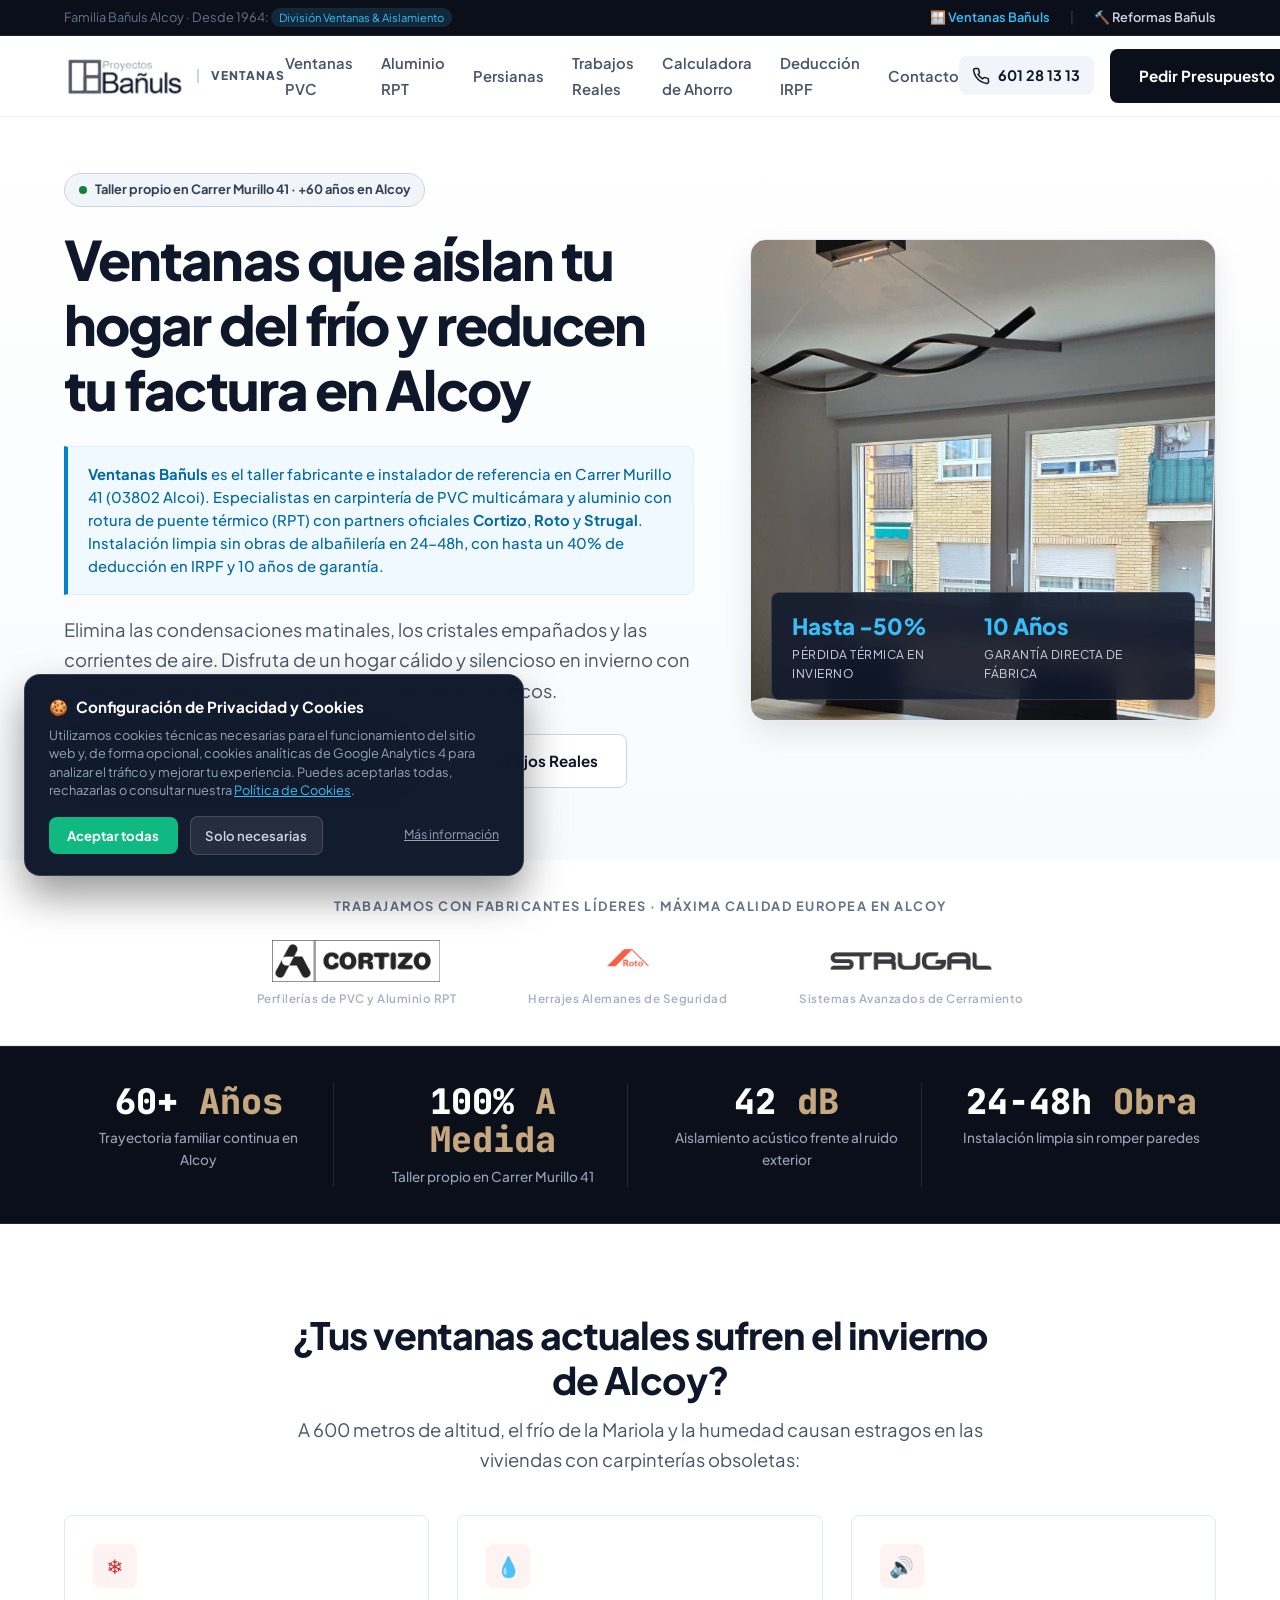
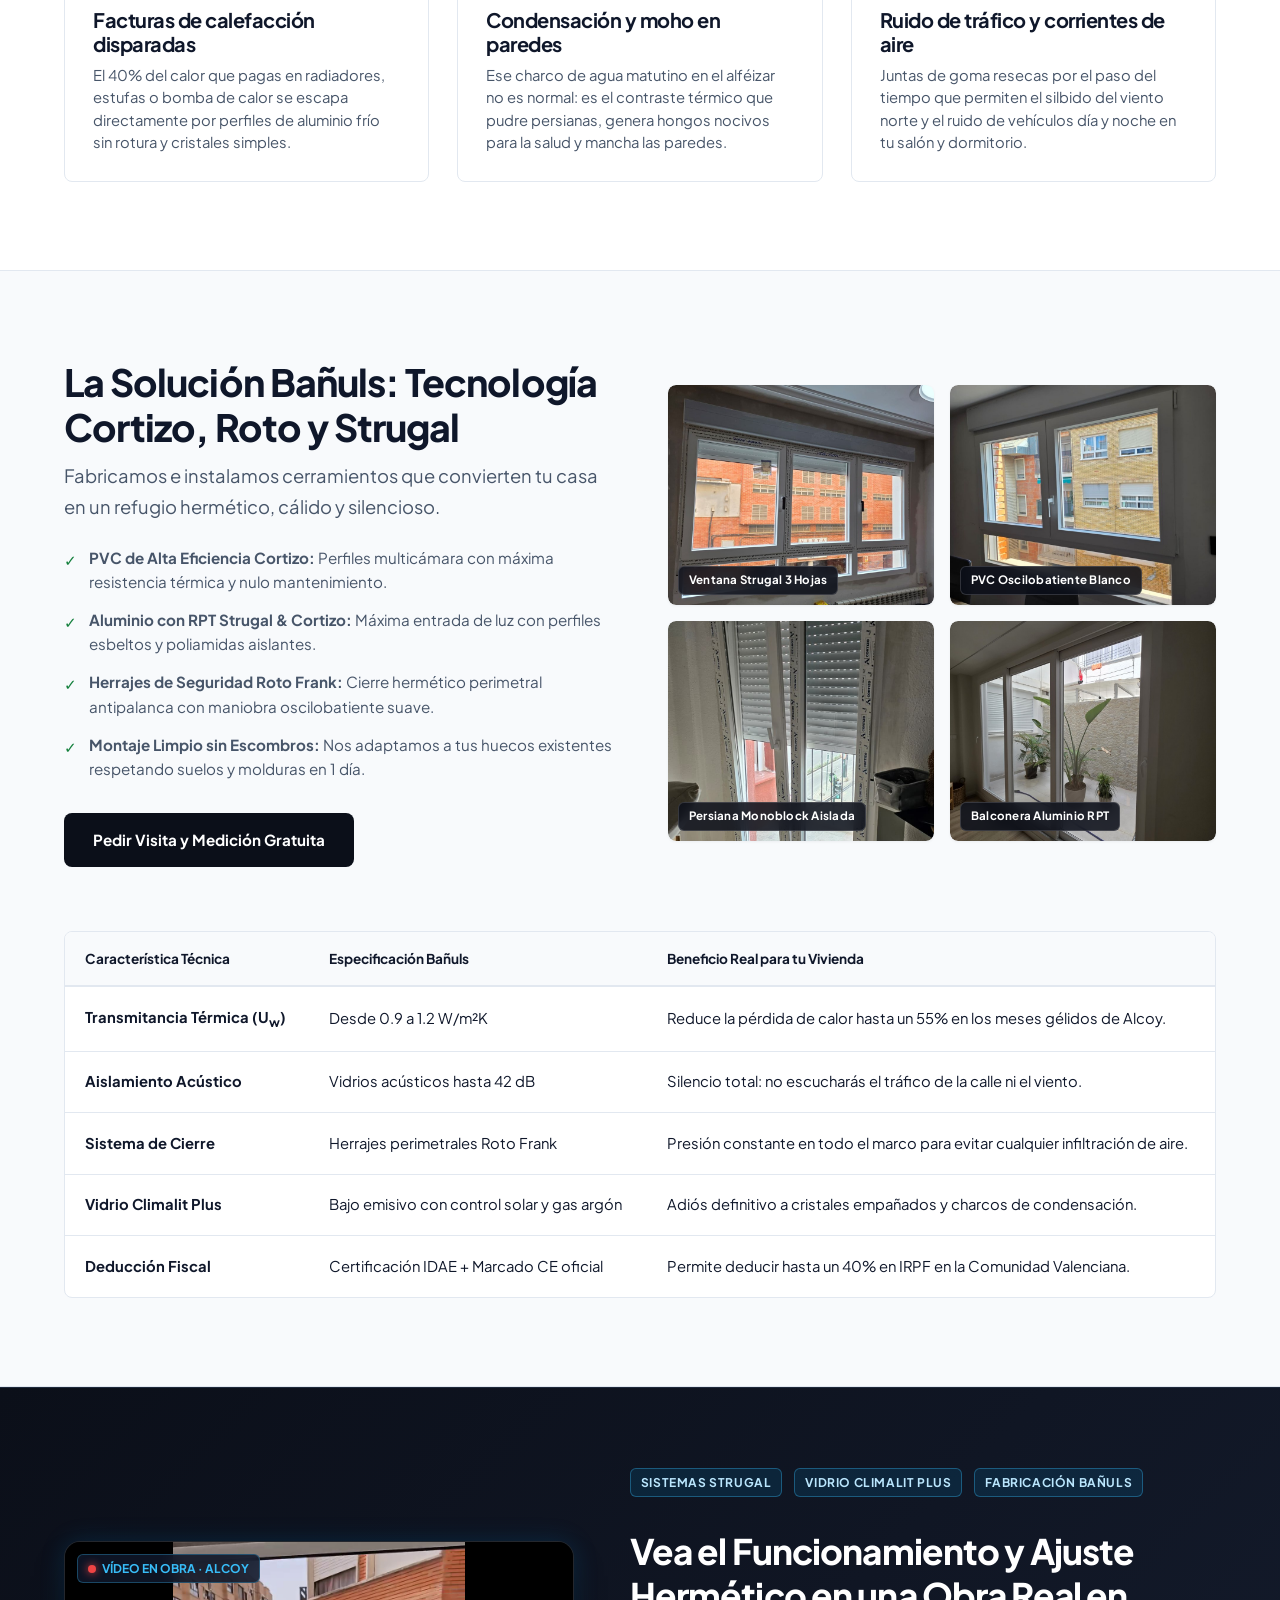
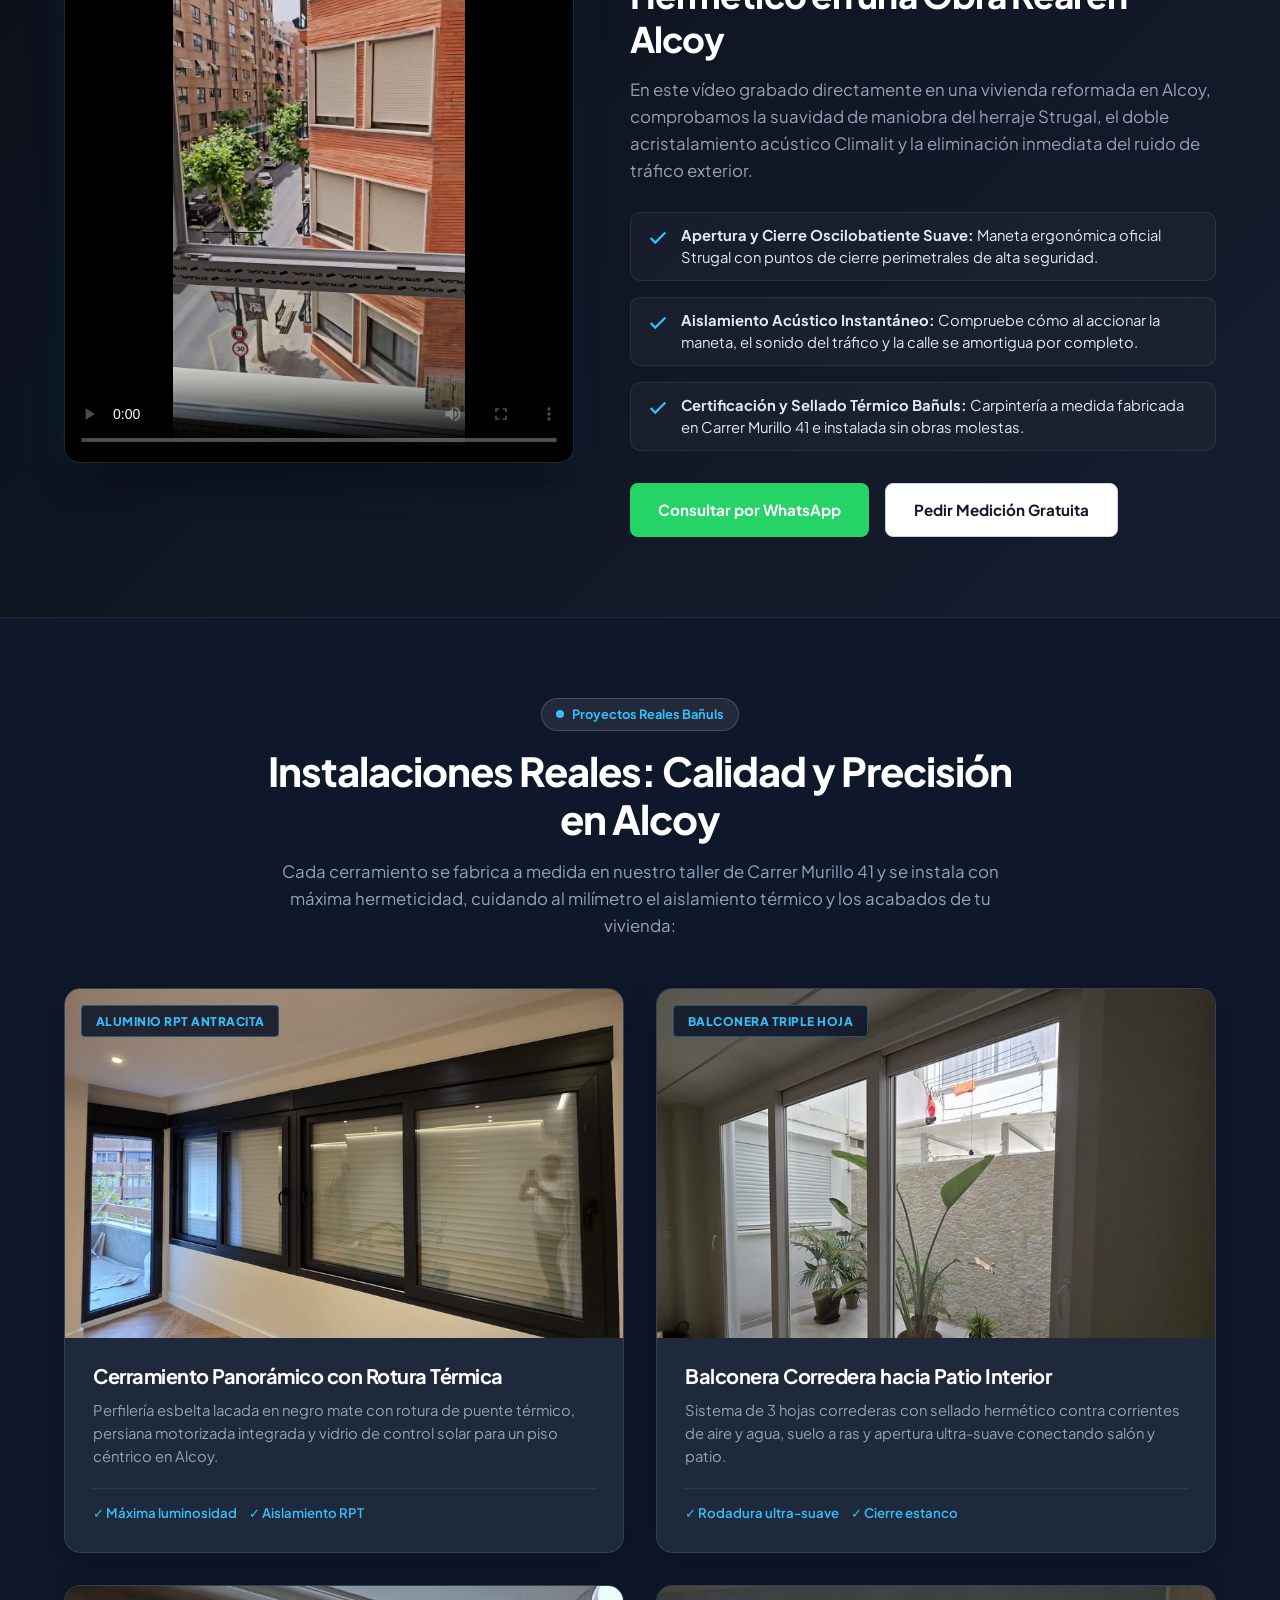
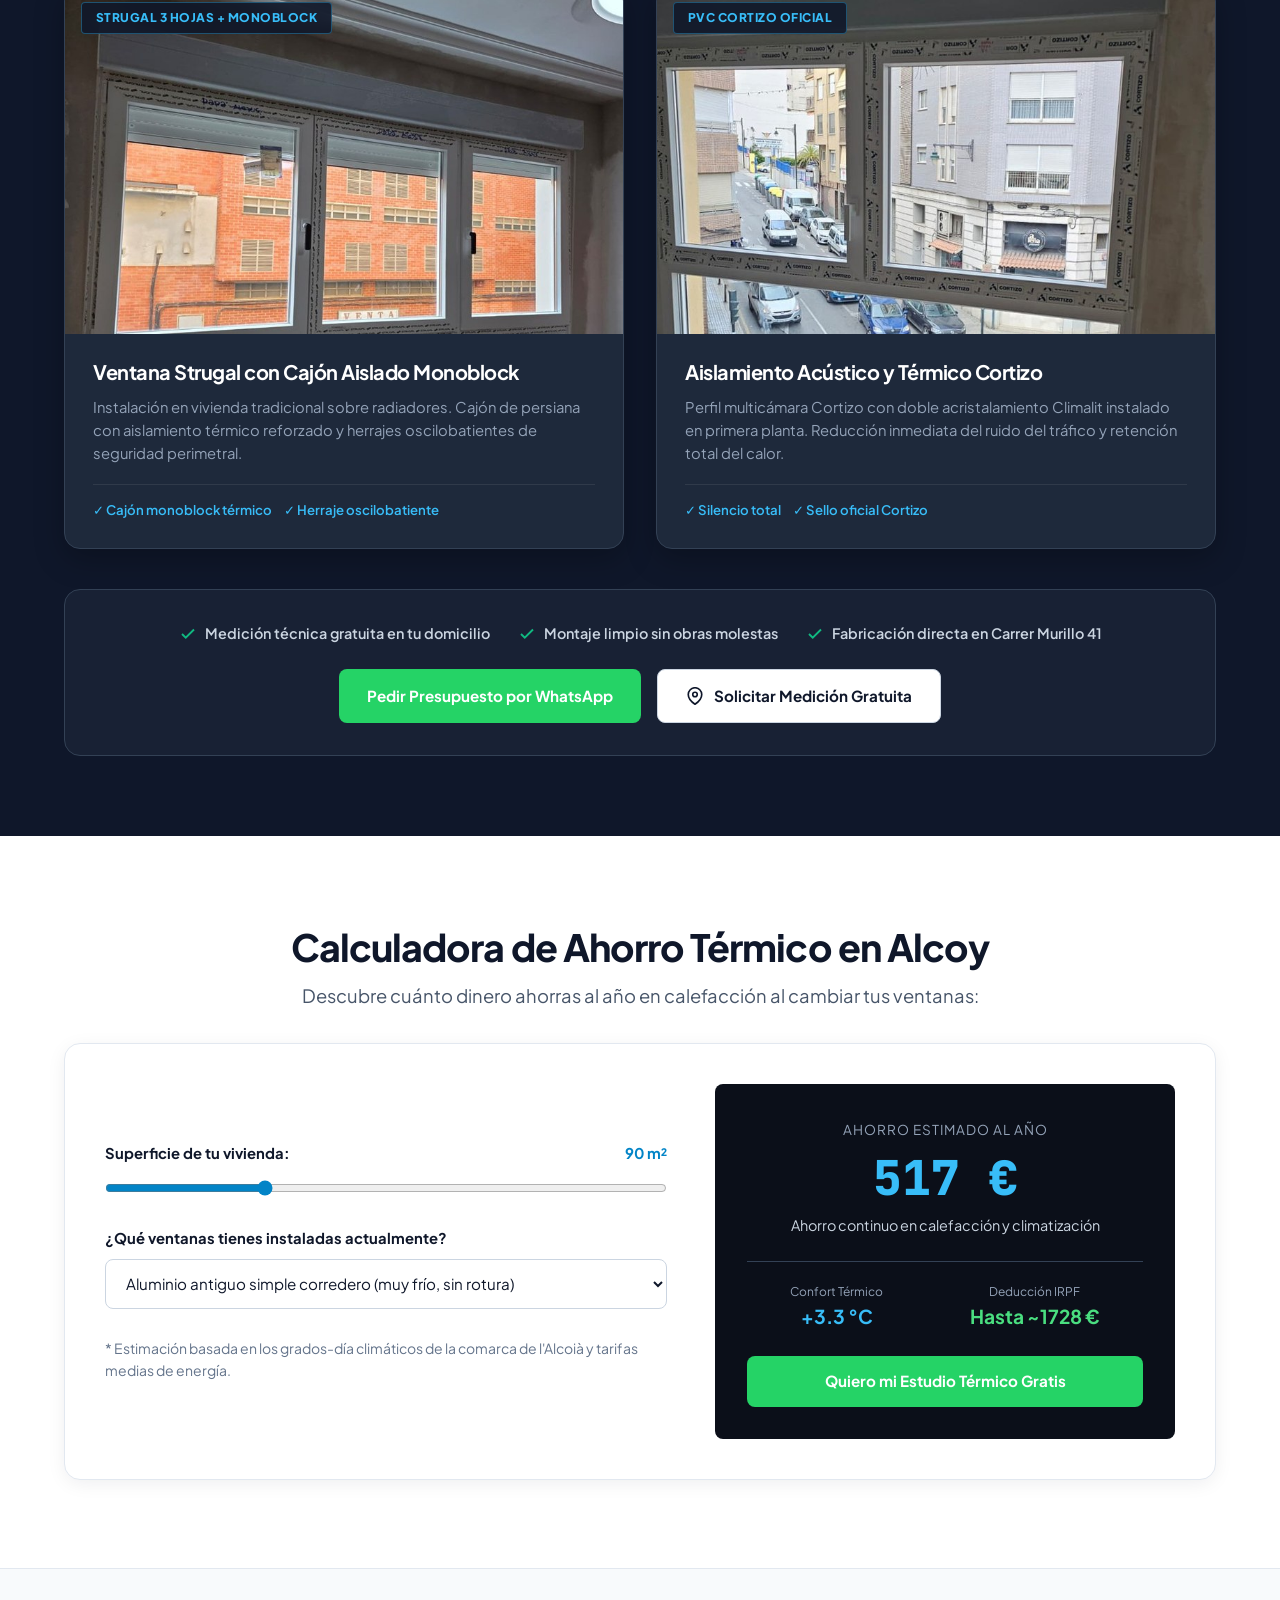
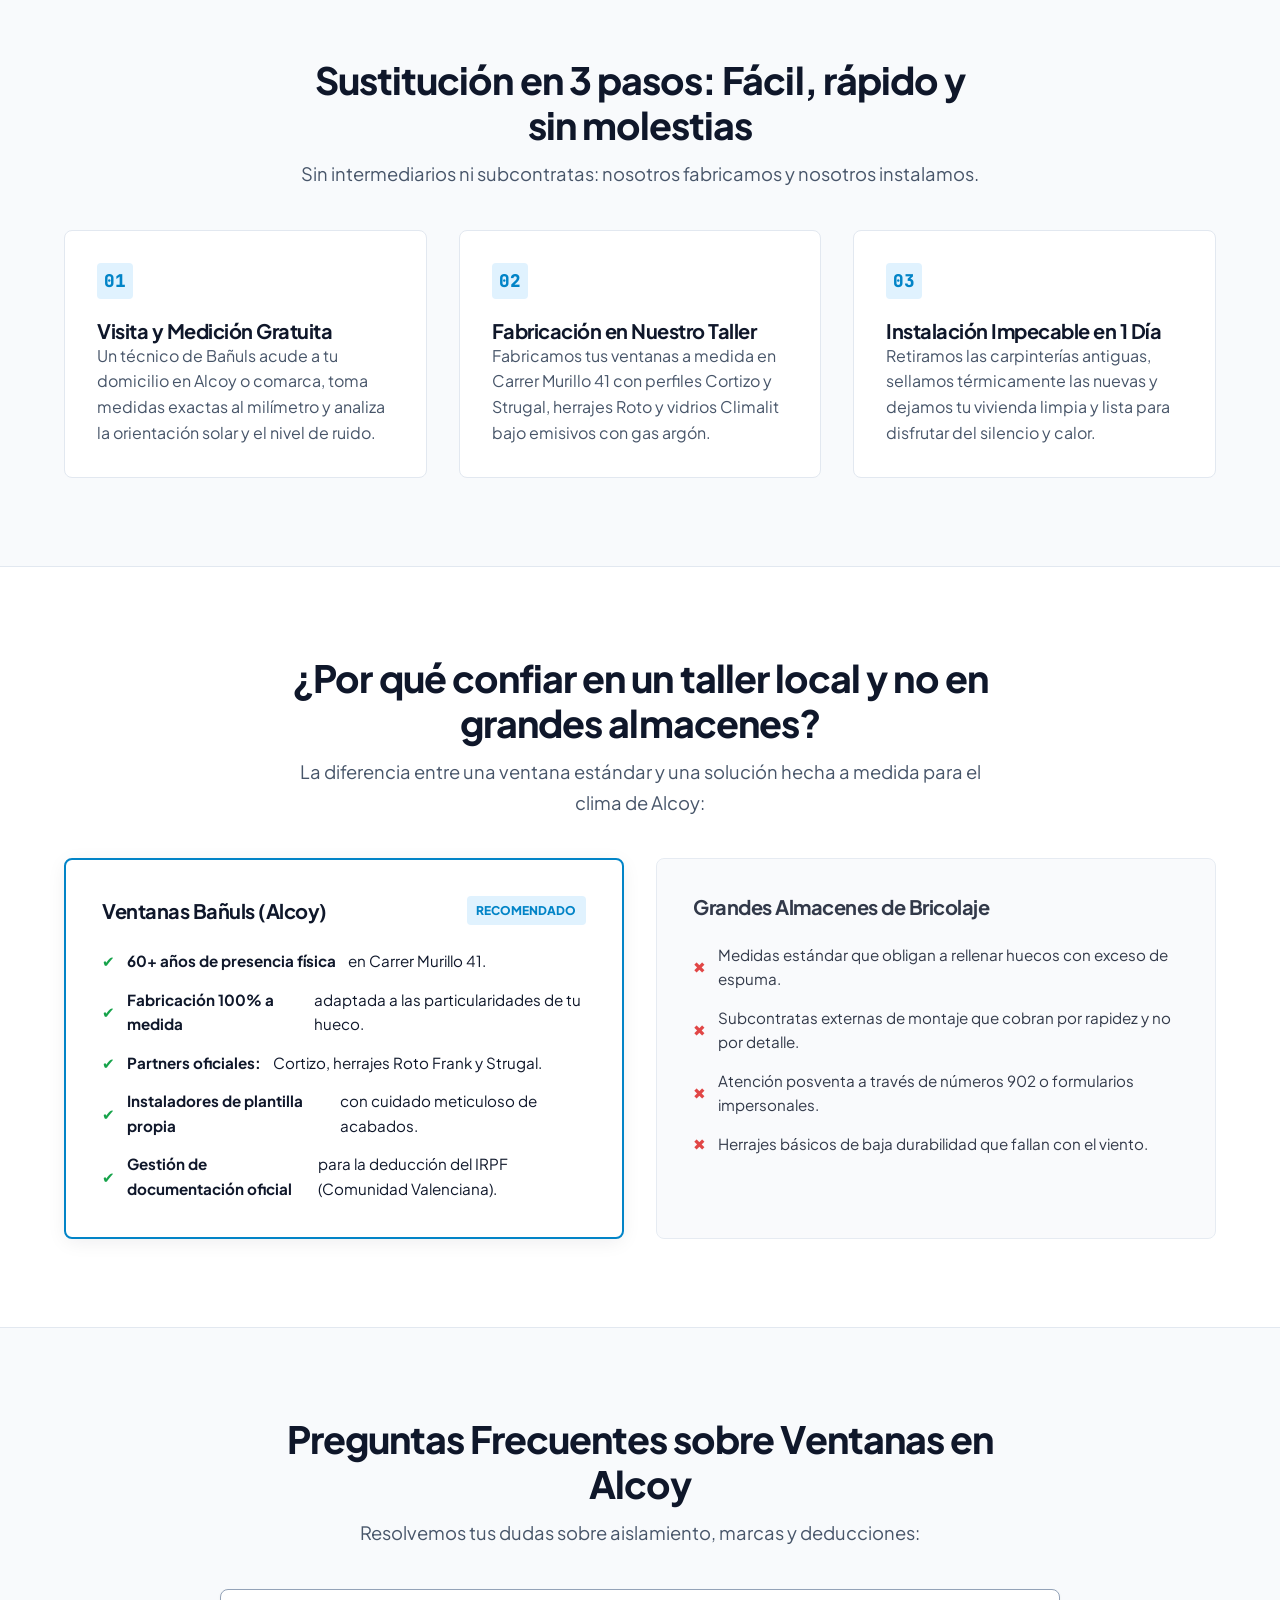
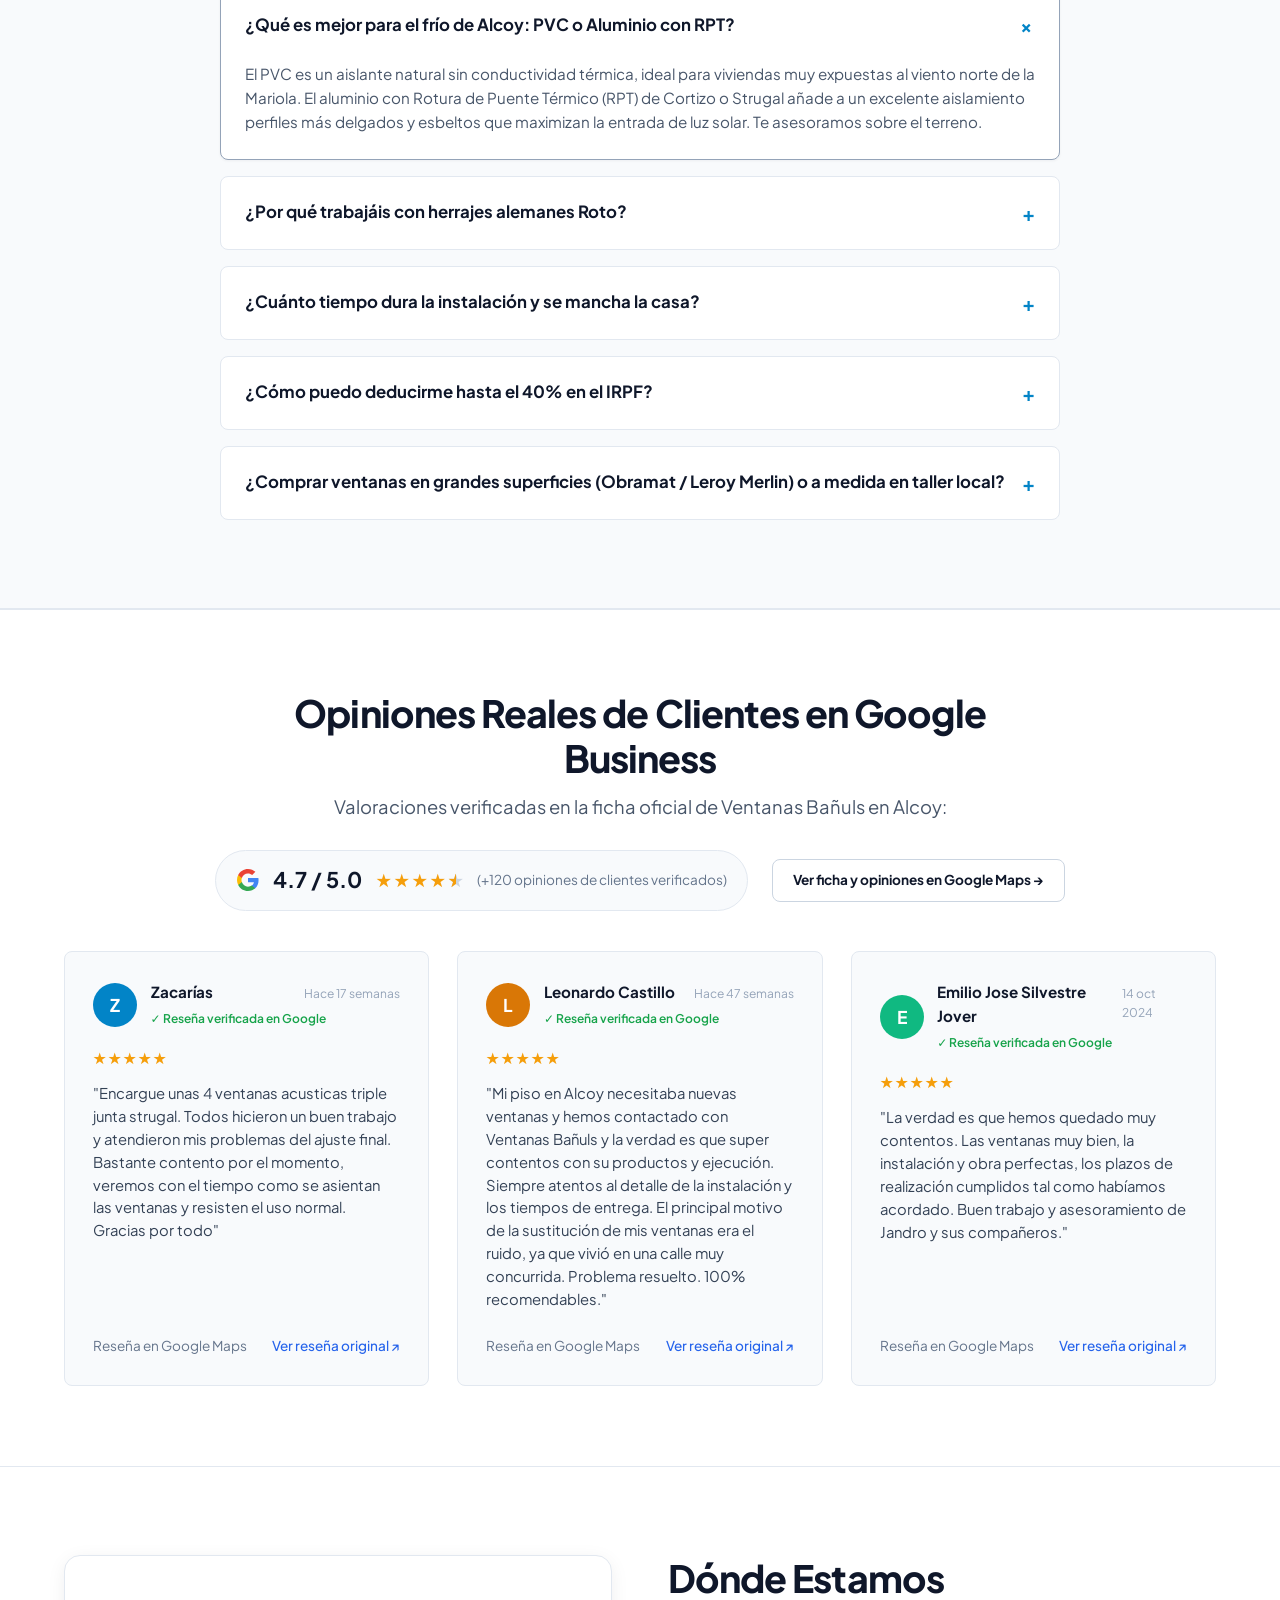
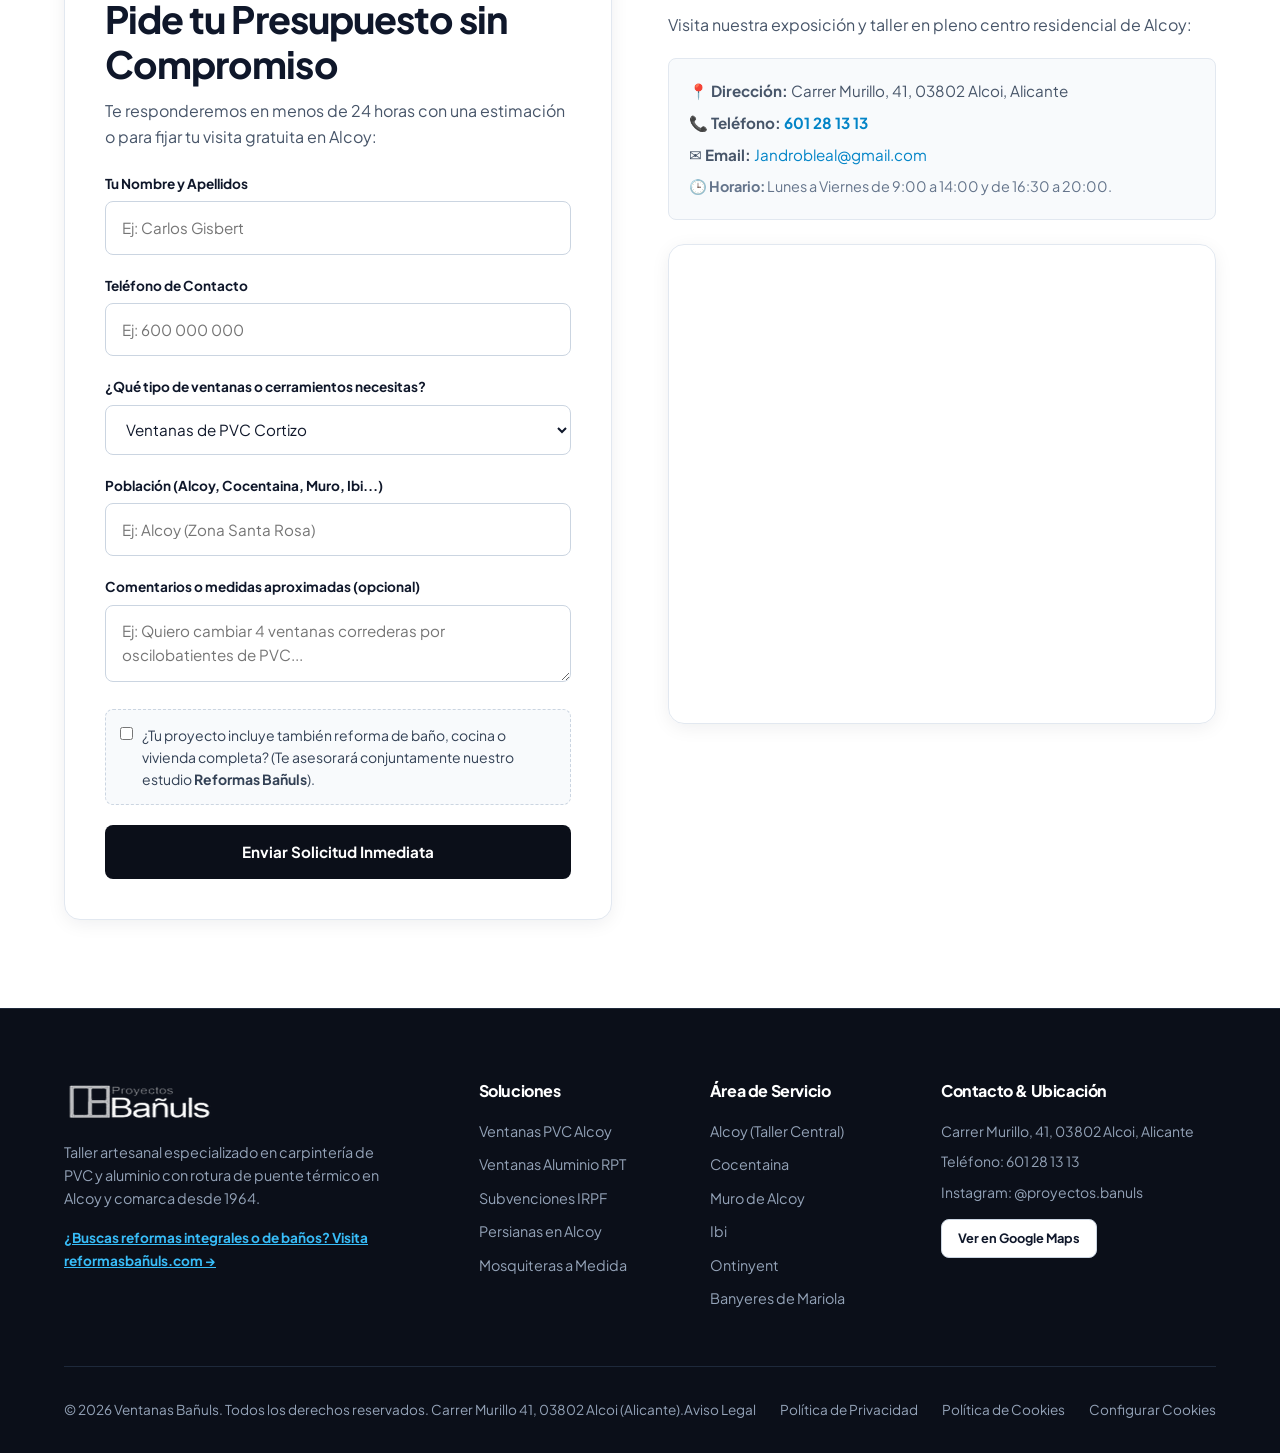
<file: index.html>
<!DOCTYPE html>
<html lang="es">
<head>
  <meta charset="UTF-8">
  <meta name="viewport" content="width=device-width, initial-scale=1.0">
  <!-- Favicon Suite -->
  <link rel="icon" type="image/x-icon" href="/favicon.ico">
  <link rel="icon" type="image/png" sizes="32x32" href="assets/favicon-32x32.png">
  <link rel="icon" type="image/png" sizes="16x16" href="assets/favicon-16x16.png">
  <link rel="apple-touch-icon" sizes="180x180" href="assets/apple-touch-icon.png">

  
  <!-- Canonical & Search Engine Meta -->
  <title>Ventanas Bañuls Alcoy | Carpintería de PVC, Aluminio RPT y Cerramientos</title>
  <meta name="description" content="Taller oficial de ventanas de PVC y aluminio con rotura de puente térmico en Alcoy. Fabricación a medida con Cortizo, Roto y Strugal en Carrer Murillo 41. Presupuesto sin compromiso.">
  <link rel="canonical" href="https://xn--ventanasbauls-rkb.com/">
  <meta name="robots" content="index, follow, max-snippet:-1, max-image-preview:large">

  <!-- Open Graph -->
  <meta property="og:type" content="business.business">
  <meta property="og:title" content="Ventanas Bañuls | Expertos en Aislamiento Térmico y Ventanas en Alcoy">
  <meta property="og:description" content="Aísla tu vivienda del frío de Alcoy y ahorra hasta un 45% en calefacción. Instalación limpia sin obra con Cortizo, Roto y Strugal en Carrer Murillo 41.">
  <meta property="og:url" content="https://xn--ventanasbauls-rkb.com/">
  <meta property="og:image" content="https://xn--ventanasbauls-rkb.com/assets/img/hero-living-window.jpg">
  <meta property="business:contact_data:street_address" content="Carrer Murillo, 41">
  <meta property="business:contact_data:locality" content="Alcoi">
  <meta property="business:contact_data:postal_code" content="03802">
  <meta property="business:contact_data:country_name" content="España">

  <!-- Fonts & Stylesheet -->
  <link rel="preconnect" href="https://fonts.googleapis.com">
  <link rel="preconnect" href="https://fonts.gstatic.com" crossorigin>
  <link href="https://fonts.googleapis.com/css2?family=Plus+Jakarta+Sans:wght@400;500;600;700;800&family=JetBrains+Mono:wght@500;700;800&display=swap" rel="stylesheet">
  <link rel="stylesheet" href="css/style.css">

  <!-- AEO & Local GEO Structured Data (JSON-LD) -->
  <script type="application/ld+json">
  {
    "@context": "https://schema.org",
    "@graph": [
      {
        "@type": ["HomeAndConstructionBusiness", "LocalBusiness"],
        "@id": "https://xn--ventanasbauls-rkb.com/#organization",
        "name": "Ventanas Bañuls",
        "url": "https://xn--ventanasbauls-rkb.com/",
        "logo": "https://xn--ventanasbauls-rkb.com/assets/img/logo-banuls.svg",
        "image": "https://xn--ventanasbauls-rkb.com/assets/img/hero-living-window.jpg",
        "description": "Taller fabricante e instalador en Alcoy con más de 60 años de trayectoria. Especialistas en ventanas de PVC multicámara, aluminio con rotura de puente térmico (RPT), cerramientos y persianas con partners oficiales como Cortizo, Roto y Strugal.",
        "telephone": "+34601281313",
        "email": "Jandrobleal@gmail.com",
        "address": {
          "@type": "PostalAddress",
          "streetAddress": "Carrer Murillo, 41",
          "addressLocality": "Alcoi",
          "addressRegion": "Alicante",
          "postalCode": "03802",
          "addressCountry": "ES"
        },
        "geo": {
          "@type": "GeoCoordinates",
          "latitude": 38.6946,
          "longitude": -0.4789
        },
        "areaServed": [
          {"@type": "City", "name": "Alcoi"},
          {"@type": "City", "name": "Cocentaina"},
          {"@type": "City", "name": "Muro de Alcoy"},
          {"@type": "City", "name": "Ibi"},
          {"@type": "City", "name": "Ontinyent"},
          {"@type": "City", "name": "Banyeres de Mariola"}
        ],
        "sameAs": [
          "https://maps.google.com/?cid=16312868201641150123",
          "https://www.instagram.com/proyectos.banuls/"
        ],
        "aggregateRating": {
          "@type": "AggregateRating",
          "ratingValue": "4.7",
          "reviewCount": "120",
          "bestRating": "5"
        },
        "review": [
          {
            "@type": "Review",
            "author": {
              "@type": "Person",
              "name": "Zacarías"
            },
            "reviewRating": {
              "@type": "Rating",
              "ratingValue": "5",
              "bestRating": "5"
            },
            "reviewBody": "Encargue unas 4 ventanas acusticas triple junta strugal. Todos hicieron un buen trabajo y atendieron mis problemas del ajuste final. Bastante contento por el momento, veremos con el tiempo como se asientan las ventanas y resisten el uso normal. Gracias por todo"
          },
          {
            "@type": "Review",
            "author": {
              "@type": "Person",
              "name": "Leonardo Castillo"
            },
            "reviewRating": {
              "@type": "Rating",
              "ratingValue": "5",
              "bestRating": "5"
            },
            "reviewBody": "Mi piso en Alcoy necesitaba nuevas ventanas y hemos contactado con Ventanas Bañuls y la verdad es que super contentos con su productos y ejecución. Siempre atentos al detalle de la instalación y los tiempos de entrega. El principal motivo de la sustitución de mis ventanas era el ruido, ya que vivió en una calle muy concurrida. Problema resuelto. 100% recomendables."
          },
          {
            "@type": "Review",
            "author": {
              "@type": "Person",
              "name": "Emilio Jose Silvestre Jover"
            },
            "reviewRating": {
              "@type": "Rating",
              "ratingValue": "5",
              "bestRating": "5"
            },
            "reviewBody": "La verdad es que hemos quedado muy contentos. Las ventanas muy bien, la instalación y obra perfectas, los plazos de realización cumplidos tal como habíamos acordado. Buen trabajo y asesoramiento de Jandro y sus compañeros."
          }
        ],
        "parentOrganization": {
          "@type": "Organization",
          "name": "Grupo Bañuls Alcoy"
        },
        "relatedTo": {
          "@type": "LocalBusiness",
          "name": "Reformas Bañuls",
          "url": "https://xn--reformasbauls-rkb.com/"
        }
      },
      {
        "@type": "FAQPage",
        "@id": "https://xn--ventanasbauls-rkb.com/#faq",
        "mainEntity": [
          {
            "@type": "Question",
            "name": "¿Por qué es tan necesario cambiar las ventanas antiguas en Alcoy?",
            "acceptedAnswer": {
              "@type": "Answer",
              "text": "Alcoy se sitúa a 600 metros de altitud con heladas frecuentes y altos niveles de humedad invernal. Las ventanas antiguas de aluminio simple sin rotura térmica conducen el frío al interior, provocando condensación continua, moho en las paredes y disparando el gasto en calefacción hasta un 45%. Con carpintería de PVC o aluminio RPT se corta este puente térmico."
            }
          },
          {
            "@type": "Question",
            "name": "¿Con qué marcas de perfilería y herrajes trabajáis?",
            "acceptedAnswer": {
              "@type": "Answer",
              "text": "Trabajamos con los fabricantes líderes más prestigiosos del mercado: sistemas de aluminio y PVC Cortizo, herrajes de alta seguridad y maniobra suave Roto Frank y cerramientos arquitectónicos Strugal."
            }
          },
          {
            "@type": "Question",
            "name": "¿Cuánto se tarda en cambiar las ventanas de una casa y si requiere obras?",
            "acceptedAnswer": {
              "@type": "Answer",
              "text": "En la mayoría de los casos, la sustitución se realiza sin obras de albañilería molestas. Nuestro equipo de instaladores propios retira la carpintería vieja y monta la nueva sobre el premarco existente, completando una vivienda en 1 o 2 días sin levantar polvo ni dañar la pintura."
            }
          },
          {
            "@type": "Question",
            "name": "¿Qué ayudas o deducciones de IRPF existen en la Comunidad Valenciana?",
            "acceptedAnswer": {
              "@type": "Answer",
              "text": "Existe una deducción autonómica y estatal en el IRPF de entre el 20% y el 40% del importe invertido para actuaciones que reduzcan la demanda de calefacción/refrigeración en al menos un 30%. En Ventanas Bañuls facilitamos toda la documentación técnica homologada requerida."
            }
          },
          {
            "@type": "Question",
            "name": "¿Comprar ventanas en grandes superficies (Obramat / Leroy Merlin) o a medida en taller local?",
            "acceptedAnswer": {
              "@type": "Answer",
              "text": "Las ventanas de grandes superficies o almacenes de bricolaje (como Obramat o Leroy Merlin) se comercializan en medidas estándar de serie con perfiles y herrajes genéricos que rara vez encajan al milímetro en las viviendas de Alcoy. Esto suele obligar a realizar obras de albañilería molestas, remates con suplementos o pérdidas de aislamiento térmico. En Ventanas Bañuls fabricamos cada ventana exactamente al milímetro en nuestro taller de Carrer Murillo 41 con sistemas líderes Cortizo y Strugal y herrajes alemanes Roto Frank, instalamos sin obra en seco con sellado estanco y emitimos el certificado energético homologado para deducirte hasta el 40% en IRPF."
            }
          },
          {
            "@type": "Question",
            "name": "¿Hacéis también reformas integrales o de baños?",
            "acceptedAnswer": {
              "@type": "Answer",
              "text": "Sí. Dentro del grupo familiar contamos con nuestra división especializada Reformas Bañuls (@proyectos.banuls), con la que coordinamos reformas integrales, cambio de bañera por ducha, mamparas a medida y cocinas de diseño."
            }
          }
        ]
      }
    ]
  }
  </script>
  <script src="js/analytics.js" defer></script>
</head>
<body>

  <!-- ========================================================================
       TOPBAR ECOSYSTEM NETWORK (Cross-link a reformasbañuls.com)
       ======================================================================== -->
  <div class="network-bar">
    <div class="container network-bar-inner">
      <div class="network-bar-label">
        <span style="color: #64748B;">Familia Bañuls Alcoy · Desde 1964:</span>
        <span class="network-badge">División Ventanas &amp; Aislamiento</span>
      </div>
      <div class="network-links">
        <span class="network-link active">
          🪟 Ventanas Bañuls
        </span>
        <span style="color: #334155;">|</span>
        <a href="https://xn--reformasbauls-rkb.com/" class="network-link" title="Ir a Reformas Bañuls">
          🔨 Reformas Bañuls
        </a>
      </div>
    </div>
  </div>

  <!-- ========================================================================
       SITE HEADER & NAVIGATION
       ======================================================================== -->
  <header class="site-header">
    <div class="container header-inner">
      <a href="/" class="brand-logo" aria-label="Bañuls - Inicio">
        <img src="assets/img/logo-oficial-banuls.png" alt="Bañuls Alcoy" width="160" height="42">
        <span class="brand-division-tag">Ventanas</span>
      </a>
      
      <nav aria-label="Navegación principal">
        <ul class="nav-links">
          <li><a href="ventanas-pvc-alcoy.html" class="nav-link">Ventanas PVC</a></li>
          <li><a href="ventanas-aluminio-rpt.html" class="nav-link">Aluminio RPT</a></li>
          <li><a href="persianas-alcoy.html" class="nav-link">Persianas</a></li>
          <li><a href="#transformacion" class="nav-link">Trabajos Reales</a></li>
          <li><a href="#simulador" class="nav-link">Calculadora de Ahorro</a></li>
          <li><a href="subvenciones-ventanas.html" class="nav-link">Deducción IRPF</a></li>
          <li><a href="#contacto" class="nav-link">Contacto</a></li>
        </ul>
      </nav>

      <div class="header-actions">
        <a href="tel:+34601281313" class="phone-badge" title="Llamar al taller">
          <svg width="18" height="18" viewBox="0 0 24 24" fill="none" stroke="currentColor" stroke-width="2"><path d="M22 16.92v3a2 2 0 0 1-2.18 2 19.79 19.79 0 0 1-8.63-3.07 19.5 19.5 0 0 1-6-6 19.79 19.79 0 0 1-3.07-8.67A2 2 0 0 1 4.11 2h3a2 2 0 0 1 2 1.72 12.84 12.84 0 0 0 .7 2.81 2 2 0 0 1-.45 2.11L8.09 9.91a16 16 0 0 0 6 6l1.27-1.27a2 2 0 0 1 2.11-.45 12.84 12.84 0 0 0 2.81.7A2 2 0 0 1 22 16.92z"></path></svg>
          601 28 13 13
        </a>
        <a href="#contacto" class="btn btn-primary">Pedir Presupuesto</a>
      </div>
    </div>
  </header>

  <main>
    <!-- ======================================================================
         SECTION 1 & 2: HERO & AEO DIRECT ANSWER EXTRACTION BLOCK
         ====================================================================== -->
    <section class="section hero-section">
      <div class="container hero-grid">
        <div class="hero-content">
          <div class="heritage-pill">
            <span class="heritage-dot"></span>
            Taller propio en Carrer Murillo 41 · +60 años en Alcoy
          </div>

          <h1>Ventanas que aíslan tu hogar del frío y reducen tu factura en Alcoy</h1>

          <!-- AEO EXTRACTION BLOCK -->
          <div class="aeo-extraction-block" role="region" aria-label="Información canónica del negocio">
            <p><strong>Ventanas Bañuls</strong> es el taller fabricante e instalador de referencia en Carrer Murillo 41 (03802 Alcoi). Especialistas en carpintería de PVC multicámara y aluminio con rotura de puente térmico (RPT) con partners oficiales <strong>Cortizo</strong>, <strong>Roto</strong> y <strong>Strugal</strong>. Instalación limpia sin obras de albañilería en 24-48h, con hasta un 40% de deducción en IRPF y 10 años de garantía.</p>
          </div>

          <p class="text-lead">
            Elimina las condensaciones matinales, los cristales empañados y las corrientes de aire. Disfruta de un hogar cálido y silencioso en invierno con carpinterías fabricadas a la medida exacta de tus huecos.
          </p>

          <div class="hero-actions">
            <a href="https://wa.me/34601281313?text=Hola%20Ventanas%20Bañuls,%20quiero%20pedir%20presupuesto%20para%20cambiar%20mis%20ventanas%20en%20Alcoy" target="_blank" rel="noopener" class="btn btn-whatsapp">
              <svg width="20" height="20" viewBox="0 0 24 24" fill="currentColor"><path d="M.057 24l1.687-6.163c-1.041-1.804-1.588-3.849-1.587-5.946.003-6.556 5.338-11.891 11.893-11.891 3.181.001 6.167 1.24 8.413 3.488 2.245 2.248 3.481 5.236 3.48 8.414-.003 6.557-5.338 11.892-11.893 11.892-1.99-.001-3.951-.5-5.688-1.448l-6.305 1.654zm6.597-3.807c1.676.995 3.276 1.591 5.392 1.592 5.448 0 9.886-4.434 9.889-9.885.002-5.462-4.415-9.89-9.881-9.892-5.452 0-9.887 4.434-9.889 9.884-.001 2.225.651 3.891 1.746 5.634l-.999 3.648 3.742-.981zm11.387-5.464c-.074-.124-.272-.198-.57-.347-.297-.149-1.758-.868-2.031-.967-.272-.099-.47-.149-.669.149-.198.297-.768.967-.941 1.165-.173.198-.347.223-.644.074-.297-.149-1.255-.462-2.39-1.475-.883-.788-1.48-1.761-1.653-2.059-.173-.297-.018-.458.13-.606.134-.133.297-.347.446-.521.151-.172.2-.296.3-.495.099-.198.05-.372-.025-.521-.075-.148-.669-1.611-.916-2.206-.242-.579-.487-.501-.669-.51l-.57-.01c-.198 0-.52.074-.792.372s-1.04 1.016-1.04 2.479 1.065 2.876 1.213 3.074c.149.198 2.095 3.2 5.076 4.487.709.306 1.263.489 1.694.626.712.226 1.36.194 1.872.118.571-.085 1.758-.719 2.006-1.413.248-.695.248-1.29.173-1.414z"/></svg>
              Presupuesto Rápido por WhatsApp
            </a>
            <a href="#transformacion" class="btn btn-secondary">Ver Trabajos Reales</a>
          </div>
        </div>

        <div class="hero-visual-wrapper">
          <img src="assets/img/hero-living-window.jpg" alt="Ventanales y aislamiento térmico en salón de Alcoy" width="800" height="480" loading="eager">
          <div class="hero-floating-card">
            <div>
              <div class="floating-stat-num">Hasta -50%</div>
              <div class="floating-stat-lbl">Pérdida Térmica en Invierno</div>
            </div>
            <div>
              <div class="floating-stat-num">10 Años</div>
              <div class="floating-stat-lbl">Garantía Directa de Fábrica</div>
            </div>
          </div>
        </div>
      </div>
    </section>

    <!-- ======================================================================
         SECTION 2: BRAND PARTNERS (Cortizo, Roto, Strugal)
         ====================================================================== -->
    <section class="brand-partners-section" aria-label="Marcas oficiales de carpintería y herrajes">
      <div class="container">
        <div class="brand-partners-header">
          Trabajamos con Fabricantes Líderes · Máxima Calidad Europea en Alcoy
        </div>
        <div class="brand-partners-grid">
          <div class="partner-logo-item">
            <img src="assets/img/partners/cortizo.png" alt="Cortizo - Sistemas de PVC y aluminio" width="160" height="40" loading="lazy">
            <span class="partner-label">Perfilerías de PVC y Aluminio RPT</span>
          </div>

          <div class="partner-logo-item">
            <img src="assets/img/partners/roto.png" alt="Roto - Herrajes alemanes de precisión" width="100" height="44" loading="lazy">
            <span class="partner-label">Herrajes Alemanes de Seguridad</span>
          </div>

          <div class="partner-logo-item">
            <img src="assets/img/partners/strugal.png" alt="Strugal - Cerramientos arquitectónicos" width="150" height="35" loading="lazy">
            <span class="partner-label">Sistemas Avanzados de Cerramiento</span>
          </div>
        </div>
      </div>
    </section>

    <!-- ======================================================================
         SECTION 3: TRUST STRIP & METRICS
         ====================================================================== -->
    <section class="trust-strip" aria-label="Métricas de confianza">
      <div class="container trust-metrics-grid">
        <div class="metric-item">
          <div class="metric-value">60+ <span>Años</span></div>
          <div class="metric-label">Trayectoria familiar continua en Alcoy</div>
        </div>
        <div class="metric-item">
          <div class="metric-value">100% <span>A Medida</span></div>
          <div class="metric-label">Taller propio en Carrer Murillo 41</div>
        </div>
        <div class="metric-item">
          <div class="metric-value">42 <span>dB</span></div>
          <div class="metric-label">Aislamiento acústico frente al ruido exterior</div>
        </div>
        <div class="metric-item">
          <div class="metric-value">24-48h <span>Obra</span></div>
          <div class="metric-label">Instalación limpia sin romper paredes</div>
        </div>
      </div>
    </section>

    <!-- ======================================================================
         SECTION 4: PROBLEM-MIRROR (El Frío de Alcoy)
         ====================================================================== -->
    <section class="section" id="problema">
      <div class="container">
        <div style="text-align: center; max-width: 720px; margin: 0 auto;">
          <h2>¿Tus ventanas actuales sufren el invierno de Alcoy?</h2>
          <p class="text-lead" style="margin: 0 auto;">
            A 600 metros de altitud, el frío de la Mariola y la humedad causan estragos en las viviendas con carpinterías obsoletas:
          </p>
        </div>

        <div class="problem-grid">
          <div class="problem-card">
            <div class="problem-icon">❄️</div>
            <h3>Facturas de calefacción disparadas</h3>
            <p>El 40% del calor que pagas en radiadores, estufas o bomba de calor se escapa directamente por perfiles de aluminio frío sin rotura y cristales simples.</p>
          </div>

          <div class="problem-card">
            <div class="problem-icon">💧</div>
            <h3>Condensación y moho en paredes</h3>
            <p>Ese charco de agua matutino en el alféizar no es normal: es el contraste térmico que pudre persianas, genera hongos nocivos para la salud y mancha las paredes.</p>
          </div>

          <div class="problem-card">
            <div class="problem-icon">🔊</div>
            <h3>Ruido de tráfico y corrientes de aire</h3>
            <p>Juntas de goma resecas por el paso del tiempo que permiten el silbido del viento norte y el ruido de vehículos día y noche en tu salón y dormitorio.</p>
          </div>
        </div>
      </div>
    </section>

    <!-- ======================================================================
         SECTION 5 & 6: SOLUTIONS & SPECS TABLE
         ====================================================================== -->
    <section class="section section-muted" id="soluciones">
      <div class="container">
        <div class="solution-split">
          <div>
            <h2>La Solución Bañuls: Tecnología Cortizo, Roto y Strugal</h2>
            <p class="text-lead">
              Fabricamos e instalamos cerramientos que convierten tu casa en un refugio hermético, cálido y silencioso.
            </p>

            <ul class="solution-checklist">
              <li>
                <span class="check-icon">✓</span>
                <div><strong>PVC de Alta Eficiencia Cortizo:</strong> Perfiles multicámara con máxima resistencia térmica y nulo mantenimiento.</div>
              </li>
              <li>
                <span class="check-icon">✓</span>
                <div><strong>Aluminio con RPT Strugal &amp; Cortizo:</strong> Máxima entrada de luz con perfiles esbeltos y poliamidas aislantes.</div>
              </li>
              <li>
                <span class="check-icon">✓</span>
                <div><strong>Herrajes de Seguridad Roto Frank:</strong> Cierre hermético perimetral antipalanca con maniobra oscilobatiente suave.</div>
              </li>
              <li>
                <span class="check-icon">✓</span>
                <div><strong>Montaje Limpio sin Escombros:</strong> Nos adaptamos a tus huecos existentes respetando suelos y molduras en 1 día.</div>
              </li>
            </ul>

            <div style="margin-top: 2rem;">
              <a href="#contacto" class="btn btn-primary">Pedir Visita y Medición Gratuita</a>
            </div>
          </div>

          <div class="solution-gallery">
            <div class="gallery-item-with-caption">
              <img src="assets/img/proyectos/demostracion-herraje-strugal.jpg" alt="Ventana Strugal con persiana monoblock instalada por Bañuls" width="720" height="1280" loading="lazy">
              <div class="item-overlay-badge">Ventana Strugal 3 Hojas</div>
            </div>
            <div class="gallery-item-with-caption">
              <img src="assets/img/proyectos/ventana-oscilobatiente-pvc-banuls.jpg" alt="Ventana de PVC oscilobatiente blanca con persiana monoblock" width="1440" height="1919" loading="lazy">
              <div class="item-overlay-badge">PVC Oscilobatiente Blanco</div>
            </div>
            <div class="gallery-item-with-caption">
              <img src="assets/img/proyectos/ventana-pvc-persiana-monoblock.jpg" alt="Ventana de PVC con persiana monoblock aislada y doble hoja" width="1440" height="1800" loading="lazy">
              <div class="item-overlay-badge">Persiana Monoblock Aislada</div>
            </div>
            <div class="gallery-item-with-caption">
              <img src="assets/img/proyectos/balconera-aluminio-rpt-salon.jpg" alt="Balconera de aluminio con rotura de puente térmico en salón de Alcoy" width="720" height="720" loading="lazy">
              <div class="item-overlay-badge">Balconera Aluminio RPT</div>
            </div>
          </div>
        </div>

        <div class="specs-table-wrapper"  style="margin-top: 4rem;">
          <table class="specs-table">
            <thead>
              <tr>
                <th>Característica Técnica</th>
                <th>Especificación Bañuls</th>
                <th>Beneficio Real para tu Vivienda</th>
              </tr>
            </thead>
            <tbody>
              <tr>
                <td><strong>Transmitancia Térmica (U<sub>w</sub>)</strong></td>
                <td>Desde 0.9 a 1.2 W/m²K</td>
                <td>Reduce la pérdida de calor hasta un 55% en los meses gélidos de Alcoy.</td>
              </tr>
              <tr>
                <td><strong>Aislamiento Acústico</strong></td>
                <td>Vidrios acústicos hasta 42 dB</td>
                <td>Silencio total: no escucharás el tráfico de la calle ni el viento.</td>
              </tr>
              <tr>
                <td><strong>Sistema de Cierre</strong></td>
                <td>Herrajes perimetrales Roto Frank</td>
                <td>Presión constante en todo el marco para evitar cualquier infiltración de aire.</td>
              </tr>
              <tr>
                <td><strong>Vidrio Climalit Plus</strong></td>
                <td>Bajo emisivo con control solar y gas argón</td>
                <td>Adiós definitivo a cristales empañados y charcos de condensación.</td>
              </tr>
              <tr>
                <td><strong>Deducción Fiscal</strong></td>
                <td>Certificación IDAE + Marcado CE oficial</td>
                <td>Permite deducir hasta un 40% en IRPF en la Comunidad Valenciana.</td>
              </tr>
            </tbody>
          </table>
        </div>
      </div>
    </section>

    <!-- ======================================================================
         SECTION 6.5: REAL INSTALLATION VIDEO DEMO (ALCOY)
         ====================================================================== -->
    <section class="video-showcase-section" id="demostracion-video" aria-label="Demostración en vídeo de instalación de ventanas en Alcoy">
      <div class="container">
        <div class="video-showcase-grid">
          <div class="video-player-box">
            <span class="video-top-tag"><span class="live-dot"></span> VÍDEO EN OBRA · ALCOY</span>
            <video controls preload="metadata" poster="assets/video/poster-instalacion-strugal.jpg" playsinline>
              <source src="assets/video/video-instalacion-ventana-strugal-climalit.mp4" type="video/mp4">
              Tu navegador no soporta la reproducción de vídeo HTML5.
            </video>
          </div>

          <div class="video-content-header">
            <div class="video-badges-row">
              <span class="video-proof-badge">Sistemas Strugal</span>
              <span class="video-proof-badge">Vidrio Climalit Plus</span>
              <span class="video-proof-badge">Fabricación Bañuls</span>
            </div>

            <h2>Vea el Funcionamiento y Ajuste Hermético en una Obra Real en Alcoy</h2>
            <p class="lead-text">
              En este vídeo grabado directamente en una vivienda reformada en Alcoy, comprobamos la suavidad de maniobra del herraje Strugal, el doble acristalamiento acústico Climalit y la eliminación inmediata del ruido de tráfico exterior.
            </p>

            <ul class="video-proof-list">
              <li>
                <svg width="22" height="22" viewBox="0 0 24 24" fill="none" stroke="currentColor" stroke-width="2.5"><polyline points="20 6 9 17 4 12"/></svg>
                <div><strong>Apertura y Cierre Oscilobatiente Suave:</strong> Maneta ergonómica oficial Strugal con puntos de cierre perimetrales de alta seguridad.</div>
              </li>
              <li>
                <svg width="22" height="22" viewBox="0 0 24 24" fill="none" stroke="currentColor" stroke-width="2.5"><polyline points="20 6 9 17 4 12"/></svg>
                <div><strong>Aislamiento Acústico Instantáneo:</strong> Compruebe cómo al accionar la maneta, el sonido del tráfico y la calle se amortigua por completo.</div>
              </li>
              <li>
                <svg width="22" height="22" viewBox="0 0 24 24" fill="none" stroke="currentColor" stroke-width="2.5"><polyline points="20 6 9 17 4 12"/></svg>
                <div><strong>Certificación y Sellado Térmico Bañuls:</strong> Carpintería a medida fabricada en Carrer Murillo 41 e instalada sin obras molestas.</div>
              </li>
            </ul>

            <div style="display: flex; gap: 1rem; flex-wrap: wrap;">
              <a href="https://wa.me/34601281313?text=Hola%20Ventanas%20Bañuls,%20he%20visto%20el%20vídeo%20de%20instalación%20de%20ventanas%20y%20quiero%20presupuesto" target="_blank" rel="noopener" class="btn btn-whatsapp">
                Consultar por WhatsApp
              </a>
              <a href="#contacto" class="btn btn-secondary">Pedir Medición Gratuita</a>
            </div>
          </div>
        </div>
      </div>
    </section>

    <!-- ======================================================================
         SECTION 7: ESCAPARATE DE INSTALACIONES REALES EN ALCOY
         ====================================================================== -->
    <section class="section interactive-showcase" id="transformacion">
      <div class="container">
        <div style="text-align: center; max-width: 760px; margin: 0 auto 3rem;">
          <div class="heritage-pill" style="background-color: rgba(255,255,255,0.08); border-color: rgba(255,255,255,0.18); color: #38BDF8; margin-bottom: 1rem;">
            <span class="heritage-dot" style="background-color: #38BDF8;"></span>
            Proyectos Reales Bañuls
          </div>
          <h2 style="color: #FFFFFF; font-size: clamp(1.85rem, 4vw, 2.5rem); margin-bottom: 1rem;">
            Instalaciones Reales: Calidad y Precisión en Alcoy
          </h2>
          <p style="color: #94A3B8; font-size: 1.05rem; line-height: 1.6;">
            Cada cerramiento se fabrica a medida en nuestro taller de Carrer Murillo 41 y se instala con máxima hermeticidad, cuidando al milímetro el aislamiento térmico y los acabados de tu vivienda:
          </p>
        </div>

        <div class="real-showcase-grid">
          <!-- Card 1: Aluminio Negro -->
          <article class="real-showcase-card">
            <div class="real-showcase-image-wrap">
              <img src="assets/img/proyectos/trabajo-aluminio-rpt-negro.jpg" alt="Gran cerramiento corredero de aluminio con rotura de puente térmico en negro instalado en Alcoy" width="800" height="500" loading="lazy">
              <span class="real-showcase-badge">Aluminio RPT Antracita</span>
            </div>
            <div class="real-showcase-content">
              <h3>Cerramiento Panorámico con Rotura Térmica</h3>
              <p>
                Perfilería esbelta lacada en negro mate con rotura de puente térmico, persiana motorizada integrada y vidrio de control solar para un piso céntrico en Alcoy.
              </p>
              <div class="real-showcase-feature">
                <span>✓ Máxima luminosidad</span>
                <span>✓ Aislamiento RPT</span>
              </div>
            </div>
          </article>

          <!-- Card 2: Balconera Patio -->
          <article class="real-showcase-card">
            <div class="real-showcase-image-wrap">
              <img src="assets/img/proyectos/trabajo-balconera-patio.jpg" alt="Balconera corredera de aluminio blanco de 3 hojas con salida a patio interior en Alcoy" width="800" height="500" loading="lazy">
              <span class="real-showcase-badge">Balconera Triple Hoja</span>
            </div>
            <div class="real-showcase-content">
              <h3>Balconera Corredera hacia Patio Interior</h3>
              <p>
                Sistema de 3 hojas correderas con sellado hermético contra corrientes de aire y agua, suelo a ras y apertura ultra-suave conectando salón y patio.
              </p>
              <div class="real-showcase-feature">
                <span>✓ Rodadura ultra-suave</span>
                <span>✓ Cierre estanco</span>
              </div>
            </div>
          </article>

          <!-- Card 3: Strugal 3 Hojas -->
          <article class="real-showcase-card">
            <div class="real-showcase-image-wrap">
              <img src="assets/img/proyectos/trabajo-strugal-3hojas.jpg" alt="Ventana Strugal oscilobatiente de 3 hojas con cajón monoblock instalada sobre radiadores en Alcoy" width="800" height="500" loading="lazy">
              <span class="real-showcase-badge">Strugal 3 Hojas + Monoblock</span>
            </div>
            <div class="real-showcase-content">
              <h3>Ventana Strugal con Cajón Aislado Monoblock</h3>
              <p>
                Instalación en vivienda tradicional sobre radiadores. Cajón de persiana con aislamiento térmico reforzado y herrajes oscilobatientes de seguridad perimetral.
              </p>
              <div class="real-showcase-feature">
                <span>✓ Cajón monoblock térmico</span>
                <span>✓ Herraje oscilobatiente</span>
              </div>
            </div>
          </article>

          <!-- Card 4: Cortizo PVC -->
          <article class="real-showcase-card">
            <div class="real-showcase-image-wrap">
              <img src="assets/img/proyectos/trabajo-cortizo-pvc-calle.jpg" alt="Ventana de PVC Cortizo de alta eficiencia con doble acristalamiento acústico Climalit en Alcoy" width="800" height="500" loading="lazy">
              <span class="real-showcase-badge">PVC Cortizo Oficial</span>
            </div>
            <div class="real-showcase-content">
              <h3>Aislamiento Acústico y Térmico Cortizo</h3>
              <p>
                Perfil multicámara Cortizo con doble acristalamiento Climalit instalado en primera planta. Reducción inmediata del ruido del tráfico y retención total del calor.
              </p>
              <div class="real-showcase-feature">
                <span>✓ Silencio total</span>
                <span>✓ Sello oficial Cortizo</span>
              </div>
            </div>
          </article>
        </div>

        <!-- Banner de confianza y llamada a la acción -->
        <div class="real-showcase-cta-bar">
          <div class="real-showcase-trust">
            <span class="trust-item"><svg width="18" height="18" viewBox="0 0 24 24" fill="none" stroke="currentColor" stroke-width="2.5"><polyline points="20 6 9 17 4 12"/></svg> Medición técnica gratuita en tu domicilio</span>
            <span class="trust-item"><svg width="18" height="18" viewBox="0 0 24 24" fill="none" stroke="currentColor" stroke-width="2.5"><polyline points="20 6 9 17 4 12"/></svg> Montaje limpio sin obras molestas</span>
            <span class="trust-item"><svg width="18" height="18" viewBox="0 0 24 24" fill="none" stroke="currentColor" stroke-width="2.5"><polyline points="20 6 9 17 4 12"/></svg> Fabricación directa en Carrer Murillo 41</span>
          </div>
          <div style="display: flex; gap: 1rem; justify-content: center; flex-wrap: wrap;">
            <a href="https://wa.me/34601281313?text=Hola%20Ventanas%20Bañuls,%20he%20visto%20las%20fotos%20de%20vuestras%20ventanas%20en%20Alcoy%20y%20quiero%20pedir%20presupuesto" target="_blank" rel="noopener" class="btn btn-whatsapp">
              Pedir Presupuesto por WhatsApp
            </a>
            <a href="#contacto" class="btn btn-secondary">
              <svg width="18" height="18" viewBox="0 0 24 24" fill="none" stroke="currentColor" stroke-width="2.2"><path d="M21 10c0 7-9 13-9 13s-9-6-9-13a9 9 0 0 1 18 0z"/><circle cx="12" cy="10" r="3"/></svg>
              Solicitar Medición Gratuita
            </a>
          </div>
        </div>
      </div>
    </section>

    <!-- ======================================================================
         SECTION 8: ENERGY SAVINGS CALCULATOR
         ====================================================================== -->
    <section class="section" id="simulador">
      <div class="container">
        <div style="text-align: center; max-width: 720px; margin: 0 auto;">
          <h2>Calculadora de Ahorro Térmico en Alcoy</h2>
          <p class="text-lead" style="margin: 0 auto;">
            Descubre cuánto dinero ahorras al año en calefacción al cambiar tus ventanas:
          </p>
        </div>

        <div class="calculator-box">
          <div class="calculator-grid">
            <div class="calc-inputs">
              <div class="calc-control">
                <label for="calc-m2" class="calc-label" style="display: flex; justify-content: space-between; cursor: pointer;">
                  <span>Superficie de tu vivienda:</span>
                  <strong id="calc-m2-val" style="color: var(--color-glass-blue);">90 m²</strong>
                </label>
                <input type="range" id="calc-m2" class="calc-slider" min="40" max="220" step="5" value="90" aria-label="Superficie de la vivienda en metros cuadrados">
              </div>

              <div class="calc-control">
                <label for="calc-window-type" class="calc-label" style="display: block; cursor: pointer;">
                  <span>¿Qué ventanas tienes instaladas actualmente?</span>
                </label>
                <select id="calc-window-type" class="form-select" aria-label="Tipo de ventana instalada actualmente">
                  <option value="1.3">Aluminio antiguo simple corredero (muy frío, sin rotura)</option>
                  <option value="1.1">Madera antigua con cristal simple</option>
                  <option value="0.85">Aluminio con doble cristal básico sin control solar</option>
                </select>
              </div>

              <p style="font-size: 0.875rem; color: var(--color-text-muted);">
                * Estimación basada en los grados-día climáticos de la comarca de l'Alcoià y tarifas medias de energía.
              </p>
            </div>

            <div class="calc-result-panel">
              <span style="font-size: 0.85rem; text-transform: uppercase; letter-spacing: 1px; color: #94A3B8;">Ahorro Estimado al Año</span>
              <div class="calc-savings-number" id="calc-savings-display">398 €</div>
              <p style="font-size: 0.9rem; color: #CBD5E1;">Ahorro continuo en calefacción y climatización</p>
              
              <div style="margin-top: 1.5rem; border-top: 1px solid #334155; padding-top: 1.25rem;">
                <div style="display: flex; justify-content: space-around;">
                  <div>
                    <span style="font-size: 0.75rem; color: #94A3B8; display: block;">Confort Térmico</span>
                    <strong id="calc-temp-display" style="font-size: 1.2rem; color: #38BDF8;">+3.9 °C</strong>
                  </div>
                  <div>
                    <span style="font-size: 0.75rem; color: #94A3B8; display: block;">Deducción IRPF</span>
                    <strong id="calc-deduction-display" style="font-size: 1.2rem; color: #4ADE80;">Hasta ~1.728 €</strong>
                  </div>
                </div>
              </div>

              <div style="margin-top: 1.5rem;">
                <a href="#contacto" class="btn btn-whatsapp" style="width: 100%;">Quiero mi Estudio Térmico Gratis</a>
              </div>
            </div>
          </div>
        </div>
      </div>
    </section>

    <!-- ======================================================================
         SECTION 9: HOW IT WORKS
         ====================================================================== -->
    <section class="section section-muted" id="proceso">
      <div class="container">
        <div style="text-align: center; max-width: 680px; margin: 0 auto;">
          <h2>Sustitución en 3 pasos: Fácil, rápido y sin molestias</h2>
          <p class="text-lead" style="margin: 0 auto;">Sin intermediarios ni subcontratas: nosotros fabricamos y nosotros instalamos.</p>
        </div>

        <div class="steps-grid">
          <div class="step-card">
            <div class="step-number">01</div>
            <h3>Visita y Medición Gratuita</h3>
            <p>Un técnico de Bañuls acude a tu domicilio en Alcoy o comarca, toma medidas exactas al milímetro y analiza la orientación solar y el nivel de ruido.</p>
          </div>

          <div class="step-card">
            <div class="step-number">02</div>
            <h3>Fabricación en Nuestro Taller</h3>
            <p>Fabricamos tus ventanas a medida en Carrer Murillo 41 con perfiles Cortizo y Strugal, herrajes Roto y vidrios Climalit bajo emisivos con gas argón.</p>
          </div>

          <div class="step-card">
            <div class="step-number">03</div>
            <h3>Instalación Impecable en 1 Día</h3>
            <p>Retiramos las carpinterías antiguas, sellamos térmicamente las nuevas y dejamos tu vivienda limpia y lista para disfrutar del silencio y calor.</p>
          </div>
        </div>
      </div>
    </section>

    <!-- ======================================================================
         SECTION 10: COMPARISON
         ====================================================================== -->
    <section class="section" id="comparativa">
      <div class="container">
        <div style="text-align: center; max-width: 700px; margin: 0 auto;">
          <h2>¿Por qué confiar en un taller local y no en grandes almacenes?</h2>
          <p class="text-lead" style="margin: 0 auto;">La diferencia entre una ventana estándar y una solución hecha a medida para el clima de Alcoy:</p>
        </div>

        <div class="comparison-grid">
          <div class="comparison-card comparison-card-winner">
            <div style="display: flex; justify-content: space-between; align-items: center;">
              <h3>Ventanas Bañuls (Alcoy)</h3>
              <span style="background: #E0F2FE; color: #0284C7; font-size: 0.75rem; font-weight: 800; padding: 0.3rem 0.6rem; border-radius: 4px;">RECOMENDADO</span>
            </div>
            <ul class="comparison-list">
              <li><span style="color: #16A34A;">✔</span> <strong>60+ años de presencia física</strong> en Carrer Murillo 41.</li>
              <li><span style="color: #16A34A;">✔</span> <strong>Fabricación 100% a medida</strong> adaptada a las particularidades de tu hueco.</li>
              <li><span style="color: #16A34A;">✔</span> <strong>Partners oficiales:</strong> Cortizo, herrajes Roto Frank y Strugal.</li>
              <li><span style="color: #16A34A;">✔</span> <strong>Instaladores de plantilla propia</strong> con cuidado meticuloso de acabados.</li>
              <li><span style="color: #16A34A;">✔</span> <strong>Gestión de documentación oficial</strong> para la deducción del IRPF (Comunidad Valenciana).</li>
            </ul>
          </div>

          <div class="comparison-card comparison-card-loser">
            <h3>Grandes Almacenes de Bricolaje</h3>
            <ul class="comparison-list">
              <li><span style="color: #DC2626;">✖</span> Medidas estándar que obligan a rellenar huecos con exceso de espuma.</li>
              <li><span style="color: #DC2626;">✖</span> Subcontratas externas de montaje que cobran por rapidez y no por detalle.</li>
              <li><span style="color: #DC2626;">✖</span> Atención posventa a través de números 902 o formularios impersonales.</li>
              <li><span style="color: #DC2626;">✖</span> Herrajes básicos de baja durabilidad que fallan con el viento.</li>
            </ul>
          </div>
        </div>
      </div>
    </section>

    <!-- ======================================================================
         SECTION 11: FAQ
         ====================================================================== -->
    <section class="section section-muted" id="faq">
      <div class="container">
        <div style="text-align: center; max-width: 720px; margin: 0 auto;">
          <h2>Preguntas Frecuentes sobre Ventanas en Alcoy</h2>
          <p class="text-lead" style="margin: 0 auto;">Resolvemos tus dudas sobre aislamiento, marcas y deducciones:</p>
        </div>

        <div class="faq-accordion">
          <details class="faq-item" open>
            <summary class="faq-summary">
              ¿Qué es mejor para el frío de Alcoy: PVC o Aluminio con RPT?
              <span class="faq-icon">+</span>
            </summary>
            <div class="faq-content">
              El PVC es un aislante natural sin conductividad térmica, ideal para viviendas muy expuestas al viento norte de la Mariola. El aluminio con Rotura de Puente Térmico (RPT) de Cortizo o Strugal añade a un excelente aislamiento perfiles más delgados y esbeltos que maximizan la entrada de luz solar. Te asesoramos sobre el terreno.
            </div>
          </details>

          <details class="faq-item">
            <summary class="faq-summary">
              ¿Por qué trabajáis con herrajes alemanes Roto?
              <span class="faq-icon">+</span>
            </summary>
            <div class="faq-content">
              Los herrajes son el motor de la ventana. Roto Frank es el líder mundial en cierres perimetrales oscilobatientes: aseguran un sellado hermético contra el viento, impiden que las hojas se descuelguen con los años y ofrecen puntos de seguridad antipalanca.
            </div>
          </details>

          <details class="faq-item">
            <summary class="faq-summary">
              ¿Cuánto tiempo dura la instalación y se mancha la casa?
              <span class="faq-icon">+</span>
            </summary>
            <div class="faq-content">
              La sustitución de las ventanas de un piso convencional en Alcoy se realiza habitualmente en un solo día. Trabajamos con corte limpio en seco sobre premarco, protegiendo suelos y mobiliario para dejar tu casa lista para disfrutar.
            </div>
          </details>

          <details class="faq-item">
            <summary class="faq-summary">
              ¿Cómo puedo deducirme hasta el 40% en el IRPF?
              <span class="faq-icon">+</span>
            </summary>
            <div class="faq-content">
              Las obras de mejora energética que reduzcan al menos un 30% la demanda de calefacción o alcancen calificación energética A o B dan derecho a una deducción fiscal directa en tu declaración de la renta. En Ventanas Bañuls te facilitamos las fichas técnicas CE selladas para tu gestor.
            </div>
          </details>

          <details class="faq-item">
            <summary class="faq-summary">
              ¿Comprar ventanas en grandes superficies (Obramat / Leroy Merlin) o a medida en taller local?
              <span class="faq-icon">+</span>
            </summary>
            <div class="faq-content">
              Las ventanas de grandes superficies o almacenes de bricolaje se comercializan en medidas estándar de serie con perfiles y herrajes genéricos. En las viviendas de Alcoy y comarca, los huecos de ventana rara vez coinciden con exactitud, lo que suele obligar a picar paredes, poner suplementos o rellenar holguras con espuma que con el tiempo se degrada y filtra aire frío y condensación.<br><br>
              En <strong>Ventanas Bañuls</strong> tomamos medidas con láser en tu vivienda y fabricamos cada ventana exactamente a medida en nuestro taller de <strong>Carrer Murillo 41</strong> con perfiles oficiales Cortizo/Strugal y herrajes perimetrales alemanes Roto Frank. Realizamos la instalación en un solo día sin obras molestas, garantizamos un sellado hermético duradero y facilitamos las fichas técnicas CE selladas para que puedas <strong>desgravarte hasta el 40% en tu declaración de la renta (IRPF)</strong>.
            </div>
          </details>
        </div>
      </div>
    </section>

    <!-- ======================================================================
         SECTION 12: CONTACT FORM & MAP (WITH CROSS-LEAD TO REFORMAS)
         ====================================================================== -->
    
    <!-- ======================================================================
         GOOGLE BUSINESS VERIFIED REVIEWS SECTION (Tiempo Real & Schema)
         ====================================================================== -->
    <section class="google-reviews-section" id="resenas-google">
      <div class="container">
        <div style="text-align: center; max-width: 720px; margin: 0 auto;">
          <h2>Opiniones Reales de Clientes en Google Business</h2>
          <p class="text-lead" style="margin: 0.5rem auto 0;">
            Valoraciones verificadas en la ficha oficial de Ventanas Bañuls en Alcoy:
          </p>
        </div>

        <div class="google-badge-header" style="margin-top: 1.75rem;">
          <div class="google-rating-box">
            <svg width="24" height="24" viewBox="0 0 24 24" aria-hidden="true"><path fill="#4285F4" d="M22.56 12.25c0-.78-.07-1.53-.2-2.25H12v4.26h5.92c-.26 1.37-1.04 2.53-2.21 3.31v2.77h3.57c2.08-1.92 3.28-4.74 3.28-8.09z"/><path fill="#34A853" d="M12 23c2.97 0 5.46-.98 7.28-2.66l-3.57-2.77c-.98.66-2.23 1.06-3.71 1.06-2.86 0-5.29-1.93-6.16-4.53H2.18v2.84C3.99 20.53 7.7 23 12 23z"/><path fill="#FBBC05" d="M5.84 14.09c-.22-.66-.35-1.36-.35-2.09s.13-1.43.35-2.09V7.06H2.18C1.43 8.55 1 10.22 1 12s.43 3.45 1.18 4.94l2.85-2.22.81-.63z"/><path fill="#EA4335" d="M12 5.38c1.62 0 3.06.56 4.21 1.64l3.15-3.15C17.45 2.09 14.97 1 12 1 7.7 1 3.99 3.47 2.18 7.06l3.66 2.84c.87-2.6 3.3-4.52 6.16-4.52z"/></svg>
            <strong style="font-size: 1.35rem; color: #0F172A;">4.7 / 5.0</strong>
            <span class="google-stars">★★★★<span class="star-half">★</span></span>
            <span style="color: #64748B; font-size: 0.85rem;">(+120 opiniones de clientes verificados)</span>
          </div>

          <a href="https://maps.google.com/?cid=16312868201641150123" target="_blank" rel="noopener" class="btn btn-secondary" style="font-size: 0.85rem; padding: 0.6rem 1.25rem;">
            Ver ficha y opiniones en Google Maps →
          </a>
        </div>

        <div class="google-reviews-grid">
          <!-- Reseña 1: Zacarías (Local Guide) -->
          <div class="google-review-card">
            <div>
              <div class="google-reviewer-meta">
                <div class="google-avatar" style="background: #0284C7;">Z</div>
                <div style="flex: 1;">
                  <div style="display: flex; justify-content: space-between; align-items: baseline;">
                    <strong style="color: #0F172A; font-size: 0.95rem;">Zacarías</strong>
                    <span style="font-size: 0.75rem; color: #94A3B8;">Hace 17 semanas</span>
                  </div>
                  <span class="google-verified-tag">✓ Reseña verificada en Google</span>
                </div>
              </div>
              <div class="google-stars" style="font-size: 0.95rem; margin-bottom: 0.75rem;">★★★★★</div>
              <p style="font-size: 0.925rem; line-height: 1.55; color: #334155;">
                "Encargue unas 4 ventanas acusticas triple junta strugal. Todos hicieron un buen trabajo y atendieron mis problemas del ajuste final. Bastante contento por el momento, veremos con el tiempo como se asientan las ventanas y resisten el uso normal. Gracias por todo"
              </p>
            </div>
            <div class="google-card-footer">
              <span class="google-card-footer-label">Reseña en Google Maps</span>
              <a href="https://www.google.com/maps/contrib/108342645270576084910/reviews?hl=es" target="_blank" rel="noopener" class="google-review-link">
                Ver reseña original ↗
              </a>
            </div>
          </div>

          <!-- Reseña 2: Leonardo Castillo -->
          <div class="google-review-card">
            <div>
              <div class="google-reviewer-meta">
                <div class="google-avatar" style="background: #D97706;">L</div>
                <div style="flex: 1;">
                  <div style="display: flex; justify-content: space-between; align-items: baseline;">
                    <strong style="color: #0F172A; font-size: 0.95rem;">Leonardo Castillo</strong>
                    <span style="font-size: 0.75rem; color: #94A3B8;">Hace 47 semanas</span>
                  </div>
                  <span class="google-verified-tag">✓ Reseña verificada en Google</span>
                </div>
              </div>
              <div class="google-stars" style="font-size: 0.95rem; margin-bottom: 0.75rem;">★★★★★</div>
              <p style="font-size: 0.925rem; line-height: 1.55; color: #334155;">
                "Mi piso en Alcoy necesitaba nuevas ventanas y hemos contactado con Ventanas Bañuls y la verdad es que super contentos con su productos y ejecución. Siempre atentos al detalle de la instalación y los tiempos de entrega. El principal motivo de la sustitución de mis ventanas era el ruido, ya que vivió en una calle muy concurrida. Problema resuelto. 100% recomendables."
              </p>
            </div>
            <div class="google-card-footer">
              <span class="google-card-footer-label">Reseña en Google Maps</span>
              <a href="https://www.google.com/maps/contrib/101715755562463636286/reviews?hl=es" target="_blank" rel="noopener" class="google-review-link">
                Ver reseña original ↗
              </a>
            </div>
          </div>

          <!-- Reseña 3: Emilio Jose Silvestre Jover -->
          <div class="google-review-card">
            <div>
              <div class="google-reviewer-meta">
                <div class="google-avatar" style="background: #10B981;">E</div>
                <div style="flex: 1;">
                  <div style="display: flex; justify-content: space-between; align-items: baseline;">
                    <strong style="color: #0F172A; font-size: 0.95rem;">Emilio Jose Silvestre Jover</strong>
                    <span style="font-size: 0.75rem; color: #94A3B8;">14 oct 2024</span>
                  </div>
                  <span class="google-verified-tag">✓ Reseña verificada en Google</span>
                </div>
              </div>
              <div class="google-stars" style="font-size: 0.95rem; margin-bottom: 0.75rem;">★★★★★</div>
              <p style="font-size: 0.925rem; line-height: 1.55; color: #334155;">
                "La verdad es que hemos quedado muy contentos. Las ventanas muy bien, la instalación y obra perfectas, los plazos de realización cumplidos tal como habíamos acordado. Buen trabajo y asesoramiento de Jandro y sus compañeros."
              </p>
            </div>
            <div class="google-card-footer">
              <span class="google-card-footer-label">Reseña en Google Maps</span>
              <a href="https://www.google.com/maps/contrib/111365933112156153262/reviews?hl=es" target="_blank" rel="noopener" class="google-review-link">
                Ver reseña original ↗
              </a>
            </div>
          </div>
        </div>
      </div>
    </section>

    <section class="section" id="contacto">
      <div class="container">
        <div class="contact-grid">
          <!-- QUICK QUOTE FORM CARD -->
          <div class="contact-form-card">
            <h2>Pide tu Presupuesto sin Compromiso</h2>
            <p style="margin-bottom: 1.5rem;">
              Te responderemos en menos de 24 horas con una estimación o para fijar tu visita gratuita en Alcoy:
            </p>

            <form id="quick-quote-form">
              <div class="form-group">
                <label class="form-label" for="quote-name">Tu Nombre y Apellidos</label>
                <input type="text" id="quote-name" class="form-input" placeholder="Ej: Carlos Gisbert" required>
              </div>

              <div class="form-group">
                <label class="form-label" for="quote-phone">Teléfono de Contacto</label>
                <input type="tel" id="quote-phone" class="form-input" placeholder="Ej: 600 000 000" required>
              </div>

              <div class="form-group">
                <label class="form-label" for="quote-service">¿Qué tipo de ventanas o cerramientos necesitas?</label>
                <select id="quote-service" class="form-select">
                  <option value="Ventanas de PVC Cortizo">Ventanas de PVC Cortizo</option>
                  <option value="Ventanas de Aluminio RPT Strugal/Cortizo">Ventanas de Aluminio RPT Strugal/Cortizo</option>
                  <option value="Cerramiento de Terraza / Balcón">Cerramiento de Terraza / Balcón</option>
                  <option value="Persianas Térmicas / Motorizadas">Persianas Térmicas / Motorizadas</option>
                  <option value="Mosquiteras a Medida">Mosquiteras a Medida</option>
                  <option value="Otros">Otros</option>
                </select>
              </div>

              <div class="form-group">
                <label class="form-label" for="quote-location">Población (Alcoy, Cocentaina, Muro, Ibi...)</label>
                <input type="text" id="quote-location" class="form-input" placeholder="Ej: Alcoy (Zona Santa Rosa)" required>
              </div>

              <div class="form-group">
                <label class="form-label" for="quote-notes">Comentarios o medidas aproximadas (opcional)</label>
                <textarea id="quote-notes" class="form-textarea" rows="2" placeholder="Ej: Quiero cambiar 4 ventanas correderas por oscilobatientes de PVC..."></textarea>
              </div>

              <!-- CROSS-LEAD CHECKBOX -->
              <div class="form-group" style="background: #F8FAFC; border: 1px dashed #CBD5E1; padding: 0.85rem; border-radius: var(--radius-md);">
                <label style="display: flex; align-items: flex-start; gap: 0.6rem; font-size: 0.875rem; cursor: pointer; color: #334155;">
                  <input type="checkbox" id="quote-cross-reform" style="margin-top: 3px; accent-color: var(--color-glass-blue);" aria-label="Incluir asesoramiento conjunto de reformas de baño, cocina o vivienda completa">
                  <span>¿Tu proyecto incluye también reforma de baño, cocina o vivienda completa? (Te asesorará conjuntamente nuestro estudio <strong>Reformas Bañuls</strong>).</span>
                </label>
              </div>

              <button type="submit" class="btn btn-primary" style="width: 100%;">
                Enviar Solicitud Inmediata
              </button>
            </form>
          </div>

          <!-- LOCAL MAP & CONTACT INFO -->
          <div>
            <h2>Dónde Estamos</h2>
            <p style="margin-bottom: 1.25rem;">
              Visita nuestra exposición y taller en pleno centro residencial de Alcoy:
            </p>

            <div style="background: #F8FAFC; border: 1px solid #E2E8F0; border-radius: var(--radius-md); padding: 1.25rem; margin-bottom: 1.5rem;">
              <p style="margin-bottom: 0.5rem; font-size: 0.95rem;">
                📍 <strong>Dirección:</strong> Carrer Murillo, 41, 03802 Alcoi, Alicante
              </p>
              <p style="margin-bottom: 0.5rem; font-size: 0.95rem;">
                📞 <strong>Teléfono:</strong> <a href="tel:+34601281313" style="color: var(--color-glass-blue); font-weight: 700;">601 28 13 13</a>
              </p>
              <p style="margin-bottom: 0.5rem; font-size: 0.95rem;">
                ✉️ <strong>Email:</strong> <a href="mailto:Jandrobleal@gmail.com" style="color: var(--color-glass-blue);">Jandrobleal@gmail.com</a>
              </p>
              <p style="margin-bottom: 0; font-size: 0.9rem; color: var(--color-text-muted);">
                🕒 <strong>Horario:</strong> Lunes a Viernes de 9:00 a 14:00 y de 16:30 a 20:00.
              </p>
            </div>

            <div class="map-wrapper">
              <iframe 
                src="https://maps.google.com/maps?q=Carrer+Murillo+41+Alcoi+Alicante&t=&z=16&ie=UTF8&iwloc=&output=embed" 
                title="Ubicación de Ventanas Bañuls en Google Maps" 
                loading="lazy">
              </iframe>
            </div>
          </div>
        </div>
      </div>
    </section>
  </main>

  <!-- STICKY MOBILE BAR -->
  <div class="mobile-sticky-bar" aria-label="Acciones rápidas móviles">
    <div class="mobile-sticky-inner">
      <a href="tel:+34601281313" class="btn btn-secondary" style="padding: 0.75rem 0.5rem; font-size: 0.85rem;">
        📞 Llamar Ahora
      </a>
      <a href="https://wa.me/34601281313?text=Hola%20Ventanas%20Bañuls,%20quiero%20pedir%20presupuesto" target="_blank" rel="noopener" class="btn btn-whatsapp" style="padding: 0.75rem 0.5rem; font-size: 0.85rem;">
        💬 WhatsApp
      </a>
    </div>
  </div>

  <!-- SITE FOOTER -->
  <footer class="site-footer">
    <div class="container">
      <div class="footer-grid">
        <div class="footer-col">
          <img src="assets/img/logo-oficial-banuls-white.png" alt="Bañuls Alcoy" width="150" height="40" style="margin-bottom: 1.25rem;">
          <p style="color: #94A3B8; font-size: 0.9rem; max-width: 320px;">
            Taller artesanal especializado en carpintería de PVC y aluminio con rotura de puente térmico en Alcoy y comarca desde 1964.
          </p>
          <div style="margin-top: 1rem;">
            <a href="https://xn--reformasbauls-rkb.com/" style="color: #38BDF8; font-size: 0.85rem; font-weight: 700; text-decoration: underline;">
              ¿Buscas reformas integrales o de baños? Visita reformasbañuls.com →
            </a>
          </div>
        </div>

        <div class="footer-col">
          <h4>Soluciones</h4>
          <ul class="footer-links">
            <li><a href="ventanas-pvc-alcoy.html">Ventanas PVC Alcoy</a></li>
            <li><a href="ventanas-aluminio-rpt.html">Ventanas Aluminio RPT</a></li>
            <li><a href="subvenciones-ventanas.html">Subvenciones IRPF</a></li>
            <li><a href="persianas-alcoy.html">Persianas en Alcoy</a></li>
            <li><a href="/#soluciones">Mosquiteras a Medida</a></li>
          </ul>
        </div>

        <div class="footer-col">
          <h4>Área de Servicio</h4>
          <ul class="footer-links">
            <li><a href="/">Alcoy (Taller Central)</a></li>
            <li><a href="ventanas-cocentaina.html">Cocentaina</a></li>
            <li><a href="ventanas-muro-alcoy.html">Muro de Alcoy</a></li>
            <li><a href="ventanas-ibi.html">Ibi</a></li>
            <li><a href="ventanas-ontinyent.html">Ontinyent</a></li>
            <li><a href="ventanas-banyeres-mariola.html">Banyeres de Mariola</a></li>
          </ul>
        </div>

        <div class="footer-col">
          <h4>Contacto &amp; Ubicación</h4>
          <p style="color: #94A3B8; font-size: 0.875rem; margin-bottom: 0.5rem;">Carrer Murillo, 41, 03802 Alcoi, Alicante</p>
          <p style="color: #94A3B8; font-size: 0.875rem; margin-bottom: 0.5rem;">Teléfono: 601 28 13 13</p>
          <p style="color: #94A3B8; font-size: 0.875rem; margin-bottom: 1rem;">Instagram: @proyectos.banuls</p>
          <a href="https://maps.google.com/?cid=16312868201641150123" target="_blank" rel="noopener" class="btn btn-secondary" style="font-size: 0.8rem; padding: 0.5rem 1rem;">
            Ver en Google Maps
          </a>
        </div>
      </div>

      <div class="footer-bottom">
        <div>
          © 2026 Ventanas Bañuls. Todos los derechos reservados. Carrer Murillo 41, 03802 Alcoi (Alicante).
        </div>
        <div style="display: flex; gap: 1.5rem; flex-wrap: wrap;">
          <a href="aviso-legal.html">Aviso Legal</a>
          <a href="politica-privacidad.html">Política de Privacidad</a>
          <a href="politica-cookies.html">Política de Cookies</a>
          <a href="#cookies-config" class="open-cookie-settings">Configurar Cookies</a>
        </div>
      </div>
    </div>
  </footer>

  <script src="js/main.js" defer></script>
</body>
</html>
</file>
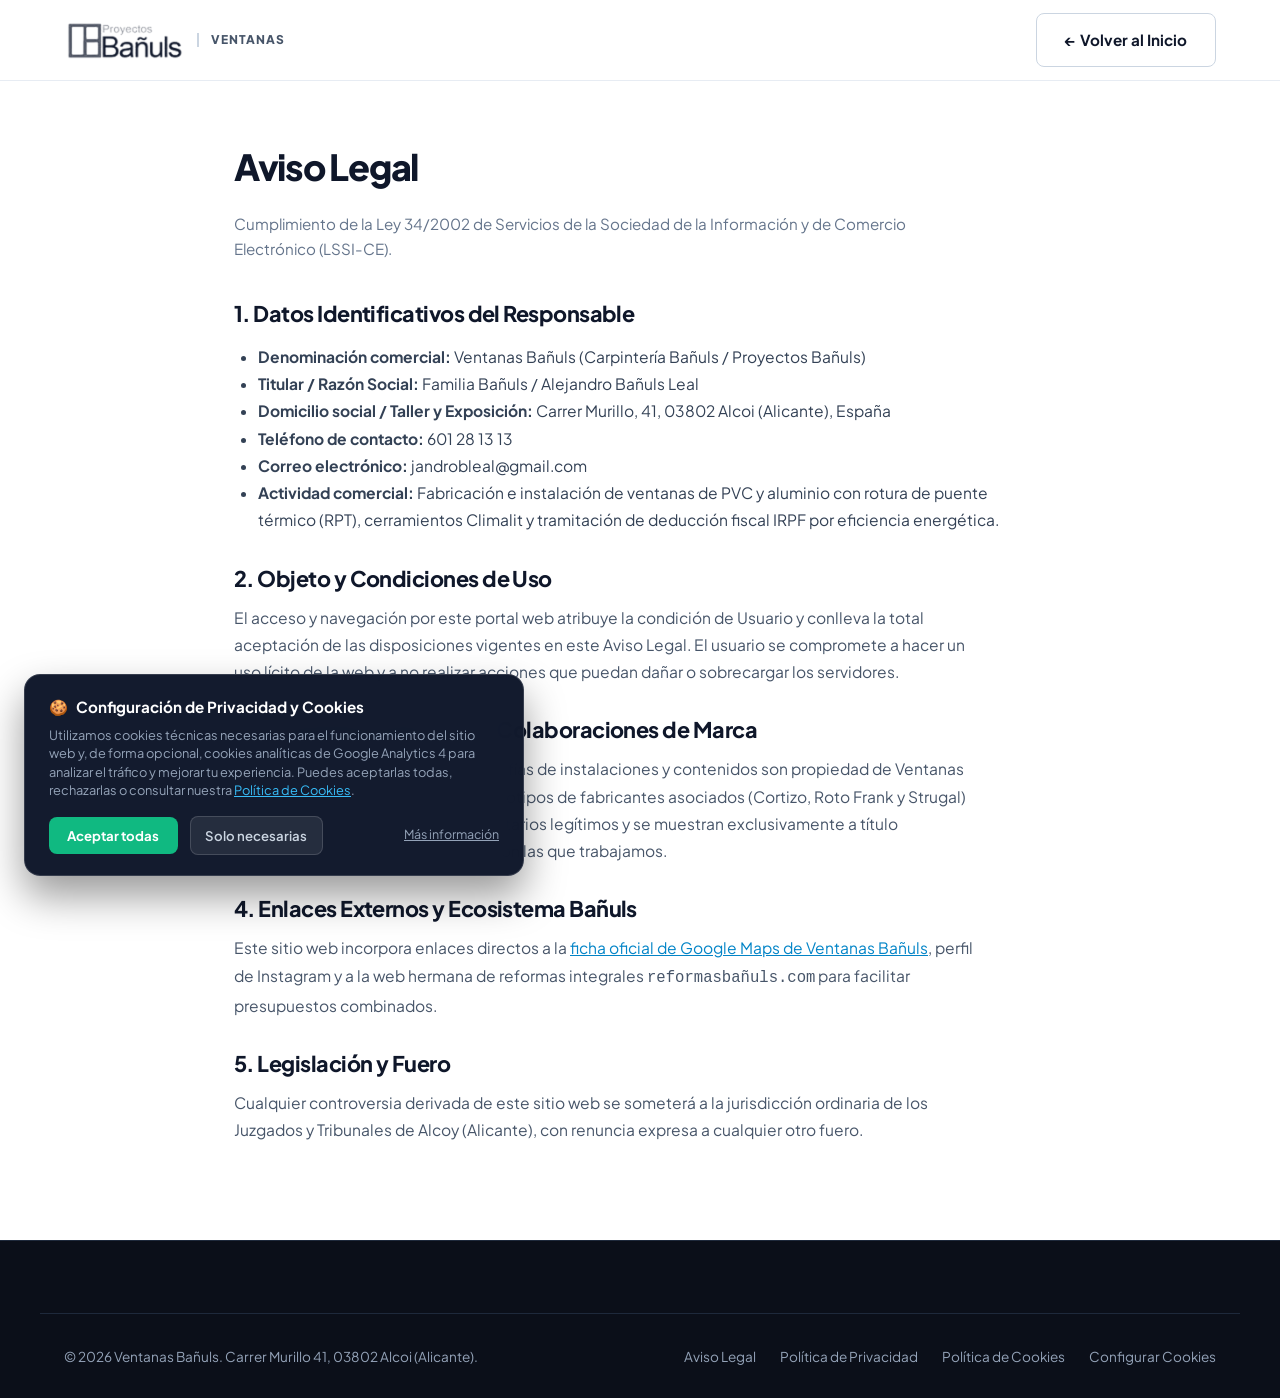
<file: aviso-legal.html>
<!DOCTYPE html>
<html lang="es">
<head>
  <meta charset="UTF-8">
  <meta name="viewport" content="width=device-width, initial-scale=1.0">
  <!-- Favicon Suite -->
  <link rel="icon" type="image/x-icon" href="/favicon.ico">
  <link rel="icon" type="image/png" sizes="32x32" href="assets/favicon-32x32.png">
  <link rel="icon" type="image/png" sizes="16x16" href="assets/favicon-16x16.png">
  <link rel="apple-touch-icon" sizes="180x180" href="assets/apple-touch-icon.png">

  <title>Aviso Legal | Ventanas Bañuls Alcoy</title>
    <meta name="description" content="Información legal, fiscal y condiciones de uso de Ventanas Bañuls en Alcoy.">
  <link rel="canonical" href="https://xn--ventanasbauls-rkb.com/aviso-legal.html">
  <meta name="robots" content="index, follow">
  <link rel="stylesheet" href="css/style.css">
  <link rel="preconnect" href="https://fonts.googleapis.com">
  <link rel="preconnect" href="https://fonts.gstatic.com" crossorigin>
  <link href="https://fonts.googleapis.com/css2?family=Plus+Jakarta+Sans:wght@400;500;600;700;800&display=swap" rel="stylesheet">
  <script src="js/analytics.js" defer></script>
</head>
<body>
  <!-- Header -->
  <header class="site-header">
    <div class="container header-inner">
      <a href="/" class="brand-logo" title="Volver a Ventanas Bañuls">
        <img src="assets/img/logo-oficial-banuls.png" alt="Ventanas Bañuls" width="160" height="42">
        <span class="brand-division-tag">VENTANAS</span>
      </a>
      <a href="/" class="btn btn-secondary btn-sm">← Volver al Inicio</a>
    </div>
  </header>

  <main style="padding: 4rem 0 6rem; background: #FFFFFF;">
    <div class="container" style="max-width: 860px;">
      <h1 style="font-size: 2.25rem; font-weight: 800; color: #0F172A; margin-bottom: 1.5rem;">Aviso Legal</h1>
      <p style="color: #64748B; font-size: 0.95rem; margin-bottom: 2.5rem;">Cumplimiento de la Ley 34/2002 de Servicios de la Sociedad de la Información y de Comercio Electrónico (LSSI-CE).</p>

      <div style="line-height: 1.75; color: #334155; font-size: 0.975rem;">
        <h2 style="font-size: 1.35rem; color: #0F172A; margin: 2rem 0 0.75rem;">1. Datos Identificativos del Responsable</h2>
        <ul style="margin: 1rem 0 1.5rem 1.5rem; list-style-type: disc;">
          <li><strong>Denominación comercial:</strong> Ventanas Bañuls (Carpintería Bañuls / Proyectos Bañuls)</li>
          <li><strong>Titular / Razón Social:</strong> Familia Bañuls / Alejandro Bañuls Leal</li>
          <li><strong>Domicilio social / Taller y Exposición:</strong> Carrer Murillo, 41, 03802 Alcoi (Alicante), España</li>
          <li><strong>Teléfono de contacto:</strong> 601 28 13 13</li>
          <li><strong>Correo electrónico:</strong> jandrobleal@gmail.com</li>
          <li><strong>Actividad comercial:</strong> Fabricación e instalación de ventanas de PVC y aluminio con rotura de puente térmico (RPT), cerramientos Climalit y tramitación de deducción fiscal IRPF por eficiencia energética.</li>
        </ul>

        <h2 style="font-size: 1.35rem; color: #0F172A; margin: 2rem 0 0.75rem;">2. Objeto y Condiciones de Uso</h2>
        <p>El acceso y navegación por este portal web atribuye la condición de Usuario y conlleva la total aceptación de las disposiciones vigentes en este Aviso Legal. El usuario se compromete a hacer un uso lícito de la web y a no realizar acciones que puedan dañar o sobrecargar los servidores.</p>

        <h2 style="font-size: 1.35rem; color: #0F172A; margin: 2rem 0 0.75rem;">3. Propiedad Intelectual y Colaboraciones de Marca</h2>
        <p>Los textos, diseños técnicos, fotografías de instalaciones y contenidos son propiedad de Ventanas Bañuls. Las marcas comerciales y logotipos de fabricantes asociados (Cortizo, Roto Frank y Strugal) pertenecen a sus respectivos propietarios legítimos y se muestran exclusivamente a título informativo de las marcas oficiales con las que trabajamos.</p>

        <h2 style="font-size: 1.35rem; color: #0F172A; margin: 2rem 0 0.75rem;">4. Enlaces Externos y Ecosistema Bañuls</h2>
        <p>Este sitio web incorpora enlaces directos a la <a href="https://maps.google.com/?cid=16312868201641150123" target="_blank" rel="noopener" style="color: var(--color-glass-blue); text-decoration: underline;">ficha oficial de Google Maps de Ventanas Bañuls</a>, perfil de Instagram y a la web hermana de reformas integrales <code>reformasbañuls.com</code> para facilitar presupuestos combinados.</p>

        <h2 style="font-size: 1.35rem; color: #0F172A; margin: 2rem 0 0.75rem;">5. Legislación y Fuero</h2>
        <p>Cualquier controversia derivada de este sitio web se someterá a la jurisdicción ordinaria de los Juzgados y Tribunales de Alcoy (Alicante), con renuncia expresa a cualquier otro fuero.</p>
      </div>
    </div>
  </main>

  <footer class="site-footer">
    <div class="container footer-bottom">
      <div>© 2026 Ventanas Bañuls. Carrer Murillo 41, 03802 Alcoi (Alicante).</div>
      <div style="display: flex; gap: 1.5rem;">
        <a href="aviso-legal.html">Aviso Legal</a>
        <a href="politica-privacidad.html">Política de Privacidad</a>
        <a href="politica-cookies.html">Política de Cookies</a>
        <a href="#cookies-config" class="open-cookie-settings">Configurar Cookies</a>
      </div>
    </div>
  </footer>
</body>
</html>
</file>
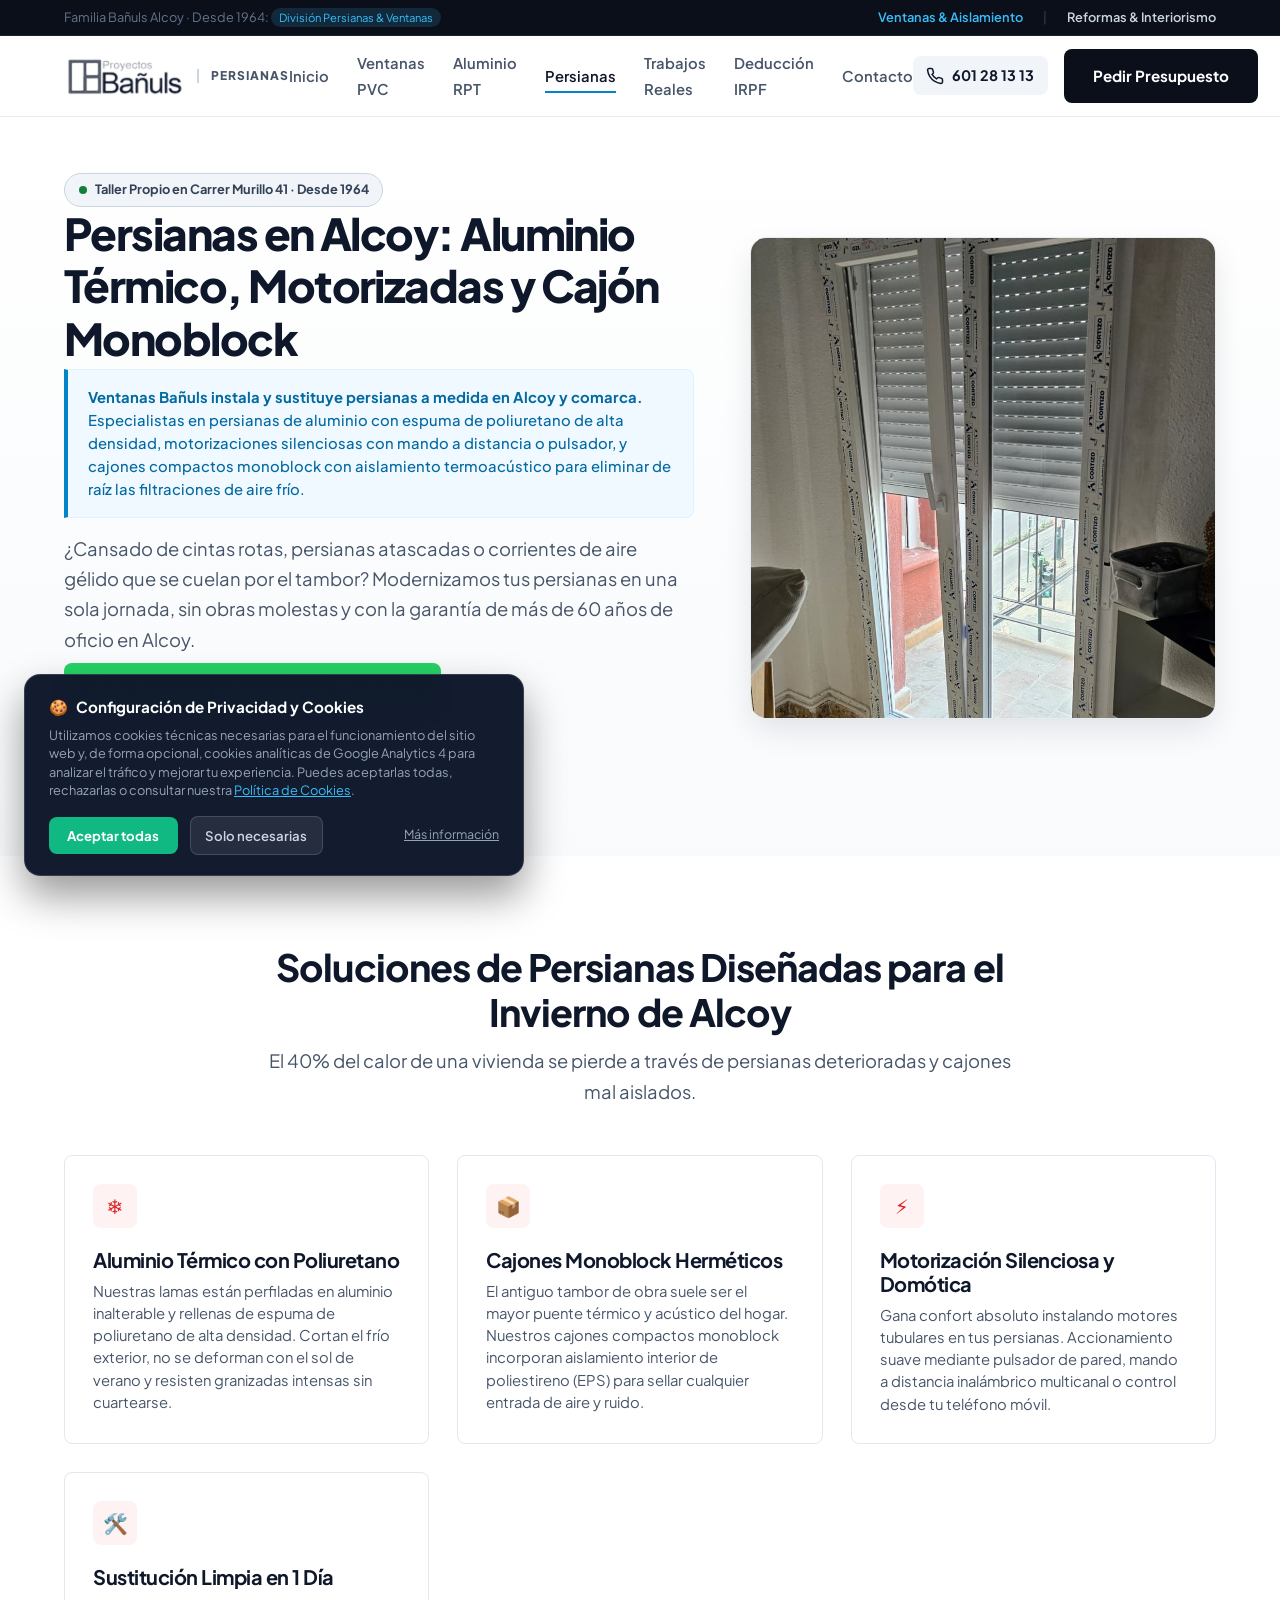
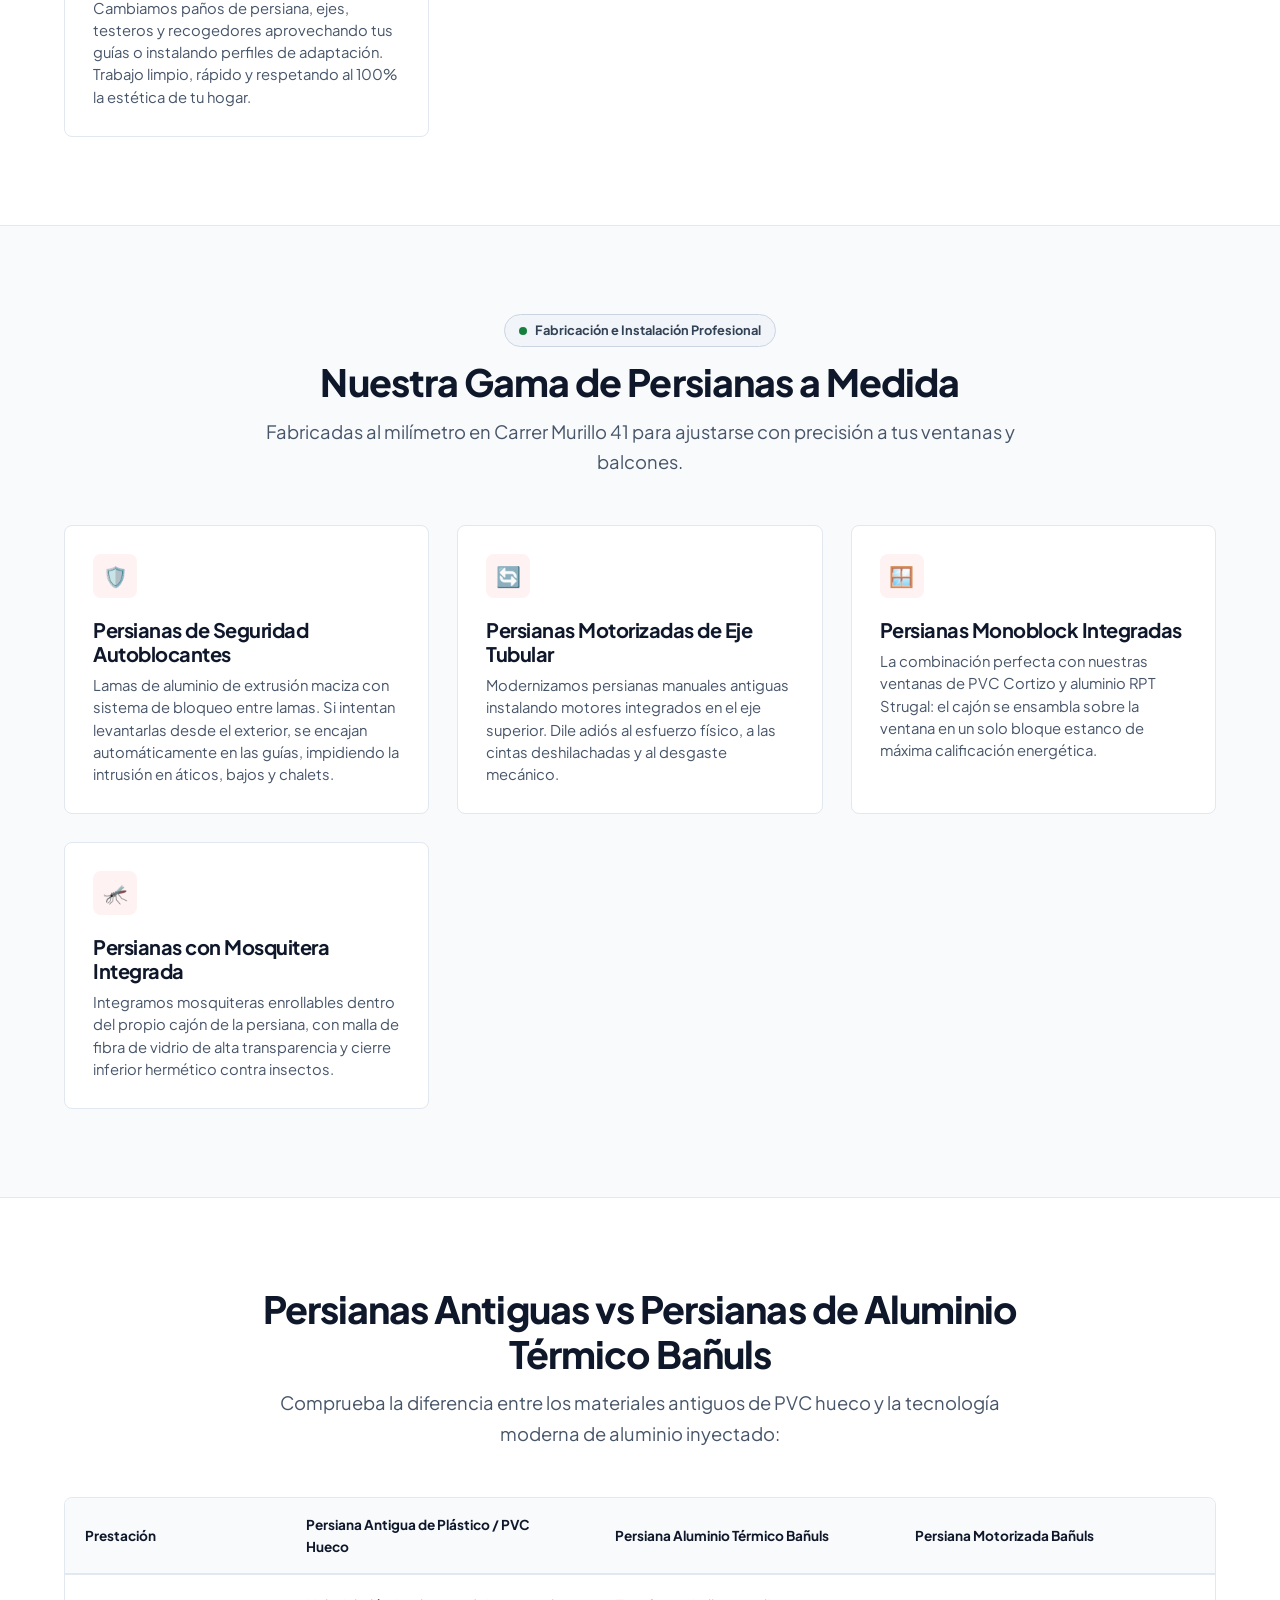
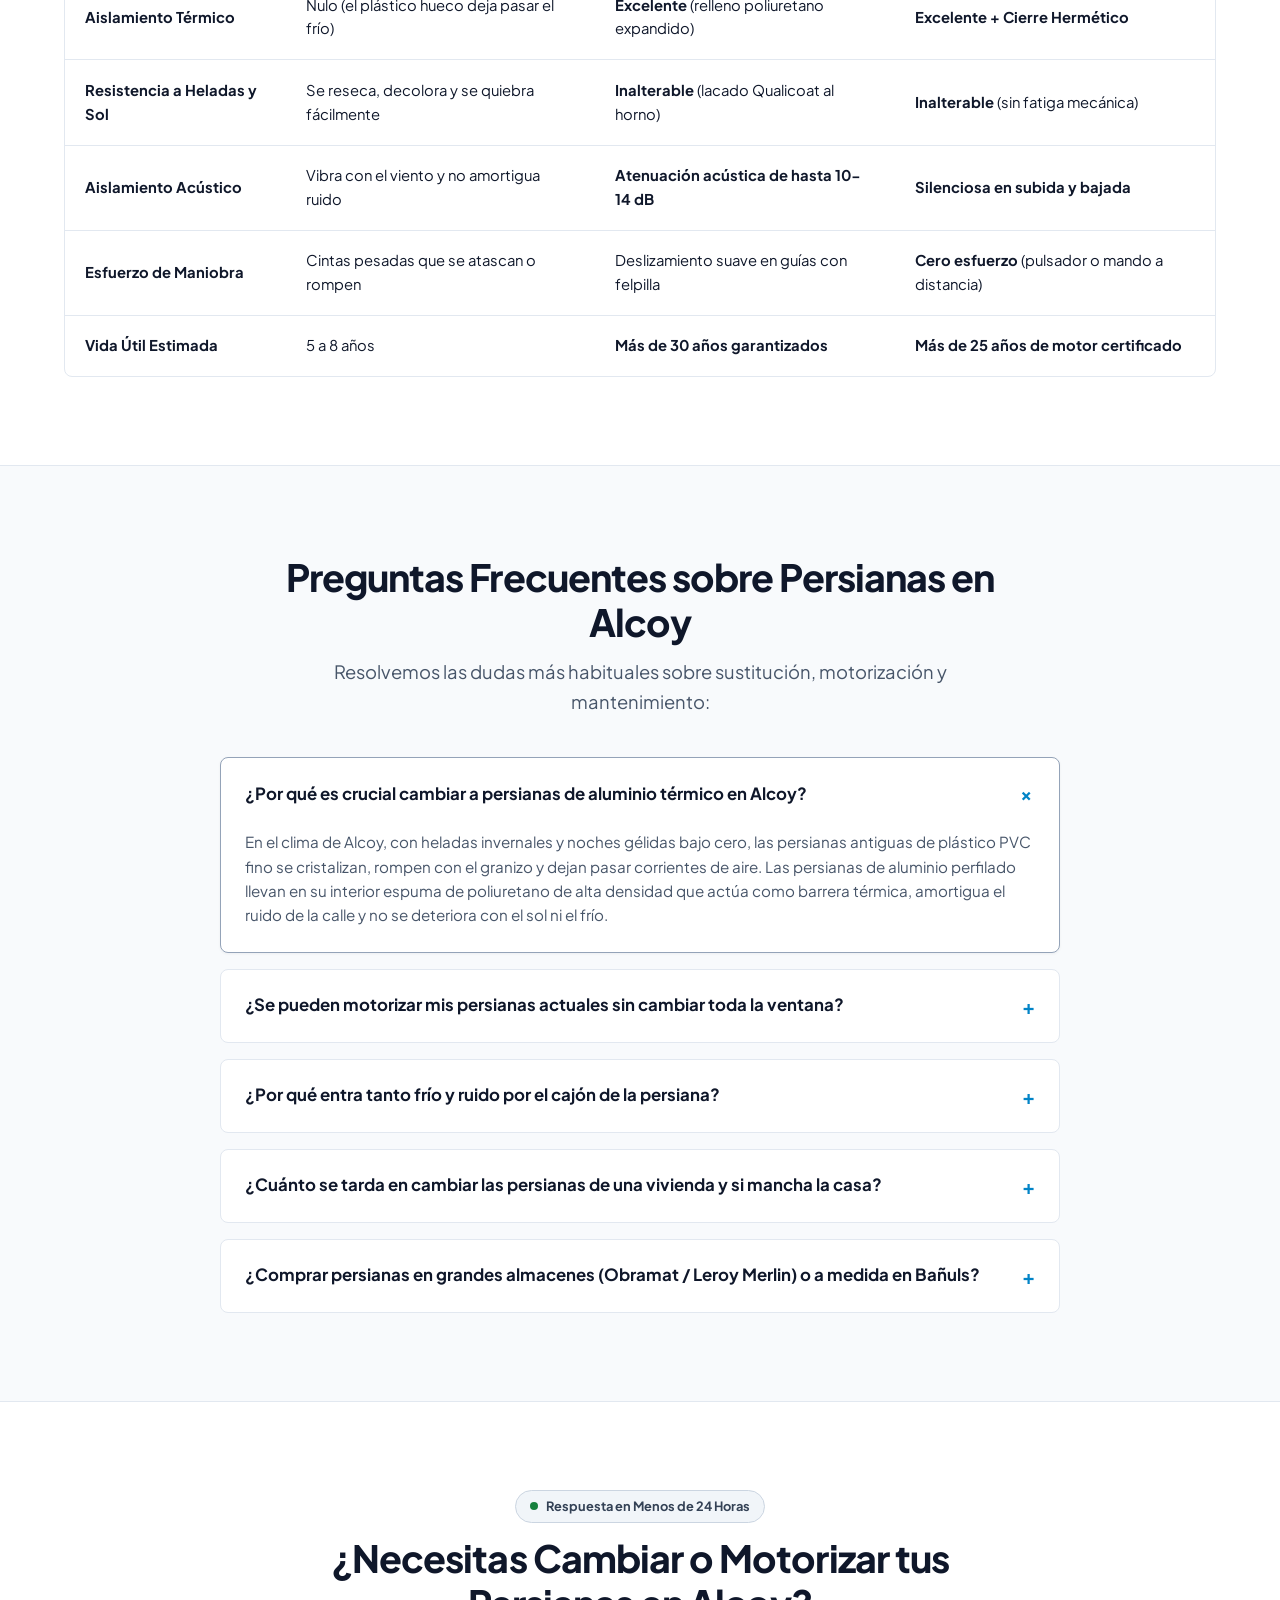
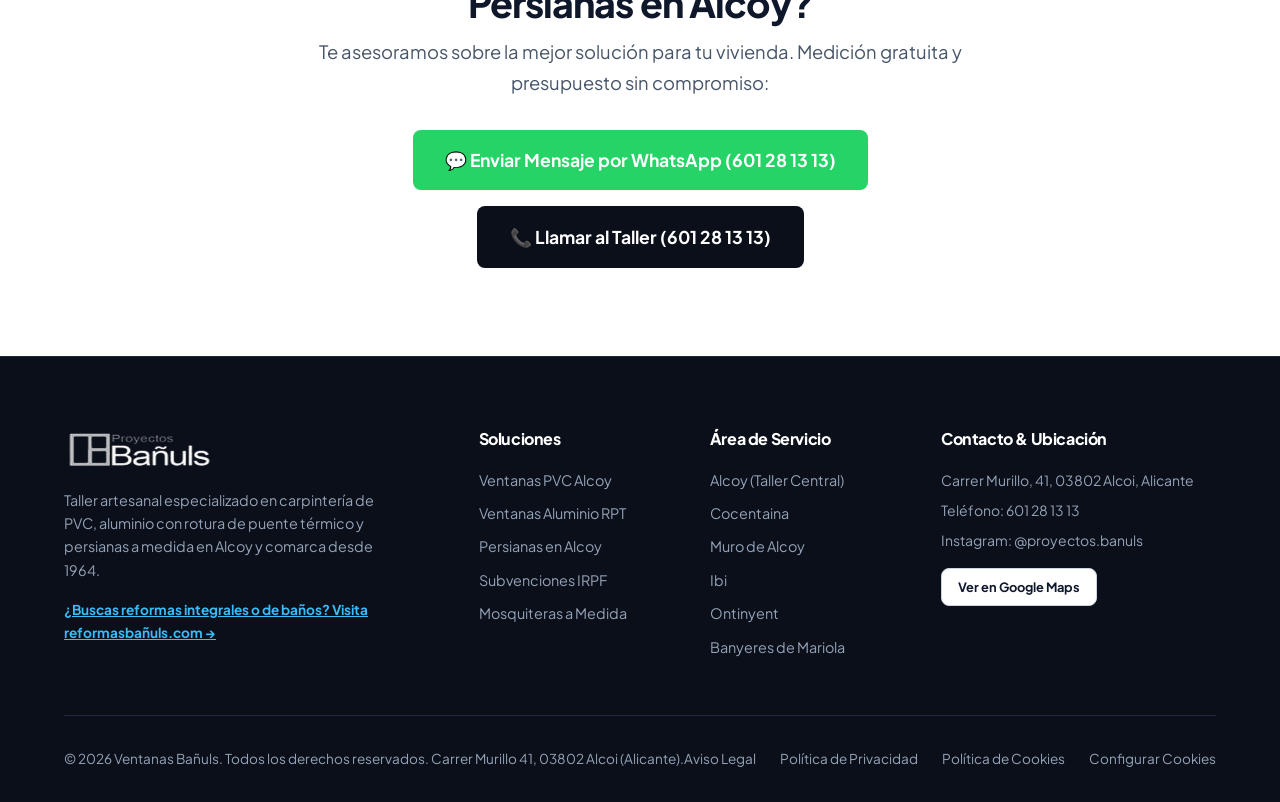
<file: persianas-alcoy.html>
﻿<!DOCTYPE html>
<html lang="es">
<head>
  <meta charset="UTF-8">
  <meta name="viewport" content="width=device-width, initial-scale=1.0">
  <!-- Favicon Suite -->
  <link rel="icon" type="image/x-icon" href="/favicon.ico">
  <link rel="icon" type="image/png" sizes="32x32" href="assets/favicon-32x32.png">
  <link rel="icon" type="image/png" sizes="16x16" href="assets/favicon-16x16.png">
  <link rel="apple-touch-icon" sizes="180x180" href="assets/apple-touch-icon.png">

  <!-- Canonical & Search Engine Meta -->
  <title>Persianas en Alcoy | Persianas Térmicas de Aluminio y Motorizadas | Bañuls</title>
  <meta name="description" content="Taller de persianas en Alcoy. Instalación y sustitución de persianas de aluminio térmico con poliuretano, motorizaciones con mando y cajones monoblock aislantes. Fabricación a medida en Carrer Murillo 41.">
  <link rel="canonical" href="https://xn--ventanasbauls-rkb.com/persianas-alcoy.html">
  <meta name="robots" content="index, follow, max-snippet:-1, max-image-preview:large">

  <!-- Open Graph -->
  <meta property="og:type" content="article">
  <meta property="og:title" content="Persianas en Alcoy | Persianas Térmicas de Aluminio y Motorizadas | Bañuls">
  <meta property="og:description" content="Instalación y sustitución de persianas en Alcoy. Persianas de aluminio inyectado con poliuretano, motorización sin esfuerzo y cajones monoblock estancos. Presupuesto sin compromiso.">
  <meta property="og:url" content="https://xn--ventanasbauls-rkb.com/persianas-alcoy.html">
  <meta property="og:image" content="https://xn--ventanasbauls-rkb.com/assets/img/proyectos/ventana-pvc-persiana-monoblock.jpg">
  <meta property="og:locale" content="es_ES">
  <meta property="og:site_name" content="Ventanas Bañuls Alcoy">

  <!-- Fonts & Stylesheet -->
  <link rel="preconnect" href="https://fonts.googleapis.com">
  <link rel="preconnect" href="https://fonts.gstatic.com" crossorigin>
  <link href="https://fonts.googleapis.com/css2?family=Plus+Jakarta+Sans:wght@400;500;600;700;800&family=JetBrains+Mono:wght@500;700;800&display=swap" rel="stylesheet">
  <link rel="stylesheet" href="css/style.css">
  <script src="js/analytics.js" defer></script>

  <!-- Structured Data JSON-LD (Service, BreadcrumbList & FAQPage) -->
  <script type="application/ld+json">
  {
    "@context": "https://schema.org",
    "@graph": [
      {
        "@type": "BreadcrumbList",
        "@id": "https://xn--ventanasbauls-rkb.com/persianas-alcoy.html#breadcrumb",
        "itemListElement": [
          {
            "@type": "ListItem",
            "position": 1,
            "name": "Inicio",
            "item": "https://xn--ventanasbauls-rkb.com/"
          },
          {
            "@type": "ListItem",
            "position": 2,
            "name": "Persianas en Alcoy",
            "item": "https://xn--ventanasbauls-rkb.com/persianas-alcoy.html"
          }
        ]
      },
      {
        "@type": "Service",
        "@id": "https://xn--ventanasbauls-rkb.com/persianas-alcoy.html#service",
        "name": "Instalación y Motorización de Persianas en Alcoy",
        "serviceType": "Instalación de persianas térmicas de aluminio, cajones monoblock y motorización",
        "description": "Taller fabricante e instalador en Alcoy de persianas térmicas de aluminio inyectadas con espuma de poliuretano, cajones compactos monoblock con aislamiento acústico y sistemas de motorización con pulsador o mando a distancia.",
        "provider": {
          "@type": "HomeAndConstructionBusiness",
          "@id": "https://xn--ventanasbauls-rkb.com/#organization",
          "name": "Ventanas Bañuls",
          "telephone": "+34601281313",
          "address": {
            "@type": "PostalAddress",
            "streetAddress": "Carrer Murillo, 41",
            "addressLocality": "Alcoi",
            "addressRegion": "Alicante",
            "postalCode": "03802",
            "addressCountry": "ES"
          }
        },
        "areaServed": [
          {"@type": "City", "name": "Alcoi"},
          {"@type": "City", "name": "Cocentaina"},
          {"@type": "City", "name": "Muro de Alcoy"},
          {"@type": "City", "name": "Ibi"},
          {"@type": "City", "name": "Ontinyent"},
          {"@type": "City", "name": "Banyeres de Mariola"}
        ],
        "hasOfferCatalog": {
          "@type": "OfferCatalog",
          "name": "Gama de Persianas Bañuls",
          "itemListElement": [
            {
              "@type": "Offer",
              "itemOffered": {
                "@type": "Service",
                "name": "Persianas de Aluminio Térmico con Poliuretano"
              }
            },
            {
              "@type": "Offer",
              "itemOffered": {
                "@type": "Service",
                "name": "Persianas Motorizadas con Mando o Pulsador"
              }
            },
            {
              "@type": "Offer",
              "itemOffered": {
                "@type": "Service",
                "name": "Cajón Monoblock Aislante Térmico y Acústico"
              }
            },
            {
              "@type": "Offer",
              "itemOffered": {
                "@type": "Service",
                "name": "Persianas de Seguridad Autoblocantes"
              }
            }
          ]
        }
      },
      {
        "@type": "FAQPage",
        "@id": "https://xn--ventanasbauls-rkb.com/persianas-alcoy.html#faq",
        "mainEntity": [
          {
            "@type": "Question",
            "name": "¿Por qué es crucial instalar persianas de aluminio térmico en Alcoy?",
            "acceptedAnswer": {
              "@type": "Answer",
              "text": "En el clima de Alcoy, con heladas invernales y noches gélidas bajo cero, las persianas antiguas de plástico PVC fino se cristalizan, rompen con el granizo y dejan pasar corrientes de aire. Las persianas de aluminio perfilado llevan en su interior espuma de poliuretano de alta densidad que actúa como barrera térmica, amortigua el ruido de la calle y no se deteriora con el sol ni el frío."
            }
          },
          {
            "@type": "Question",
            "name": "¿Se pueden motorizar mis persianas actuales sin cambiar toda la ventana?",
            "acceptedAnswer": {
              "@type": "Answer",
              "text": "Sí. En Ventanas Bañuls instalamos motores tubulares silenciosos en el eje de tu persiana actual, eliminando la cinta manual y sustituyendo los recogedores deteriorados. Podemos instalar accionamiento mediante interruptor de pared, mando a distancia inalámbrico o conectividad domótica con el móvil."
            }
          },
          {
            "@type": "Question",
            "name": "¿Por qué entra tanto frío y ruido por el cajón de la persiana?",
            "acceptedAnswer": {
              "@type": "Answer",
              "text": "Los cajones de persiana antiguos de madera o chapa suelen ser una apertura directa al exterior sin aislamiento interior. Al sustituirlos o instalar ventanas con cajón monoblock compacto con poliestireno extrusionado (EPS) de alta densidad, se corta radicalmente la entrada de aire y se gana confort acústico inmediato."
            }
          },
          {
            "@type": "Question",
            "name": "¿Cuánto se tarda en cambiar las persianas de una vivienda y si mancha la casa?",
            "acceptedAnswer": {
              "@type": "Answer",
              "text": "La sustitución o modernización de persianas en un piso o unifamiliar se realiza habitualmente en un solo día. Trabajamos con corte limpio y protección de mobiliario en seco, sin necesidad de realizar obras de albañilería molestas."
            }
          },
          {
            "@type": "Question",
            "name": "¿Qué diferencia hay entre comprar persianas en grandes almacenes (Obramat / Leroy Merlin) o a medida en Bañuls?",
            "acceptedAnswer": {
              "@type": "Answer",
              "text": "Las persianas de almacenes de bricolaje vienen en medidas estándar de serie con lamas de densidad básica y testeros genéricos que obligan a realizar ajustes forzados. En Ventanas Bañuls tomamos medidas exactas in situ en tu vivienda de Alcoy, fabricamos cada persiana al milímetro en nuestro taller de Carrer Murillo 41 con aluminio inyectado de alta durabilidad, instalamos con sellado perimetral estanco y ofrecemos garantía directa de taller propio."
            }
          }
        ]
      }
    ]
  }
  </script>
</head>
<body>

  <!-- Topbar Ecosystem -->
  <div class="network-bar">
    <div class="container network-bar-inner">
      <div class="network-bar-label">
        <span style="color: #64748B;">Familia Bañuls Alcoy · Desde 1964:</span>
        <span class="network-badge">División Persianas &amp; Ventanas</span>
      </div>
      <div class="network-links">
        <span class="network-link active">Ventanas &amp; Aislamiento</span>
        <span style="color: #334155;">|</span>
        <a href="https://xn--reformasbauls-rkb.com/" class="network-link">Reformas &amp; Interiorismo</a>
      </div>
    </div>
  </div>

  <!-- Header -->
  <header class="site-header">
    <div class="container header-inner">
      <a href="/" class="brand-logo" aria-label="Bañuls - Inicio">
        <img src="assets/img/logo-oficial-banuls.png" alt="Ventanas Bañuls Alcoy" width="160" height="42">
        <span class="brand-division-tag">Persianas</span>
      </a>
      <nav aria-label="Navegación principal">
        <ul class="nav-links">
          <li><a href="/" class="nav-link">Inicio</a></li>
          <li><a href="ventanas-pvc-alcoy.html" class="nav-link">Ventanas PVC</a></li>
          <li><a href="ventanas-aluminio-rpt.html" class="nav-link">Aluminio RPT</a></li>
          <li><a href="persianas-alcoy.html" class="nav-link active">Persianas</a></li>
          <li><a href="/#transformacion" class="nav-link">Trabajos Reales</a></li>
          <li><a href="subvenciones-ventanas.html" class="nav-link">Deducción IRPF</a></li>
          <li><a href="/#contacto" class="nav-link">Contacto</a></li>
        </ul>
      </nav>
      <div class="header-actions">
        <a href="tel:+34601281313" class="phone-badge" title="Llamar al taller">
          <svg width="18" height="18" viewBox="0 0 24 24" fill="none" stroke="currentColor" stroke-width="2"><path d="M22 16.92v3a2 2 0 0 1-2.18 2 19.79 19.79 0 0 1-8.63-3.07 19.5 19.5 0 0 1-6-6 19.79 19.79 0 0 1-3.07-8.67A2 2 0 0 1 4.11 2h3a2 2 0 0 1 2 1.72 12.84 12.84 0 0 0 .7 2.81 2 2 0 0 1-.45 2.11L8.09 9.91a16 16 0 0 0 6 6l1.27-1.27a2 2 0 0 1 2.11-.45 12.84 12.84 0 0 0 2.81.7A2 2 0 0 1 22 16.92z"></path></svg>
          601 28 13 13
        </a>
        <a href="/#contacto" class="btn btn-primary">Pedir Presupuesto</a>
      </div>
    </div>
  </header>

  <main>
    <!-- HERO SECTION -->
    <section class="section hero-section">
      <div class="container hero-grid">
        <div>
          <div class="heritage-pill">
            <span class="heritage-dot"></span>
            Taller Propio en Carrer Murillo 41 · Desde 1964
          </div>
          <h1 style="font-size: 2.75rem;">Persianas en Alcoy: Aluminio Térmico, Motorizadas y Cajón Monoblock</h1>
          
          <div class="aeo-extraction-block">
            <p><strong>Ventanas Bañuls instala y sustituye persianas a medida en Alcoy y comarca.</strong> Especialistas en persianas de aluminio con espuma de poliuretano de alta densidad, motorizaciones silenciosas con mando a distancia o pulsador, y cajones compactos monoblock con aislamiento termoacústico para eliminar de raíz las filtraciones de aire frío.</p>
          </div>

          <p class="text-lead" style="margin-top: 1rem;">
            ¿Cansado de cintas rotas, persianas atascadas o corrientes de aire gélido que se cuelan por el tambor? Modernizamos tus persianas en una sola jornada, sin obras molestas y con la garantía de más de 60 años de oficio en Alcoy.
          </p>

          <div class="hero-actions">
            <a href="https://wa.me/34601281313?text=Hola%20Bañuls,%20quiero%20pedir%20presupuesto%20para%20persianas%20en%20Alcoy" class="btn btn-whatsapp" target="_blank" rel="noopener">
              Pedir Presupuesto Persianas por WhatsApp
            </a>
            <a href="tel:+34601281313" class="btn btn-secondary">Llamar al Taller (601 28 13 13)</a>
          </div>
        </div>

        <div class="hero-visual-wrapper">
          <img src="assets/img/proyectos/ventana-pvc-persiana-monoblock.jpg" alt="Instalación de persiana monoblock de aluminio térmico instalada en Alcoy por Ventanas Bañuls" width="1440" height="1800">
        </div>
      </div>
    </section>

    <!-- VENTAJAS / PROBLEMAS RESUELTOS -->
    <section class="section" id="ventajas-persianas">
      <div class="container">
        <div style="text-align: center; max-width: 760px; margin: 0 auto 3rem auto;">
          <h2>Soluciones de Persianas Diseñadas para el Invierno de Alcoy</h2>
          <p class="text-lead">
            El 40% del calor de una vivienda se pierde a través de persianas deterioradas y cajones mal aislados.
          </p>
        </div>

        <div class="problem-grid">
          <div class="problem-card">
            <div class="problem-icon">❄️</div>
            <h3>Aluminio Térmico con Poliuretano</h3>
            <p>Nuestras lamas están perfiladas en aluminio inalterable y rellenas de espuma de poliuretano de alta densidad. Cortan el frío exterior, no se deforman con el sol de verano y resisten granizadas intensas sin cuartearse.</p>
          </div>

          <div class="problem-card">
            <div class="problem-icon">📦</div>
            <h3>Cajones Monoblock Herméticos</h3>
            <p>El antiguo tambor de obra suele ser el mayor puente térmico y acústico del hogar. Nuestros cajones compactos monoblock incorporan aislamiento interior de poliestireno (EPS) para sellar cualquier entrada de aire y ruido.</p>
          </div>

          <div class="problem-card">
            <div class="problem-icon">⚡</div>
            <h3>Motorización Silenciosa y Domótica</h3>
            <p>Gana confort absoluto instalando motores tubulares en tus persianas. Accionamiento suave mediante pulsador de pared, mando a distancia inalámbrico multicanal o control desde tu teléfono móvil.</p>
          </div>

          <div class="problem-card">
            <div class="problem-icon">🛠️</div>
            <h3>Sustitución Limpia en 1 Día</h3>
            <p>Cambiamos paños de persiana, ejes, testeros y recogedores aprovechando tus guías o instalando perfiles de adaptación. Trabajo limpio, rápido y respetando al 100% la estética de tu hogar.</p>
          </div>
        </div>
      </div>
    </section>

    <!-- GAMA DE SOLUCIONES Y PRODUCTOS -->
    <section class="section section-muted" id="tipos-persianas">
      <div class="container">
        <div style="text-align: center; max-width: 760px; margin: 0 auto 3rem auto;">
          <div class="heritage-pill" style="margin-bottom: 0.75rem;">
            <span class="heritage-dot"></span>
            Fabricación e Instalación Profesional
          </div>
          <h2>Nuestra Gama de Persianas a Medida</h2>
          <p class="text-lead">
            Fabricadas al milímetro en Carrer Murillo 41 para ajustarse con precisión a tus ventanas y balcones.
          </p>
        </div>

        <div class="problem-grid" style="grid-template-columns: repeat(auto-fit, minmax(280px, 1fr));">
          <div class="problem-card" style="background: #FFFFFF;">
            <div class="problem-icon">🛡️</div>
            <h3>Persianas de Seguridad Autoblocantes</h3>
            <p>Lamas de aluminio de extrusión maciza con sistema de bloqueo entre lamas. Si intentan levantarlas desde el exterior, se encajan automáticamente en las guías, impidiendo la intrusión en áticos, bajos y chalets.</p>
          </div>

          <div class="problem-card" style="background: #FFFFFF;">
            <div class="problem-icon">🔄</div>
            <h3>Persianas Motorizadas de Eje Tubular</h3>
            <p>Modernizamos persianas manuales antiguas instalando motores integrados en el eje superior. Dile adiós al esfuerzo físico, a las cintas deshilachadas y al desgaste mecánico.</p>
          </div>

          <div class="problem-card" style="background: #FFFFFF;">
            <div class="problem-icon">🪟</div>
            <h3>Persianas Monoblock Integradas</h3>
            <p>La combinación perfecta con nuestras ventanas de PVC Cortizo y aluminio RPT Strugal: el cajón se ensambla sobre la ventana en un solo bloque estanco de máxima calificación energética.</p>
          </div>

          <div class="problem-card" style="background: #FFFFFF;">
            <div class="problem-icon">🦟</div>
            <h3>Persianas con Mosquitera Integrada</h3>
            <p>Integramos mosquiteras enrollables dentro del propio cajón de la persiana, con malla de fibra de vidrio de alta transparencia y cierre inferior hermético contra insectos.</p>
          </div>
        </div>
      </div>
    </section>

    <!-- COMPARATIVA TÉCNICA: TALLER A MEDIDA VS BRICOLAJE / PERS. ANTIGUAS -->
    <section class="section" id="comparativa-persianas">
      <div class="container">
        <div style="text-align: center; max-width: 760px; margin: 0 auto 3rem auto;">
          <h2>Persianas Antiguas vs Persianas de Aluminio Térmico Bañuls</h2>
          <p class="text-lead">
            Comprueba la diferencia entre los materiales antiguos de PVC hueco y la tecnología moderna de aluminio inyectado:
          </p>
        </div>

        <div class="specs-table-wrapper">
          <table class="specs-table">
            <thead>
              <tr>
                <th>Prestación</th>
                <th>Persiana Antigua de Plástico / PVC Hueco</th>
                <th>Persiana Aluminio Térmico Bañuls</th>
                <th>Persiana Motorizada Bañuls</th>
              </tr>
            </thead>
            <tbody>
              <tr>
                <td><strong>Aislamiento Térmico</strong></td>
                <td>Nulo (el plástico hueco deja pasar el frío)</td>
                <td><strong>Excelente</strong> (relleno poliuretano expandido)</td>
                <td><strong>Excelente + Cierre Hermético</strong></td>
              </tr>
              <tr>
                <td><strong>Resistencia a Heladas y Sol</strong></td>
                <td>Se reseca, decolora y se quiebra fácilmente</td>
                <td><strong>Inalterable</strong> (lacado Qualicoat al horno)</td>
                <td><strong>Inalterable</strong> (sin fatiga mecánica)</td>
              </tr>
              <tr>
                <td><strong>Aislamiento Acústico</strong></td>
                <td>Vibra con el viento y no amortigua ruido</td>
                <td><strong>Atenuación acústica de hasta 10-14 dB</strong></td>
                <td><strong>Silenciosa en subida y bajada</strong></td>
              </tr>
              <tr>
                <td><strong>Esfuerzo de Maniobra</strong></td>
                <td>Cintas pesadas que se atascan o rompen</td>
                <td>Deslizamiento suave en guías con felpilla</td>
                <td><strong>Cero esfuerzo</strong> (pulsador o mando a distancia)</td>
              </tr>
              <tr>
                <td><strong>Vida Útil Estimada</strong></td>
                <td>5 a 8 años</td>
                <td><strong>Más de 30 años garantizados</strong></td>
                <td><strong>Más de 25 años de motor certificado</strong></td>
              </tr>
            </tbody>
          </table>
        </div>
      </div>
    </section>

    <!-- PREGUNTAS FRECUENTES (FAQ) -->
    <section class="section section-muted" id="faq">
      <div class="container">
        <div style="text-align: center; max-width: 720px; margin: 0 auto 2.5rem auto;">
          <h2>Preguntas Frecuentes sobre Persianas en Alcoy</h2>
          <p class="text-lead">
            Resolvemos las dudas más habituales sobre sustitución, motorización y mantenimiento:
          </p>
        </div>

        <div class="faq-accordion">
          <details class="faq-item" open>
            <summary class="faq-summary">
              ¿Por qué es crucial cambiar a persianas de aluminio térmico en Alcoy?
              <span class="faq-icon">+</span>
            </summary>
            <div class="faq-content">
              En el clima de Alcoy, con heladas invernales y noches gélidas bajo cero, las persianas antiguas de plástico PVC fino se cristalizan, rompen con el granizo y dejan pasar corrientes de aire. Las persianas de aluminio perfilado llevan en su interior espuma de poliuretano de alta densidad que actúa como barrera térmica, amortigua el ruido de la calle y no se deteriora con el sol ni el frío.
            </div>
          </details>

          <details class="faq-item">
            <summary class="faq-summary">
              ¿Se pueden motorizar mis persianas actuales sin cambiar toda la ventana?
              <span class="faq-icon">+</span>
            </summary>
            <div class="faq-content">
              Sí. En Ventanas Bañuls instalamos motores tubulares silenciosos en el eje de tu persiana actual, eliminando la cinta manual y sustituyendo los recogedores deteriorados. Podemos instalar accionamiento mediante interruptor de pared, mando a distancia inalámbrico o conectividad domótica con el móvil.
            </div>
          </details>

          <details class="faq-item">
            <summary class="faq-summary">
              ¿Por qué entra tanto frío y ruido por el cajón de la persiana?
              <span class="faq-icon">+</span>
            </summary>
            <div class="faq-content">
              Los cajones de persiana antiguos de madera o chapa suelen ser una apertura directa al exterior sin aislamiento interior. Al sustituirlos o instalar ventanas con cajón monoblock compacto con poliestireno extrusionado (EPS) de alta densidad, se corta radicalmente la entrada de aire y se gana confort acústico inmediato.
            </div>
          </details>

          <details class="faq-item">
            <summary class="faq-summary">
              ¿Cuánto se tarda en cambiar las persianas de una vivienda y si mancha la casa?
              <span class="faq-icon">+</span>
            </summary>
            <div class="faq-content">
              La sustitución o modernización de persianas en un piso o unifamiliar se realiza habitualmente en un solo día. Trabajamos con corte limpio y protección de mobiliario en seco, sin necesidad de realizar obras de albañilería molestas.
            </div>
          </details>

          <details class="faq-item">
            <summary class="faq-summary">
              ¿Comprar persianas en grandes almacenes (Obramat / Leroy Merlin) o a medida en Bañuls?
              <span class="faq-icon">+</span>
            </summary>
            <div class="faq-content">
              Las persianas y kits de almacenes de bricolaje vienen en medidas estándar de serie con lamas de densidad básica y testeros genéricos que obligan a realizar recortes forzados que a menudo provocan roces, atascos y fugas de aire.<br><br>
              En <strong>Ventanas Bañuls</strong> medimos tu hueco in situ, fabricamos cada persiana con precisión milimétrica en nuestro taller de <strong>Carrer Murillo 41</strong> con lamas de aluminio termolacado y herrajes de alta resistencia, ajustamos las guías con felpillas antiviento y ofrecemos garantía directa de instalación profesional en Alcoy y comarca.
            </div>
          </details>
        </div>
      </div>
    </section>

    <!-- CONTACTO RÁPIDO -->
    <section class="section" id="contacto">
      <div class="container" style="max-width: 760px; margin: 0 auto; text-align: center;">
        <div class="heritage-pill" style="margin-bottom: 0.75rem;">
          <span class="heritage-dot"></span>
          Respuesta en Menos de 24 Horas
        </div>
        <h2>¿Necesitas Cambiar o Motorizar tus Persianas en Alcoy?</h2>
        <p class="text-lead" style="margin-bottom: 2rem;">
          Te asesoramos sobre la mejor solución para tu vivienda. Medición gratuita y presupuesto sin compromiso:
        </p>
        <div style="display: flex; justify-content: center; gap: 1rem; flex-wrap: wrap;">
          <a href="https://wa.me/34601281313?text=Hola%20Bañuls,%20quiero%20pedir%20presupuesto%20para%20persianas%20en%20Alcoy" class="btn btn-whatsapp" style="font-size: 1.1rem; padding: 1rem 2rem;" target="_blank" rel="noopener">
            💬 Enviar Mensaje por WhatsApp (601 28 13 13)
          </a>
          <a href="tel:+34601281313" class="btn btn-primary" style="font-size: 1.1rem; padding: 1rem 2rem;">
            📞 Llamar al Taller (601 28 13 13)
          </a>
        </div>
      </div>
    </section>
  </main>

  <!-- FOOTER -->
  <footer class="site-footer">
    <div class="container">
      <div class="footer-grid">
        <div class="footer-col">
          <img src="assets/img/logo-oficial-banuls-white.png" alt="Bañuls Alcoy" width="150" height="40" style="margin-bottom: 1.25rem;">
          <p style="color: #94A3B8; font-size: 0.9rem; max-width: 320px;">
            Taller artesanal especializado en carpintería de PVC, aluminio con rotura de puente térmico y persianas a medida en Alcoy y comarca desde 1964.
          </p>
          <div style="margin-top: 1rem;">
            <a href="https://xn--reformasbauls-rkb.com/" style="color: #38BDF8; font-size: 0.85rem; font-weight: 700; text-decoration: underline;">
              ¿Buscas reformas integrales o de baños? Visita reformasbañuls.com →
            </a>
          </div>
        </div>

        <div class="footer-col">
          <h4>Soluciones</h4>
          <ul class="footer-links">
            <li><a href="ventanas-pvc-alcoy.html">Ventanas PVC Alcoy</a></li>
            <li><a href="ventanas-aluminio-rpt.html">Ventanas Aluminio RPT</a></li>
            <li><a href="persianas-alcoy.html">Persianas en Alcoy</a></li>
            <li><a href="subvenciones-ventanas.html">Subvenciones IRPF</a></li>
            <li><a href="/#soluciones">Mosquiteras a Medida</a></li>
          </ul>
        </div>

        <div class="footer-col">
          <h4>Área de Servicio</h4>
          <ul class="footer-links">
            <li><a href="/">Alcoy (Taller Central)</a></li>
            <li><a href="ventanas-cocentaina.html">Cocentaina</a></li>
            <li><a href="ventanas-muro-alcoy.html">Muro de Alcoy</a></li>
            <li><a href="ventanas-ibi.html">Ibi</a></li>
            <li><a href="ventanas-ontinyent.html">Ontinyent</a></li>
            <li><a href="ventanas-banyeres-mariola.html">Banyeres de Mariola</a></li>
          </ul>
        </div>

        <div class="footer-col">
          <h4>Contacto &amp; Ubicación</h4>
          <p style="color: #94A3B8; font-size: 0.875rem; margin-bottom: 0.5rem;">Carrer Murillo, 41, 03802 Alcoi, Alicante</p>
          <p style="color: #94A3B8; font-size: 0.875rem; margin-bottom: 0.5rem;">Teléfono: 601 28 13 13</p>
          <p style="color: #94A3B8; font-size: 0.875rem; margin-bottom: 1rem;">Instagram: @proyectos.banuls</p>
          <a href="https://maps.google.com/?cid=16312868201641150123" target="_blank" rel="noopener" class="btn btn-secondary" style="font-size: 0.8rem; padding: 0.5rem 1rem;">
            Ver en Google Maps
          </a>
        </div>
      </div>

      <div class="footer-bottom">
        <div>
          © 2026 Ventanas Bañuls. Todos los derechos reservados. Carrer Murillo 41, 03802 Alcoi (Alicante).
        </div>
        <div style="display: flex; gap: 1.5rem; flex-wrap: wrap;">
          <a href="aviso-legal.html">Aviso Legal</a>
          <a href="politica-privacidad.html">Política de Privacidad</a>
          <a href="politica-cookies.html">Política de Cookies</a>
          <a href="#cookies-config" class="open-cookie-settings">Configurar Cookies</a>
        </div>
      </div>
    </div>
  </footer>

  <script src="js/main.js" defer></script>
</body>
</html>
</file>
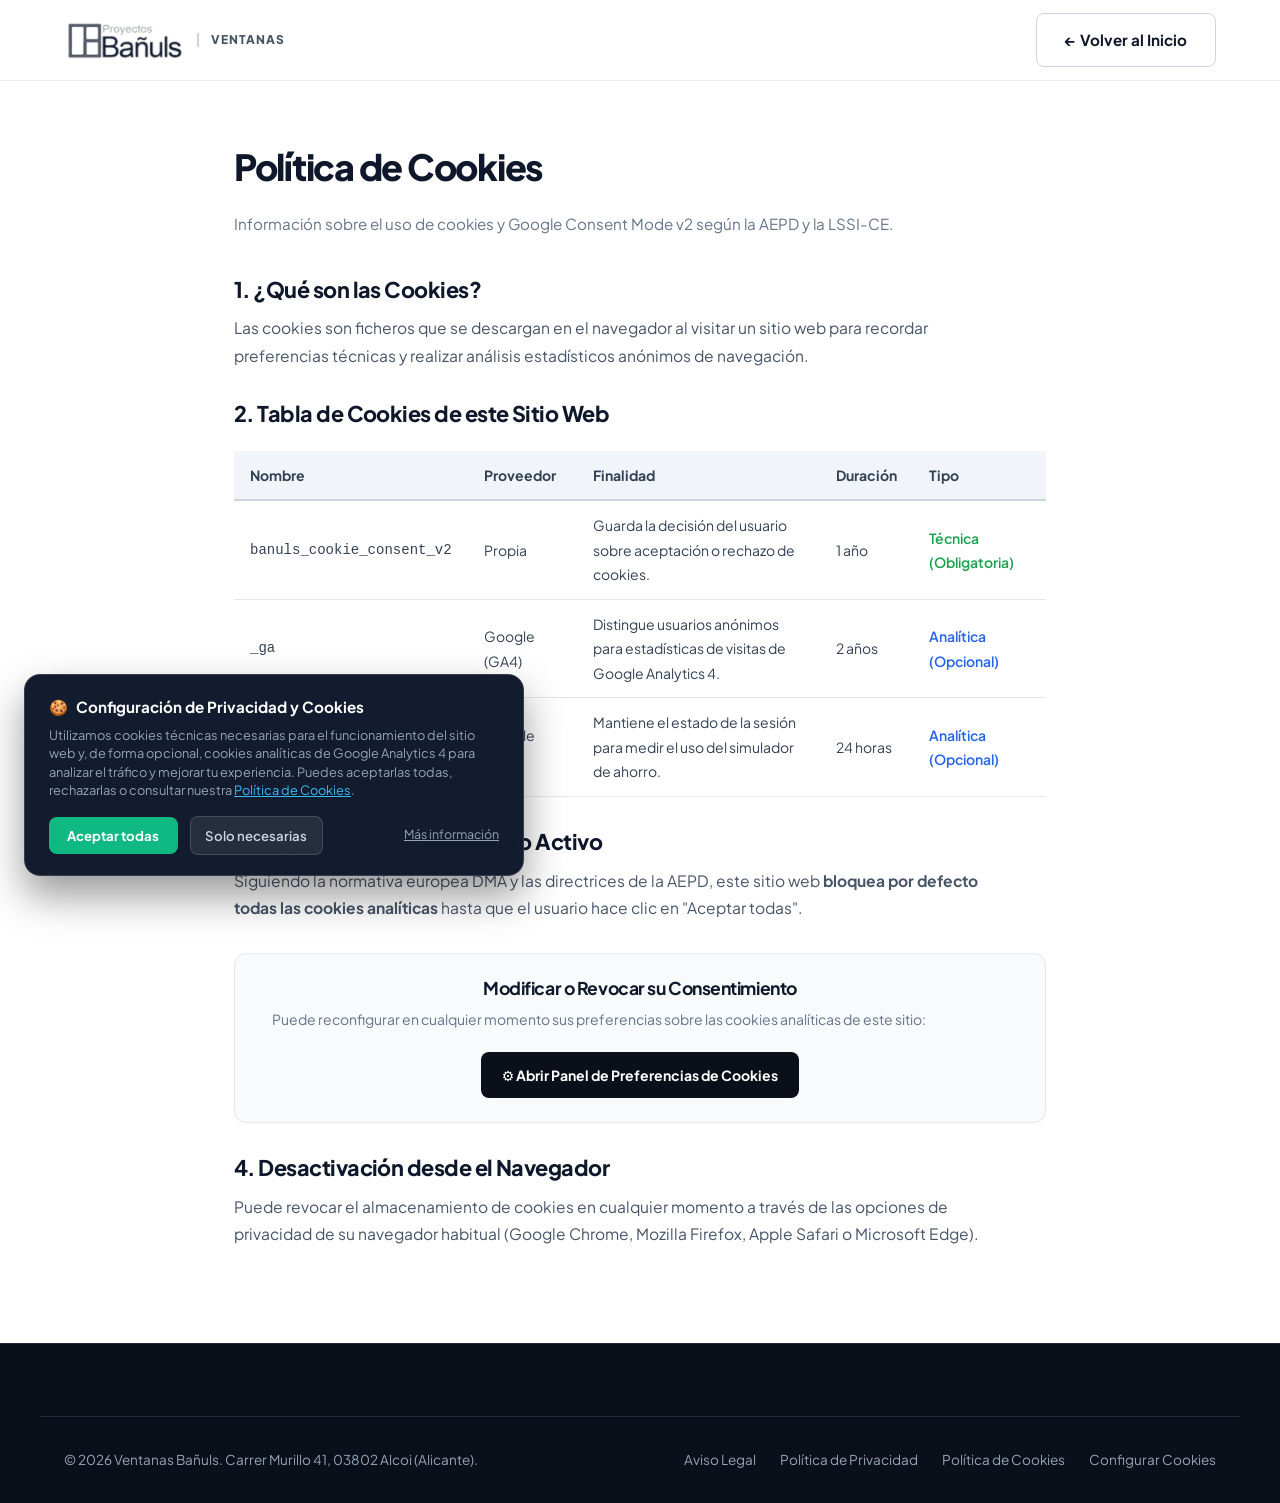
<file: politica-cookies.html>
<!DOCTYPE html>
<html lang="es">
<head>
  <meta charset="UTF-8">
  <meta name="viewport" content="width=device-width, initial-scale=1.0">
  <!-- Favicon Suite -->
  <link rel="icon" type="image/x-icon" href="/favicon.ico">
  <link rel="icon" type="image/png" sizes="32x32" href="assets/favicon-32x32.png">
  <link rel="icon" type="image/png" sizes="16x16" href="assets/favicon-16x16.png">
  <link rel="apple-touch-icon" sizes="180x180" href="assets/apple-touch-icon.png">

  <title>Política de Cookies | Ventanas Bañuls Alcoy</title>
    <meta name="description" content="Información sobre el uso de cookies técnicas y de analítica web en Ventanas Bañuls.">
  <link rel="canonical" href="https://xn--ventanasbauls-rkb.com/politica-cookies.html">
  <meta name="robots" content="index, follow">
  <link rel="stylesheet" href="css/style.css">
  <link rel="preconnect" href="https://fonts.googleapis.com">
  <link rel="preconnect" href="https://fonts.gstatic.com" crossorigin>
  <link href="https://fonts.googleapis.com/css2?family=Plus+Jakarta+Sans:wght@400;500;600;700;800&display=swap" rel="stylesheet">
  <script src="js/analytics.js" defer></script>
</head>
<body>
  <!-- Header -->
  <header class="site-header">
    <div class="container header-inner">
      <a href="/" class="brand-logo" title="Volver a Ventanas Bañuls">
        <img src="assets/img/logo-oficial-banuls.png" alt="Ventanas Bañuls" width="160" height="42">
        <span class="brand-division-tag">VENTANAS</span>
      </a>
      <a href="/" class="btn btn-secondary btn-sm">← Volver al Inicio</a>
    </div>
  </header>

  <main style="padding: 4rem 0 6rem; background: #FFFFFF;">
    <div class="container" style="max-width: 860px;">
      <h1 style="font-size: 2.25rem; font-weight: 800; color: #0F172A; margin-bottom: 1.5rem;">Política de Cookies</h1>
      <p style="color: #64748B; font-size: 0.95rem; margin-bottom: 2.5rem;">Información sobre el uso de cookies y Google Consent Mode v2 según la AEPD y la LSSI-CE.</p>

      <div style="line-height: 1.75; color: #334155; font-size: 0.975rem;">
        <h2 style="font-size: 1.35rem; color: #0F172A; margin: 2rem 0 0.75rem;">1. ¿Qué son las Cookies?</h2>
        <p>Las cookies son ficheros que se descargan en el navegador al visitar un sitio web para recordar preferencias técnicas y realizar análisis estadísticos anónimos de navegación.</p>

        <h2 style="font-size: 1.35rem; color: #0F172A; margin: 2rem 0 0.75rem;">2. Tabla de Cookies de este Sitio Web</h2>

        <div style="overflow-x: auto; margin: 1.5rem 0 2rem;">
          <table style="width: 100%; border-collapse: collapse; font-size: 0.875rem; text-align: left;">
            <thead>
              <tr style="background: #F1F5F9; border-bottom: 2px solid #CBD5E1;">
                <th style="padding: 0.75rem 1rem;">Nombre</th>
                <th style="padding: 0.75rem 1rem;">Proveedor</th>
                <th style="padding: 0.75rem 1rem;">Finalidad</th>
                <th style="padding: 0.75rem 1rem;">Duración</th>
                <th style="padding: 0.75rem 1rem;">Tipo</th>
              </tr>
            </thead>
            <tbody>
              <tr style="border-bottom: 1px solid #E2E8F0;">
                <td style="padding: 0.75rem 1rem; font-family: monospace;">banuls_cookie_consent_v2</td>
                <td style="padding: 0.75rem 1rem;">Propia</td>
                <td style="padding: 0.75rem 1rem;">Guarda la decisión del usuario sobre aceptación o rechazo de cookies.</td>
                <td style="padding: 0.75rem 1rem;">1 año</td>
                <td style="padding: 0.75rem 1rem; color: #16A34A; font-weight: 600;">Técnica (Obligatoria)</td>
              </tr>
              <tr style="border-bottom: 1px solid #E2E8F0;">
                <td style="padding: 0.75rem 1rem; font-family: monospace;">_ga</td>
                <td style="padding: 0.75rem 1rem;">Google (GA4)</td>
                <td style="padding: 0.75rem 1rem;">Distingue usuarios anónimos para estadísticas de visitas de Google Analytics 4.</td>
                <td style="padding: 0.75rem 1rem;">2 años</td>
                <td style="padding: 0.75rem 1rem; color: #2563EB; font-weight: 600;">Analítica (Opcional)</td>
              </tr>
              <tr style="border-bottom: 1px solid #E2E8F0;">
                <td style="padding: 0.75rem 1rem; font-family: monospace;">_ga_*</td>
                <td style="padding: 0.75rem 1rem;">Google (GA4)</td>
                <td style="padding: 0.75rem 1rem;">Mantiene el estado de la sesión para medir el uso del simulador de ahorro.</td>
                <td style="padding: 0.75rem 1rem;">24 horas</td>
                <td style="padding: 0.75rem 1rem; color: #2563EB; font-weight: 600;">Analítica (Opcional)</td>
              </tr>
            </tbody>
          </table>
        </div>

        <h2 style="font-size: 1.35rem; color: #0F172A; margin: 2rem 0 0.75rem;">3. Control de Consentimiento Activo</h2>
        <p>Siguiendo la normativa europea DMA y las directrices de la AEPD, este sitio web <strong>bloquea por defecto todas las cookies analíticas</strong> hasta que el usuario hace clic en "Aceptar todas".</p>

        <div style="background: #F8FAFC; border: 1px solid #E2E8F0; padding: 1.5rem; border-radius: 12px; margin: 2rem 0; text-align: center;">
          <h3 style="font-size: 1.1rem; color: #0F172A; margin-bottom: 0.5rem;">Modificar o Revocar su Consentimiento</h3>
          <p style="font-size: 0.875rem; color: #64748B; margin-bottom: 1.25rem;">Puede reconfigurar en cualquier momento sus preferencias sobre las cookies analíticas de este sitio:</p>
          <button type="button" class="btn btn-primary open-cookie-settings" style="font-size: 0.875rem; padding: 0.6rem 1.25rem;">
            ⚙️ Abrir Panel de Preferencias de Cookies
          </button>
        </div>

        <h2 style="font-size: 1.35rem; color: #0F172A; margin: 2rem 0 0.75rem;">4. Desactivación desde el Navegador</h2>
        <p>Puede revocar el almacenamiento de cookies en cualquier momento a través de las opciones de privacidad de su navegador habitual (Google Chrome, Mozilla Firefox, Apple Safari o Microsoft Edge).</p>
      </div>
    </div>
  </main>

  <footer class="site-footer">
    <div class="container footer-bottom">
      <div>© 2026 Ventanas Bañuls. Carrer Murillo 41, 03802 Alcoi (Alicante).</div>
      <div style="display: flex; gap: 1.5rem;">
        <a href="aviso-legal.html">Aviso Legal</a>
        <a href="politica-privacidad.html">Política de Privacidad</a>
        <a href="politica-cookies.html">Política de Cookies</a>
        <a href="#cookies-config" class="open-cookie-settings">Configurar Cookies</a>
      </div>
    </div>
  </footer>
</body>
</html>
</file>
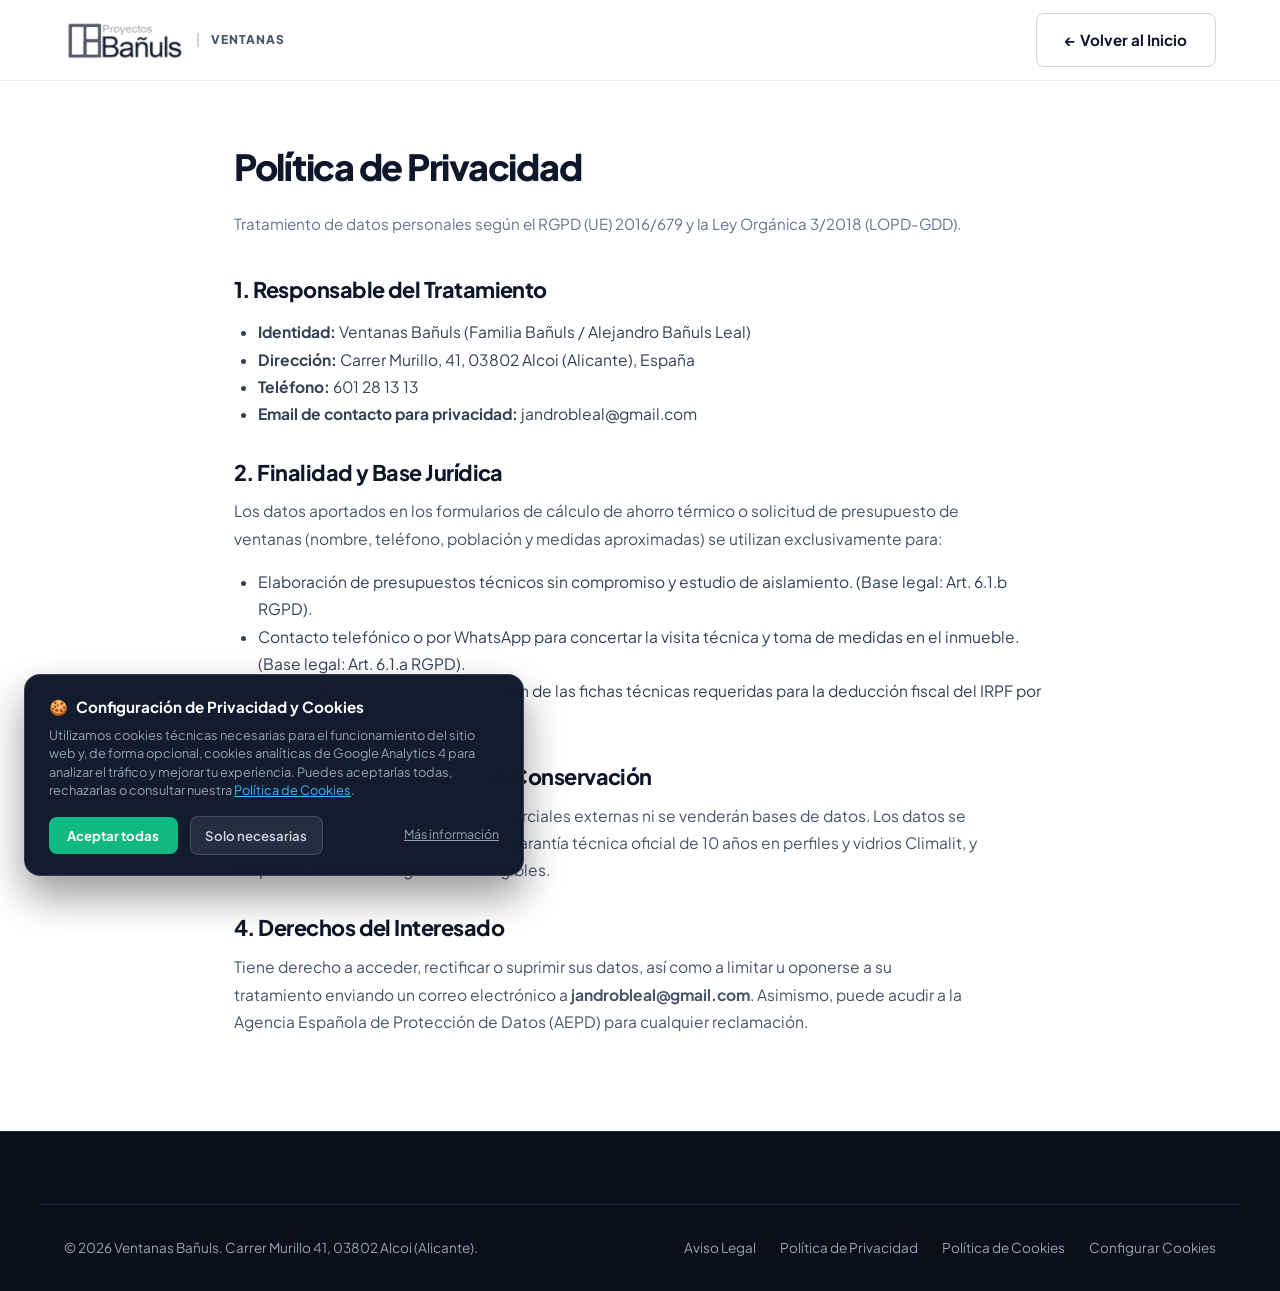
<file: politica-privacidad.html>
<!DOCTYPE html>
<html lang="es">
<head>
  <meta charset="UTF-8">
  <meta name="viewport" content="width=device-width, initial-scale=1.0">
  <!-- Favicon Suite -->
  <link rel="icon" type="image/x-icon" href="/favicon.ico">
  <link rel="icon" type="image/png" sizes="32x32" href="assets/favicon-32x32.png">
  <link rel="icon" type="image/png" sizes="16x16" href="assets/favicon-16x16.png">
  <link rel="apple-touch-icon" sizes="180x180" href="assets/apple-touch-icon.png">

  <title>Política de Privacidad | Ventanas Bañuls Alcoy</title>
    <meta name="description" content="Información detallada sobre el tratamiento de datos personales conforme al RGPD en Ventanas Bañuls.">
  <link rel="canonical" href="https://xn--ventanasbauls-rkb.com/politica-privacidad.html">
  <meta name="robots" content="index, follow">
  <link rel="stylesheet" href="css/style.css">
  <link rel="preconnect" href="https://fonts.googleapis.com">
  <link rel="preconnect" href="https://fonts.gstatic.com" crossorigin>
  <link href="https://fonts.googleapis.com/css2?family=Plus+Jakarta+Sans:wght@400;500;600;700;800&display=swap" rel="stylesheet">
  <script src="js/analytics.js" defer></script>
</head>
<body>
  <!-- Header -->
  <header class="site-header">
    <div class="container header-inner">
      <a href="/" class="brand-logo" title="Volver a Ventanas Bañuls">
        <img src="assets/img/logo-oficial-banuls.png" alt="Ventanas Bañuls" width="160" height="42">
        <span class="brand-division-tag">VENTANAS</span>
      </a>
      <a href="/" class="btn btn-secondary btn-sm">← Volver al Inicio</a>
    </div>
  </header>

  <main style="padding: 4rem 0 6rem; background: #FFFFFF;">
    <div class="container" style="max-width: 860px;">
      <h1 style="font-size: 2.25rem; font-weight: 800; color: #0F172A; margin-bottom: 1.5rem;">Política de Privacidad</h1>
      <p style="color: #64748B; font-size: 0.95rem; margin-bottom: 2.5rem;">Tratamiento de datos personales según el RGPD (UE) 2016/679 y la Ley Orgánica 3/2018 (LOPD-GDD).</p>

      <div style="line-height: 1.75; color: #334155; font-size: 0.975rem;">
        <h2 style="font-size: 1.35rem; color: #0F172A; margin: 2rem 0 0.75rem;">1. Responsable del Tratamiento</h2>
        <ul style="margin: 1rem 0 1.5rem 1.5rem; list-style-type: disc;">
          <li><strong>Identidad:</strong> Ventanas Bañuls (Familia Bañuls / Alejandro Bañuls Leal)</li>
          <li><strong>Dirección:</strong> Carrer Murillo, 41, 03802 Alcoi (Alicante), España</li>
          <li><strong>Teléfono:</strong> 601 28 13 13</li>
          <li><strong>Email de contacto para privacidad:</strong> jandrobleal@gmail.com</li>
        </ul>

        <h2 style="font-size: 1.35rem; color: #0F172A; margin: 2rem 0 0.75rem;">2. Finalidad y Base Jurídica</h2>
        <p>Los datos aportados en los formularios de cálculo de ahorro térmico o solicitud de presupuesto de ventanas (nombre, teléfono, población y medidas aproximadas) se utilizan exclusivamente para:</p>
        <ul style="margin: 1rem 0 1.5rem 1.5rem; list-style-type: disc;">
          <li>Elaboración de presupuestos técnicos sin compromiso y estudio de aislamiento. (Base legal: Art. 6.1.b RGPD).</li>
          <li>Contacto telefónico o por WhatsApp para concertar la visita técnica y toma de medidas en el inmueble. (Base legal: Art. 6.1.a RGPD).</li>
          <li>En caso de contratación, tramitación de las fichas técnicas requeridas para la deducción fiscal del IRPF por rehabilitación energética.</li>
        </ul>

        <h2 style="font-size: 1.35rem; color: #0F172A; margin: 2rem 0 0.75rem;">3. Destinatarios y Plazos de Conservación</h2>
        <p>No se cederán datos a empresas comerciales externas ni se venderán bases de datos. Los datos se mantendrán durante la vigencia de la garantía técnica oficial de 10 años en perfiles y vidrios Climalit, y los plazos tributarios legalmente exigibles.</p>

        <h2 style="font-size: 1.35rem; color: #0F172A; margin: 2rem 0 0.75rem;">4. Derechos del Interesado</h2>
        <p>Tiene derecho a acceder, rectificar o suprimir sus datos, así como a limitar u oponerse a su tratamiento enviando un correo electrónico a <strong>jandrobleal@gmail.com</strong>. Asimismo, puede acudir a la Agencia Española de Protección de Datos (AEPD) para cualquier reclamación.</p>
      </div>
    </div>
  </main>

  <footer class="site-footer">
    <div class="container footer-bottom">
      <div>© 2026 Ventanas Bañuls. Carrer Murillo 41, 03802 Alcoi (Alicante).</div>
      <div style="display: flex; gap: 1.5rem;">
        <a href="aviso-legal.html">Aviso Legal</a>
        <a href="politica-privacidad.html">Política de Privacidad</a>
        <a href="politica-cookies.html">Política de Cookies</a>
        <a href="#cookies-config" class="open-cookie-settings">Configurar Cookies</a>
      </div>
    </div>
  </footer>
</body>
</html>
</file>
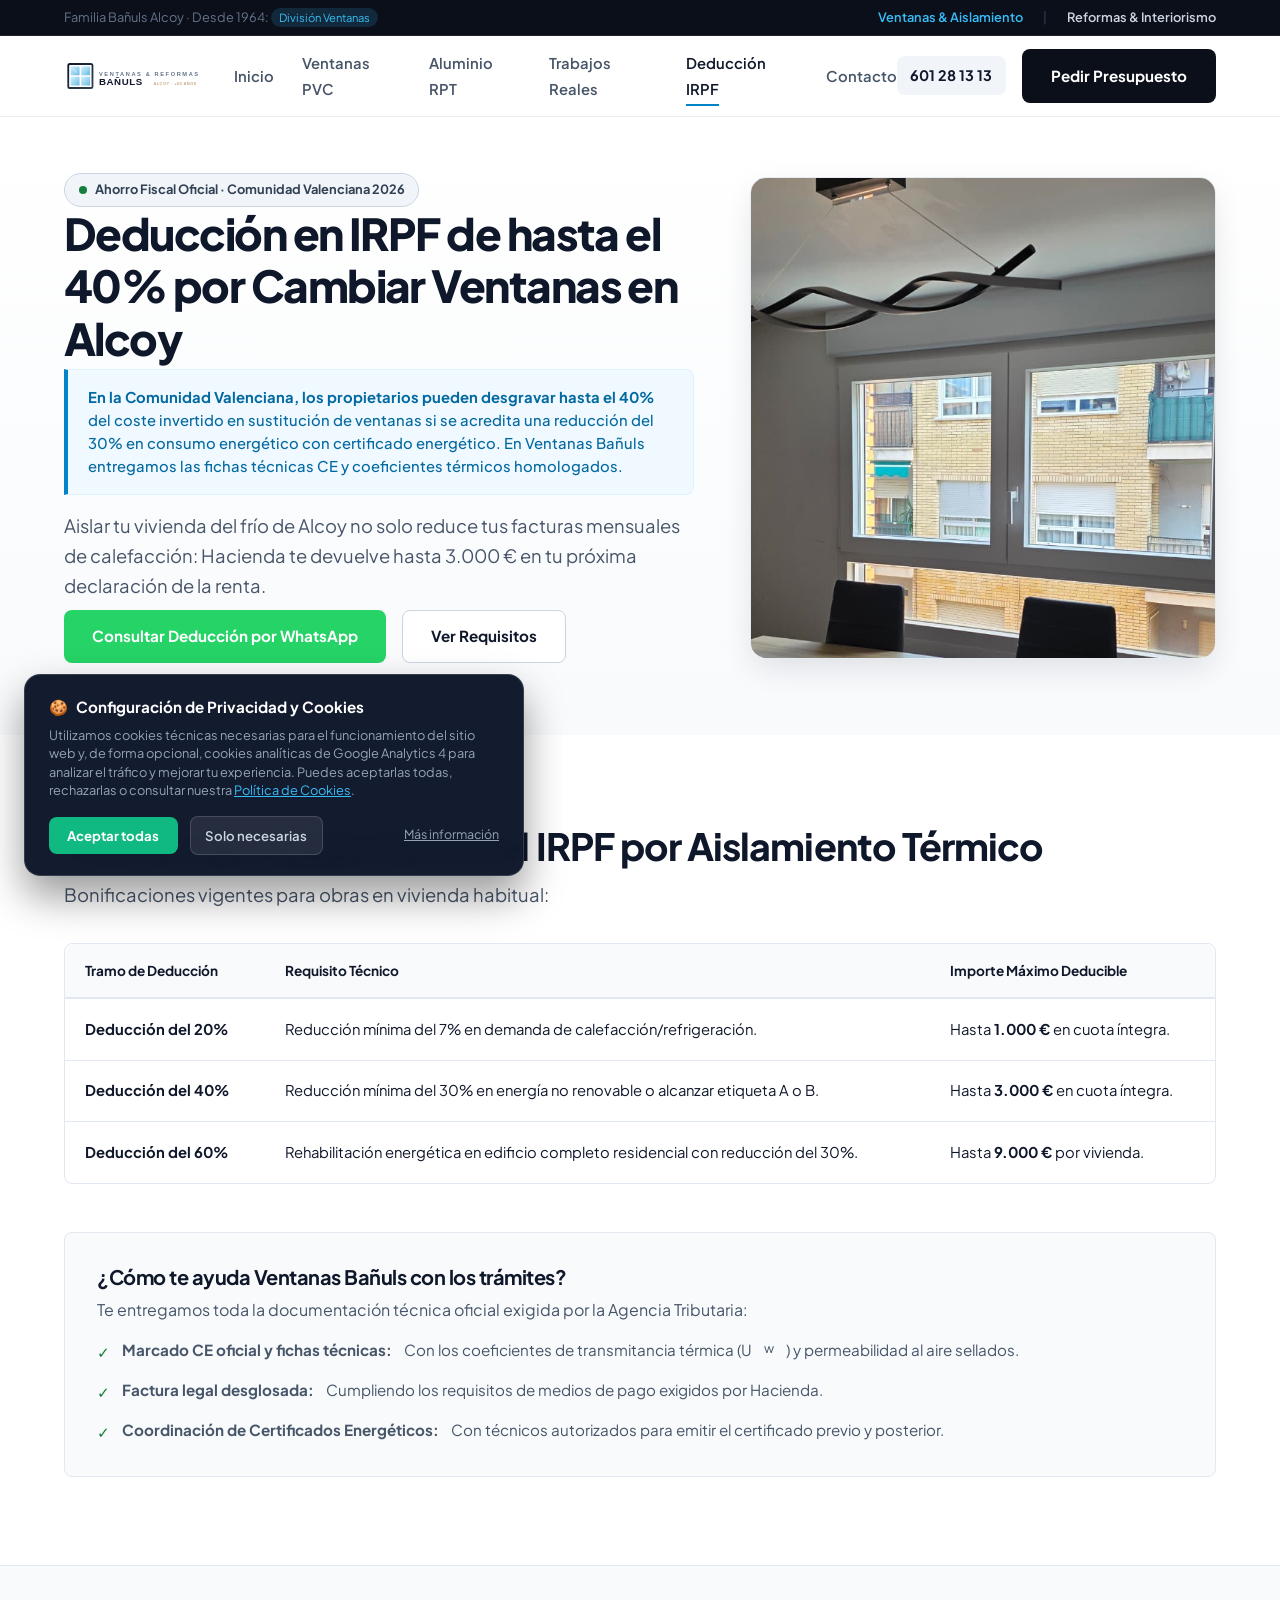
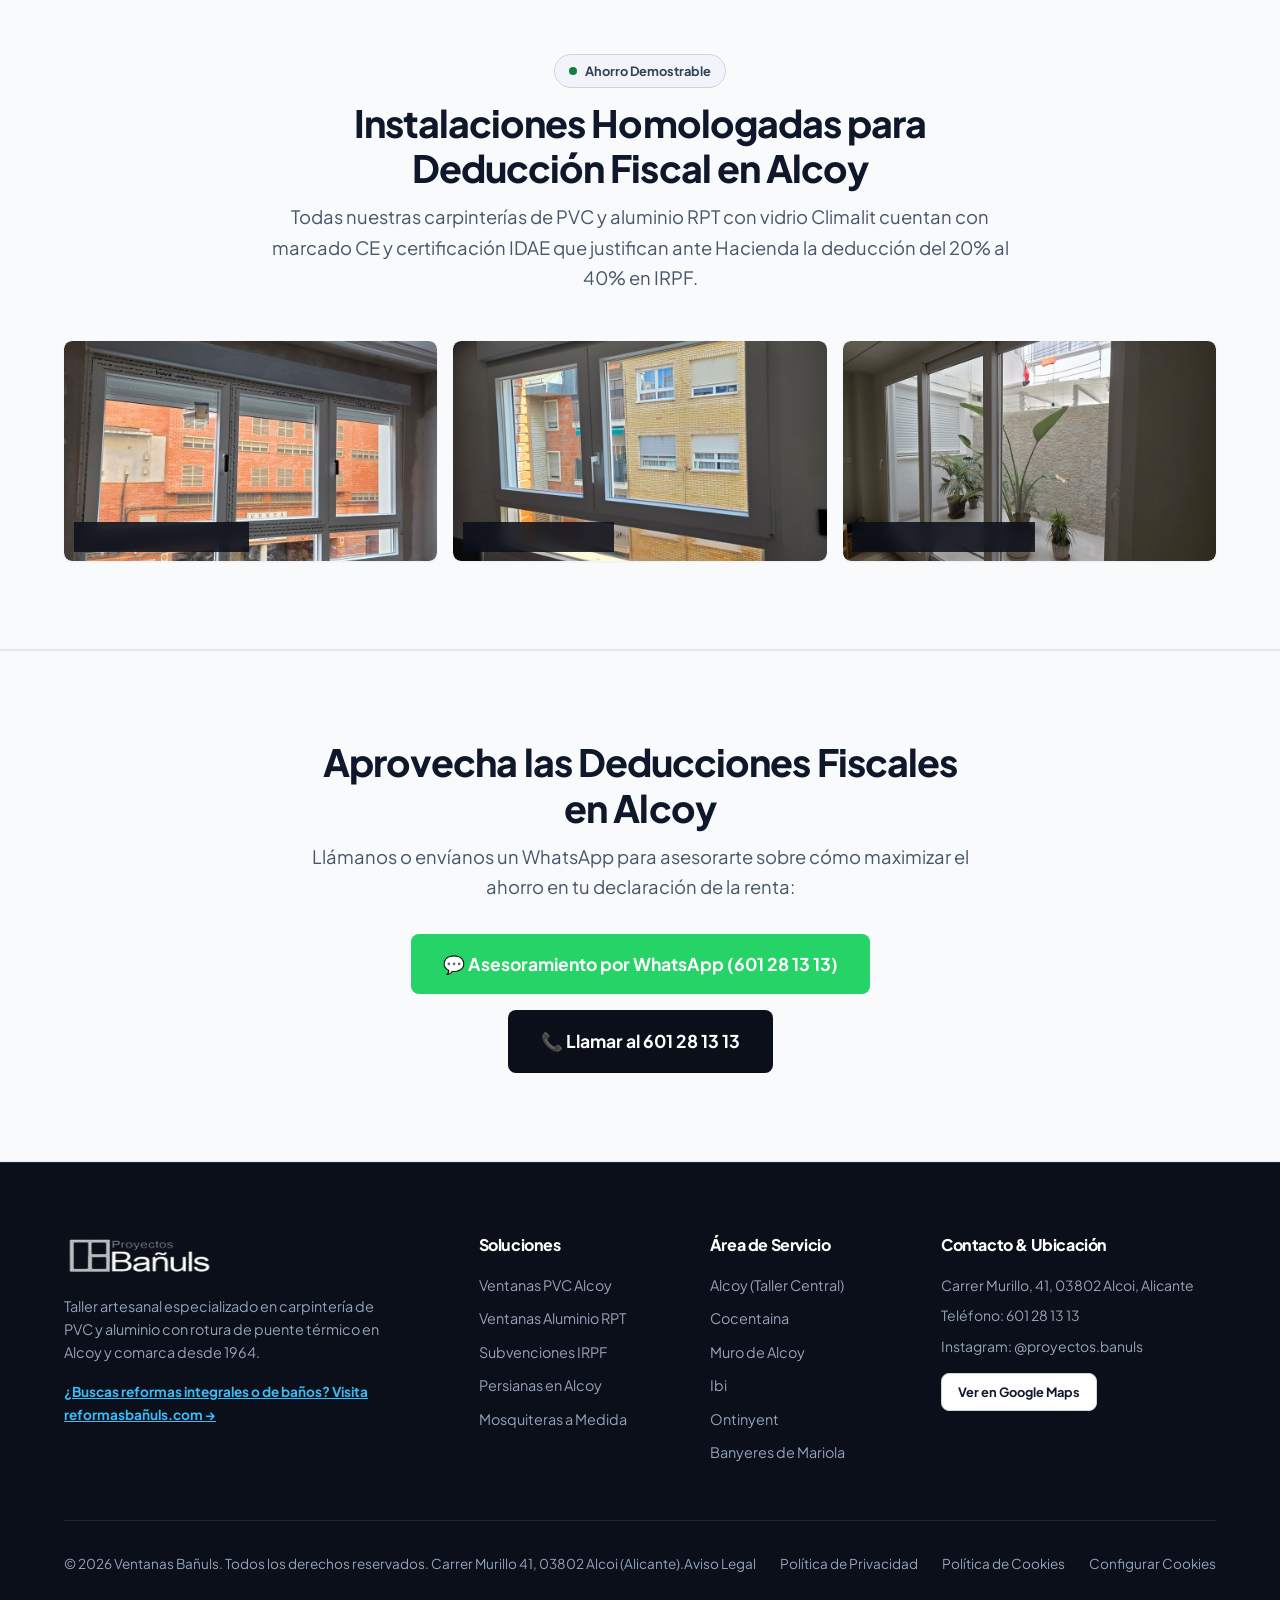
<file: subvenciones-ventanas.html>
﻿<!DOCTYPE html>
<html lang="es">
<head>
  <meta charset="UTF-8">
  <meta name="viewport" content="width=device-width, initial-scale=1.0">
  <!-- Favicon Suite -->
  <link rel="icon" type="image/x-icon" href="/favicon.ico">
  <link rel="icon" type="image/png" sizes="32x32" href="assets/favicon-32x32.png">
  <link rel="icon" type="image/png" sizes="16x16" href="assets/favicon-16x16.png">
  <link rel="apple-touch-icon" sizes="180x180" href="assets/apple-touch-icon.png">

  
  <title>Deducción IRPF hasta el 40% por Ventanas en Alcoy | Bañuls</title>
  <meta name="description" content="Guía sobre deducciones del 20% al 40% en el IRPF por cambio de ventanas en Alcoy y Comunidad Valenciana. Ahorra dinero y gestiona tu certificado energético con Ventanas Bañuls.">
  <link rel="canonical" href="https://xn--ventanasbauls-rkb.com/subvenciones-ventanas.html">
  <meta name="robots" content="index, follow">

  <link rel="preconnect" href="https://fonts.googleapis.com">
  <link rel="preconnect" href="https://fonts.gstatic.com" crossorigin>
  <link href="https://fonts.googleapis.com/css2?family=Plus+Jakarta+Sans:wght@400;500;600;700;800&family=JetBrains+Mono:wght@500;700;800&display=swap" rel="stylesheet">
  <link rel="stylesheet" href="css/style.css">
  <script src="js/analytics.js" defer></script>
  <!-- Open Graph / Redes Sociales -->
  <meta property="og:type" content="article">
  <meta property="og:title" content="Deducción IRPF hasta el 40% por Ventanas en Alcoy | Bañuls">
  <meta property="og:description" content="Guía sobre deducciones del 20% al 40% en el IRPF por cambio de ventanas en Alcoy y Comunidad Valenciana. Ahorra dinero y gestiona tu certificado energético con Ventanas Bañuls.">
  <meta property="og:url" content="https://xn--ventanasbauls-rkb.com/subvenciones-ventanas.html">
  <meta property="og:image" content="https://xn--ventanasbauls-rkb.com/assets/img/hero-living-window.jpg">
  <meta property="og:locale" content="es_ES">
  <meta property="og:site_name" content="Ventanas Bañuls Alcoy">

  <!-- Structured Data JSON-LD (Service & BreadcrumbList) -->
  <script type="application/ld+json">
  {
    "@context": "https://schema.org",
    "@graph": [
      {
        "@type": "BreadcrumbList",
        "@id": "https://xn--ventanasbauls-rkb.com/subvenciones-ventanas.html#breadcrumb",
        "itemListElement": [
          {
            "@type": "ListItem",
            "position": 1,
            "name": "Inicio",
            "item": "https://xn--ventanasbauls-rkb.com/"
          },
          {
            "@type": "ListItem",
            "position": 2,
            "name": "Deducción IRPF Ventanas Alcoy",
            "item": "https://xn--ventanasbauls-rkb.com/subvenciones-ventanas.html"
          }
        ]
      },
      {
        "@type": "Service",
        "@id": "https://xn--ventanasbauls-rkb.com/subvenciones-ventanas.html#service",
        "name": "Asesoramiento Técnico para Deducción en IRPF por Cambio de Ventanas",
        "serviceType": "Certificación energética y gestión de ayudas de rehabilitación energética",
        "description": "Asesoramiento y documentación técnica homologada para desgravar entre el 20% y el 40% en IRPF por sustitución de ventanas y mejora de la eficiencia térmica en Alcoy.",
        "provider": {
          "@type": "HomeAndConstructionBusiness",
          "@id": "https://xn--ventanasbauls-rkb.com/#organization",
          "name": "Ventanas Bañuls",
          "telephone": "+34601281313",
          "address": {
            "@type": "PostalAddress",
            "streetAddress": "Carrer Murillo, 41",
            "addressLocality": "Alcoi",
            "addressRegion": "Alicante",
            "postalCode": "03802",
            "addressCountry": "ES"
          }
        }
      }
    ]
  }
  </script>
</head>
<body>

  <div class="network-bar">
    <div class="container network-bar-inner">
      <div class="network-bar-label">
        <span style="color: #64748B;">Familia Bañuls Alcoy · Desde 1964:</span>
        <span class="network-badge">División Ventanas</span>
      </div>
      <div class="network-links">
        <span class="network-link active">Ventanas &amp; Aislamiento</span>
        <span style="color: #334155;">|</span>
        <a href="https://xn--reformasbauls-rkb.com/" class="network-link">Reformas &amp; Interiorismo</a>
      </div>
    </div>
  </div>

  <header class="site-header">
    <div class="container header-inner">
      <a href="/" class="brand-logo">
        <img src="assets/img/logo-banuls.svg" alt="Ventanas Bañuls Alcoy" width="280" height="52">
      </a>
      <nav>
        <ul class="nav-links">
          <li><a href="/" class="nav-link">Inicio</a></li>
          <li><a href="ventanas-pvc-alcoy.html" class="nav-link">Ventanas PVC</a></li>
          <li><a href="ventanas-aluminio-rpt.html" class="nav-link">Aluminio RPT</a></li>
          <li><a href="/#transformacion" class="nav-link">Trabajos Reales</a></li>
          <li><a href="subvenciones-ventanas.html" class="nav-link active">Deducción IRPF</a></li>
          <li><a href="/#contacto" class="nav-link">Contacto</a></li>
        </ul>
      </nav>
      <div class="header-actions">
        <a href="tel:+34601281313" class="phone-badge">601 28 13 13</a>
        <a href="/#contacto" class="btn btn-primary">Pedir Presupuesto</a>
      </div>
    </div>
  </header>

  <main>
    <section class="section hero-section">
      <div class="container hero-grid">
        <div>
          <div class="heritage-pill">
            <span class="heritage-dot"></span>
            Ahorro Fiscal Oficial · Comunidad Valenciana 2026
          </div>
          <h1 style="font-size: 2.75rem;">Deducción en IRPF de hasta el 40% por Cambiar Ventanas en Alcoy</h1>
          
          <div class="aeo-extraction-block">
            <p><strong>En la Comunidad Valenciana, los propietarios pueden desgravar hasta el 40%</strong> del coste invertido en sustitución de ventanas si se acredita una reducción del 30% en consumo energético con certificado energético. En Ventanas Bañuls entregamos las fichas técnicas CE y coeficientes térmicos homologados.</p>
          </div>

          <p class="text-lead" style="margin-top: 1rem;">
            Aislar tu vivienda del frío de Alcoy no solo reduce tus facturas mensuales de calefacción: Hacienda te devuelve hasta 3.000 € en tu próxima declaración de la renta.
          </p>

          <div class="hero-actions">
            <a href="https://wa.me/34601281313?text=Hola%20Bañuls,%20quiero%20información%20sobre%20la%20deducción%20IRPF%20para%20ventanas" class="btn btn-whatsapp" target="_blank" rel="noopener">
              Consultar Deducción por WhatsApp
            </a>
            <a href="#tramos" class="btn btn-secondary">Ver Requisitos</a>
          </div>
        </div>

        <div class="hero-visual-wrapper">
          <img src="assets/img/hero-living-window.jpg" alt="Vivienda con alta calificación energética tras cambio de ventanas" width="800" height="480">
        </div>
      </div>
    </section>

    <!-- TRAMOS -->
    <section class="section" id="tramos">
      <div class="container">
        <h2>Tramos de Deducción en el IRPF por Aislamiento Térmico</h2>
        <p class="text-lead">Bonificaciones vigentes para obras en vivienda habitual:</p>

        <div class="specs-table-wrapper" style="margin-top: 2rem;">
          <table class="specs-table">
            <thead>
              <tr>
                <th>Tramo de Deducción</th>
                <th>Requisito Técnico</th>
                <th>Importe Máximo Deducible</th>
              </tr>
            </thead>
            <tbody>
              <tr>
                <td><strong>Deducción del 20%</strong></td>
                <td>Reducción mínima del 7% en demanda de calefacción/refrigeración.</td>
                <td>Hasta <strong>1.000 €</strong> en cuota íntegra.</td>
              </tr>
              <tr>
                <td><strong>Deducción del 40%</strong></td>
                <td>Reducción mínima del 30% en energía no renovable o alcanzar etiqueta A o B.</td>
                <td>Hasta <strong>3.000 €</strong> en cuota íntegra.</td>
              </tr>
              <tr>
                <td><strong>Deducción del 60%</strong></td>
                <td>Rehabilitación energética en edificio completo residencial con reducción del 30%.</td>
                <td>Hasta <strong>9.000 €</strong> por vivienda.</td>
              </tr>
            </tbody>
          </table>
        </div>

        <div style="margin-top: 3rem; background: #F8FAFC; border: 1px solid #E2E8F0; border-radius: var(--radius-md); padding: 2rem;">
          <h3>¿Cómo te ayuda Ventanas Bañuls con los trámites?</h3>
          <p style="margin-top: 0.5rem;">
            Te entregamos toda la documentación técnica oficial exigida por la Agencia Tributaria:
          </p>
          <ul class="solution-checklist" style="margin-top: 1rem;">
            <li><span class="check-icon">✓</span> <strong>Marcado CE oficial y fichas técnicas:</strong> Con los coeficientes de transmitancia térmica (U<sub>w</sub>) y permeabilidad al aire sellados.</li>
            <li><span class="check-icon">✓</span> <strong>Factura legal desglosada:</strong> Cumpliendo los requisitos de medios de pago exigidos por Hacienda.</li>
            <li><span class="check-icon">✓</span> <strong>Coordinación de Certificados Energéticos:</strong> Con técnicos autorizados para emitir el certificado previo y posterior.</li>
          </ul>
        </div>
      </div>
    </section>

    <!-- CONTACTO RÁPIDO -->
    
    <!-- INSTALACIONES CERTIFICADAS APTAS PARA DEDUCCIÓN IRPF -->
    <section class="section section-muted" id="obras-certificadas">
      <div class="container">
        <div style="text-align: center; max-width: 760px; margin: 0 auto 3rem auto;">
          <div class="heritage-pill" style="margin-bottom: 0.75rem;">
            <span class="heritage-dot"></span>
            Ahorro Demostrable
          </div>
          <h2>Instalaciones Homologadas para Deducción Fiscal en Alcoy</h2>
          <p class="text-lead">
            Todas nuestras carpinterías de PVC y aluminio RPT con vidrio Climalit cuentan con marcado CE y certificación IDAE que justifican ante Hacienda la deducción del 20% al 40% en IRPF.
          </p>
        </div>

        <div class="solution-gallery" style="grid-template-columns: repeat(auto-fit, minmax(280px, 1fr));">
          <div class="gallery-item-with-caption">
            <img src="assets/img/proyectos/demostracion-herraje-strugal.jpg" alt="Ventana Strugal de alta eficiencia energética instalada en Alcoy" loading="lazy" width="720" height="1280">
            <div class="item-overlay-badge">Ventana de Alta Eficiencia</div>
          </div>
          <div class="gallery-item-with-caption">
            <img src="assets/img/proyectos/ventana-oscilobatiente-pvc-banuls.jpg" alt="Ventana oscilobatiente hermética certificada para deducción térmica" loading="lazy" width="1440" height="1919">
            <div class="item-overlay-badge">Ahorro Térmico &gt; 35%</div>
          </div>
          <div class="gallery-item-with-caption">
            <img src="assets/img/proyectos/balconera-aluminio-rpt-salon.jpg" alt="Balconera de aluminio RPT instalada en Alcoy" loading="lazy" width="720" height="720">
            <div class="item-overlay-badge">Aislamiento A+ Certificado</div>
          </div>
        </div>
      </div>
    </section>

    <section class="section section-muted" id="contacto">
      <div class="container" style="max-width: 720px; margin: 0 auto; text-align: center;">
        <h2>Aprovecha las Deducciones Fiscales en Alcoy</h2>
        <p class="text-lead" style="margin-bottom: 2rem;">
          Llámanos o envíanos un WhatsApp para asesorarte sobre cómo maximizar el ahorro en tu declaración de la renta:
        </p>
        <div style="display: flex; justify-content: center; gap: 1rem; flex-wrap: wrap;">
          <a href="https://wa.me/34601281313?text=Hola%20Bañuls,%20quiero%20presupuesto%20con%20documentación%20para%20IRPF" class="btn btn-whatsapp" style="font-size: 1.1rem; padding: 1rem 2rem;">
            💬 Asesoramiento por WhatsApp (601 28 13 13)
          </a>
          <a href="tel:+34601281313" class="btn btn-primary" style="font-size: 1.1rem; padding: 1rem 2rem;">
            📞 Llamar al 601 28 13 13
          </a>
        </div>
      </div>
    </section>
  </main>

  <footer class="site-footer">
    <div class="container">
      <div class="footer-grid">
        <div class="footer-col">
          <img src="assets/img/logo-oficial-banuls-white.png" alt="Bañuls Alcoy" width="150" height="40" style="margin-bottom: 1.25rem;">
          <p style="color: #94A3B8; font-size: 0.9rem; max-width: 320px;">
            Taller artesanal especializado en carpintería de PVC y aluminio con rotura de puente térmico en Alcoy y comarca desde 1964.
          </p>
          <div style="margin-top: 1rem;">
            <a href="https://xn--reformasbauls-rkb.com/" style="color: #38BDF8; font-size: 0.85rem; font-weight: 700; text-decoration: underline;">
              ¿Buscas reformas integrales o de baños? Visita reformasbañuls.com →
            </a>
          </div>
        </div>

        <div class="footer-col">
          <h4>Soluciones</h4>
          <ul class="footer-links">
            <li><a href="ventanas-pvc-alcoy.html">Ventanas PVC Alcoy</a></li>
            <li><a href="ventanas-aluminio-rpt.html">Ventanas Aluminio RPT</a></li>
            <li><a href="subvenciones-ventanas.html">Subvenciones IRPF</a></li>
            <li><a href="persianas-alcoy.html">Persianas en Alcoy</a></li>
            <li><a href="/#soluciones">Mosquiteras a Medida</a></li>
          </ul>
        </div>

        <div class="footer-col">
          <h4>Área de Servicio</h4>
          <ul class="footer-links">
            <li><a href="/">Alcoy (Taller Central)</a></li>
            <li><a href="ventanas-cocentaina.html">Cocentaina</a></li>
            <li><a href="ventanas-muro-alcoy.html">Muro de Alcoy</a></li>
            <li><a href="ventanas-ibi.html">Ibi</a></li>
            <li><a href="ventanas-ontinyent.html">Ontinyent</a></li>
            <li><a href="ventanas-banyeres-mariola.html">Banyeres de Mariola</a></li>
          </ul>
        </div>

        <div class="footer-col">
          <h4>Contacto &amp; Ubicación</h4>
          <p style="color: #94A3B8; font-size: 0.875rem; margin-bottom: 0.5rem;">Carrer Murillo, 41, 03802 Alcoi, Alicante</p>
          <p style="color: #94A3B8; font-size: 0.875rem; margin-bottom: 0.5rem;">Teléfono: 601 28 13 13</p>
          <p style="color: #94A3B8; font-size: 0.875rem; margin-bottom: 1rem;">Instagram: @proyectos.banuls</p>
          <a href="https://maps.google.com/?cid=16312868201641150123" target="_blank" rel="noopener" class="btn btn-secondary" style="font-size: 0.8rem; padding: 0.5rem 1rem;">
            Ver en Google Maps
          </a>
        </div>
      </div>

      <div class="footer-bottom">
        <div>
          © 2026 Ventanas Bañuls. Todos los derechos reservados. Carrer Murillo 41, 03802 Alcoi (Alicante).
        </div>
        <div style="display: flex; gap: 1.5rem; flex-wrap: wrap;">
          <a href="aviso-legal.html">Aviso Legal</a>
          <a href="politica-privacidad.html">Política de Privacidad</a>
          <a href="politica-cookies.html">Política de Cookies</a>
          <a href="#cookies-config" class="open-cookie-settings">Configurar Cookies</a>
        </div>
      </div>
    </div>
  </footer>

  <script src="js/main.js" defer></script>
</body>
</html>
</file>
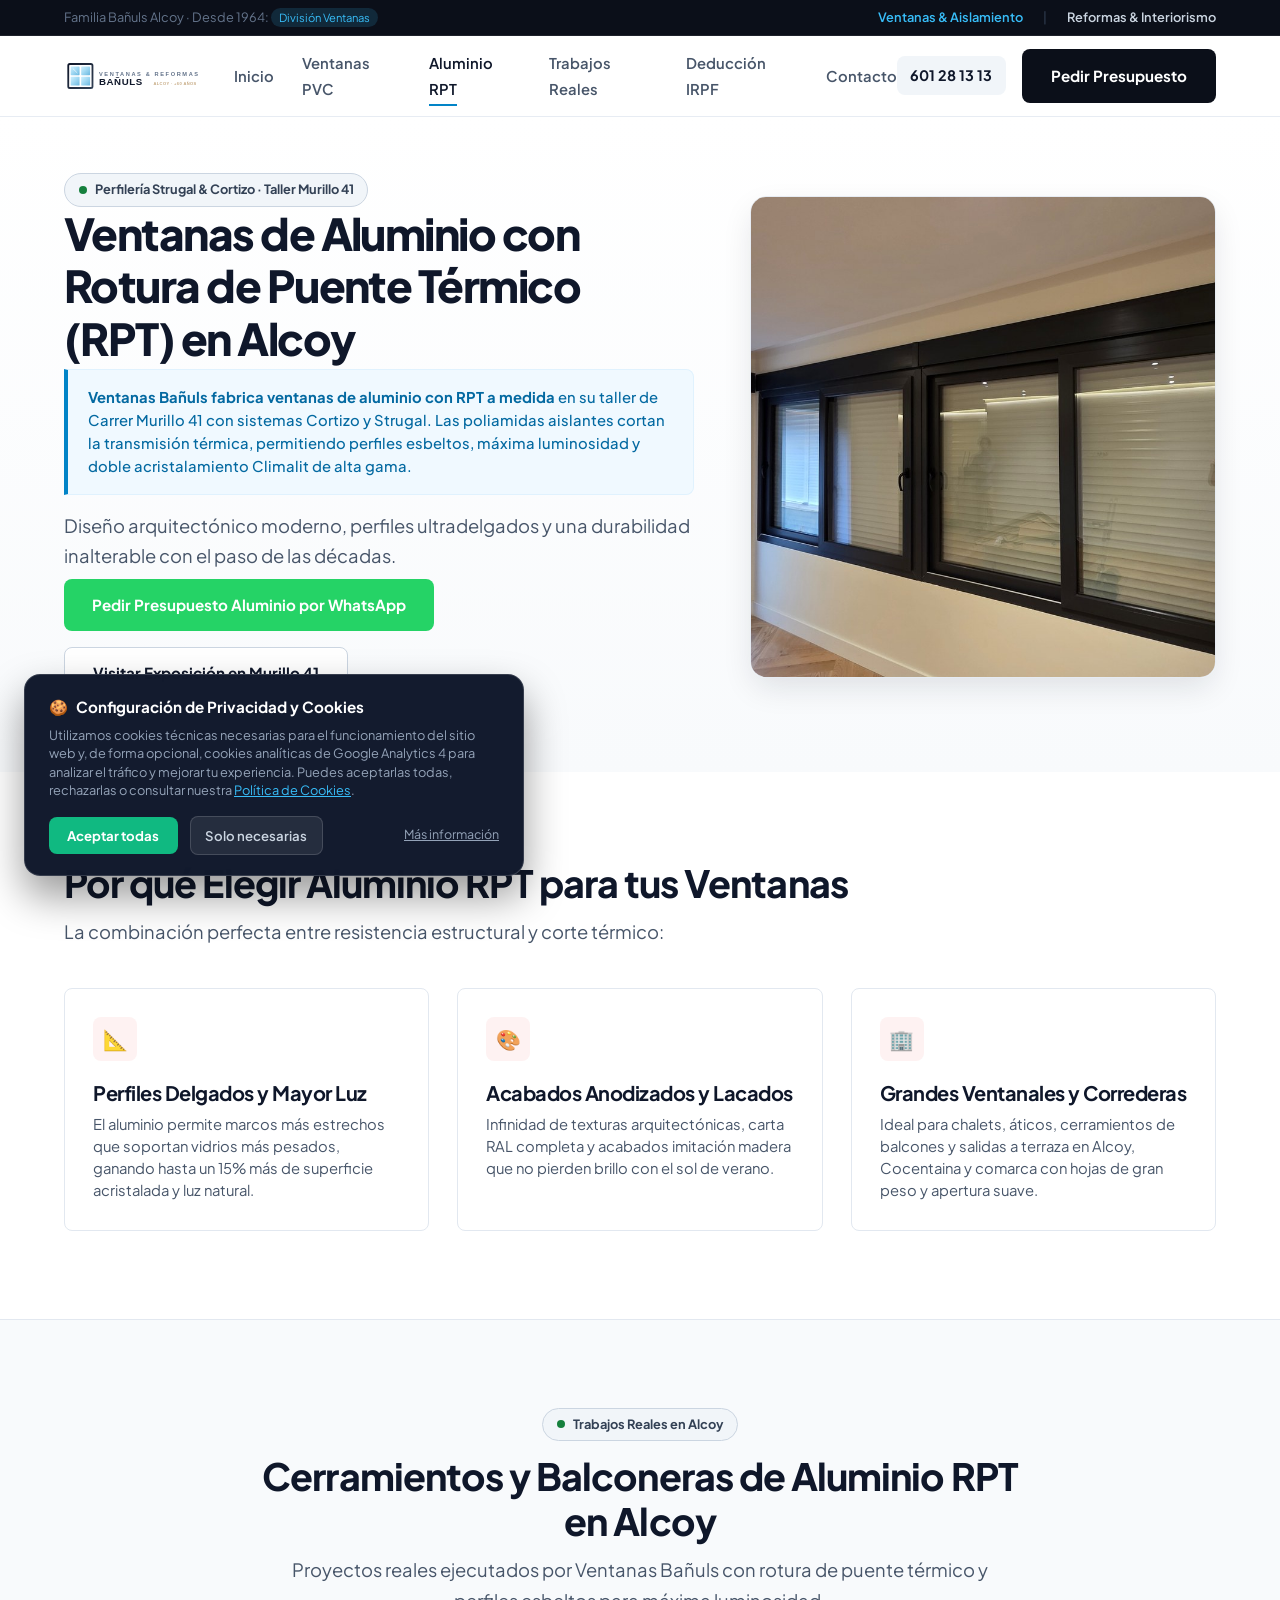
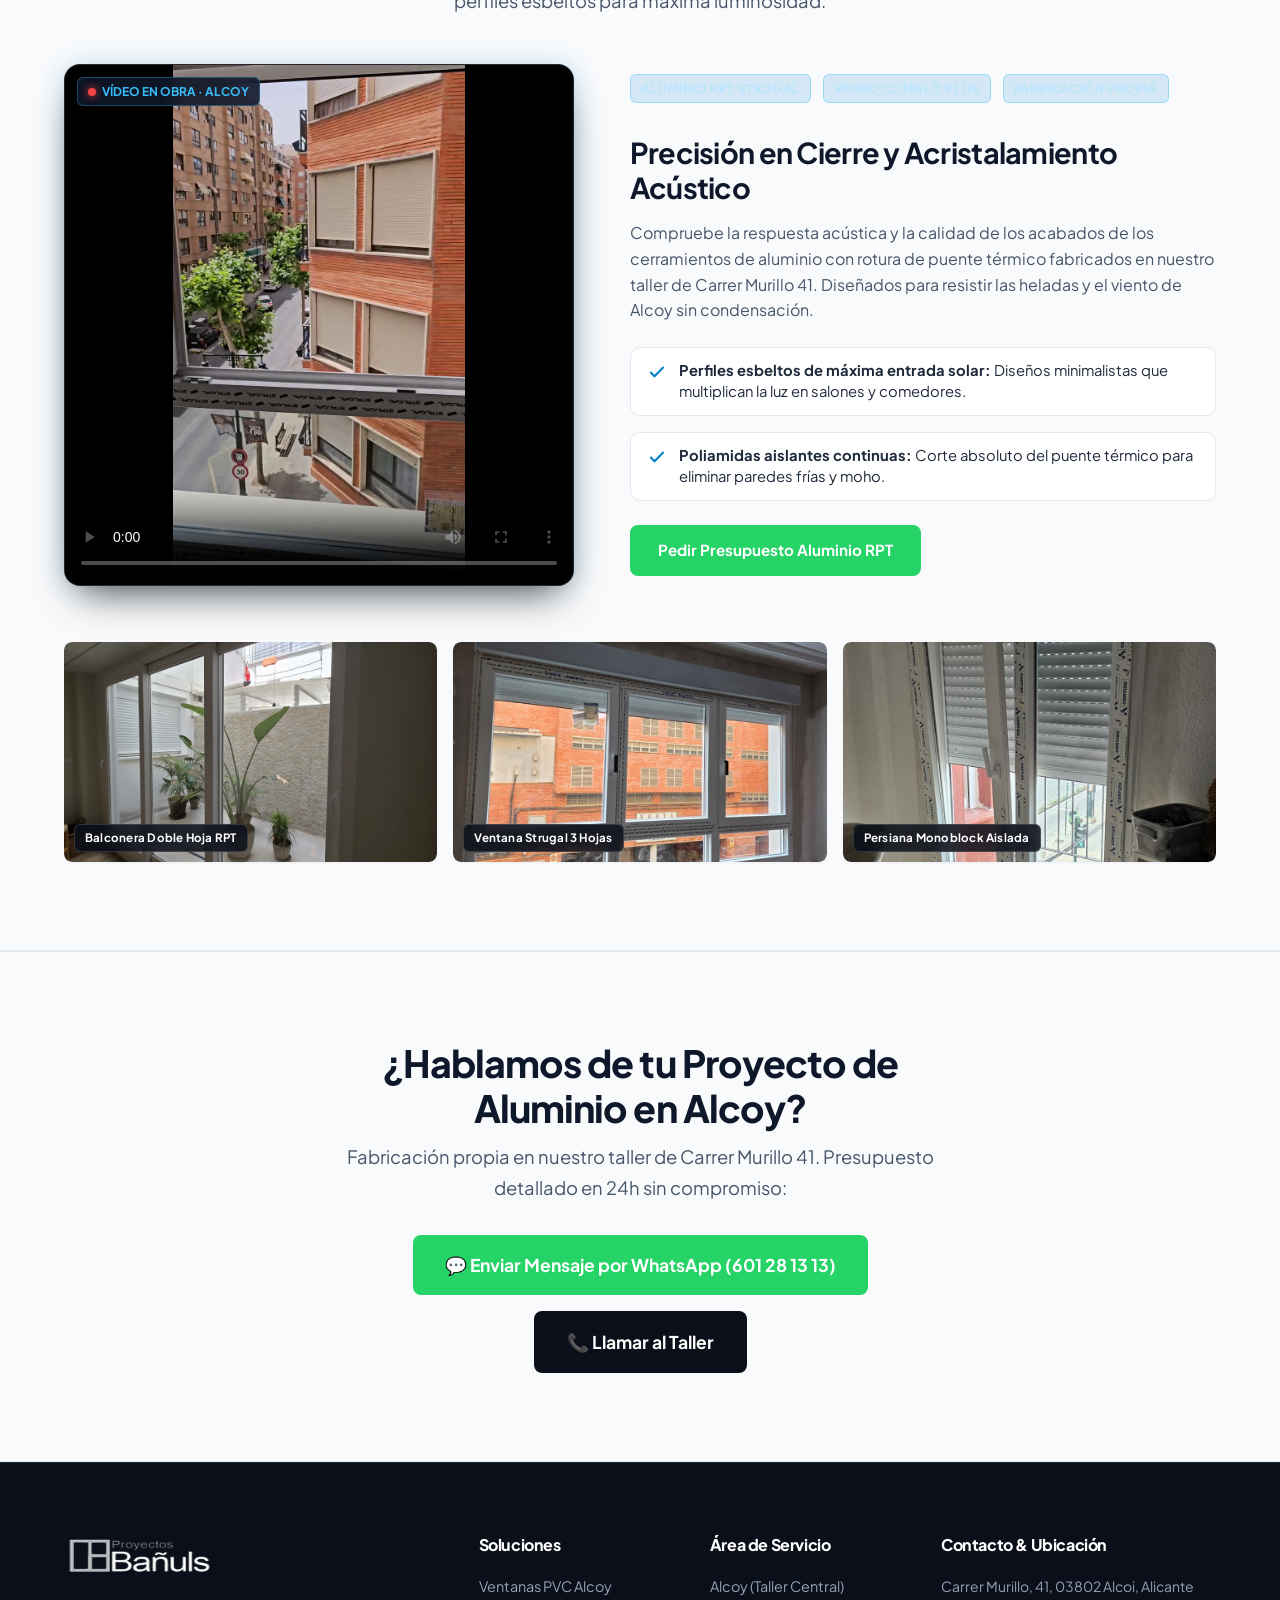
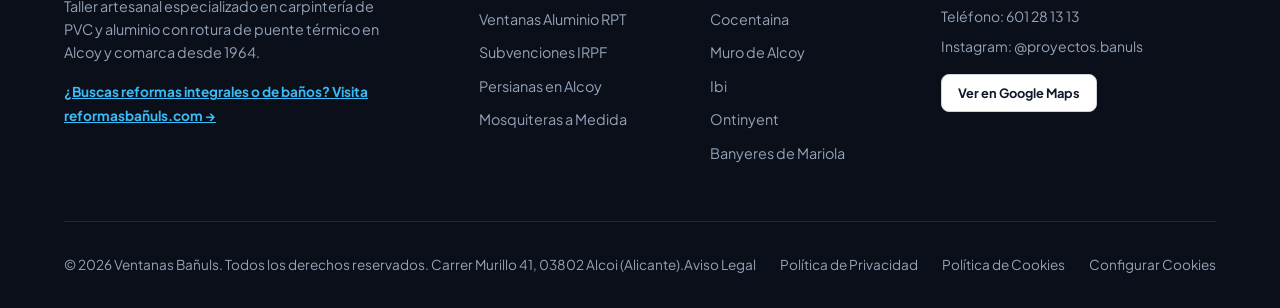
<file: ventanas-aluminio-rpt.html>
﻿<!DOCTYPE html>
<html lang="es">
<head>
  <meta charset="UTF-8">
  <meta name="viewport" content="width=device-width, initial-scale=1.0">
  <!-- Favicon Suite -->
  <link rel="icon" type="image/x-icon" href="/favicon.ico">
  <link rel="icon" type="image/png" sizes="32x32" href="assets/favicon-32x32.png">
  <link rel="icon" type="image/png" sizes="16x16" href="assets/favicon-16x16.png">
  <link rel="apple-touch-icon" sizes="180x180" href="assets/apple-touch-icon.png">

  
  <title>Ventanas de Aluminio RPT en Alcoy | Cortizo y Strugal | Bañuls</title>
  <meta name="description" content="Ventanas de aluminio con Rotura de Puente Térmico (RPT) en Alcoy. Perfiles minimalistas de alta resistencia Cortizo y Strugal con herrajes Roto. Máxima entrada de luz y aislamiento.">
  <link rel="canonical" href="https://xn--ventanasbauls-rkb.com/ventanas-aluminio-rpt.html">
  <meta name="robots" content="index, follow">

  <link rel="preconnect" href="https://fonts.googleapis.com">
  <link rel="preconnect" href="https://fonts.gstatic.com" crossorigin>
  <link href="https://fonts.googleapis.com/css2?family=Plus+Jakarta+Sans:wght@400;500;600;700;800&family=JetBrains+Mono:wght@500;700;800&display=swap" rel="stylesheet">
  <link rel="stylesheet" href="css/style.css">
  <script src="js/analytics.js" defer></script>
  <!-- Open Graph / Redes Sociales -->
  <meta property="og:type" content="article">
  <meta property="og:title" content="Ventanas de Aluminio RPT en Alcoy | Cortizo y Strugal | Bañuls">
  <meta property="og:description" content="Ventanas de aluminio con Rotura de Puente Térmico (RPT) en Alcoy. Perfiles minimalistas de alta resistencia Cortizo y Strugal con herrajes Roto. Máxima entrada de luz y aislamiento.">
  <meta property="og:url" content="https://xn--ventanasbauls-rkb.com/ventanas-aluminio-rpt.html">
  <meta property="og:image" content="https://xn--ventanasbauls-rkb.com/assets/img/proyectos/balconera-aluminio-rpt-salon.jpg">
  <meta property="og:locale" content="es_ES">
  <meta property="og:site_name" content="Ventanas Bañuls Alcoy">

  <!-- Structured Data JSON-LD (Service & BreadcrumbList) -->
  <script type="application/ld+json">
  {
    "@context": "https://schema.org",
    "@graph": [
      {
        "@type": "BreadcrumbList",
        "@id": "https://xn--ventanasbauls-rkb.com/ventanas-aluminio-rpt.html#breadcrumb",
        "itemListElement": [
          {
            "@type": "ListItem",
            "position": 1,
            "name": "Inicio",
            "item": "https://xn--ventanasbauls-rkb.com/"
          },
          {
            "@type": "ListItem",
            "position": 2,
            "name": "Ventanas de Aluminio RPT en Alcoy",
            "item": "https://xn--ventanasbauls-rkb.com/ventanas-aluminio-rpt.html"
          }
        ]
      },
      {
        "@type": "Service",
        "@id": "https://xn--ventanasbauls-rkb.com/ventanas-aluminio-rpt.html#service",
        "name": "Fabricación e Instalación de Ventanas de Aluminio RPT en Alcoy",
        "serviceType": "Carpintería de aluminio con rotura de puente térmico",
        "description": "Fabricación en taller propio de ventanas y balconeras de aluminio con rotura de puente térmico (RPT) de marcas líderes Strugal y Cortizo. Perfiles minimalistas y estanqueidad certificada.",
        "provider": {
          "@type": "HomeAndConstructionBusiness",
          "@id": "https://xn--ventanasbauls-rkb.com/#organization",
          "name": "Ventanas Bañuls",
          "telephone": "+34601281313",
          "address": {
            "@type": "PostalAddress",
            "streetAddress": "Carrer Murillo, 41",
            "addressLocality": "Alcoi",
            "addressRegion": "Alicante",
            "postalCode": "03802",
            "addressCountry": "ES"
          }
        },
        "areaServed": [
          {"@type": "City", "name": "Alcoi"},
          {"@type": "City", "name": "Cocentaina"},
          {"@type": "City", "name": "Muro de Alcoy"},
          {"@type": "City", "name": "Ibi"},
          {"@type": "City", "name": "Ontinyent"},
          {"@type": "City", "name": "Banyeres de Mariola"}
        ]
      }
    ]
  }
  </script>
</head>
<body>

  <div class="network-bar">
    <div class="container network-bar-inner">
      <div class="network-bar-label">
        <span style="color: #64748B;">Familia Bañuls Alcoy · Desde 1964:</span>
        <span class="network-badge">División Ventanas</span>
      </div>
      <div class="network-links">
        <span class="network-link active">Ventanas &amp; Aislamiento</span>
        <span style="color: #334155;">|</span>
        <a href="https://xn--reformasbauls-rkb.com/" class="network-link">Reformas &amp; Interiorismo</a>
      </div>
    </div>
  </div>

  <header class="site-header">
    <div class="container header-inner">
      <a href="/" class="brand-logo">
        <img src="assets/img/logo-banuls.svg" alt="Ventanas Bañuls Alcoy" width="280" height="52">
      </a>
      <nav>
        <ul class="nav-links">
          <li><a href="/" class="nav-link">Inicio</a></li>
          <li><a href="ventanas-pvc-alcoy.html" class="nav-link">Ventanas PVC</a></li>
          <li><a href="ventanas-aluminio-rpt.html" class="nav-link active">Aluminio RPT</a></li>
          <li><a href="/#transformacion" class="nav-link">Trabajos Reales</a></li>
          <li><a href="subvenciones-ventanas.html" class="nav-link">Deducción IRPF</a></li>
          <li><a href="/#contacto" class="nav-link">Contacto</a></li>
        </ul>
      </nav>
      <div class="header-actions">
        <a href="tel:+34601281313" class="phone-badge">601 28 13 13</a>
        <a href="/#contacto" class="btn btn-primary">Pedir Presupuesto</a>
      </div>
    </div>
  </header>

  <main>
    <section class="section hero-section">
      <div class="container hero-grid">
        <div>
          <div class="heritage-pill">
            <span class="heritage-dot"></span>
            Perfilería Strugal &amp; Cortizo · Taller Murillo 41
          </div>
          <h1 style="font-size: 2.75rem;">Ventanas de Aluminio con Rotura de Puente Térmico (RPT) en Alcoy</h1>
          
          <div class="aeo-extraction-block">
            <p><strong>Ventanas Bañuls fabrica ventanas de aluminio con RPT a medida</strong> en su taller de Carrer Murillo 41 con sistemas Cortizo y Strugal. Las poliamidas aislantes cortan la transmisión térmica, permitiendo perfiles esbeltos, máxima luminosidad y doble acristalamiento Climalit de alta gama.</p>
          </div>

          <p class="text-lead" style="margin-top: 1rem;">
            Diseño arquitectónico moderno, perfiles ultradelgados y una durabilidad inalterable con el paso de las décadas.
          </p>

          <div class="hero-actions">
            <a href="https://wa.me/34601281313?text=Hola%20Bañuls,%20quiero%20presupuesto%20para%20ventanas%20de%20aluminio%20con%20RPT" class="btn btn-whatsapp" target="_blank" rel="noopener">
              Pedir Presupuesto Aluminio por WhatsApp
            </a>
            <a href="/#contacto" class="btn btn-secondary">Visitar Exposición en Murillo 41</a>
          </div>
        </div>

        <div class="hero-visual-wrapper">
          <img src="assets/img/ventanas-aluminio-modernas.jpg" alt="Ventanales de aluminio con rotura de puente térmico instalados en Alcoy" width="800" height="480">
        </div>
      </div>
    </section>

    <!-- VENTAJAS RPT -->
    <section class="section" id="ventajas-rpt">
      <div class="container">
        <h2>Por qué Elegir Aluminio RPT para tus Ventanas</h2>
        <p class="text-lead">La combinación perfecta entre resistencia estructural y corte térmico:</p>

        <div class="problem-grid" style="margin-top: 2.5rem;">
          <div class="problem-card">
            <div class="problem-icon">📐</div>
            <h3>Perfiles Delgados y Mayor Luz</h3>
            <p>El aluminio permite marcos más estrechos que soportan vidrios más pesados, ganando hasta un 15% más de superficie acristalada y luz natural.</p>
          </div>

          <div class="problem-card">
            <div class="problem-icon">🎨</div>
            <h3>Acabados Anodizados y Lacados</h3>
            <p>Infinidad de texturas arquitectónicas, carta RAL completa y acabados imitación madera que no pierden brillo con el sol de verano.</p>
          </div>

          <div class="problem-card">
            <div class="problem-icon">🏢</div>
            <h3>Grandes Ventanales y Correderas</h3>
            <p>Ideal para chalets, áticos, cerramientos de balcones y salidas a terraza en Alcoy, Cocentaina y comarca con hojas de gran peso y apertura suave.</p>
          </div>
        </div>
      </div>
    </section>

    
    <!-- GALERÍA DE PROYECTOS REALES ALUMINIO RPT Y VÍDEO -->
    <section class="section section-muted" id="proyectos-reales-aluminio">
      <div class="container">
        <div style="text-align: center; max-width: 760px; margin: 0 auto 3rem auto;">
          <div class="heritage-pill" style="margin-bottom: 0.75rem;">
            <span class="heritage-dot"></span>
            Trabajos Reales en Alcoy
          </div>
          <h2>Cerramientos y Balconeras de Aluminio RPT en Alcoy</h2>
          <p class="text-lead">
            Proyectos reales ejecutados por Ventanas Bañuls con rotura de puente térmico y perfiles esbeltos para máxima luminosidad.
          </p>
        </div>

        <div class="video-showcase-grid" style="margin-bottom: 3.5rem;">
          <div class="video-player-box">
            <span class="video-top-tag"><span class="live-dot"></span> VÍDEO EN OBRA · ALCOY</span>
            <video controls preload="metadata" poster="assets/video/poster-instalacion-strugal.jpg" playsinline>
              <source src="assets/video/video-instalacion-ventana-strugal-climalit.mp4" type="video/mp4">
              Tu navegador no soporta vídeo HTML5.
            </video>
          </div>

          <div style="display: flex; flex-direction: column; justify-content: center;">
            <div class="video-badges-row">
              <span class="video-proof-badge">Aluminio RPT Strugal</span>
              <span class="video-proof-badge">Vidrio Climalit Plus</span>
              <span class="video-proof-badge">Fabricación Propia</span>
            </div>
            <h3 style="font-size: 1.8rem; margin-bottom: 1rem; color: #0F172A;">Precisión en Cierre y Acristalamiento Acústico</h3>
            <p style="color: #475569; line-height: 1.6; margin-bottom: 1.5rem;">
              Compruebe la respuesta acústica y la calidad de los acabados de los cerramientos de aluminio con rotura de puente térmico fabricados en nuestro taller de Carrer Murillo 41. Diseñados para resistir las heladas y el viento de Alcoy sin condensación.
            </p>
            <ul class="video-proof-list" style="margin-bottom: 1.5rem;">
              <li style="background: #FFFFFF; border-color: #E2E8F0; color: #1E293B;">
                <svg width="20" height="20" viewBox="0 0 24 24" fill="none" stroke="#0284C7" stroke-width="2.5"><polyline points="20 6 9 17 4 12"/></svg>
                <span><strong>Perfiles esbeltos de máxima entrada solar:</strong> Diseños minimalistas que multiplican la luz en salones y comedores.</span>
              </li>
              <li style="background: #FFFFFF; border-color: #E2E8F0; color: #1E293B;">
                <svg width="20" height="20" viewBox="0 0 24 24" fill="none" stroke="#0284C7" stroke-width="2.5"><polyline points="20 6 9 17 4 12"/></svg>
                <span><strong>Poliamidas aislantes continuas:</strong> Corte absoluto del puente térmico para eliminar paredes frías y moho.</span>
              </li>
            </ul>
            <div>
              <a href="https://wa.me/34601281313?text=Hola%20Bañuls,%20quiero%20presupuesto%20para%20ventanas%20de%20aluminio%20RPT" class="btn btn-whatsapp" target="_blank" rel="noopener">
                Pedir Presupuesto Aluminio RPT
              </a>
            </div>
          </div>
        </div>

        <div class="solution-gallery" style="grid-template-columns: repeat(auto-fit, minmax(280px, 1fr));">
          <div class="gallery-item-with-caption">
            <img src="assets/img/proyectos/balconera-aluminio-rpt-salon.jpg" alt="Balconera de aluminio con rotura de puente térmico en salón reformado en Alcoy" loading="lazy" width="720" height="720">
            <div class="item-overlay-badge">Balconera Doble Hoja RPT</div>
          </div>
          <div class="gallery-item-with-caption">
            <img src="assets/img/proyectos/demostracion-herraje-strugal.jpg" alt="Ventana de tres hojas Strugal con cajón de persiana monoblock" loading="lazy" width="720" height="1280">
            <div class="item-overlay-badge">Ventana Strugal 3 Hojas</div>
          </div>
          <div class="gallery-item-with-caption">
            <img src="assets/img/proyectos/ventana-pvc-persiana-monoblock.jpg" alt="Carpintería a medida con persiana monoblock y estanqueidad certificada" loading="lazy" width="1440" height="1800">
            <div class="item-overlay-badge">Persiana Monoblock Aislada</div>
          </div>
        </div>
      </div>
    </section>
    
    <!-- CONTACTO RÁPIDO -->
    <section class="section section-muted" id="contacto">
      <div class="container" style="max-width: 720px; margin: 0 auto; text-align: center;">
        <h2>¿Hablamos de tu Proyecto de Aluminio en Alcoy?</h2>
        <p class="text-lead" style="margin-bottom: 2rem;">
          Fabricación propia en nuestro taller de Carrer Murillo 41. Presupuesto detallado en 24h sin compromiso:
        </p>
        <div style="display: flex; justify-content: center; gap: 1rem; flex-wrap: wrap;">
          <a href="https://wa.me/34601281313?text=Hola%20Bañuls,%20quiero%20pedir%20presupuesto%20para%20ventanas%20de%20aluminio%20RPT" class="btn btn-whatsapp" style="font-size: 1.1rem; padding: 1rem 2rem;">
            💬 Enviar Mensaje por WhatsApp (601 28 13 13)
          </a>
          <a href="tel:+34601281313" class="btn btn-primary" style="font-size: 1.1rem; padding: 1rem 2rem;">
            📞 Llamar al Taller
          </a>
        </div>
      </div>
    </section>
  </main>

  <footer class="site-footer">
    <div class="container">
      <div class="footer-grid">
        <div class="footer-col">
          <img src="assets/img/logo-oficial-banuls-white.png" alt="Bañuls Alcoy" width="150" height="40" style="margin-bottom: 1.25rem;">
          <p style="color: #94A3B8; font-size: 0.9rem; max-width: 320px;">
            Taller artesanal especializado en carpintería de PVC y aluminio con rotura de puente térmico en Alcoy y comarca desde 1964.
          </p>
          <div style="margin-top: 1rem;">
            <a href="https://xn--reformasbauls-rkb.com/" style="color: #38BDF8; font-size: 0.85rem; font-weight: 700; text-decoration: underline;">
              ¿Buscas reformas integrales o de baños? Visita reformasbañuls.com →
            </a>
          </div>
        </div>

        <div class="footer-col">
          <h4>Soluciones</h4>
          <ul class="footer-links">
            <li><a href="ventanas-pvc-alcoy.html">Ventanas PVC Alcoy</a></li>
            <li><a href="ventanas-aluminio-rpt.html">Ventanas Aluminio RPT</a></li>
            <li><a href="subvenciones-ventanas.html">Subvenciones IRPF</a></li>
            <li><a href="persianas-alcoy.html">Persianas en Alcoy</a></li>
            <li><a href="/#soluciones">Mosquiteras a Medida</a></li>
          </ul>
        </div>

        <div class="footer-col">
          <h4>Área de Servicio</h4>
          <ul class="footer-links">
            <li><a href="/">Alcoy (Taller Central)</a></li>
            <li><a href="ventanas-cocentaina.html">Cocentaina</a></li>
            <li><a href="ventanas-muro-alcoy.html">Muro de Alcoy</a></li>
            <li><a href="ventanas-ibi.html">Ibi</a></li>
            <li><a href="ventanas-ontinyent.html">Ontinyent</a></li>
            <li><a href="ventanas-banyeres-mariola.html">Banyeres de Mariola</a></li>
          </ul>
        </div>

        <div class="footer-col">
          <h4>Contacto &amp; Ubicación</h4>
          <p style="color: #94A3B8; font-size: 0.875rem; margin-bottom: 0.5rem;">Carrer Murillo, 41, 03802 Alcoi, Alicante</p>
          <p style="color: #94A3B8; font-size: 0.875rem; margin-bottom: 0.5rem;">Teléfono: 601 28 13 13</p>
          <p style="color: #94A3B8; font-size: 0.875rem; margin-bottom: 1rem;">Instagram: @proyectos.banuls</p>
          <a href="https://maps.google.com/?cid=16312868201641150123" target="_blank" rel="noopener" class="btn btn-secondary" style="font-size: 0.8rem; padding: 0.5rem 1rem;">
            Ver en Google Maps
          </a>
        </div>
      </div>

      <div class="footer-bottom">
        <div>
          © 2026 Ventanas Bañuls. Todos los derechos reservados. Carrer Murillo 41, 03802 Alcoi (Alicante).
        </div>
        <div style="display: flex; gap: 1.5rem; flex-wrap: wrap;">
          <a href="aviso-legal.html">Aviso Legal</a>
          <a href="politica-privacidad.html">Política de Privacidad</a>
          <a href="politica-cookies.html">Política de Cookies</a>
          <a href="#cookies-config" class="open-cookie-settings">Configurar Cookies</a>
        </div>
      </div>
    </div>
  </footer>

  <script src="js/main.js" defer></script>
</body>
</html>
</file>
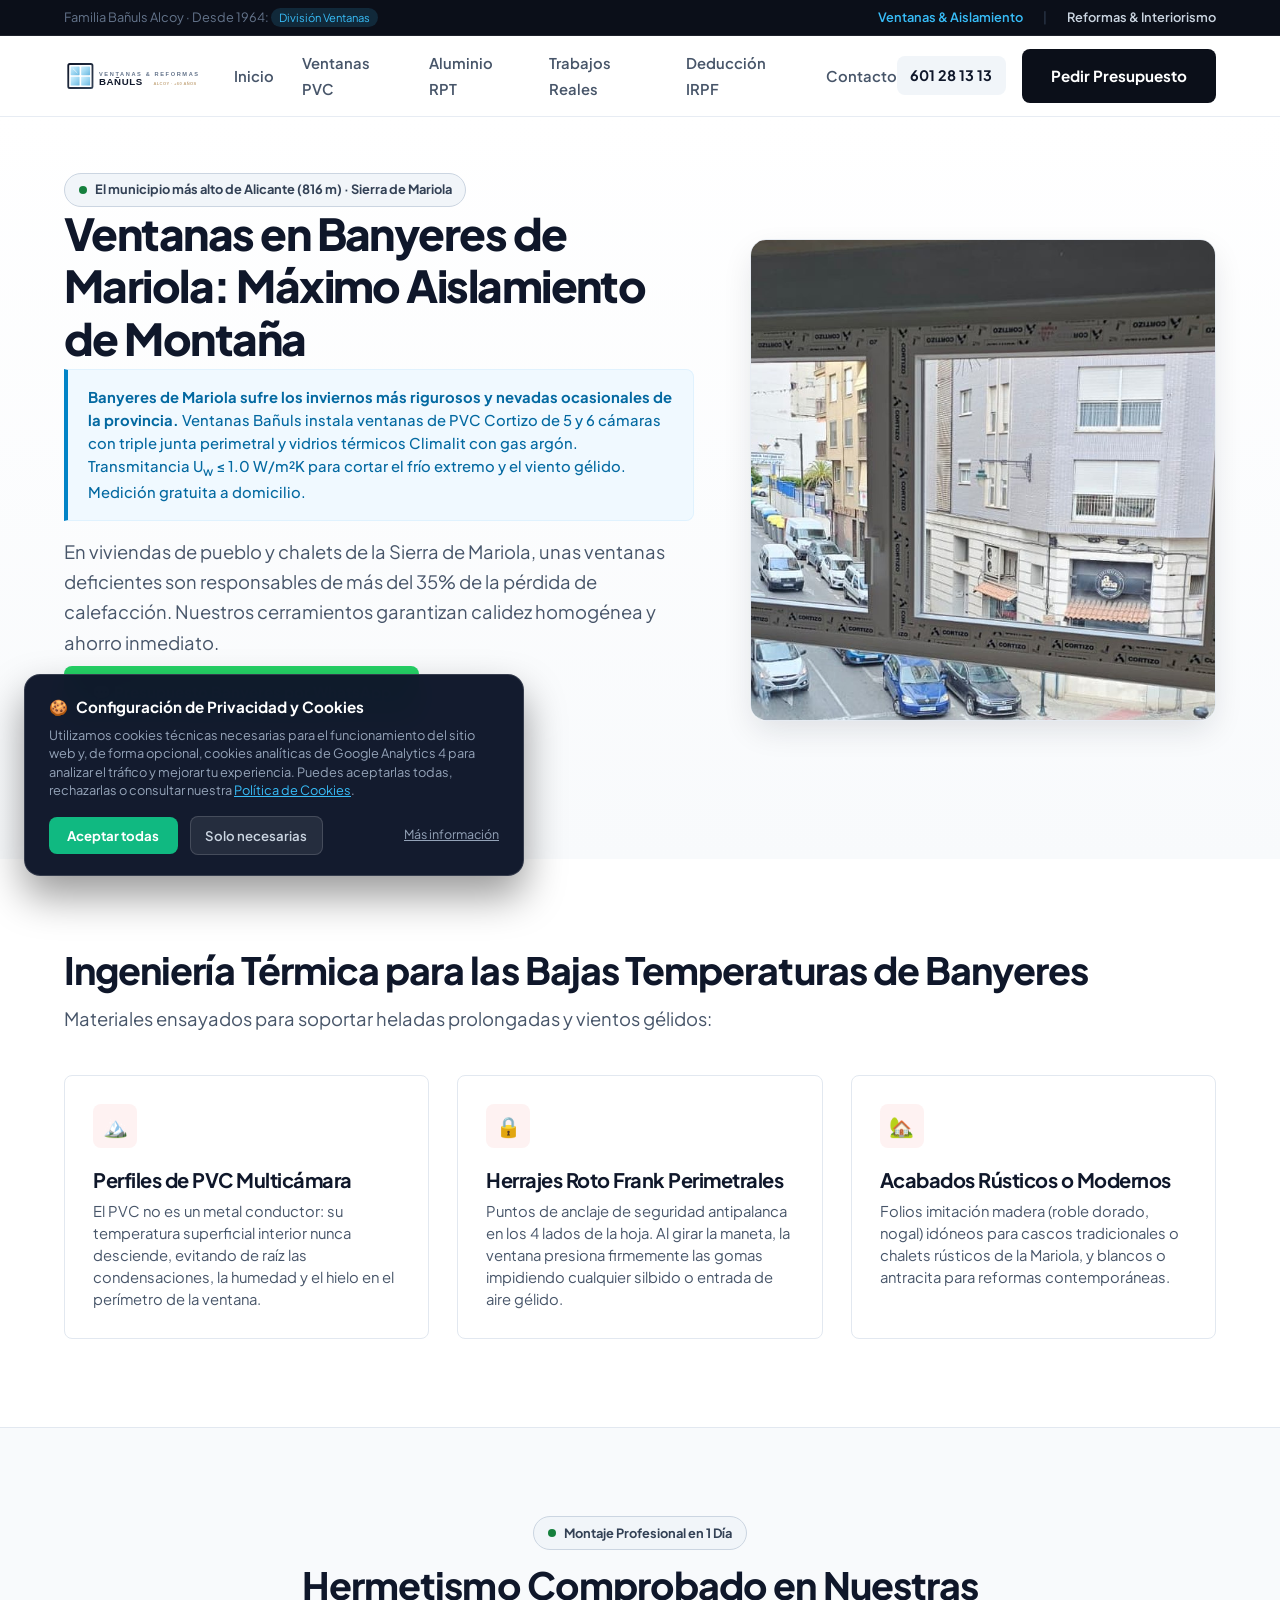
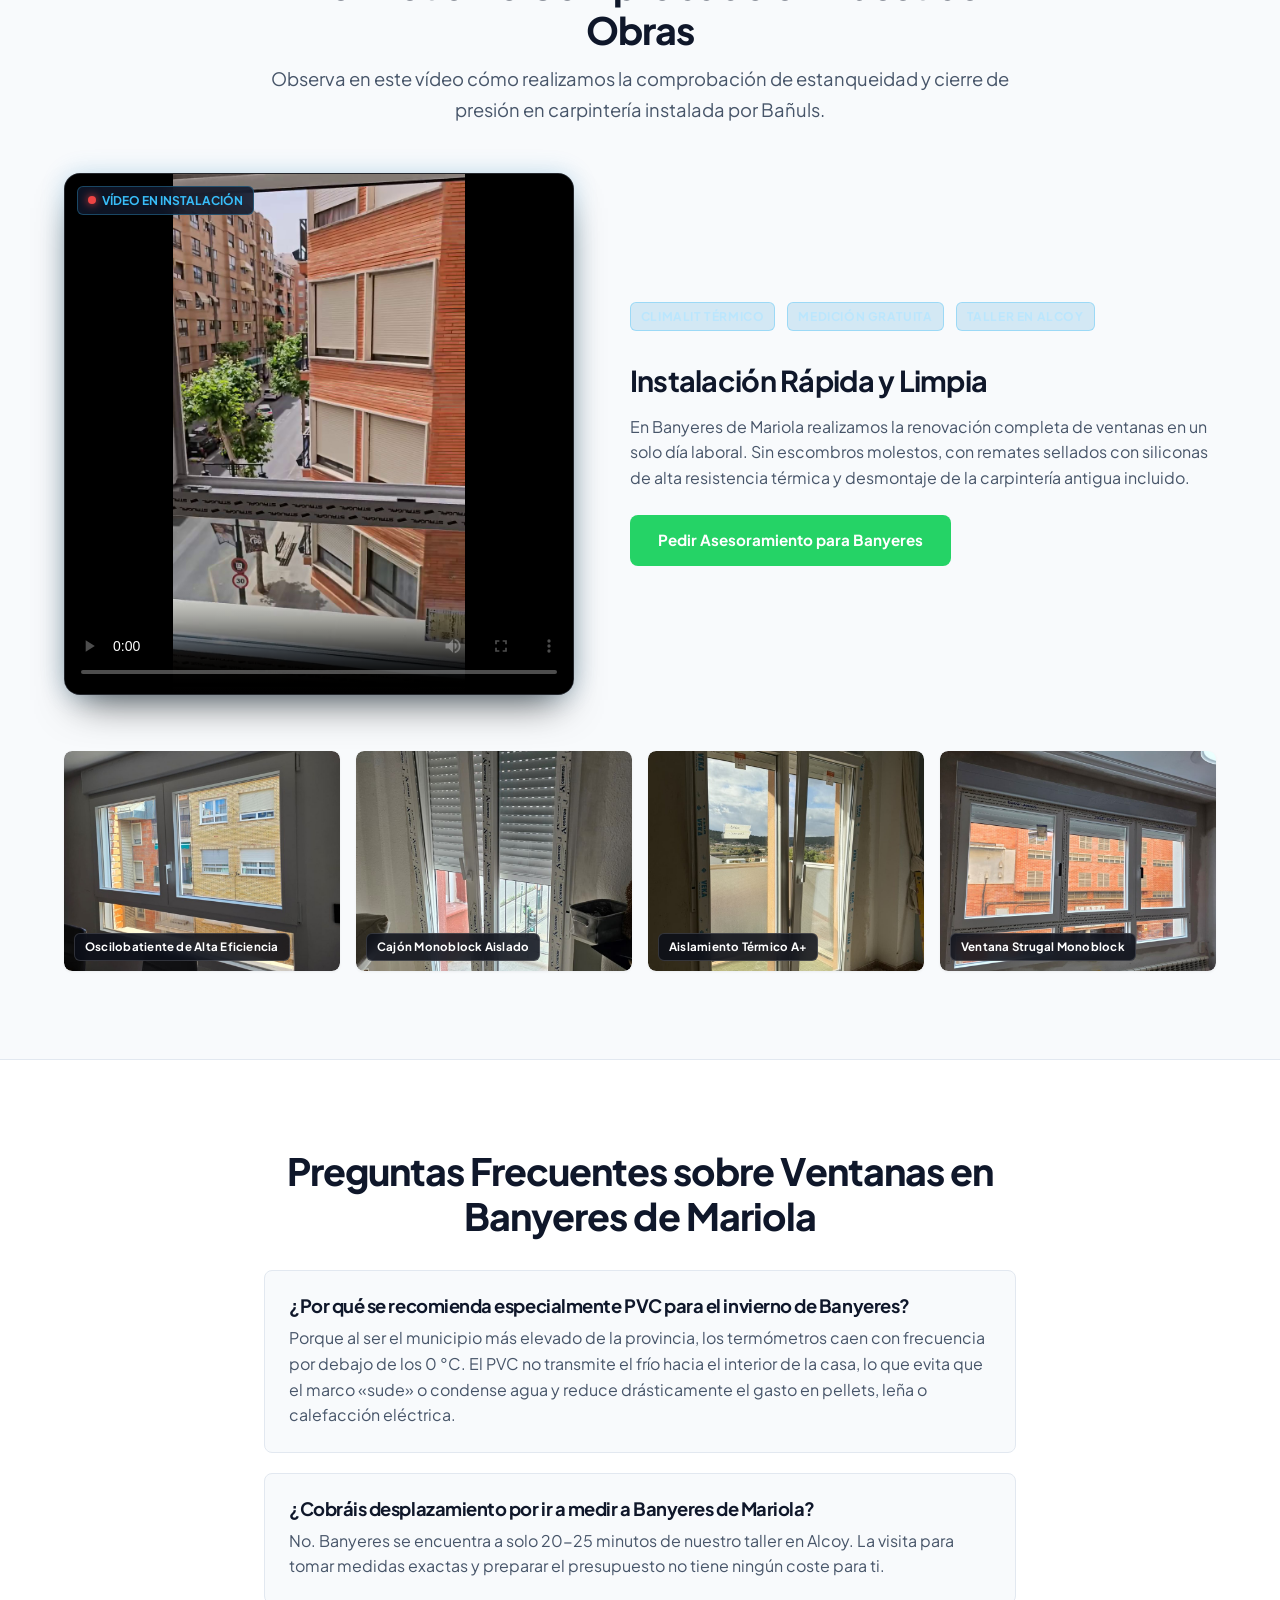
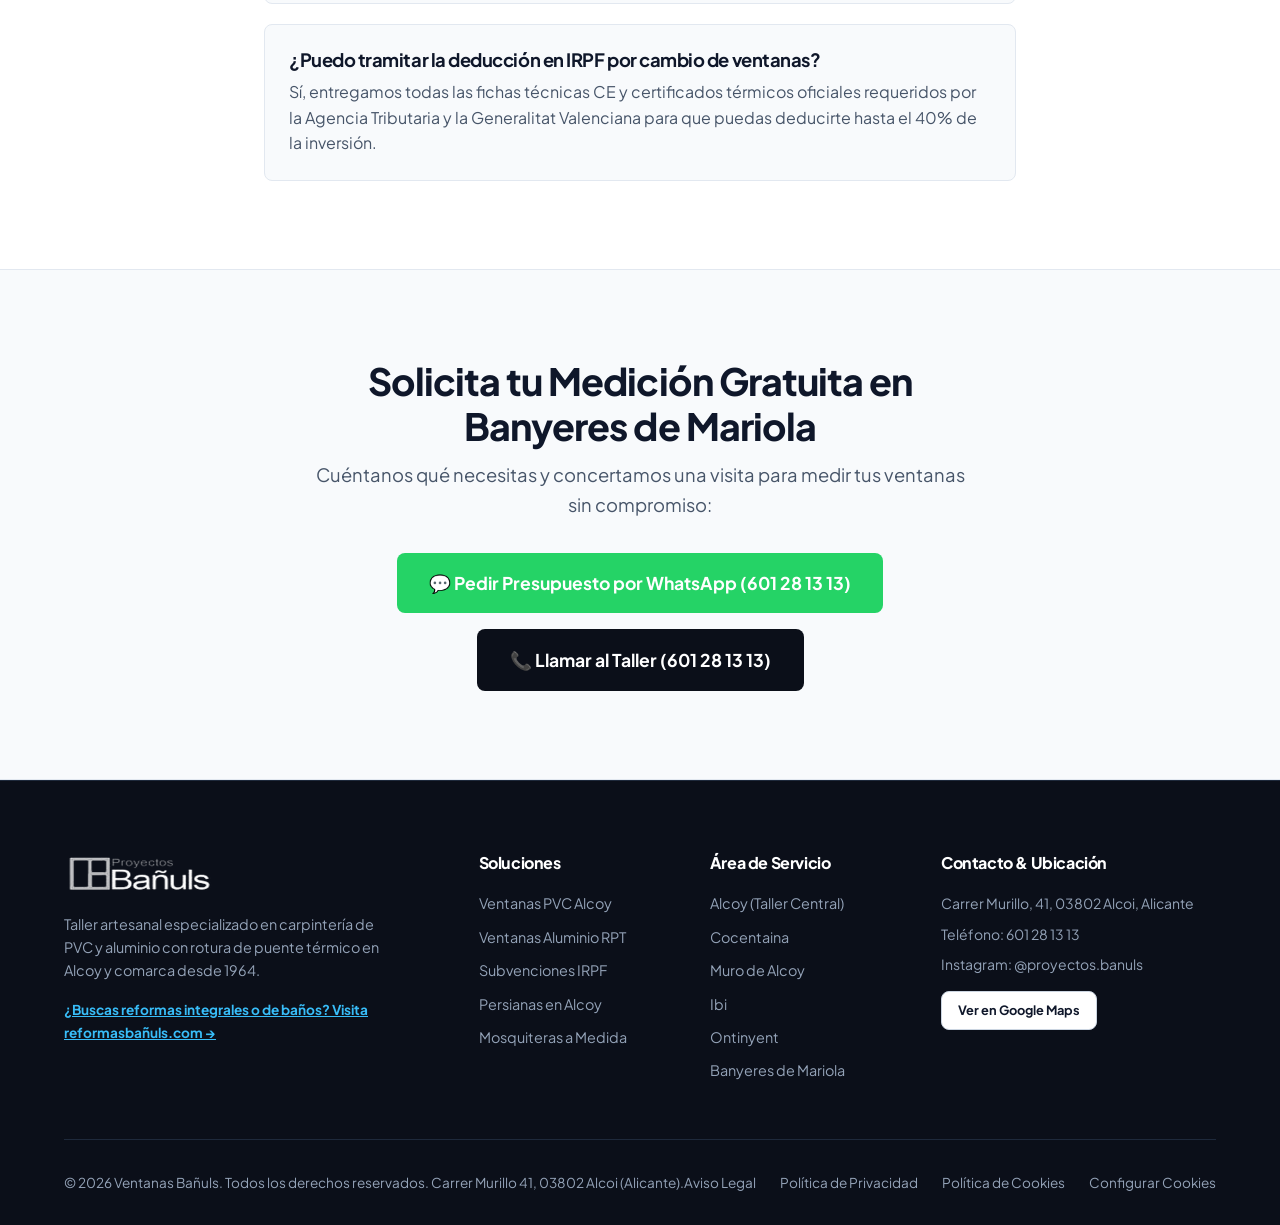
<file: ventanas-banyeres-mariola.html>
﻿<!DOCTYPE html>
<html lang="es">
<head>
  <meta charset="UTF-8">
  <meta name="viewport" content="width=device-width, initial-scale=1.0">
  <!-- Favicon Suite -->
  <link rel="icon" type="image/x-icon" href="/favicon.ico">
  <link rel="icon" type="image/png" sizes="32x32" href="assets/favicon-32x32.png">
  <link rel="icon" type="image/png" sizes="16x16" href="assets/favicon-16x16.png">
  <link rel="apple-touch-icon" sizes="180x180" href="assets/apple-touch-icon.png">

  <title>Ventanas en Banyeres de Mariola | PVC Térmico Cortizo | Bañuls</title>
  <meta name="description" content="Instalación de ventanas de PVC y aluminio RPT en Banyeres de Mariola. Máximo aislamiento contra nieve, heladas y viento a 816 m de altitud. Perfiles Cortizo, medición gratuita.">
  <link rel="canonical" href="https://xn--ventanasbauls-rkb.com/ventanas-banyeres-mariola.html">
  <meta name="robots" content="index, follow">

  <link rel="preconnect" href="https://fonts.googleapis.com">
  <link rel="preconnect" href="https://fonts.gstatic.com" crossorigin>
  <link href="https://fonts.googleapis.com/css2?family=Plus+Jakarta+Sans:wght@400;500;600;700;800&family=JetBrains+Mono:wght@500;700;800&display=swap" rel="stylesheet">
  <link rel="stylesheet" href="css/style.css">
  <script src="js/analytics.js" defer></script>

  <!-- Open Graph / Redes Sociales -->
  <meta property="og:type" content="article">
  <meta property="og:title" content="Ventanas en Banyeres de Mariola | PVC Térmico Cortizo | Bañuls">
  <meta property="og:description" content="Instalación de ventanas de PVC y aluminio RPT en Banyeres de Mariola. Máximo aislamiento contra nieve y heladas en el municipio más alto de Alicante.">
  <meta property="og:url" content="https://xn--ventanasbauls-rkb.com/ventanas-banyeres-mariola.html">
  <meta property="og:image" content="https://xn--ventanasbauls-rkb.com/assets/img/ventanas-pvc-aislamiento.jpg">
  <meta property="og:locale" content="es_ES">
  <meta property="og:site_name" content="Ventanas Bañuls">

  <!-- Structured Data JSON-LD (Service & BreadcrumbList) -->
  <script type="application/ld+json">
  {
    "@context": "https://schema.org",
    "@graph": [
      {
        "@type": "BreadcrumbList",
        "@id": "https://xn--ventanasbauls-rkb.com/ventanas-banyeres-mariola.html#breadcrumb",
        "itemListElement": [
          {
            "@type": "ListItem",
            "position": 1,
            "name": "Inicio",
            "item": "https://xn--ventanasbauls-rkb.com/"
          },
          {
            "@type": "ListItem",
            "position": 2,
            "name": "Ventanas en Banyeres de Mariola",
            "item": "https://xn--ventanasbauls-rkb.com/ventanas-banyeres-mariola.html"
          }
        ]
      },
      {
        "@type": "Service",
        "@id": "https://xn--ventanasbauls-rkb.com/ventanas-banyeres-mariola.html#service",
        "name": "Instalación de Ventanas de PVC Térmico en Banyeres de Mariola",
        "serviceType": "Instalación de ventanas de alta eficiencia para climas fríos",
        "description": "Fabricación a medida e instalación de ventanas de PVC multicámara y cerramientos térmicos en Banyeres de Mariola. Especialistas en aislamiento contra nevadas y heladas severas.",
        "provider": {
          "@type": "HomeAndConstructionBusiness",
          "@id": "https://xn--ventanasbauls-rkb.com/#organization",
          "name": "Ventanas Bañuls",
          "telephone": "+34601281313",
          "address": {
            "@type": "PostalAddress",
            "streetAddress": "Carrer Murillo, 41",
            "addressLocality": "Alcoi",
            "addressRegion": "Alicante",
            "postalCode": "03802",
            "addressCountry": "ES"
          }
        },
        "areaServed": {
          "@type": "City",
          "name": "Banyeres de Mariola"
        }
      }
    ]
  }
  </script>
</head>
<body>

  <div class="network-bar">
    <div class="container network-bar-inner">
      <div class="network-bar-label">
        <span style="color: #64748B;">Familia Bañuls Alcoy · Desde 1964:</span>
        <span class="network-badge">División Ventanas</span>
      </div>
      <div class="network-links">
        <span class="network-link active">Ventanas &amp; Aislamiento</span>
        <span style="color: #334155;">|</span>
        <a href="https://xn--reformasbauls-rkb.com/" class="network-link">Reformas &amp; Interiorismo</a>
      </div>
    </div>
  </div>

  <header class="site-header">
    <div class="container header-inner">
      <a href="/" class="brand-logo">
        <img src="assets/img/logo-banuls.svg" alt="Ventanas Bañuls Alcoy" width="280" height="52">
      </a>
      <nav>
        <ul class="nav-links">
          <li><a href="/" class="nav-link">Inicio</a></li>
          <li><a href="ventanas-pvc-alcoy.html" class="nav-link">Ventanas PVC</a></li>
          <li><a href="ventanas-aluminio-rpt.html" class="nav-link">Aluminio RPT</a></li>
          <li><a href="/#transformacion" class="nav-link">Trabajos Reales</a></li>
          <li><a href="subvenciones-ventanas.html" class="nav-link">Deducción IRPF</a></li>
          <li><a href="/#contacto" class="nav-link">Contacto</a></li>
        </ul>
      </nav>
      <div class="header-actions">
        <a href="tel:+34601281313" class="phone-badge">601 28 13 13</a>
        <a href="/#contacto" class="btn btn-primary">Pedir Presupuesto</a>
      </div>
    </div>
  </header>

  <main>
    <section class="section hero-section">
      <div class="container hero-grid">
        <div>
          <div class="heritage-pill">
            <span class="heritage-dot"></span>
            El municipio más alto de Alicante (816 m) · Sierra de Mariola
          </div>
          <h1 style="font-size: 2.75rem;">Ventanas en Banyeres de Mariola: Máximo Aislamiento de Montaña</h1>
          
          <div class="aeo-extraction-block">
            <p><strong>Banyeres de Mariola sufre los inviernos más rigurosos y nevadas ocasionales de la provincia.</strong> Ventanas Bañuls instala ventanas de PVC Cortizo de 5 y 6 cámaras con triple junta perimetral y vidrios térmicos Climalit con gas argón. Transmitancia U<sub>w</sub> ≤ 1.0 W/m²K para cortar el frío extremo y el viento gélido. Medición gratuita a domicilio.</p>
          </div>

          <p class="text-lead" style="margin-top: 1rem;">
            En viviendas de pueblo y chalets de la Sierra de Mariola, unas ventanas deficientes son responsables de más del 35% de la pérdida de calefacción. Nuestros cerramientos garantizan calidez homogénea y ahorro inmediato.
          </p>

          <div class="hero-actions">
            <a href="https://wa.me/34601281313?text=Hola%20Bañuls,%20quiero%20pedir%20presupuesto%20para%20ventanas%20en%20Banyeres%20de%20Mariola" class="btn btn-whatsapp" target="_blank" rel="noopener">
              💬 Presupuesto Banyeres por WhatsApp
            </a>
            <a href="tel:+34601281313" class="btn btn-secondary">
              📞 Llamar al Taller (601 28 13 13)
            </a>
          </div>
        </div>

        <div class="hero-visual-wrapper">
          <img src="assets/img/ventanas-pvc-aislamiento.jpg" alt="Instalación de ventanas de PVC Cortizo en Banyeres de Mariola" width="800" height="480">
        </div>
      </div>
    </section>

    <!-- EL CLIMA DE BANYERES -->
    <section class="section" id="clima-banyeres">
      <div class="container">
        <h2>Ingeniería Térmica para las Bajas Temperaturas de Banyeres</h2>
        <p class="text-lead">Materiales ensayados para soportar heladas prolongadas y vientos gélidos:</p>

        <div class="problem-grid" style="margin-top: 2.5rem;">
          <div class="problem-card">
            <div class="problem-icon">🏔️</div>
            <h3>Perfiles de PVC Multicámara</h3>
            <p>El PVC no es un metal conductor: su temperatura superficial interior nunca desciende, evitando de raíz las condensaciones, la humedad y el hielo en el perímetro de la ventana.</p>
          </div>

          <div class="problem-card">
            <div class="problem-icon">🔒</div>
            <h3>Herrajes Roto Frank Perimetrales</h3>
            <p>Puntos de anclaje de seguridad antipalanca en los 4 lados de la hoja. Al girar la maneta, la ventana presiona firmemente las gomas impidiendo cualquier silbido o entrada de aire gélido.</p>
          </div>

          <div class="problem-card">
            <div class="problem-icon">🏡</div>
            <h3>Acabados Rústicos o Modernos</h3>
            <p>Folios imitación madera (roble dorado, nogal) idóneos para cascos tradicionales o chalets rústicos de la Mariola, y blancos o antracita para reformas contemporáneas.</p>
          </div>
        </div>
      </div>
    </section>

    <!-- VÍDEO Y MONTAJE REAL -->
    <section class="section section-muted" id="proyectos-banyeres">
      <div class="container">
        <div style="text-align: center; max-width: 760px; margin: 0 auto 3rem auto;">
          <div class="heritage-pill" style="margin-bottom: 0.75rem;">
            <span class="heritage-dot"></span>
            Montaje Profesional en 1 Día
          </div>
          <h2>Hermetismo Comprobado en Nuestras Obras</h2>
          <p class="text-lead">
            Observa en este vídeo cómo realizamos la comprobación de estanqueidad y cierre de presión en carpintería instalada por Bañuls.
          </p>
        </div>

        <div class="video-showcase-grid" style="margin-bottom: 3.5rem;">
          <div class="video-player-box">
            <span class="video-top-tag"><span class="live-dot"></span> VÍDEO EN INSTALACIÓN</span>
            <video controls preload="metadata" poster="assets/video/poster-instalacion-strugal.jpg" playsinline>
              <source src="assets/video/video-instalacion-ventana-strugal-climalit.mp4" type="video/mp4">
              Tu navegador no soporta vídeo HTML5.
            </video>
          </div>

          <div style="display: flex; flex-direction: column; justify-content: center;">
            <div class="video-badges-row">
              <span class="video-proof-badge">Climalit Térmico</span>
              <span class="video-proof-badge">Medición Gratuita</span>
              <span class="video-proof-badge">Taller en Alcoy</span>
            </div>
            <h3 style="font-size: 1.8rem; margin-bottom: 1rem; color: #0F172A;">Instalación Rápida y Limpia</h3>
            <p style="color: #475569; line-height: 1.6; margin-bottom: 1.5rem;">
              En Banyeres de Mariola realizamos la renovación completa de ventanas en un solo día laboral. Sin escombros molestos, con remates sellados con siliconas de alta resistencia térmica y desmontaje de la carpintería antigua incluido.
            </p>
            <div>
              <a href="https://wa.me/34601281313?text=Hola%20Bañuls,%20quiero%20pedir%20presupuesto%20para%20ventanas%20en%20Banyeres%20de%20Mariola" class="btn btn-whatsapp" target="_blank" rel="noopener">
                Pedir Asesoramiento para Banyeres
              </a>
            </div>
          </div>
        </div>

        <div class="solution-gallery" style="grid-template-columns: repeat(auto-fit, minmax(260px, 1fr));">
          <div class="gallery-item-with-caption">
            <img src="assets/img/proyectos/ventana-oscilobatiente-pvc-banuls.jpg" alt="Ventana oscilobatiente de PVC en Banyeres de Mariola" width="1440" height="1919" loading="lazy">
            <div class="item-overlay-badge">Oscilobatiente de Alta Eficiencia</div>
          </div>
          <div class="gallery-item-with-caption">
            <img src="assets/img/proyectos/ventana-pvc-persiana-monoblock.jpg" alt="Persiana monoblock aislada con espuma de poliuretano" width="1440" height="1800" loading="lazy">
            <div class="item-overlay-badge">Cajón Monoblock Aislado</div>
          </div>
          <div class="gallery-item-with-caption">
            <img src="assets/img/proyectos/ventana-pvc-oscilobatiente-alcoy.jpg" alt="Doble vidrio Climalit con tratamiento térmico" width="1440" height="1800" loading="lazy">
            <div class="item-overlay-badge">Aislamiento Térmico A+</div>
          </div>
          <div class="gallery-item-with-caption">
            <img src="assets/img/proyectos/demostracion-herraje-strugal.jpg" alt="Ventana Strugal instalada en vivienda de Banyeres de Mariola" width="720" height="1280" loading="lazy">
            <div class="item-overlay-badge">Ventana Strugal Monoblock</div>
          </div>
        </div>
      </div>
    </section>

    <!-- FAQ BANYERES -->
    <section class="section" id="faq-banyeres">
      <div class="container" style="max-width: 800px; margin: 0 auto;">
        <h2 style="text-align: center; margin-bottom: 2rem;">Preguntas Frecuentes sobre Ventanas en Banyeres de Mariola</h2>
        
        <div style="display: flex; flex-direction: column; gap: 1.25rem;">
          <div style="background: #F8FAFC; padding: 1.5rem; border-radius: 8px; border: 1px solid #E2E8F0;">
            <h3 style="font-size: 1.15rem; color: #0F172A; margin-bottom: 0.5rem;">¿Por qué se recomienda especialmente PVC para el invierno de Banyeres?</h3>
            <p style="color: #475569; margin: 0;">Porque al ser el municipio más elevado de la provincia, los termómetros caen con frecuencia por debajo de los 0 °C. El PVC no transmite el frío hacia el interior de la casa, lo que evita que el marco «sude» o condense agua y reduce drásticamente el gasto en pellets, leña o calefacción eléctrica.</p>
          </div>

          <div style="background: #F8FAFC; padding: 1.5rem; border-radius: 8px; border: 1px solid #E2E8F0;">
            <h3 style="font-size: 1.15rem; color: #0F172A; margin-bottom: 0.5rem;">¿Cobráis desplazamiento por ir a medir a Banyeres de Mariola?</h3>
            <p style="color: #475569; margin: 0;">No. Banyeres se encuentra a solo 20-25 minutos de nuestro taller en Alcoy. La visita para tomar medidas exactas y preparar el presupuesto no tiene ningún coste para ti.</p>
          </div>

          <div style="background: #F8FAFC; padding: 1.5rem; border-radius: 8px; border: 1px solid #E2E8F0;">
            <h3 style="font-size: 1.15rem; color: #0F172A; margin-bottom: 0.5rem;">¿Puedo tramitar la deducción en IRPF por cambio de ventanas?</h3>
            <p style="color: #475569; margin: 0;">Sí, entregamos todas las fichas técnicas CE y certificados térmicos oficiales requeridos por la Agencia Tributaria y la Generalitat Valenciana para que puedas deducirte hasta el 40% de la inversión.</p>
          </div>
        </div>
      </div>
    </section>

    <!-- CONTACTO RÁPIDO -->
    <section class="section section-muted" id="contacto">
      <div class="container" style="max-width: 720px; margin: 0 auto; text-align: center;">
        <h2>Solicita tu Medición Gratuita en Banyeres de Mariola</h2>
        <p class="text-lead" style="margin-bottom: 2rem;">
          Cuéntanos qué necesitas y concertamos una visita para medir tus ventanas sin compromiso:
        </p>
        <div style="display: flex; justify-content: center; gap: 1rem; flex-wrap: wrap;">
          <a href="https://wa.me/34601281313?text=Hola%20Bañuls,%20quiero%20pedir%20presupuesto%20para%20ventanas%20en%20Banyeres%20de%20Mariola" class="btn btn-whatsapp" style="font-size: 1.1rem; padding: 1rem 2rem;">
            💬 Pedir Presupuesto por WhatsApp (601 28 13 13)
          </a>
          <a href="tel:+34601281313" class="btn btn-primary" style="font-size: 1.1rem; padding: 1rem 2rem;">
            📞 Llamar al Taller (601 28 13 13)
          </a>
        </div>
      </div>
    </section>
  </main>

  <!-- SITE FOOTER -->
  <footer class="site-footer">
    <div class="container">
      <div class="footer-grid">
        <div class="footer-col">
          <img src="assets/img/logo-oficial-banuls-white.png" alt="Bañuls Alcoy" width="150" height="40" style="margin-bottom: 1.25rem;">
          <p style="color: #94A3B8; font-size: 0.9rem; max-width: 320px;">
            Taller artesanal especializado en carpintería de PVC y aluminio con rotura de puente térmico en Alcoy y comarca desde 1964.
          </p>
          <div style="margin-top: 1rem;">
            <a href="https://xn--reformasbauls-rkb.com/" style="color: #38BDF8; font-size: 0.85rem; font-weight: 700; text-decoration: underline;">
              ¿Buscas reformas integrales o de baños? Visita reformasbañuls.com →
            </a>
          </div>
        </div>

        <div class="footer-col">
          <h4>Soluciones</h4>
          <ul class="footer-links">
            <li><a href="ventanas-pvc-alcoy.html">Ventanas PVC Alcoy</a></li>
            <li><a href="ventanas-aluminio-rpt.html">Ventanas Aluminio RPT</a></li>
            <li><a href="subvenciones-ventanas.html">Subvenciones IRPF</a></li>
            <li><a href="persianas-alcoy.html">Persianas en Alcoy</a></li>
            <li><a href="/#soluciones">Mosquiteras a Medida</a></li>
          </ul>
        </div>

        <div class="footer-col">
          <h4>Área de Servicio</h4>
          <ul class="footer-links">
            <li><a href="/">Alcoy (Taller Central)</a></li>
            <li><a href="ventanas-cocentaina.html">Cocentaina</a></li>
            <li><a href="ventanas-muro-alcoy.html">Muro de Alcoy</a></li>
            <li><a href="ventanas-ibi.html">Ibi</a></li>
            <li><a href="ventanas-ontinyent.html">Ontinyent</a></li>
            <li><a href="ventanas-banyeres-mariola.html">Banyeres de Mariola</a></li>
          </ul>
        </div>

        <div class="footer-col">
          <h4>Contacto &amp; Ubicación</h4>
          <p style="color: #94A3B8; font-size: 0.875rem; margin-bottom: 0.5rem;">Carrer Murillo, 41, 03802 Alcoi, Alicante</p>
          <p style="color: #94A3B8; font-size: 0.875rem; margin-bottom: 0.5rem;">Teléfono: 601 28 13 13</p>
          <p style="color: #94A3B8; font-size: 0.875rem; margin-bottom: 1rem;">Instagram: @proyectos.banuls</p>
          <a href="https://maps.google.com/?cid=16312868201641150123" target="_blank" rel="noopener" class="btn btn-secondary" style="font-size: 0.8rem; padding: 0.5rem 1rem;">
            Ver en Google Maps
          </a>
        </div>
      </div>

      <div class="footer-bottom">
        <div>
          © 2026 Ventanas Bañuls. Todos los derechos reservados. Carrer Murillo 41, 03802 Alcoi (Alicante).
        </div>
        <div style="display: flex; gap: 1.5rem; flex-wrap: wrap;">
          <a href="aviso-legal.html">Aviso Legal</a>
          <a href="politica-privacidad.html">Política de Privacidad</a>
          <a href="politica-cookies.html">Política de Cookies</a>
          <a href="#cookies-config" class="open-cookie-settings">Configurar Cookies</a>
        </div>
      </div>
    </div>
  </footer>

  <script src="js/main.js" defer></script>
</body>
</html>
</file>
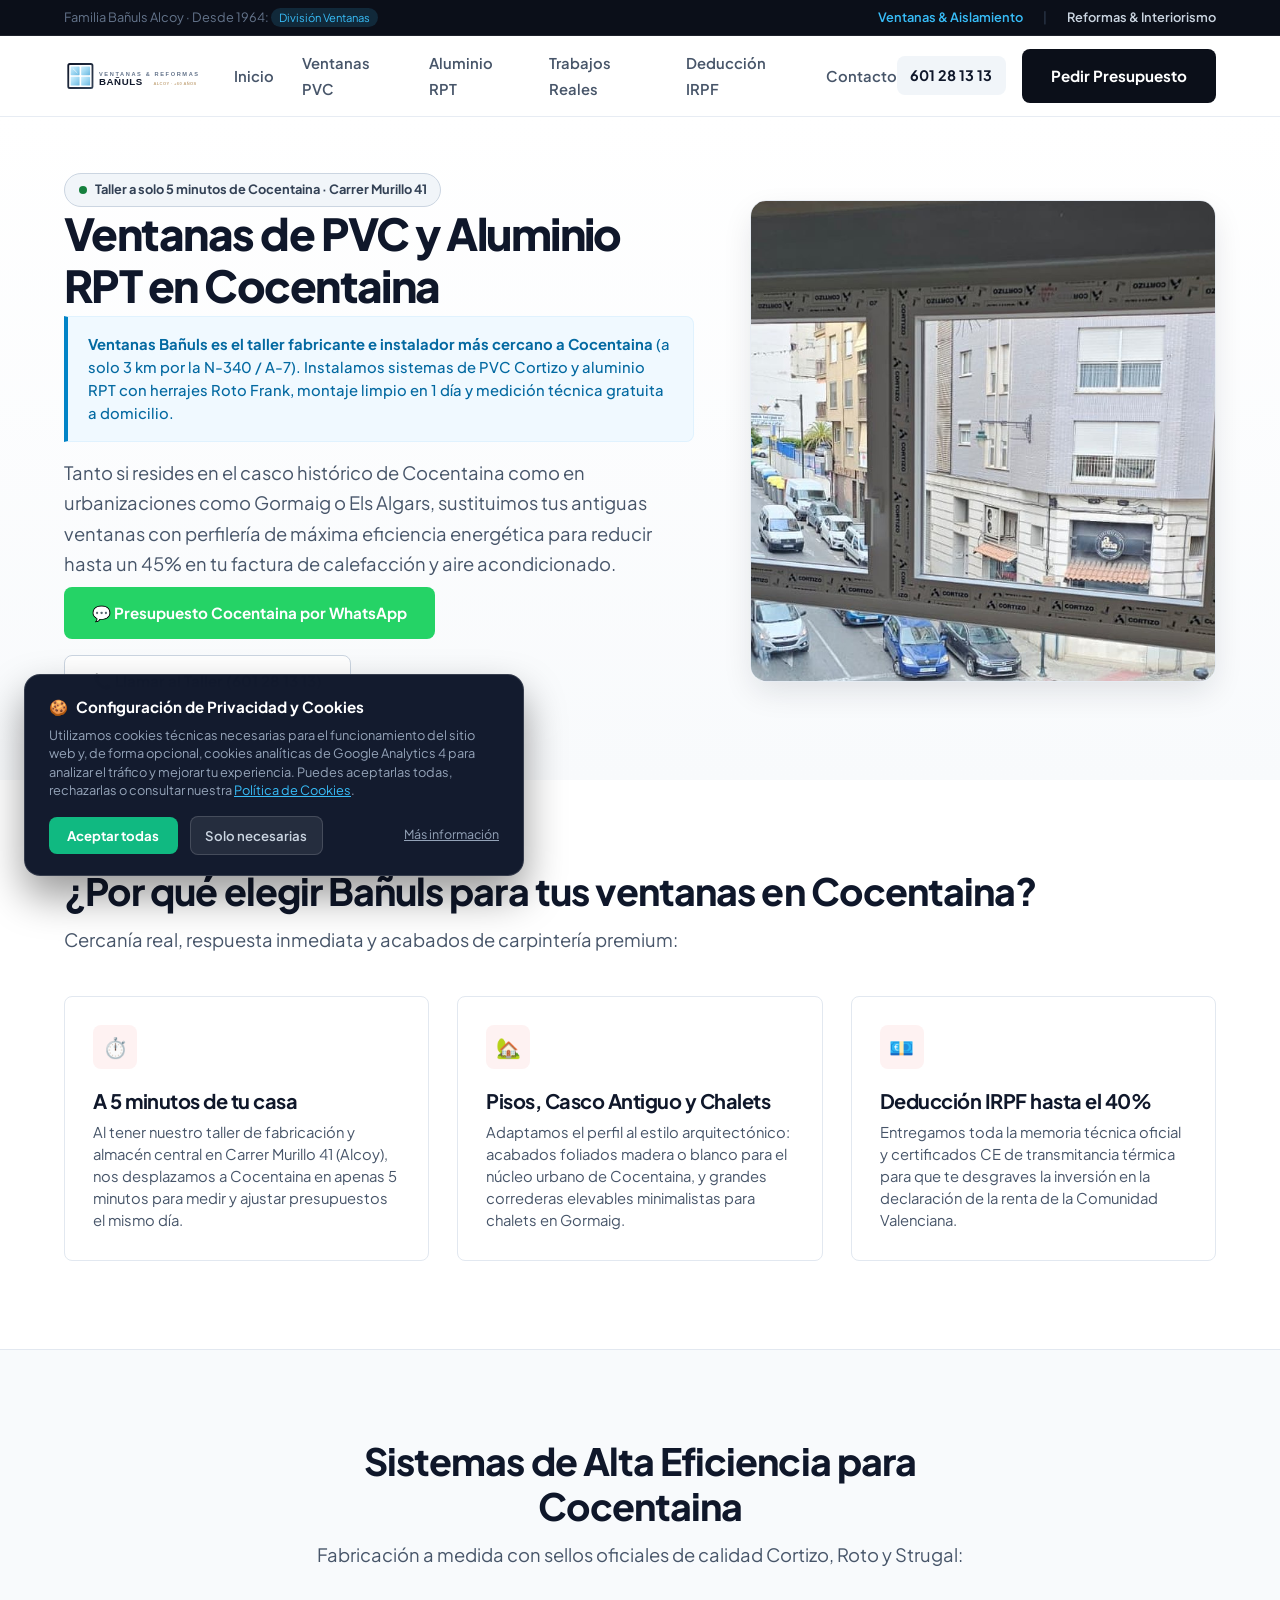
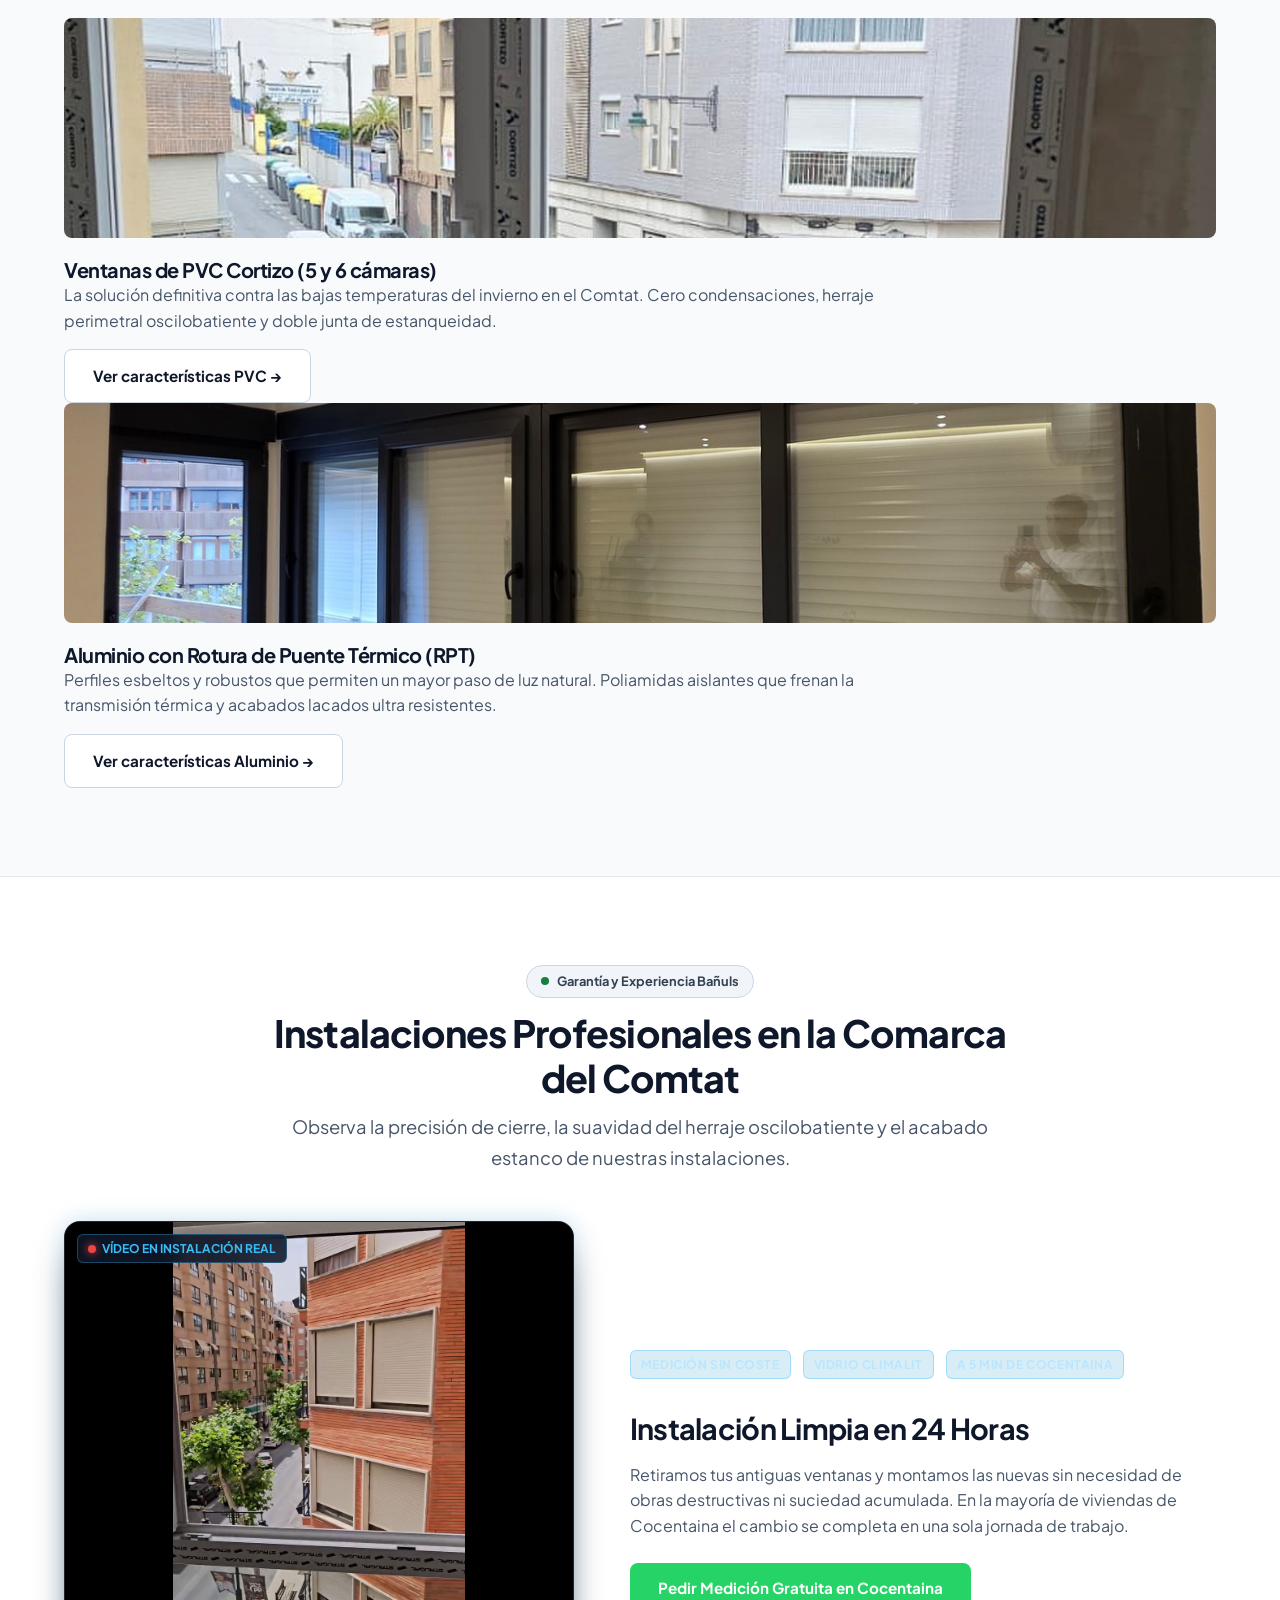
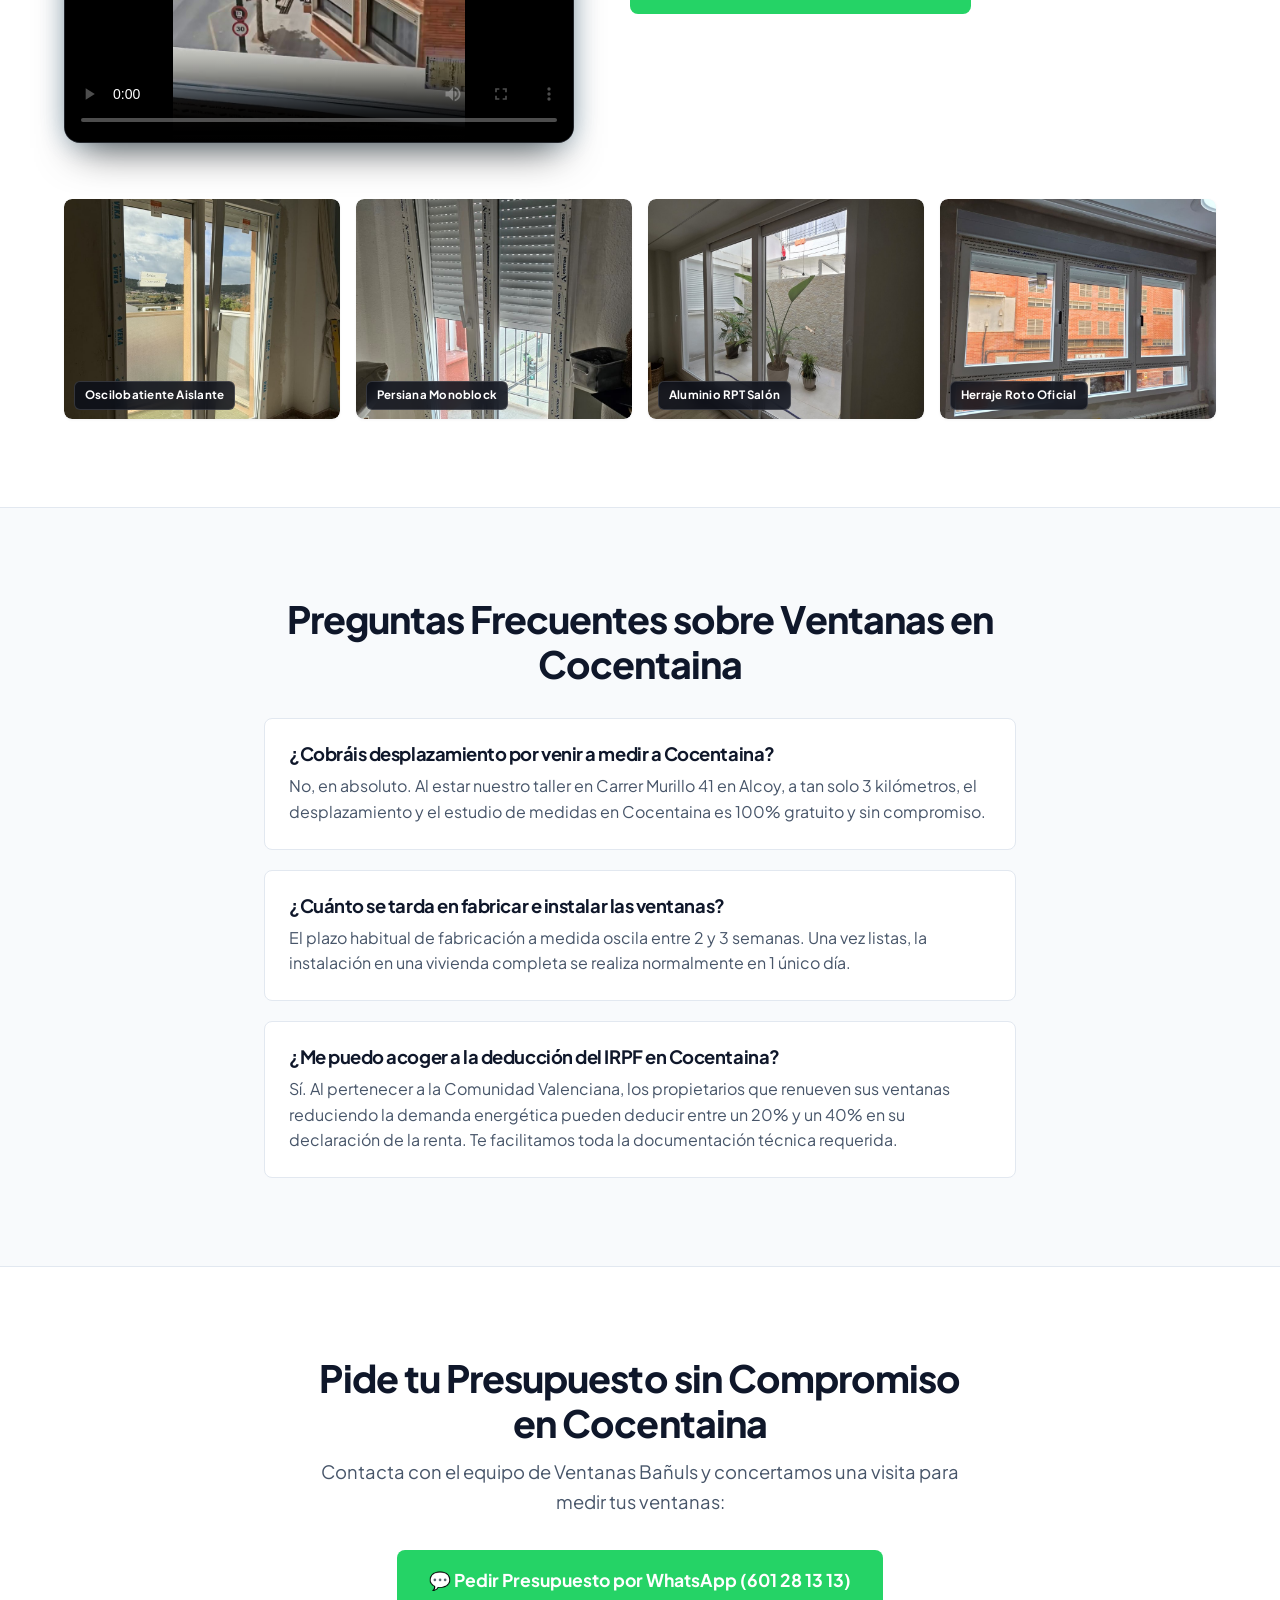
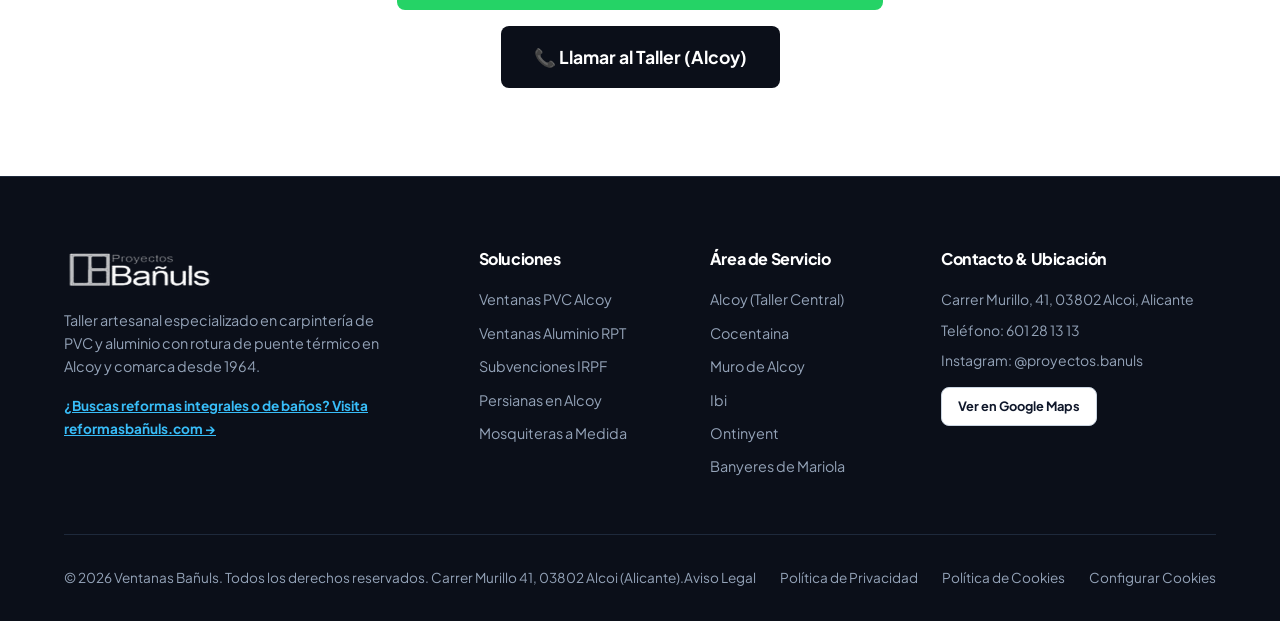
<file: ventanas-cocentaina.html>
﻿<!DOCTYPE html>
<html lang="es">
<head>
  <meta charset="UTF-8">
  <meta name="viewport" content="width=device-width, initial-scale=1.0">
  <!-- Favicon Suite -->
  <link rel="icon" type="image/x-icon" href="/favicon.ico">
  <link rel="icon" type="image/png" sizes="32x32" href="assets/favicon-32x32.png">
  <link rel="icon" type="image/png" sizes="16x16" href="assets/favicon-16x16.png">
  <link rel="apple-touch-icon" sizes="180x180" href="assets/apple-touch-icon.png">

  <title>Ventanas en Cocentaina | PVC y Aluminio RPT a Medida | Bañuls</title>
  <meta name="description" content="Instalación de ventanas de PVC y aluminio RPT en Cocentaina. Taller Bañuls a 5 minutos en Alcoy (Murillo 41). Perfiles Cortizo, medición gratuita y montaje limpio en 1 día.">
  <link rel="canonical" href="https://xn--ventanasbauls-rkb.com/ventanas-cocentaina.html">
  <meta name="robots" content="index, follow">

  <link rel="preconnect" href="https://fonts.googleapis.com">
  <link rel="preconnect" href="https://fonts.gstatic.com" crossorigin>
  <link href="https://fonts.googleapis.com/css2?family=Plus+Jakarta+Sans:wght@400;500;600;700;800&family=JetBrains+Mono:wght@500;700;800&display=swap" rel="stylesheet">
  <link rel="stylesheet" href="css/style.css">
  <script src="js/analytics.js" defer></script>

  <!-- Open Graph / Redes Sociales -->
  <meta property="og:type" content="article">
  <meta property="og:title" content="Ventanas en Cocentaina | PVC y Aluminio RPT a Medida | Bañuls">
  <meta property="og:description" content="Instalación de ventanas de PVC y aluminio RPT en Cocentaina. Taller oficial Bañuls a 5 minutos. Máximo aislamiento térmico y acústico con Cortizo y Roto.">
  <meta property="og:url" content="https://xn--ventanasbauls-rkb.com/ventanas-cocentaina.html">
  <meta property="og:image" content="https://xn--ventanasbauls-rkb.com/assets/img/ventanas-pvc-aislamiento.jpg">
  <meta property="og:locale" content="es_ES">
  <meta property="og:site_name" content="Ventanas Bañuls">

  <!-- Structured Data JSON-LD (LocalBusiness, Service & BreadcrumbList) -->
  <script type="application/ld+json">
  {
    "@context": "https://schema.org",
    "@graph": [
      {
        "@type": "BreadcrumbList",
        "@id": "https://xn--ventanasbauls-rkb.com/ventanas-cocentaina.html#breadcrumb",
        "itemListElement": [
          {
            "@type": "ListItem",
            "position": 1,
            "name": "Inicio",
            "item": "https://xn--ventanasbauls-rkb.com/"
          },
          {
            "@type": "ListItem",
            "position": 2,
            "name": "Ventanas en Cocentaina",
            "item": "https://xn--ventanasbauls-rkb.com/ventanas-cocentaina.html"
          }
        ]
      },
      {
        "@type": "Service",
        "@id": "https://xn--ventanasbauls-rkb.com/ventanas-cocentaina.html#service",
        "name": "Instalación de Ventanas de PVC y Aluminio RPT en Cocentaina",
        "serviceType": "Carpintería de ventanas a medida y cerramientos térmicos",
        "description": "Fabricación a medida e instalación rápida en 24-48 horas de ventanas de PVC y aluminio con rotura de puente térmico en Cocentaina y pedanías. Taller oficial en Carrer Murillo 41 a solo 3 km.",
        "provider": {
          "@type": "HomeAndConstructionBusiness",
          "@id": "https://xn--ventanasbauls-rkb.com/#organization",
          "name": "Ventanas Bañuls",
          "telephone": "+34601281313",
          "address": {
            "@type": "PostalAddress",
            "streetAddress": "Carrer Murillo, 41",
            "addressLocality": "Alcoi",
            "addressRegion": "Alicante",
            "postalCode": "03802",
            "addressCountry": "ES"
          }
        },
        "areaServed": {
          "@type": "City",
          "name": "Cocentaina"
        }
      }
    ]
  }
  </script>
</head>
<body>

  <div class="network-bar">
    <div class="container network-bar-inner">
      <div class="network-bar-label">
        <span style="color: #64748B;">Familia Bañuls Alcoy · Desde 1964:</span>
        <span class="network-badge">División Ventanas</span>
      </div>
      <div class="network-links">
        <span class="network-link active">Ventanas &amp; Aislamiento</span>
        <span style="color: #334155;">|</span>
        <a href="https://xn--reformasbauls-rkb.com/" class="network-link">Reformas &amp; Interiorismo</a>
      </div>
    </div>
  </div>

  <header class="site-header">
    <div class="container header-inner">
      <a href="/" class="brand-logo">
        <img src="assets/img/logo-banuls.svg" alt="Ventanas Bañuls Alcoy" width="280" height="52">
      </a>
      <nav>
        <ul class="nav-links">
          <li><a href="/" class="nav-link">Inicio</a></li>
          <li><a href="ventanas-pvc-alcoy.html" class="nav-link">Ventanas PVC</a></li>
          <li><a href="ventanas-aluminio-rpt.html" class="nav-link">Aluminio RPT</a></li>
          <li><a href="/#transformacion" class="nav-link">Trabajos Reales</a></li>
          <li><a href="subvenciones-ventanas.html" class="nav-link">Deducción IRPF</a></li>
          <li><a href="/#contacto" class="nav-link">Contacto</a></li>
        </ul>
      </nav>
      <div class="header-actions">
        <a href="tel:+34601281313" class="phone-badge">601 28 13 13</a>
        <a href="/#contacto" class="btn btn-primary">Pedir Presupuesto</a>
      </div>
    </div>
  </header>

  <main>
    <section class="section hero-section">
      <div class="container hero-grid">
        <div>
          <div class="heritage-pill">
            <span class="heritage-dot"></span>
            Taller a solo 5 minutos de Cocentaina · Carrer Murillo 41
          </div>
          <h1 style="font-size: 2.75rem;">Ventanas de PVC y Aluminio RPT en Cocentaina</h1>
          
          <div class="aeo-extraction-block">
            <p><strong>Ventanas Bañuls es el taller fabricante e instalador más cercano a Cocentaina</strong> (a solo 3 km por la N-340 / A-7). Instalamos sistemas de PVC Cortizo y aluminio RPT con herrajes Roto Frank, montaje limpio en 1 día y medición técnica gratuita a domicilio.</p>
          </div>

          <p class="text-lead" style="margin-top: 1rem;">
            Tanto si resides en el casco histórico de Cocentaina como en urbanizaciones como Gormaig o Els Algars, sustituimos tus antiguas ventanas con perfilería de máxima eficiencia energética para reducir hasta un 45% en tu factura de calefacción y aire acondicionado.
          </p>

          <div class="hero-actions">
            <a href="https://wa.me/34601281313?text=Hola%20Bañuls,%20quiero%20pedir%20presupuesto%20para%20ventanas%20en%20Cocentaina" class="btn btn-whatsapp" target="_blank" rel="noopener">
              💬 Presupuesto Cocentaina por WhatsApp
            </a>
            <a href="tel:+34601281313" class="btn btn-secondary">
              📞 Llamar al Taller (601 28 13 13)
            </a>
          </div>
        </div>

        <div class="hero-visual-wrapper">
          <img src="assets/img/ventanas-pvc-aislamiento.jpg" alt="Instalación de ventanas de PVC Bañuls en Cocentaina" width="800" height="480">
        </div>
      </div>
    </section>

    <!-- VENTAJAS LOCALES COCENTAINA -->
    <section class="section" id="ventajas-cocentaina">
      <div class="container">
        <h2>¿Por qué elegir Bañuls para tus ventanas en Cocentaina?</h2>
        <p class="text-lead">Cercanía real, respuesta inmediata y acabados de carpintería premium:</p>

        <div class="problem-grid" style="margin-top: 2.5rem;">
          <div class="problem-card">
            <div class="problem-icon">⏱️</div>
            <h3>A 5 minutos de tu casa</h3>
            <p>Al tener nuestro taller de fabricación y almacén central en Carrer Murillo 41 (Alcoy), nos desplazamos a Cocentaina en apenas 5 minutos para medir y ajustar presupuestos el mismo día.</p>
          </div>

          <div class="problem-card">
            <div class="problem-icon">🏡</div>
            <h3>Pisos, Casco Antiguo y Chalets</h3>
            <p>Adaptamos el perfil al estilo arquitectónico: acabados foliados madera o blanco para el núcleo urbano de Cocentaina, y grandes correderas elevables minimalistas para chalets en Gormaig.</p>
          </div>

          <div class="problem-card">
            <div class="problem-icon">💶</div>
            <h3>Deducción IRPF hasta el 40%</h3>
            <p>Entregamos toda la memoria técnica oficial y certificados CE de transmitancia térmica para que te desgraves la inversión en la declaración de la renta de la Comunidad Valenciana.</p>
          </div>
        </div>
      </div>
    </section>

    <!-- SISTEMAS DISPONIBLES -->
    <section class="section section-muted" id="sistemas">
      <div class="container">
        <div style="text-align: center; max-width: 760px; margin: 0 auto 3rem auto;">
          <h2>Sistemas de Alta Eficiencia para Cocentaina</h2>
          <p class="text-lead">Fabricación a medida con sellos oficiales de calidad Cortizo, Roto y Strugal:</p>
        </div>

        <div class="solution-grid">
          <div class="solution-card">
            <img src="assets/img/ventanas-pvc-aislamiento.jpg" alt="Ventanas de PVC Cortizo en Cocentaina" style="width: 100%; height: 220px; object-fit: cover; border-radius: 8px; margin-bottom: 1.25rem;">
            <h3>Ventanas de PVC Cortizo (5 y 6 cámaras)</h3>
            <p>La solución definitiva contra las bajas temperaturas del invierno en el Comtat. Cero condensaciones, herraje perimetral oscilobatiente y doble junta de estanqueidad.</p>
            <div style="margin-top: 1rem;">
              <a href="ventanas-pvc-alcoy.html" class="btn btn-secondary btn-sm">Ver características PVC →</a>
            </div>
          </div>

          <div class="solution-card">
            <img src="assets/img/ventanas-aluminio-modernas.jpg" alt="Ventanas de Aluminio RPT en Cocentaina" style="width: 100%; height: 220px; object-fit: cover; border-radius: 8px; margin-bottom: 1.25rem;">
            <h3>Aluminio con Rotura de Puente Térmico (RPT)</h3>
            <p>Perfiles esbeltos y robustos que permiten un mayor paso de luz natural. Poliamidas aislantes que frenan la transmisión térmica y acabados lacados ultra resistentes.</p>
            <div style="margin-top: 1rem;">
              <a href="ventanas-aluminio-rpt.html" class="btn btn-secondary btn-sm">Ver características Aluminio →</a>
            </div>
          </div>
        </div>
      </div>
    </section>

    <!-- PROYECTOS REALES Y VÍDEO -->
    <section class="section" id="proyectos-cocentaina">
      <div class="container">
        <div style="text-align: center; max-width: 760px; margin: 0 auto 3rem auto;">
          <div class="heritage-pill" style="margin-bottom: 0.75rem;">
            <span class="heritage-dot"></span>
            Garantía y Experiencia Bañuls
          </div>
          <h2>Instalaciones Profesionales en la Comarca del Comtat</h2>
          <p class="text-lead">
            Observa la precisión de cierre, la suavidad del herraje oscilobatiente y el acabado estanco de nuestras instalaciones.
          </p>
        </div>

        <div class="video-showcase-grid" style="margin-bottom: 3.5rem;">
          <div class="video-player-box">
            <span class="video-top-tag"><span class="live-dot"></span> VÍDEO EN INSTALACIÓN REAL</span>
            <video controls preload="metadata" poster="assets/video/poster-instalacion-strugal.jpg" playsinline>
              <source src="assets/video/video-instalacion-ventana-strugal-climalit.mp4" type="video/mp4">
              Tu navegador no soporta vídeo HTML5.
            </video>
          </div>

          <div style="display: flex; flex-direction: column; justify-content: center;">
            <div class="video-badges-row">
              <span class="video-proof-badge">Medición Sin Coste</span>
              <span class="video-proof-badge">Vidrio Climalit</span>
              <span class="video-proof-badge">A 5 min de Cocentaina</span>
            </div>
            <h3 style="font-size: 1.8rem; margin-bottom: 1rem; color: #0F172A;">Instalación Limpia en 24 Horas</h3>
            <p style="color: #475569; line-height: 1.6; margin-bottom: 1.5rem;">
              Retiramos tus antiguas ventanas y montamos las nuevas sin necesidad de obras destructivas ni suciedad acumulada. En la mayoría de viviendas de Cocentaina el cambio se completa en una sola jornada de trabajo.
            </p>
            <div>
              <a href="https://wa.me/34601281313?text=Hola%20Bañuls,%20quiero%20pedir%20presupuesto%20para%20ventanas%20en%20Cocentaina" class="btn btn-whatsapp" target="_blank" rel="noopener">
                Pedir Medición Gratuita en Cocentaina
              </a>
            </div>
          </div>
        </div>

        <div class="solution-gallery" style="grid-template-columns: repeat(auto-fit, minmax(260px, 1fr));">
          <div class="gallery-item-with-caption">
            <img src="assets/img/proyectos/ventana-pvc-oscilobatiente-alcoy.jpg" alt="Ventana oscilobatiente instalada en Cocentaina" width="1440" height="1800" loading="lazy">
            <div class="item-overlay-badge">Oscilobatiente Aislante</div>
          </div>
          <div class="gallery-item-with-caption">
            <img src="assets/img/proyectos/ventana-pvc-persiana-monoblock.jpg" alt="Persiana monoblock aislada en Cocentaina" width="1440" height="1800" loading="lazy">
            <div class="item-overlay-badge">Persiana Monoblock</div>
          </div>
          <div class="gallery-item-with-caption">
            <img src="assets/img/proyectos/balconera-aluminio-rpt-salon.jpg" alt="Balconera de aluminio RPT en salón" width="1080" height="1350" loading="lazy">
            <div class="item-overlay-badge">Aluminio RPT Salón</div>
          </div>
          <div class="gallery-item-with-caption">
            <img src="assets/img/proyectos/demostracion-herraje-strugal.jpg" alt="Ventana a medida instalada por Bañuls en Cocentaina" width="720" height="1280" loading="lazy">
            <div class="item-overlay-badge">Herraje Roto Oficial</div>
          </div>
        </div>
      </div>
    </section>

    <!-- FAQ COCENTAINA -->
    <section class="section section-muted" id="faq-cocentaina">
      <div class="container" style="max-width: 800px; margin: 0 auto;">
        <h2 style="text-align: center; margin-bottom: 2rem;">Preguntas Frecuentes sobre Ventanas en Cocentaina</h2>
        
        <div style="display: flex; flex-direction: column; gap: 1.25rem;">
          <div style="background: #FFFFFF; padding: 1.5rem; border-radius: 8px; border: 1px solid #E2E8F0;">
            <h3 style="font-size: 1.15rem; color: #0F172A; margin-bottom: 0.5rem;">¿Cobráis desplazamiento por venir a medir a Cocentaina?</h3>
            <p style="color: #475569; margin: 0;">No, en absoluto. Al estar nuestro taller en Carrer Murillo 41 en Alcoy, a tan solo 3 kilómetros, el desplazamiento y el estudio de medidas en Cocentaina es 100% gratuito y sin compromiso.</p>
          </div>

          <div style="background: #FFFFFF; padding: 1.5rem; border-radius: 8px; border: 1px solid #E2E8F0;">
            <h3 style="font-size: 1.15rem; color: #0F172A; margin-bottom: 0.5rem;">¿Cuánto se tarda en fabricar e instalar las ventanas?</h3>
            <p style="color: #475569; margin: 0;">El plazo habitual de fabricación a medida oscila entre 2 y 3 semanas. Una vez listas, la instalación en una vivienda completa se realiza normalmente en 1 único día.</p>
          </div>

          <div style="background: #FFFFFF; padding: 1.5rem; border-radius: 8px; border: 1px solid #E2E8F0;">
            <h3 style="font-size: 1.15rem; color: #0F172A; margin-bottom: 0.5rem;">¿Me puedo acoger a la deducción del IRPF en Cocentaina?</h3>
            <p style="color: #475569; margin: 0;">Sí. Al pertenecer a la Comunidad Valenciana, los propietarios que renueven sus ventanas reduciendo la demanda energética pueden deducir entre un 20% y un 40% en su declaración de la renta. Te facilitamos toda la documentación técnica requerida.</p>
          </div>
        </div>
      </div>
    </section>

    <!-- CONTACTO RÁPIDO -->
    <section class="section" id="contacto">
      <div class="container" style="max-width: 720px; margin: 0 auto; text-align: center;">
        <h2>Pide tu Presupuesto sin Compromiso en Cocentaina</h2>
        <p class="text-lead" style="margin-bottom: 2rem;">
          Contacta con el equipo de Ventanas Bañuls y concertamos una visita para medir tus ventanas:
        </p>
        <div style="display: flex; justify-content: center; gap: 1rem; flex-wrap: wrap;">
          <a href="https://wa.me/34601281313?text=Hola%20Bañuls,%20quiero%20pedir%20presupuesto%20para%20ventanas%20en%20Cocentaina" class="btn btn-whatsapp" style="font-size: 1.1rem; padding: 1rem 2rem;">
            💬 Pedir Presupuesto por WhatsApp (601 28 13 13)
          </a>
          <a href="tel:+34601281313" class="btn btn-primary" style="font-size: 1.1rem; padding: 1rem 2rem;">
            📞 Llamar al Taller (Alcoy)
          </a>
        </div>
      </div>
    </section>
  </main>

  <!-- SITE FOOTER -->
  <footer class="site-footer">
    <div class="container">
      <div class="footer-grid">
        <div class="footer-col">
          <img src="assets/img/logo-oficial-banuls-white.png" alt="Bañuls Alcoy" width="150" height="40" style="margin-bottom: 1.25rem;">
          <p style="color: #94A3B8; font-size: 0.9rem; max-width: 320px;">
            Taller artesanal especializado en carpintería de PVC y aluminio con rotura de puente térmico en Alcoy y comarca desde 1964.
          </p>
          <div style="margin-top: 1rem;">
            <a href="https://xn--reformasbauls-rkb.com/" style="color: #38BDF8; font-size: 0.85rem; font-weight: 700; text-decoration: underline;">
              ¿Buscas reformas integrales o de baños? Visita reformasbañuls.com →
            </a>
          </div>
        </div>

        <div class="footer-col">
          <h4>Soluciones</h4>
          <ul class="footer-links">
            <li><a href="ventanas-pvc-alcoy.html">Ventanas PVC Alcoy</a></li>
            <li><a href="ventanas-aluminio-rpt.html">Ventanas Aluminio RPT</a></li>
            <li><a href="subvenciones-ventanas.html">Subvenciones IRPF</a></li>
            <li><a href="persianas-alcoy.html">Persianas en Alcoy</a></li>
            <li><a href="/#soluciones">Mosquiteras a Medida</a></li>
          </ul>
        </div>

        <div class="footer-col">
          <h4>Área de Servicio</h4>
          <ul class="footer-links">
            <li><a href="/">Alcoy (Taller Central)</a></li>
            <li><a href="ventanas-cocentaina.html">Cocentaina</a></li>
            <li><a href="ventanas-muro-alcoy.html">Muro de Alcoy</a></li>
            <li><a href="ventanas-ibi.html">Ibi</a></li>
            <li><a href="ventanas-ontinyent.html">Ontinyent</a></li>
            <li><a href="ventanas-banyeres-mariola.html">Banyeres de Mariola</a></li>
          </ul>
        </div>

        <div class="footer-col">
          <h4>Contacto &amp; Ubicación</h4>
          <p style="color: #94A3B8; font-size: 0.875rem; margin-bottom: 0.5rem;">Carrer Murillo, 41, 03802 Alcoi, Alicante</p>
          <p style="color: #94A3B8; font-size: 0.875rem; margin-bottom: 0.5rem;">Teléfono: 601 28 13 13</p>
          <p style="color: #94A3B8; font-size: 0.875rem; margin-bottom: 1rem;">Instagram: @proyectos.banuls</p>
          <a href="https://maps.google.com/?cid=16312868201641150123" target="_blank" rel="noopener" class="btn btn-secondary" style="font-size: 0.8rem; padding: 0.5rem 1rem;">
            Ver en Google Maps
          </a>
        </div>
      </div>

      <div class="footer-bottom">
        <div>
          © 2026 Ventanas Bañuls. Todos los derechos reservados. Carrer Murillo 41, 03802 Alcoi (Alicante).
        </div>
        <div style="display: flex; gap: 1.5rem; flex-wrap: wrap;">
          <a href="aviso-legal.html">Aviso Legal</a>
          <a href="politica-privacidad.html">Política de Privacidad</a>
          <a href="politica-cookies.html">Política de Cookies</a>
          <a href="#cookies-config" class="open-cookie-settings">Configurar Cookies</a>
        </div>
      </div>
    </div>
  </footer>

  <script src="js/main.js" defer></script>
</body>
</html>
</file>
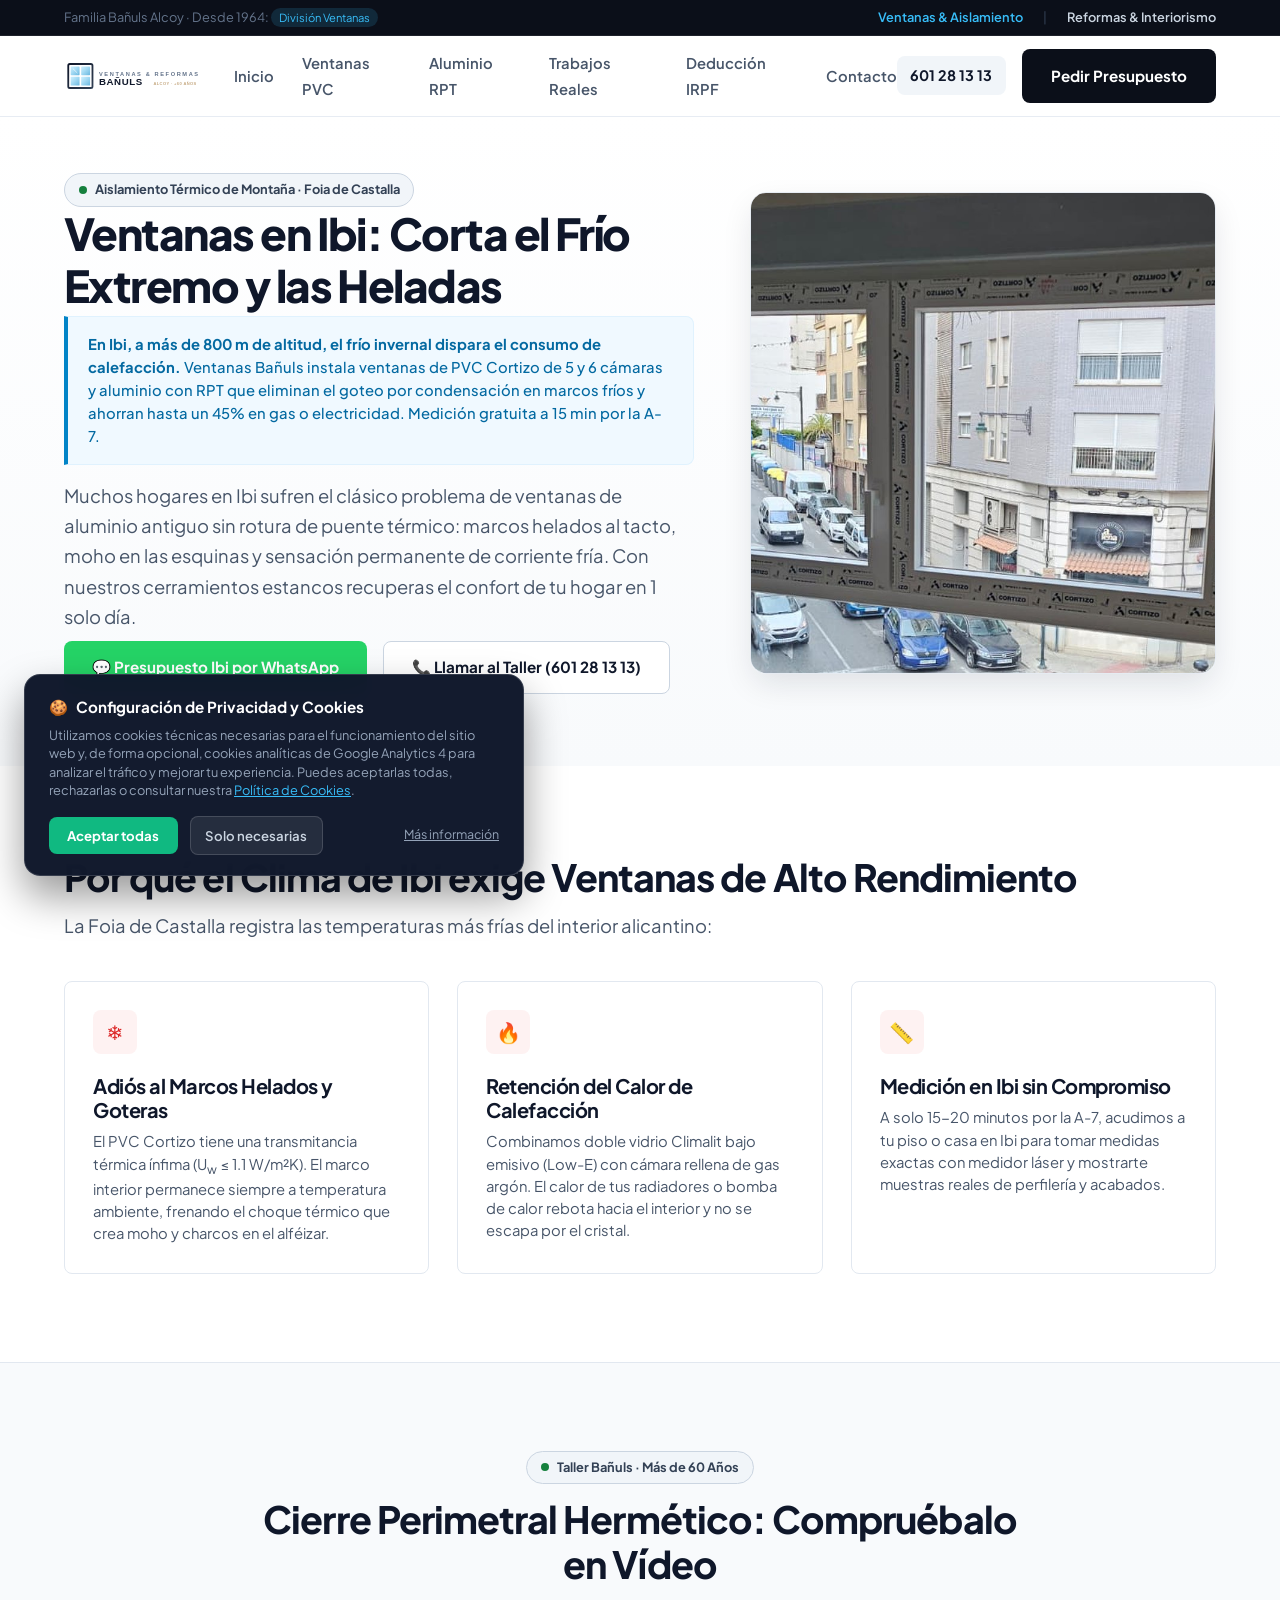
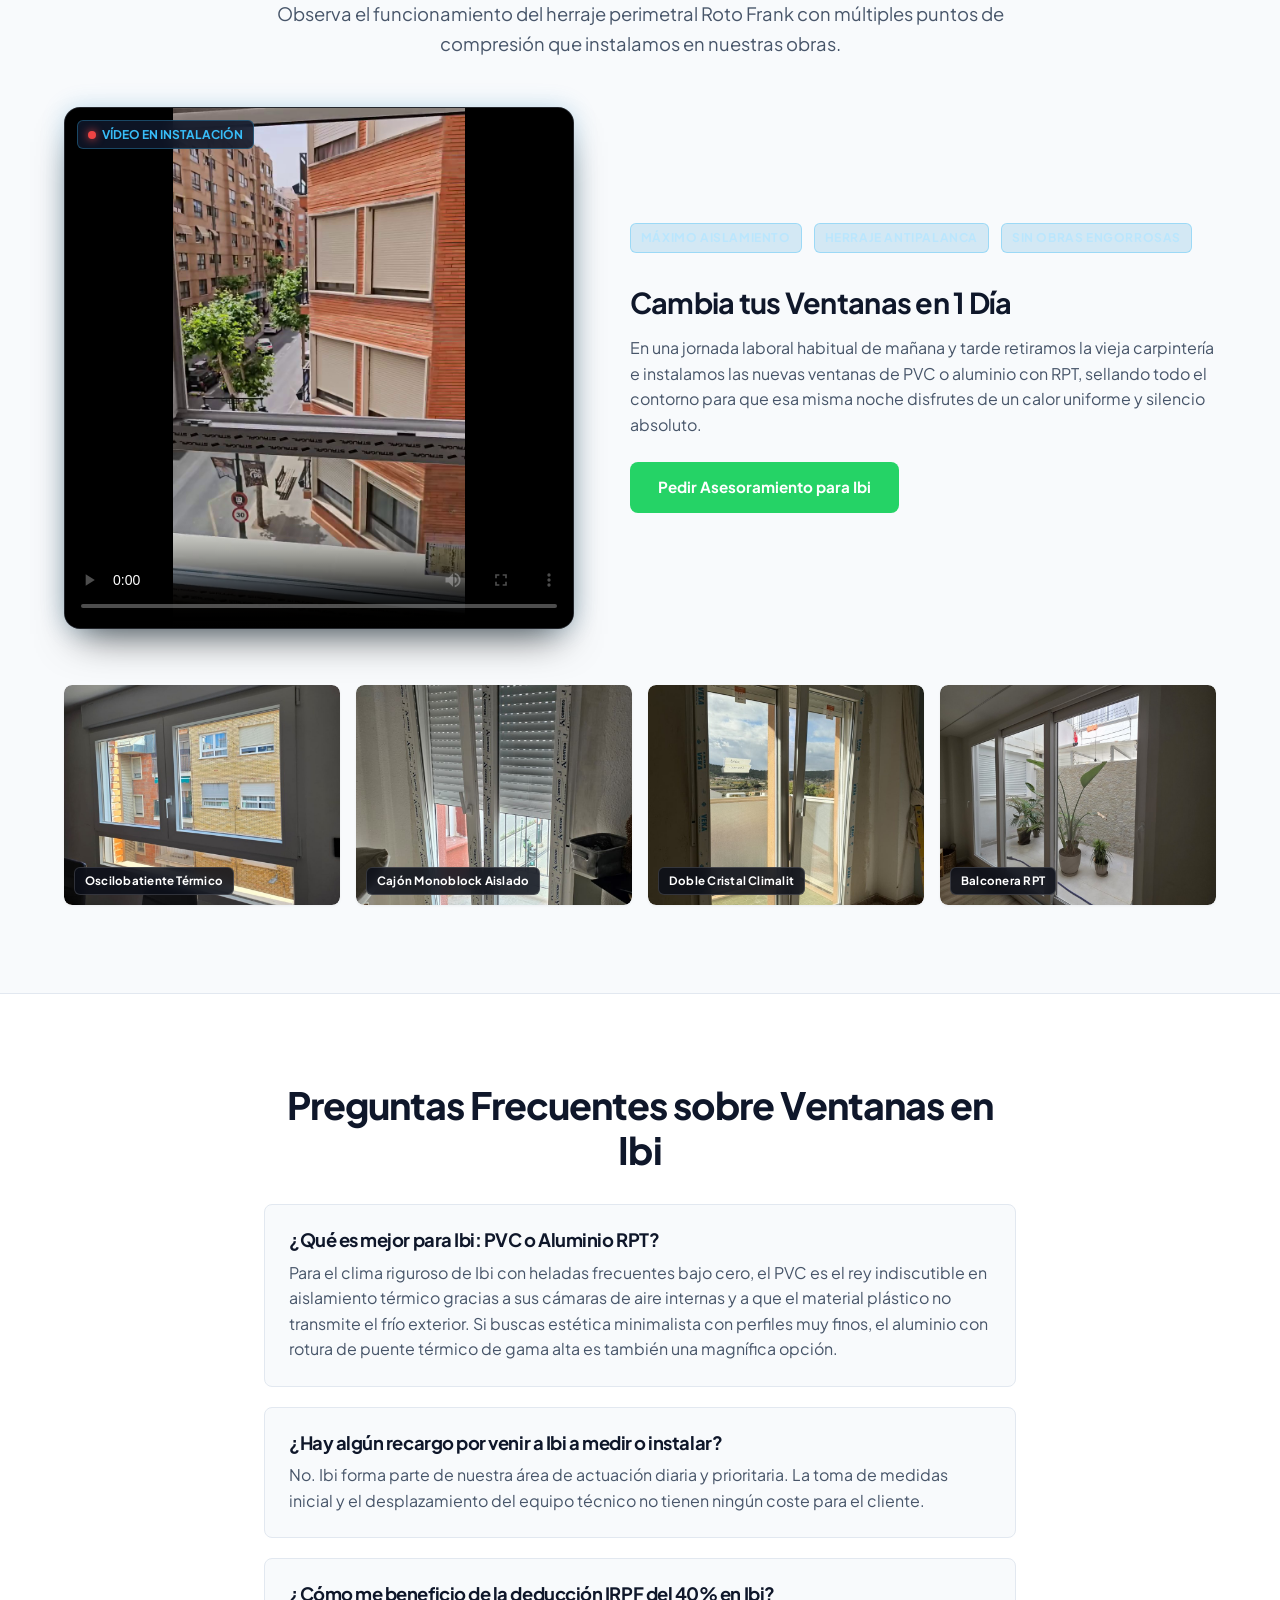
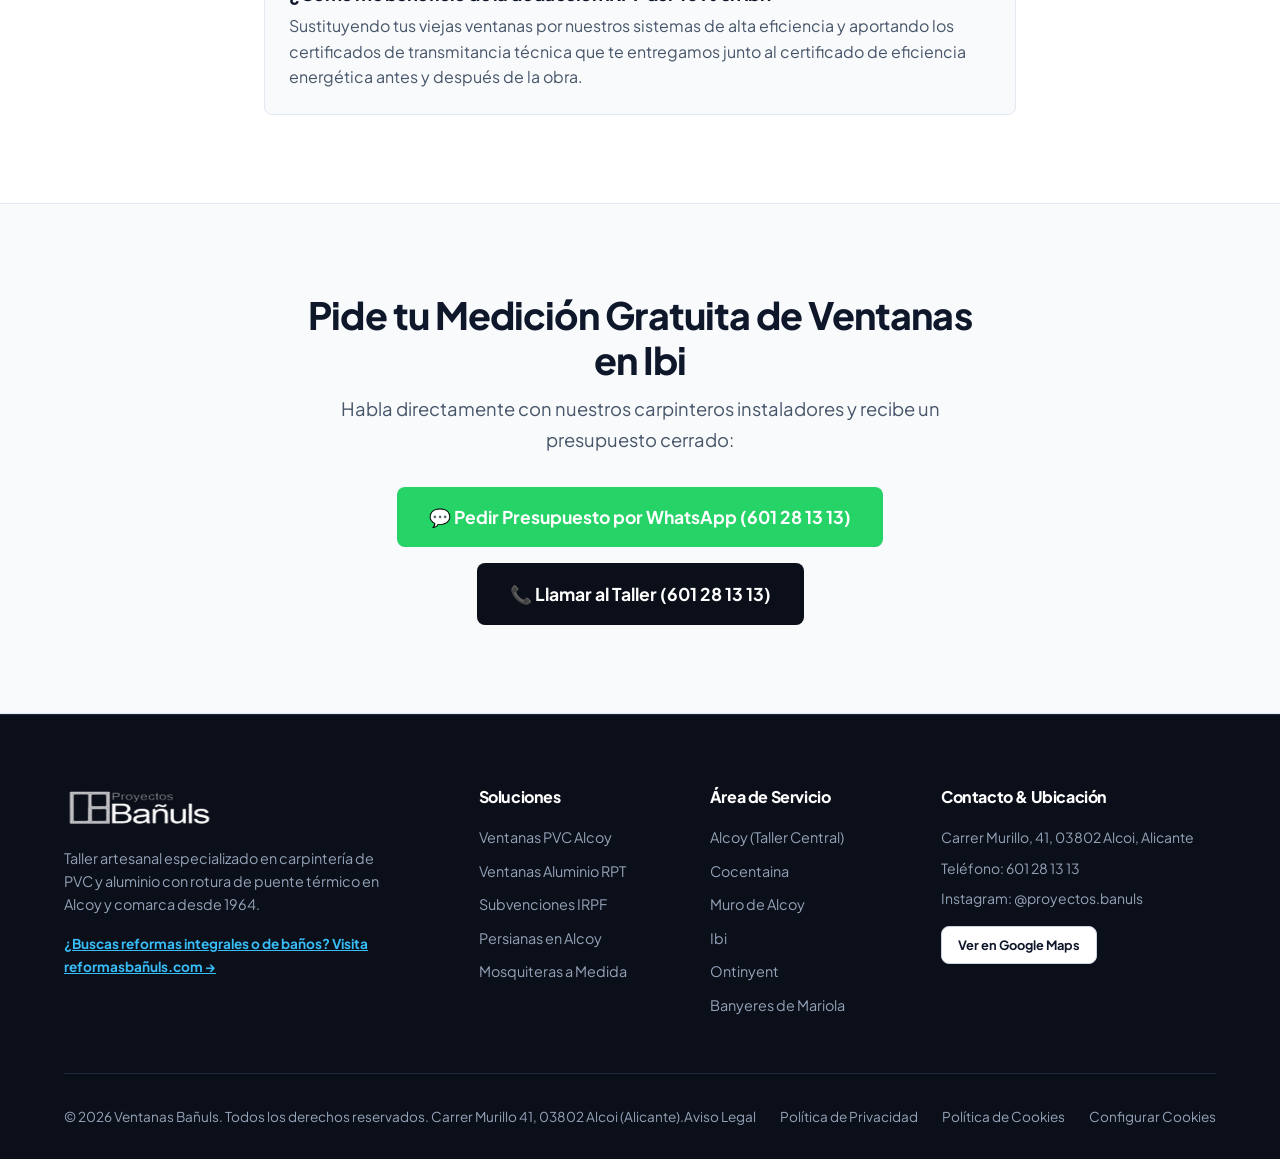
<file: ventanas-ibi.html>
﻿<!DOCTYPE html>
<html lang="es">
<head>
  <meta charset="UTF-8">
  <meta name="viewport" content="width=device-width, initial-scale=1.0">
  <!-- Favicon Suite -->
  <link rel="icon" type="image/x-icon" href="/favicon.ico">
  <link rel="icon" type="image/png" sizes="32x32" href="assets/favicon-32x32.png">
  <link rel="icon" type="image/png" sizes="16x16" href="assets/favicon-16x16.png">
  <link rel="apple-touch-icon" sizes="180x180" href="assets/apple-touch-icon.png">

  <title>Ventanas en Ibi | Aislamiento Térmico Extremo y Ahorro | Bañuls</title>
  <meta name="description" content="Instalación de ventanas de PVC y aluminio RPT en Ibi. Adiós al frío, heladas y condensación en la Foia de Castalla. Perfiles Cortizo, medición gratuita y montaje limpio.">
  <link rel="canonical" href="https://xn--ventanasbauls-rkb.com/ventanas-ibi.html">
  <meta name="robots" content="index, follow">

  <link rel="preconnect" href="https://fonts.googleapis.com">
  <link rel="preconnect" href="https://fonts.gstatic.com" crossorigin>
  <link href="https://fonts.googleapis.com/css2?family=Plus+Jakarta+Sans:wght@400;500;600;700;800&family=JetBrains+Mono:wght@500;700;800&display=swap" rel="stylesheet">
  <link rel="stylesheet" href="css/style.css">
  <script src="js/analytics.js" defer></script>

  <!-- Open Graph / Redes Sociales -->
  <meta property="og:type" content="article">
  <meta property="og:title" content="Ventanas en Ibi | Aislamiento Térmico Extremo y Ahorro | Bañuls">
  <meta property="og:description" content="Instalación de ventanas de PVC Cortizo y aluminio RPT en Ibi. Aísla tu vivienda del frío de montaña y ahorra hasta un 45% en calefacción.">
  <meta property="og:url" content="https://xn--ventanasbauls-rkb.com/ventanas-ibi.html">
  <meta property="og:image" content="https://xn--ventanasbauls-rkb.com/assets/img/ventanas-pvc-aislamiento.jpg">
  <meta property="og:locale" content="es_ES">
  <meta property="og:site_name" content="Ventanas Bañuls">

  <!-- Structured Data JSON-LD (Service & BreadcrumbList) -->
  <script type="application/ld+json">
  {
    "@context": "https://schema.org",
    "@graph": [
      {
        "@type": "BreadcrumbList",
        "@id": "https://xn--ventanasbauls-rkb.com/ventanas-ibi.html#breadcrumb",
        "itemListElement": [
          {
            "@type": "ListItem",
            "position": 1,
            "name": "Inicio",
            "item": "https://xn--ventanasbauls-rkb.com/"
          },
          {
            "@type": "ListItem",
            "position": 2,
            "name": "Ventanas en Ibi",
            "item": "https://xn--ventanasbauls-rkb.com/ventanas-ibi.html"
          }
        ]
      },
      {
        "@type": "Service",
        "@id": "https://xn--ventanasbauls-rkb.com/ventanas-ibi.html#service",
        "name": "Instalación de Ventanas de PVC y Aislamiento Térmico en Ibi",
        "serviceType": "Instalación de ventanas de alta eficiencia energética",
        "description": "Fabricación a medida e instalación de ventanas de PVC y aluminio con rotura de puente térmico en Ibi y la Foia de Castalla. Solución definitiva contra el frío de montaña y la condensación.",
        "provider": {
          "@type": "HomeAndConstructionBusiness",
          "@id": "https://xn--ventanasbauls-rkb.com/#organization",
          "name": "Ventanas Bañuls",
          "telephone": "+34601281313",
          "address": {
            "@type": "PostalAddress",
            "streetAddress": "Carrer Murillo, 41",
            "addressLocality": "Alcoi",
            "addressRegion": "Alicante",
            "postalCode": "03802",
            "addressCountry": "ES"
          }
        },
        "areaServed": {
          "@type": "City",
          "name": "Ibi"
        }
      }
    ]
  }
  </script>
</head>
<body>

  <div class="network-bar">
    <div class="container network-bar-inner">
      <div class="network-bar-label">
        <span style="color: #64748B;">Familia Bañuls Alcoy · Desde 1964:</span>
        <span class="network-badge">División Ventanas</span>
      </div>
      <div class="network-links">
        <span class="network-link active">Ventanas &amp; Aislamiento</span>
        <span style="color: #334155;">|</span>
        <a href="https://xn--reformasbauls-rkb.com/" class="network-link">Reformas &amp; Interiorismo</a>
      </div>
    </div>
  </div>

  <header class="site-header">
    <div class="container header-inner">
      <a href="/" class="brand-logo">
        <img src="assets/img/logo-banuls.svg" alt="Ventanas Bañuls Alcoy" width="280" height="52">
      </a>
      <nav>
        <ul class="nav-links">
          <li><a href="/" class="nav-link">Inicio</a></li>
          <li><a href="ventanas-pvc-alcoy.html" class="nav-link">Ventanas PVC</a></li>
          <li><a href="ventanas-aluminio-rpt.html" class="nav-link">Aluminio RPT</a></li>
          <li><a href="/#transformacion" class="nav-link">Trabajos Reales</a></li>
          <li><a href="subvenciones-ventanas.html" class="nav-link">Deducción IRPF</a></li>
          <li><a href="/#contacto" class="nav-link">Contacto</a></li>
        </ul>
      </nav>
      <div class="header-actions">
        <a href="tel:+34601281313" class="phone-badge">601 28 13 13</a>
        <a href="/#contacto" class="btn btn-primary">Pedir Presupuesto</a>
      </div>
    </div>
  </header>

  <main>
    <section class="section hero-section">
      <div class="container hero-grid">
        <div>
          <div class="heritage-pill">
            <span class="heritage-dot"></span>
            Aislamiento Térmico de Montaña · Foia de Castalla
          </div>
          <h1 style="font-size: 2.75rem;">Ventanas en Ibi: Corta el Frío Extremo y las Heladas</h1>
          
          <div class="aeo-extraction-block">
            <p><strong>En Ibi, a más de 800 m de altitud, el frío invernal dispara el consumo de calefacción.</strong> Ventanas Bañuls instala ventanas de PVC Cortizo de 5 y 6 cámaras y aluminio con RPT que eliminan el goteo por condensación en marcos fríos y ahorran hasta un 45% en gas o electricidad. Medición gratuita a 15 min por la A-7.</p>
          </div>

          <p class="text-lead" style="margin-top: 1rem;">
            Muchos hogares en Ibi sufren el clásico problema de ventanas de aluminio antiguo sin rotura de puente térmico: marcos helados al tacto, moho en las esquinas y sensación permanente de corriente fría. Con nuestros cerramientos estancos recuperas el confort de tu hogar en 1 solo día.
          </p>

          <div class="hero-actions">
            <a href="https://wa.me/34601281313?text=Hola%20Bañuls,%20quiero%20pedir%20presupuesto%20para%20ventanas%20en%20Ibi" class="btn btn-whatsapp" target="_blank" rel="noopener">
              💬 Presupuesto Ibi por WhatsApp
            </a>
            <a href="tel:+34601281313" class="btn btn-secondary">
              📞 Llamar al Taller (601 28 13 13)
            </a>
          </div>
        </div>

        <div class="hero-visual-wrapper">
          <img src="assets/img/ventanas-pvc-aislamiento.jpg" alt="Instalación de ventanas de PVC de alto aislamiento en Ibi" width="800" height="480">
        </div>
      </div>
    </section>

    <!-- EL CLIMA DE IBI -->
    <section class="section" id="clima-ibi">
      <div class="container">
        <h2>Por qué el Clima de Ibi exige Ventanas de Alto Rendimiento</h2>
        <p class="text-lead">La Foia de Castalla registra las temperaturas más frías del interior alicantino:</p>

        <div class="problem-grid" style="margin-top: 2.5rem;">
          <div class="problem-card">
            <div class="problem-icon">❄️</div>
            <h3>Adiós al Marcos Helados y Goteras</h3>
            <p>El PVC Cortizo tiene una transmitancia térmica ínfima (U<sub>w</sub> ≤ 1.1 W/m²K). El marco interior permanece siempre a temperatura ambiente, frenando el choque térmico que crea moho y charcos en el alféizar.</p>
          </div>

          <div class="problem-card">
            <div class="problem-icon">🔥</div>
            <h3>Retención del Calor de Calefacción</h3>
            <p>Combinamos doble vidrio Climalit bajo emisivo (Low-E) con cámara rellena de gas argón. El calor de tus radiadores o bomba de calor rebota hacia el interior y no se escapa por el cristal.</p>
          </div>

          <div class="problem-card">
            <div class="problem-icon">📏</div>
            <h3>Medición en Ibi sin Compromiso</h3>
            <p>A solo 15-20 minutos por la A-7, acudimos a tu piso o casa en Ibi para tomar medidas exactas con medidor láser y mostrarte muestras reales de perfilería y acabados.</p>
          </div>
        </div>
      </div>
    </section>

    <!-- VÍDEO Y MONTAJE REAL -->
    <section class="section section-muted" id="proyectos-ibi">
      <div class="container">
        <div style="text-align: center; max-width: 760px; margin: 0 auto 3rem auto;">
          <div class="heritage-pill" style="margin-bottom: 0.75rem;">
            <span class="heritage-dot"></span>
            Taller Bañuls · Más de 60 Años
          </div>
          <h2>Cierre Perimetral Hermético: Compruébalo en Vídeo</h2>
          <p class="text-lead">
            Observa el funcionamiento del herraje perimetral Roto Frank con múltiples puntos de compresión que instalamos en nuestras obras.
          </p>
        </div>

        <div class="video-showcase-grid" style="margin-bottom: 3.5rem;">
          <div class="video-player-box">
            <span class="video-top-tag"><span class="live-dot"></span> VÍDEO EN INSTALACIÓN</span>
            <video controls preload="metadata" poster="assets/video/poster-instalacion-strugal.jpg" playsinline>
              <source src="assets/video/video-instalacion-ventana-strugal-climalit.mp4" type="video/mp4">
              Tu navegador no soporta vídeo HTML5.
            </video>
          </div>

          <div style="display: flex; flex-direction: column; justify-content: center;">
            <div class="video-badges-row">
              <span class="video-proof-badge">Máximo Aislamiento</span>
              <span class="video-proof-badge">Herraje Antipalanca</span>
              <span class="video-proof-badge">Sin Obras Engorrosas</span>
            </div>
            <h3 style="font-size: 1.8rem; margin-bottom: 1rem; color: #0F172A;">Cambia tus Ventanas en 1 Día</h3>
            <p style="color: #475569; line-height: 1.6; margin-bottom: 1.5rem;">
              En una jornada laboral habitual de mañana y tarde retiramos la vieja carpintería e instalamos las nuevas ventanas de PVC o aluminio con RPT, sellando todo el contorno para que esa misma noche disfrutes de un calor uniforme y silencio absoluto.
            </p>
            <div>
              <a href="https://wa.me/34601281313?text=Hola%20Bañuls,%20quiero%20pedir%20presupuesto%20para%20ventanas%20en%20Ibi" class="btn btn-whatsapp" target="_blank" rel="noopener">
                Pedir Asesoramiento para Ibi
              </a>
            </div>
          </div>
        </div>

        <div class="solution-gallery" style="grid-template-columns: repeat(auto-fit, minmax(260px, 1fr));">
          <div class="gallery-item-with-caption">
            <img src="assets/img/proyectos/ventana-oscilobatiente-pvc-banuls.jpg" alt="Ventana de PVC oscilobatiente instalada en Ibi" width="1440" height="1919" loading="lazy">
            <div class="item-overlay-badge">Oscilobatiente Térmico</div>
          </div>
          <div class="gallery-item-with-caption">
            <img src="assets/img/proyectos/ventana-pvc-persiana-monoblock.jpg" alt="Persiana monoblock aislada de PVC en Ibi" width="1440" height="1800" loading="lazy">
            <div class="item-overlay-badge">Cajón Monoblock Aislado</div>
          </div>
          <div class="gallery-item-with-caption">
            <img src="assets/img/proyectos/ventana-pvc-oscilobatiente-alcoy.jpg" alt="Doble cristal térmico Climalit" width="1440" height="1800" loading="lazy">
            <div class="item-overlay-badge">Doble Cristal Climalit</div>
          </div>
          <div class="gallery-item-with-caption">
            <img src="assets/img/proyectos/balconera-aluminio-rpt-salon.jpg" alt="Balconera con rotura de puente térmico" width="1080" height="1350" loading="lazy">
            <div class="item-overlay-badge">Balconera RPT</div>
          </div>
        </div>
      </div>
    </section>

    <!-- FAQ IBI -->
    <section class="section" id="faq-ibi">
      <div class="container" style="max-width: 800px; margin: 0 auto;">
        <h2 style="text-align: center; margin-bottom: 2rem;">Preguntas Frecuentes sobre Ventanas en Ibi</h2>
        
        <div style="display: flex; flex-direction: column; gap: 1.25rem;">
          <div style="background: #F8FAFC; padding: 1.5rem; border-radius: 8px; border: 1px solid #E2E8F0;">
            <h3 style="font-size: 1.15rem; color: #0F172A; margin-bottom: 0.5rem;">¿Qué es mejor para Ibi: PVC o Aluminio RPT?</h3>
            <p style="color: #475569; margin: 0;">Para el clima riguroso de Ibi con heladas frecuentes bajo cero, el PVC es el rey indiscutible en aislamiento térmico gracias a sus cámaras de aire internas y a que el material plástico no transmite el frío exterior. Si buscas estética minimalista con perfiles muy finos, el aluminio con rotura de puente térmico de gama alta es también una magnífica opción.</p>
          </div>

          <div style="background: #F8FAFC; padding: 1.5rem; border-radius: 8px; border: 1px solid #E2E8F0;">
            <h3 style="font-size: 1.15rem; color: #0F172A; margin-bottom: 0.5rem;">¿Hay algún recargo por venir a Ibi a medir o instalar?</h3>
            <p style="color: #475569; margin: 0;">No. Ibi forma parte de nuestra área de actuación diaria y prioritaria. La toma de medidas inicial y el desplazamiento del equipo técnico no tienen ningún coste para el cliente.</p>
          </div>

          <div style="background: #F8FAFC; padding: 1.5rem; border-radius: 8px; border: 1px solid #E2E8F0;">
            <h3 style="font-size: 1.15rem; color: #0F172A; margin-bottom: 0.5rem;">¿Cómo me beneficio de la deducción IRPF del 40% en Ibi?</h3>
            <p style="color: #475569; margin: 0;">Sustituyendo tus viejas ventanas por nuestros sistemas de alta eficiencia y aportando los certificados de transmitancia técnica que te entregamos junto al certificado de eficiencia energética antes y después de la obra.</p>
          </div>
        </div>
      </div>
    </section>

    <!-- CONTACTO RÁPIDO -->
    <section class="section section-muted" id="contacto">
      <div class="container" style="max-width: 720px; margin: 0 auto; text-align: center;">
        <h2>Pide tu Medición Gratuita de Ventanas en Ibi</h2>
        <p class="text-lead" style="margin-bottom: 2rem;">
          Habla directamente con nuestros carpinteros instaladores y recibe un presupuesto cerrado:
        </p>
        <div style="display: flex; justify-content: center; gap: 1rem; flex-wrap: wrap;">
          <a href="https://wa.me/34601281313?text=Hola%20Bañuls,%20quiero%20pedir%20presupuesto%20para%20ventanas%20en%20Ibi" class="btn btn-whatsapp" style="font-size: 1.1rem; padding: 1rem 2rem;">
            💬 Pedir Presupuesto por WhatsApp (601 28 13 13)
          </a>
          <a href="tel:+34601281313" class="btn btn-primary" style="font-size: 1.1rem; padding: 1rem 2rem;">
            📞 Llamar al Taller (601 28 13 13)
          </a>
        </div>
      </div>
    </section>
  </main>

  <!-- SITE FOOTER -->
  <footer class="site-footer">
    <div class="container">
      <div class="footer-grid">
        <div class="footer-col">
          <img src="assets/img/logo-oficial-banuls-white.png" alt="Bañuls Alcoy" width="150" height="40" style="margin-bottom: 1.25rem;">
          <p style="color: #94A3B8; font-size: 0.9rem; max-width: 320px;">
            Taller artesanal especializado en carpintería de PVC y aluminio con rotura de puente térmico en Alcoy y comarca desde 1964.
          </p>
          <div style="margin-top: 1rem;">
            <a href="https://xn--reformasbauls-rkb.com/" style="color: #38BDF8; font-size: 0.85rem; font-weight: 700; text-decoration: underline;">
              ¿Buscas reformas integrales o de baños? Visita reformasbañuls.com →
            </a>
          </div>
        </div>

        <div class="footer-col">
          <h4>Soluciones</h4>
          <ul class="footer-links">
            <li><a href="ventanas-pvc-alcoy.html">Ventanas PVC Alcoy</a></li>
            <li><a href="ventanas-aluminio-rpt.html">Ventanas Aluminio RPT</a></li>
            <li><a href="subvenciones-ventanas.html">Subvenciones IRPF</a></li>
            <li><a href="persianas-alcoy.html">Persianas en Alcoy</a></li>
            <li><a href="/#soluciones">Mosquiteras a Medida</a></li>
          </ul>
        </div>

        <div class="footer-col">
          <h4>Área de Servicio</h4>
          <ul class="footer-links">
            <li><a href="/">Alcoy (Taller Central)</a></li>
            <li><a href="ventanas-cocentaina.html">Cocentaina</a></li>
            <li><a href="ventanas-muro-alcoy.html">Muro de Alcoy</a></li>
            <li><a href="ventanas-ibi.html">Ibi</a></li>
            <li><a href="ventanas-ontinyent.html">Ontinyent</a></li>
            <li><a href="ventanas-banyeres-mariola.html">Banyeres de Mariola</a></li>
          </ul>
        </div>

        <div class="footer-col">
          <h4>Contacto &amp; Ubicación</h4>
          <p style="color: #94A3B8; font-size: 0.875rem; margin-bottom: 0.5rem;">Carrer Murillo, 41, 03802 Alcoi, Alicante</p>
          <p style="color: #94A3B8; font-size: 0.875rem; margin-bottom: 0.5rem;">Teléfono: 601 28 13 13</p>
          <p style="color: #94A3B8; font-size: 0.875rem; margin-bottom: 1rem;">Instagram: @proyectos.banuls</p>
          <a href="https://maps.google.com/?cid=16312868201641150123" target="_blank" rel="noopener" class="btn btn-secondary" style="font-size: 0.8rem; padding: 0.5rem 1rem;">
            Ver en Google Maps
          </a>
        </div>
      </div>

      <div class="footer-bottom">
        <div>
          © 2026 Ventanas Bañuls. Todos los derechos reservados. Carrer Murillo 41, 03802 Alcoi (Alicante).
        </div>
        <div style="display: flex; gap: 1.5rem; flex-wrap: wrap;">
          <a href="aviso-legal.html">Aviso Legal</a>
          <a href="politica-privacidad.html">Política de Privacidad</a>
          <a href="politica-cookies.html">Política de Cookies</a>
          <a href="#cookies-config" class="open-cookie-settings">Configurar Cookies</a>
        </div>
      </div>
    </div>
  </footer>

  <script src="js/main.js" defer></script>
</body>
</html>
</file>
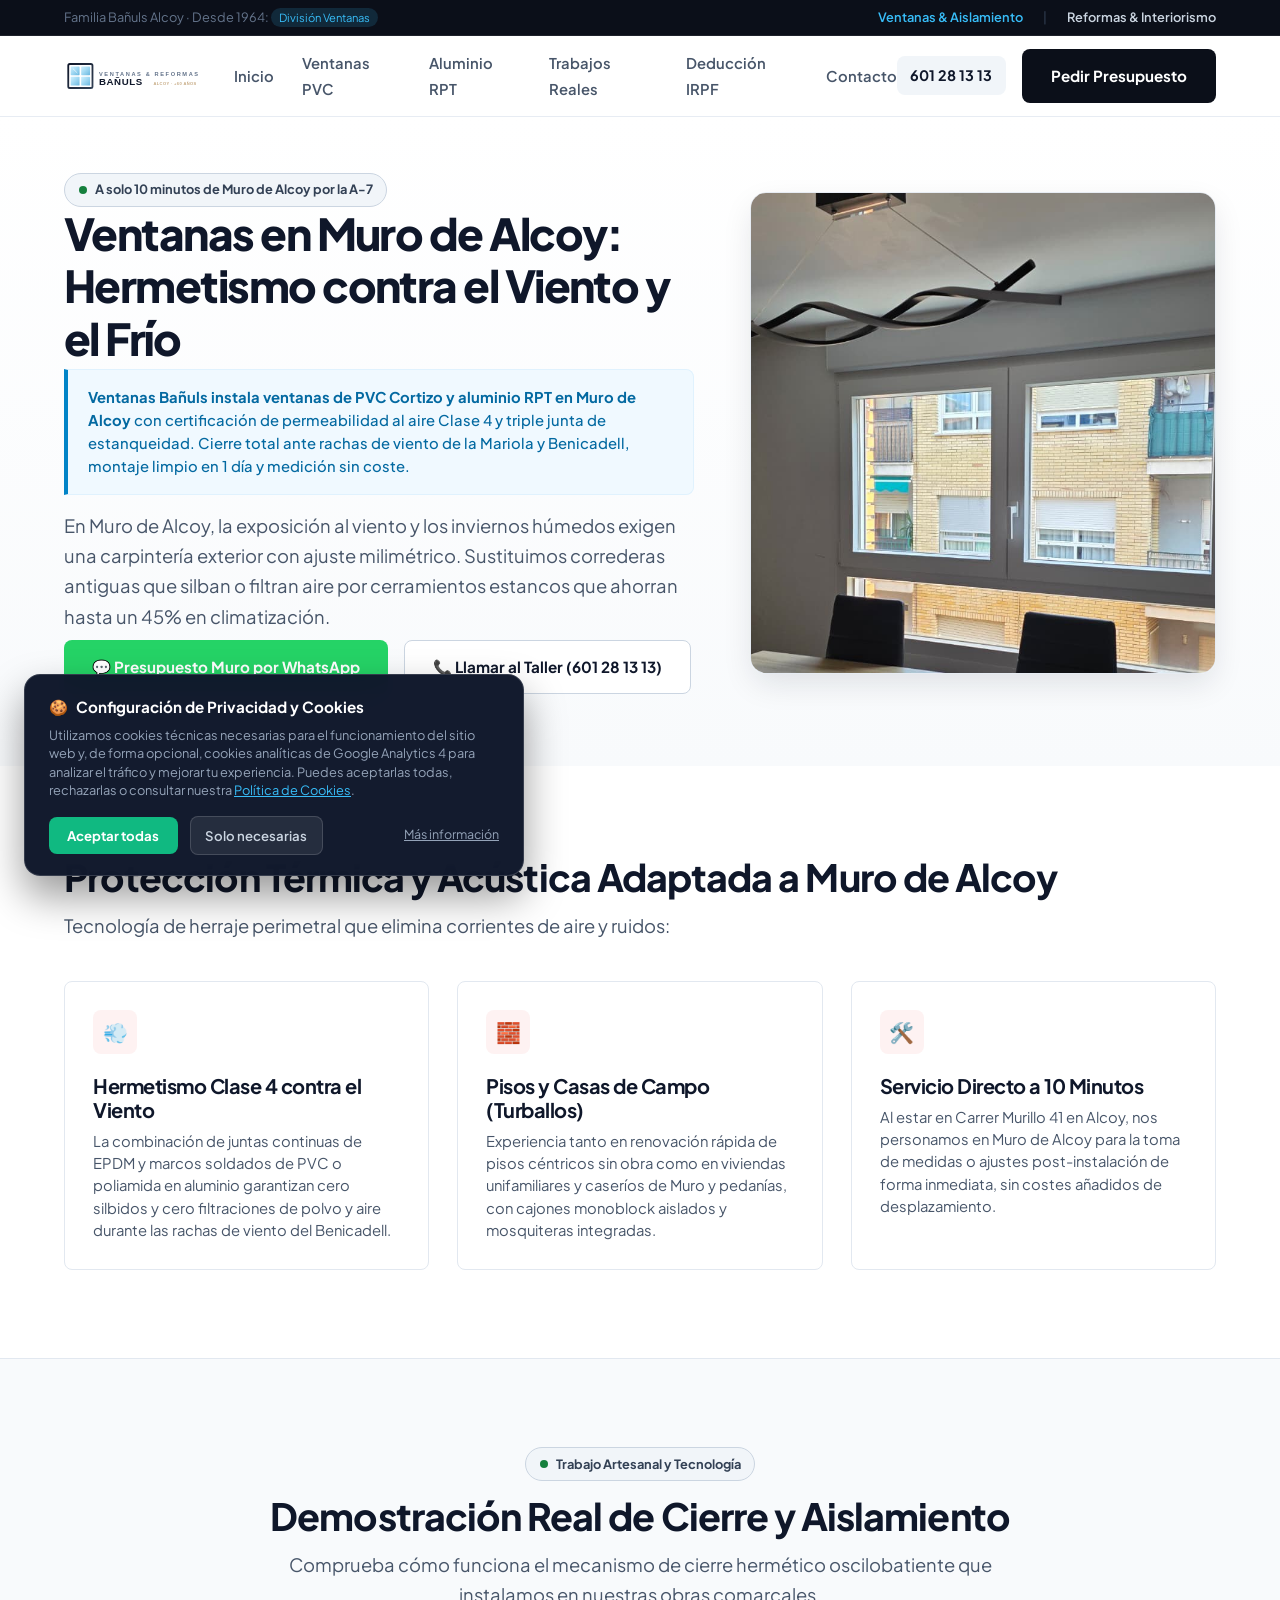
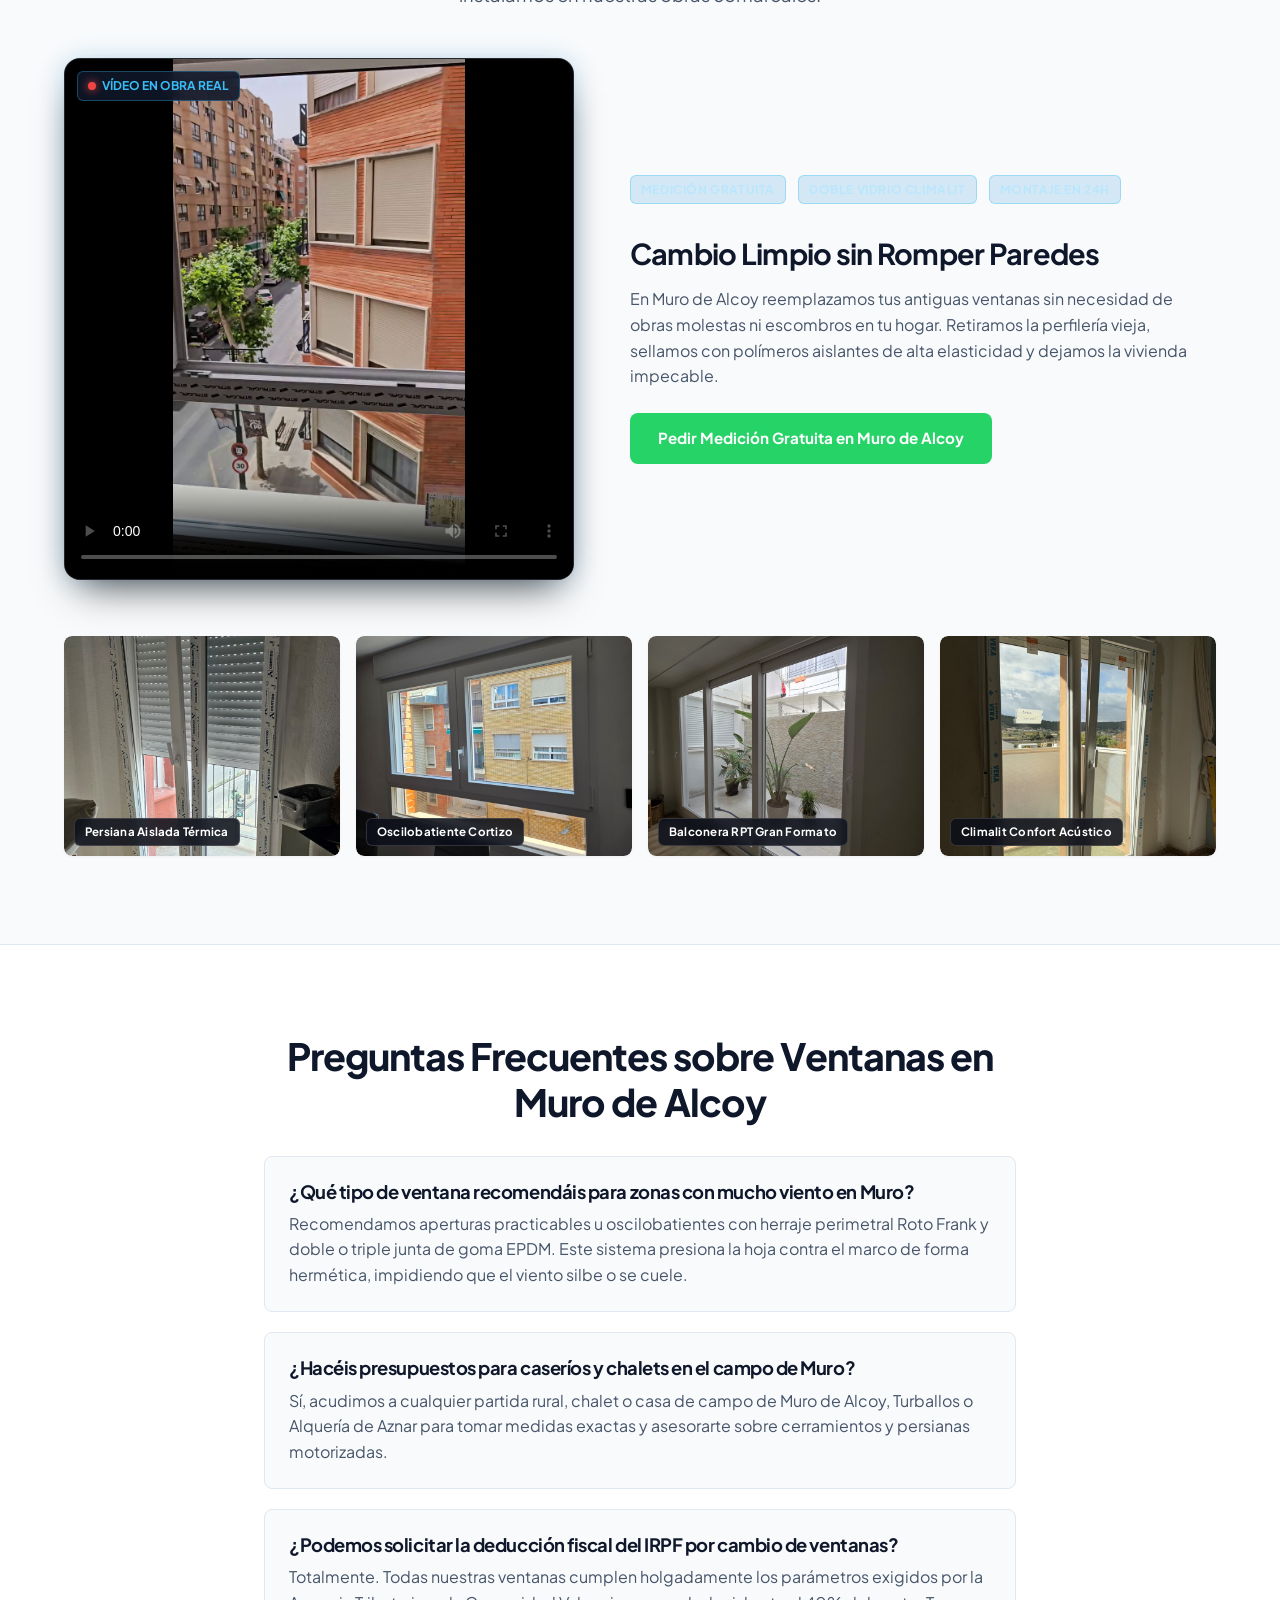
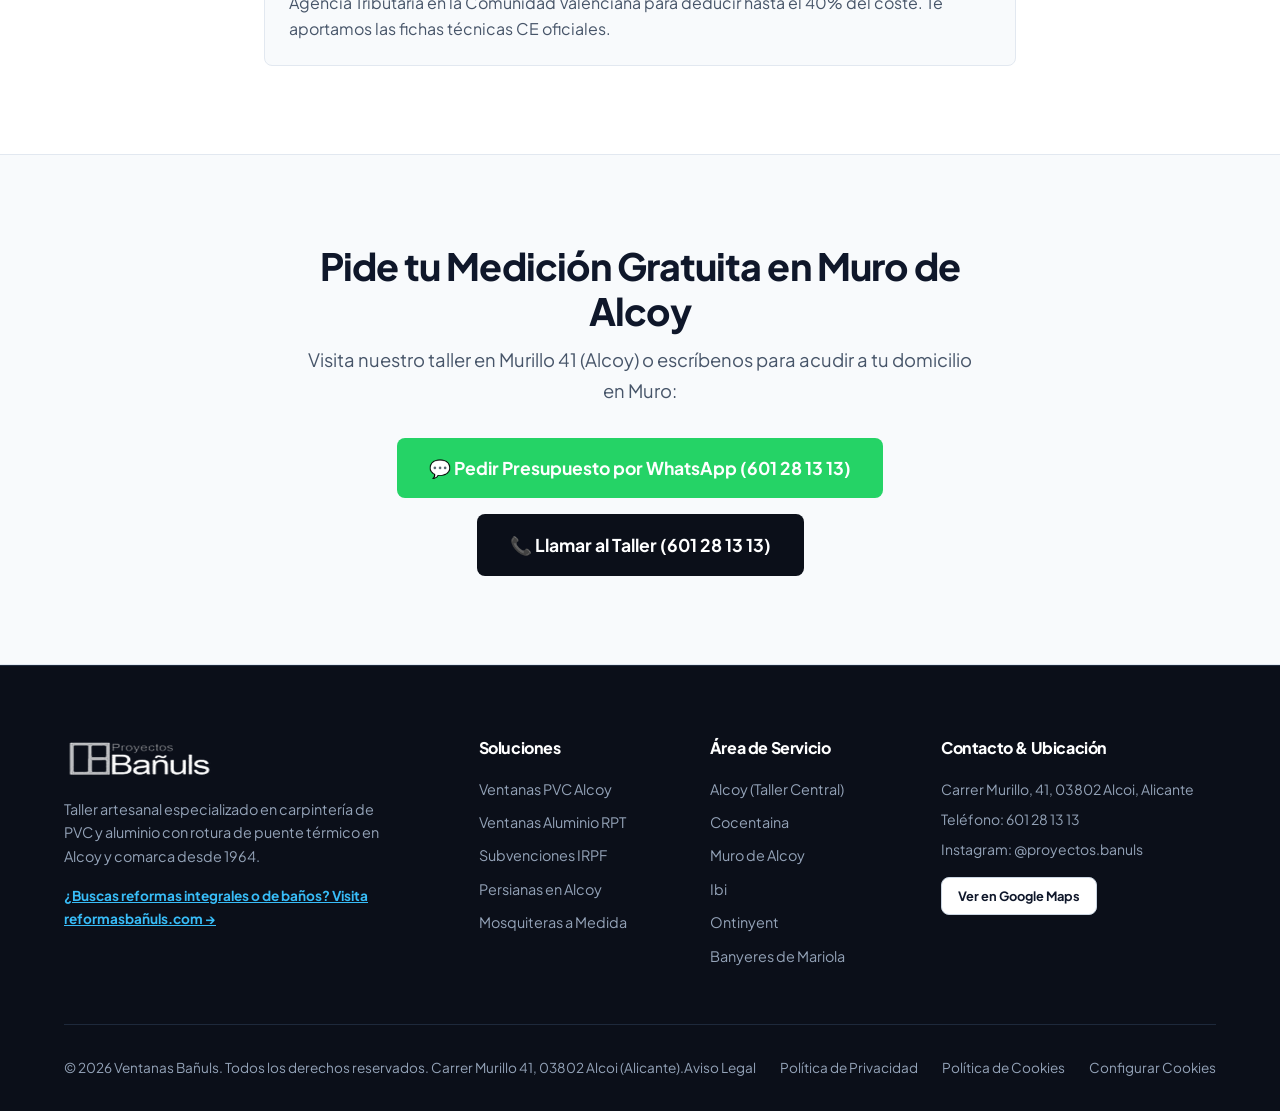
<file: ventanas-muro-alcoy.html>
﻿<!DOCTYPE html>
<html lang="es">
<head>
  <meta charset="UTF-8">
  <meta name="viewport" content="width=device-width, initial-scale=1.0">
  <!-- Favicon Suite -->
  <link rel="icon" type="image/x-icon" href="/favicon.ico">
  <link rel="icon" type="image/png" sizes="32x32" href="assets/favicon-32x32.png">
  <link rel="icon" type="image/png" sizes="16x16" href="assets/favicon-16x16.png">
  <link rel="apple-touch-icon" sizes="180x180" href="assets/apple-touch-icon.png">

  <title>Ventanas en Muro de Alcoy | PVC y Aluminio Cortizo | Bañuls</title>
  <meta name="description" content="Instalación de ventanas de PVC y aluminio RPT en Muro de Alcoy. Máximo aislamiento contra viento de montaña, triple junta y vidrios Climalit. Medición gratuita y taller a 10 min.">
  <link rel="canonical" href="https://xn--ventanasbauls-rkb.com/ventanas-muro-alcoy.html">
  <meta name="robots" content="index, follow">

  <link rel="preconnect" href="https://fonts.googleapis.com">
  <link rel="preconnect" href="https://fonts.gstatic.com" crossorigin>
  <link href="https://fonts.googleapis.com/css2?family=Plus+Jakarta+Sans:wght@400;500;600;700;800&family=JetBrains+Mono:wght@500;700;800&display=swap" rel="stylesheet">
  <link rel="stylesheet" href="css/style.css">
  <script src="js/analytics.js" defer></script>

  <!-- Open Graph / Redes Sociales -->
  <meta property="og:type" content="article">
  <meta property="og:title" content="Ventanas en Muro de Alcoy | PVC y Aluminio Cortizo | Bañuls">
  <meta property="og:description" content="Instalación de ventanas de PVC y aluminio RPT en Muro de Alcoy. Aislamiento térmico, hermetismo contra viento de montaña y montaje limpio en 1 día.">
  <meta property="og:url" content="https://xn--ventanasbauls-rkb.com/ventanas-muro-alcoy.html">
  <meta property="og:image" content="https://xn--ventanasbauls-rkb.com/assets/img/ventanas-pvc-aislamiento.jpg">
  <meta property="og:locale" content="es_ES">
  <meta property="og:site_name" content="Ventanas Bañuls">

  <!-- Structured Data JSON-LD (Service & BreadcrumbList) -->
  <script type="application/ld+json">
  {
    "@context": "https://schema.org",
    "@graph": [
      {
        "@type": "BreadcrumbList",
        "@id": "https://xn--ventanasbauls-rkb.com/ventanas-muro-alcoy.html#breadcrumb",
        "itemListElement": [
          {
            "@type": "ListItem",
            "position": 1,
            "name": "Inicio",
            "item": "https://xn--ventanasbauls-rkb.com/"
          },
          {
            "@type": "ListItem",
            "position": 2,
            "name": "Ventanas en Muro de Alcoy",
            "item": "https://xn--ventanasbauls-rkb.com/ventanas-muro-alcoy.html"
          }
        ]
      },
      {
        "@type": "Service",
        "@id": "https://xn--ventanasbauls-rkb.com/ventanas-muro-alcoy.html#service",
        "name": "Instalación de Ventanas de PVC y Aluminio RPT en Muro de Alcoy",
        "serviceType": "Instalación de carpintería exterior y aislamiento térmico",
        "description": "Fabricación e instalación de ventanas herméticas de PVC y aluminio con rotura de puente térmico en Muro de Alcoy y pedanías como Turballos. Taller fabricante en Alcoy a 10 minutos.",
        "provider": {
          "@type": "HomeAndConstructionBusiness",
          "@id": "https://xn--ventanasbauls-rkb.com/#organization",
          "name": "Ventanas Bañuls",
          "telephone": "+34601281313",
          "address": {
            "@type": "PostalAddress",
            "streetAddress": "Carrer Murillo, 41",
            "addressLocality": "Alcoi",
            "addressRegion": "Alicante",
            "postalCode": "03802",
            "addressCountry": "ES"
          }
        },
        "areaServed": {
          "@type": "City",
          "name": "Muro de Alcoy"
        }
      }
    ]
  }
  </script>
</head>
<body>

  <div class="network-bar">
    <div class="container network-bar-inner">
      <div class="network-bar-label">
        <span style="color: #64748B;">Familia Bañuls Alcoy · Desde 1964:</span>
        <span class="network-badge">División Ventanas</span>
      </div>
      <div class="network-links">
        <span class="network-link active">Ventanas &amp; Aislamiento</span>
        <span style="color: #334155;">|</span>
        <a href="https://xn--reformasbauls-rkb.com/" class="network-link">Reformas &amp; Interiorismo</a>
      </div>
    </div>
  </div>

  <header class="site-header">
    <div class="container header-inner">
      <a href="/" class="brand-logo">
        <img src="assets/img/logo-banuls.svg" alt="Ventanas Bañuls Alcoy" width="280" height="52">
      </a>
      <nav>
        <ul class="nav-links">
          <li><a href="/" class="nav-link">Inicio</a></li>
          <li><a href="ventanas-pvc-alcoy.html" class="nav-link">Ventanas PVC</a></li>
          <li><a href="ventanas-aluminio-rpt.html" class="nav-link">Aluminio RPT</a></li>
          <li><a href="/#transformacion" class="nav-link">Trabajos Reales</a></li>
          <li><a href="subvenciones-ventanas.html" class="nav-link">Deducción IRPF</a></li>
          <li><a href="/#contacto" class="nav-link">Contacto</a></li>
        </ul>
      </nav>
      <div class="header-actions">
        <a href="tel:+34601281313" class="phone-badge">601 28 13 13</a>
        <a href="/#contacto" class="btn btn-primary">Pedir Presupuesto</a>
      </div>
    </div>
  </header>

  <main>
    <section class="section hero-section">
      <div class="container hero-grid">
        <div>
          <div class="heritage-pill">
            <span class="heritage-dot"></span>
            A solo 10 minutos de Muro de Alcoy por la A-7
          </div>
          <h1 style="font-size: 2.75rem;">Ventanas en Muro de Alcoy: Hermetismo contra el Viento y el Frío</h1>
          
          <div class="aeo-extraction-block">
            <p><strong>Ventanas Bañuls instala ventanas de PVC Cortizo y aluminio RPT en Muro de Alcoy</strong> con certificación de permeabilidad al aire Clase 4 y triple junta de estanqueidad. Cierre total ante rachas de viento de la Mariola y Benicadell, montaje limpio en 1 día y medición sin coste.</p>
          </div>

          <p class="text-lead" style="margin-top: 1rem;">
            En Muro de Alcoy, la exposición al viento y los inviernos húmedos exigen una carpintería exterior con ajuste milimétrico. Sustituimos correderas antiguas que silban o filtran aire por cerramientos estancos que ahorran hasta un 45% en climatización.
          </p>

          <div class="hero-actions">
            <a href="https://wa.me/34601281313?text=Hola%20Bañuls,%20quiero%20pedir%20presupuesto%20para%20ventanas%20en%20Muro%20de%20Alcoy" class="btn btn-whatsapp" target="_blank" rel="noopener">
              💬 Presupuesto Muro por WhatsApp
            </a>
            <a href="tel:+34601281313" class="btn btn-secondary">
              📞 Llamar al Taller (601 28 13 13)
            </a>
          </div>
        </div>

        <div class="hero-visual-wrapper">
          <img src="assets/img/hero-living-window.jpg" alt="Instalación de ventanas Bañuls en Muro de Alcoy" width="800" height="480">
        </div>
      </div>
    </section>

    <!-- CLAVE DEL VIENTO EN MURO -->
    <section class="section" id="especialistas-muro">
      <div class="container">
        <h2>Protección Térmica y Acústica Adaptada a Muro de Alcoy</h2>
        <p class="text-lead">Tecnología de herraje perimetral que elimina corrientes de aire y ruidos:</p>

        <div class="problem-grid" style="margin-top: 2.5rem;">
          <div class="problem-card">
            <div class="problem-icon">💨</div>
            <h3>Hermetismo Clase 4 contra el Viento</h3>
            <p>La combinación de juntas continuas de EPDM y marcos soldados de PVC o poliamida en aluminio garantizan cero silbidos y cero filtraciones de polvo y aire durante las rachas de viento del Benicadell.</p>
          </div>

          <div class="problem-card">
            <div class="problem-icon">🧱</div>
            <h3>Pisos y Casas de Campo (Turballos)</h3>
            <p>Experiencia tanto en renovación rápida de pisos céntricos sin obra como en viviendas unifamiliares y caseríos de Muro y pedanías, con cajones monoblock aislados y mosquiteras integradas.</p>
          </div>

          <div class="problem-card">
            <div class="problem-icon">🛠️</div>
            <h3>Servicio Directo a 10 Minutos</h3>
            <p>Al estar en Carrer Murillo 41 en Alcoy, nos personamos en Muro de Alcoy para la toma de medidas o ajustes post-instalación de forma inmediata, sin costes añadidos de desplazamiento.</p>
          </div>
        </div>
      </div>
    </section>

    <!-- VÍDEO Y MONTAJE REAL -->
    <section class="section section-muted" id="proyectos-muro">
      <div class="container">
        <div style="text-align: center; max-width: 760px; margin: 0 auto 3rem auto;">
          <div class="heritage-pill" style="margin-bottom: 0.75rem;">
            <span class="heritage-dot"></span>
            Trabajo Artesanal y Tecnología
          </div>
          <h2>Demostración Real de Cierre y Aislamiento</h2>
          <p class="text-lead">
            Comprueba cómo funciona el mecanismo de cierre hermético oscilobatiente que instalamos en nuestras obras comarcales.
          </p>
        </div>

        <div class="video-showcase-grid" style="margin-bottom: 3.5rem;">
          <div class="video-player-box">
            <span class="video-top-tag"><span class="live-dot"></span> VÍDEO EN OBRA REAL</span>
            <video controls preload="metadata" poster="assets/video/poster-instalacion-strugal.jpg" playsinline>
              <source src="assets/video/video-instalacion-ventana-strugal-climalit.mp4" type="video/mp4">
              Tu navegador no soporta vídeo HTML5.
            </video>
          </div>

          <div style="display: flex; flex-direction: column; justify-content: center;">
            <div class="video-badges-row">
              <span class="video-proof-badge">Medición Gratuita</span>
              <span class="video-proof-badge">Doble Vidrio Climalit</span>
              <span class="video-proof-badge">Montaje en 24h</span>
            </div>
            <h3 style="font-size: 1.8rem; margin-bottom: 1rem; color: #0F172A;">Cambio Limpio sin Romper Paredes</h3>
            <p style="color: #475569; line-height: 1.6; margin-bottom: 1.5rem;">
              En Muro de Alcoy reemplazamos tus antiguas ventanas sin necesidad de obras molestas ni escombros en tu hogar. Retiramos la perfilería vieja, sellamos con polímeros aislantes de alta elasticidad y dejamos la vivienda impecable.
            </p>
            <div>
              <a href="https://wa.me/34601281313?text=Hola%20Bañuls,%20quiero%20pedir%20presupuesto%20para%20ventanas%20en%20Muro%20de%20Alcoy" class="btn btn-whatsapp" target="_blank" rel="noopener">
                Pedir Medición Gratuita en Muro de Alcoy
              </a>
            </div>
          </div>
        </div>

        <div class="solution-gallery" style="grid-template-columns: repeat(auto-fit, minmax(260px, 1fr));">
          <div class="gallery-item-with-caption">
            <img src="assets/img/proyectos/ventana-pvc-persiana-monoblock.jpg" alt="Ventana con cajón de persiana monoblock aislante en Muro de Alcoy" width="1440" height="1800" loading="lazy">
            <div class="item-overlay-badge">Persiana Aislada Térmica</div>
          </div>
          <div class="gallery-item-with-caption">
            <img src="assets/img/proyectos/ventana-oscilobatiente-pvc-banuls.jpg" alt="Ventana de PVC oscilobatiente Bañuls" width="1440" height="1919" loading="lazy">
            <div class="item-overlay-badge">Oscilobatiente Cortizo</div>
          </div>
          <div class="gallery-item-with-caption">
            <img src="assets/img/proyectos/balconera-aluminio-rpt-salon.jpg" alt="Balconera de aluminio RPT para terraza" width="1080" height="1350" loading="lazy">
            <div class="item-overlay-badge">Balconera RPT Gran Formato</div>
          </div>
          <div class="gallery-item-with-caption">
            <img src="assets/img/proyectos/ventana-pvc-oscilobatiente-alcoy.jpg" alt="Instalación con doble acristalamiento Climalit" width="1440" height="1800" loading="lazy">
            <div class="item-overlay-badge">Climalit Confort Acústico</div>
          </div>
        </div>
      </div>
    </section>

    <!-- FAQ MURO -->
    <section class="section" id="faq-muro">
      <div class="container" style="max-width: 800px; margin: 0 auto;">
        <h2 style="text-align: center; margin-bottom: 2rem;">Preguntas Frecuentes sobre Ventanas en Muro de Alcoy</h2>
        
        <div style="display: flex; flex-direction: column; gap: 1.25rem;">
          <div style="background: #F8FAFC; padding: 1.5rem; border-radius: 8px; border: 1px solid #E2E8F0;">
            <h3 style="font-size: 1.15rem; color: #0F172A; margin-bottom: 0.5rem;">¿Qué tipo de ventana recomendáis para zonas con mucho viento en Muro?</h3>
            <p style="color: #475569; margin: 0;">Recomendamos aperturas practicables u oscilobatientes con herraje perimetral Roto Frank y doble o triple junta de goma EPDM. Este sistema presiona la hoja contra el marco de forma hermética, impidiendo que el viento silbe o se cuele.</p>
          </div>

          <div style="background: #F8FAFC; padding: 1.5rem; border-radius: 8px; border: 1px solid #E2E8F0;">
            <h3 style="font-size: 1.15rem; color: #0F172A; margin-bottom: 0.5rem;">¿Hacéis presupuestos para caseríos y chalets en el campo de Muro?</h3>
            <p style="color: #475569; margin: 0;">Sí, acudimos a cualquier partida rural, chalet o casa de campo de Muro de Alcoy, Turballos o Alquería de Aznar para tomar medidas exactas y asesorarte sobre cerramientos y persianas motorizadas.</p>
          </div>

          <div style="background: #F8FAFC; padding: 1.5rem; border-radius: 8px; border: 1px solid #E2E8F0;">
            <h3 style="font-size: 1.15rem; color: #0F172A; margin-bottom: 0.5rem;">¿Podemos solicitar la deducción fiscal del IRPF por cambio de ventanas?</h3>
            <p style="color: #475569; margin: 0;">Totalmente. Todas nuestras ventanas cumplen holgadamente los parámetros exigidos por la Agencia Tributaria en la Comunidad Valenciana para deducir hasta el 40% del coste. Te aportamos las fichas técnicas CE oficiales.</p>
          </div>
        </div>
      </div>
    </section>

    <!-- CONTACTO RÁPIDO -->
    <section class="section section-muted" id="contacto">
      <div class="container" style="max-width: 720px; margin: 0 auto; text-align: center;">
        <h2>Pide tu Medición Gratuita en Muro de Alcoy</h2>
        <p class="text-lead" style="margin-bottom: 2rem;">
          Visita nuestro taller en Murillo 41 (Alcoy) o escríbenos para acudir a tu domicilio en Muro:
        </p>
        <div style="display: flex; justify-content: center; gap: 1rem; flex-wrap: wrap;">
          <a href="https://wa.me/34601281313?text=Hola%20Bañuls,%20quiero%20pedir%20presupuesto%20para%20ventanas%20en%20Muro%20de%20Alcoy" class="btn btn-whatsapp" style="font-size: 1.1rem; padding: 1rem 2rem;">
            💬 Pedir Presupuesto por WhatsApp (601 28 13 13)
          </a>
          <a href="tel:+34601281313" class="btn btn-primary" style="font-size: 1.1rem; padding: 1rem 2rem;">
            📞 Llamar al Taller (601 28 13 13)
          </a>
        </div>
      </div>
    </section>
  </main>

  <!-- SITE FOOTER -->
  <footer class="site-footer">
    <div class="container">
      <div class="footer-grid">
        <div class="footer-col">
          <img src="assets/img/logo-oficial-banuls-white.png" alt="Bañuls Alcoy" width="150" height="40" style="margin-bottom: 1.25rem;">
          <p style="color: #94A3B8; font-size: 0.9rem; max-width: 320px;">
            Taller artesanal especializado en carpintería de PVC y aluminio con rotura de puente térmico en Alcoy y comarca desde 1964.
          </p>
          <div style="margin-top: 1rem;">
            <a href="https://xn--reformasbauls-rkb.com/" style="color: #38BDF8; font-size: 0.85rem; font-weight: 700; text-decoration: underline;">
              ¿Buscas reformas integrales o de baños? Visita reformasbañuls.com →
            </a>
          </div>
        </div>

        <div class="footer-col">
          <h4>Soluciones</h4>
          <ul class="footer-links">
            <li><a href="ventanas-pvc-alcoy.html">Ventanas PVC Alcoy</a></li>
            <li><a href="ventanas-aluminio-rpt.html">Ventanas Aluminio RPT</a></li>
            <li><a href="subvenciones-ventanas.html">Subvenciones IRPF</a></li>
            <li><a href="persianas-alcoy.html">Persianas en Alcoy</a></li>
            <li><a href="/#soluciones">Mosquiteras a Medida</a></li>
          </ul>
        </div>

        <div class="footer-col">
          <h4>Área de Servicio</h4>
          <ul class="footer-links">
            <li><a href="/">Alcoy (Taller Central)</a></li>
            <li><a href="ventanas-cocentaina.html">Cocentaina</a></li>
            <li><a href="ventanas-muro-alcoy.html">Muro de Alcoy</a></li>
            <li><a href="ventanas-ibi.html">Ibi</a></li>
            <li><a href="ventanas-ontinyent.html">Ontinyent</a></li>
            <li><a href="ventanas-banyeres-mariola.html">Banyeres de Mariola</a></li>
          </ul>
        </div>

        <div class="footer-col">
          <h4>Contacto &amp; Ubicación</h4>
          <p style="color: #94A3B8; font-size: 0.875rem; margin-bottom: 0.5rem;">Carrer Murillo, 41, 03802 Alcoi, Alicante</p>
          <p style="color: #94A3B8; font-size: 0.875rem; margin-bottom: 0.5rem;">Teléfono: 601 28 13 13</p>
          <p style="color: #94A3B8; font-size: 0.875rem; margin-bottom: 1rem;">Instagram: @proyectos.banuls</p>
          <a href="https://maps.google.com/?cid=16312868201641150123" target="_blank" rel="noopener" class="btn btn-secondary" style="font-size: 0.8rem; padding: 0.5rem 1rem;">
            Ver en Google Maps
          </a>
        </div>
      </div>

      <div class="footer-bottom">
        <div>
          © 2026 Ventanas Bañuls. Todos los derechos reservados. Carrer Murillo 41, 03802 Alcoi (Alicante).
        </div>
        <div style="display: flex; gap: 1.5rem; flex-wrap: wrap;">
          <a href="aviso-legal.html">Aviso Legal</a>
          <a href="politica-privacidad.html">Política de Privacidad</a>
          <a href="politica-cookies.html">Política de Cookies</a>
          <a href="#cookies-config" class="open-cookie-settings">Configurar Cookies</a>
        </div>
      </div>
    </div>
  </footer>

  <script src="js/main.js" defer></script>
</body>
</html>
</file>
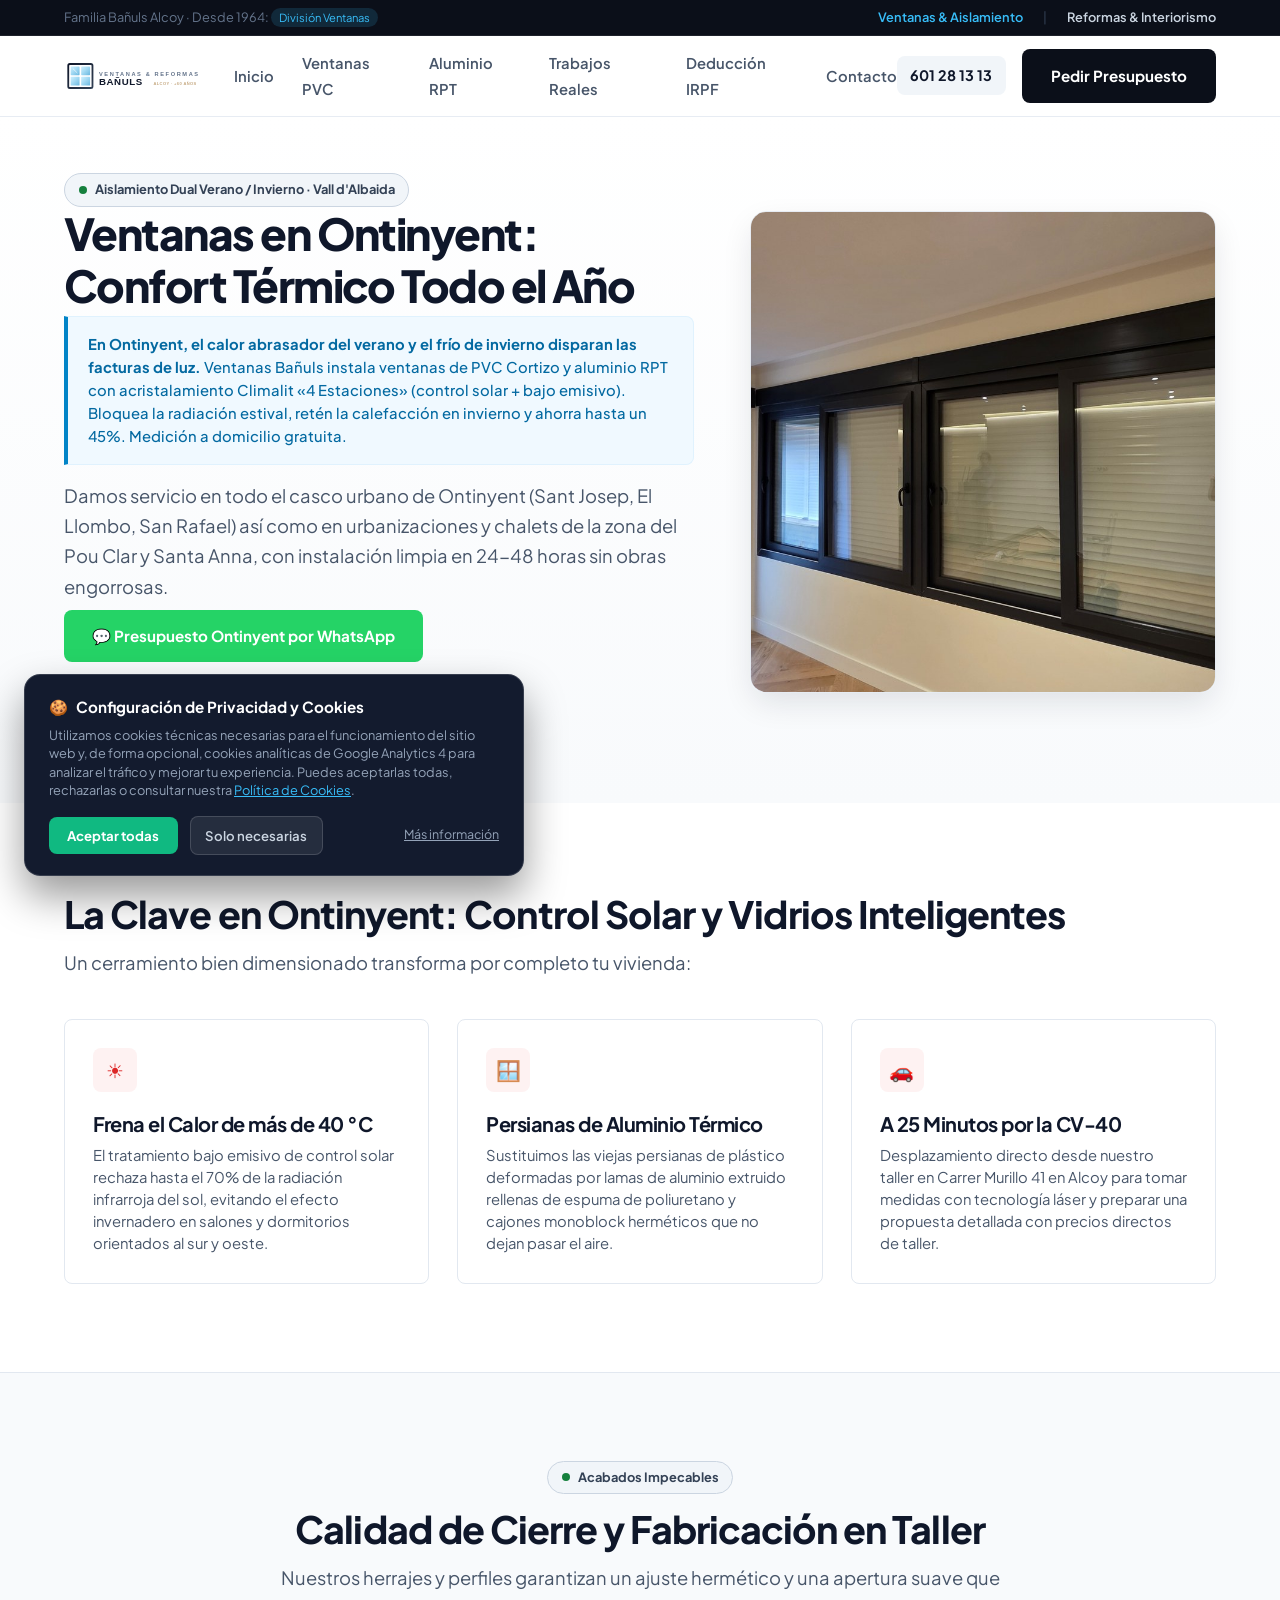
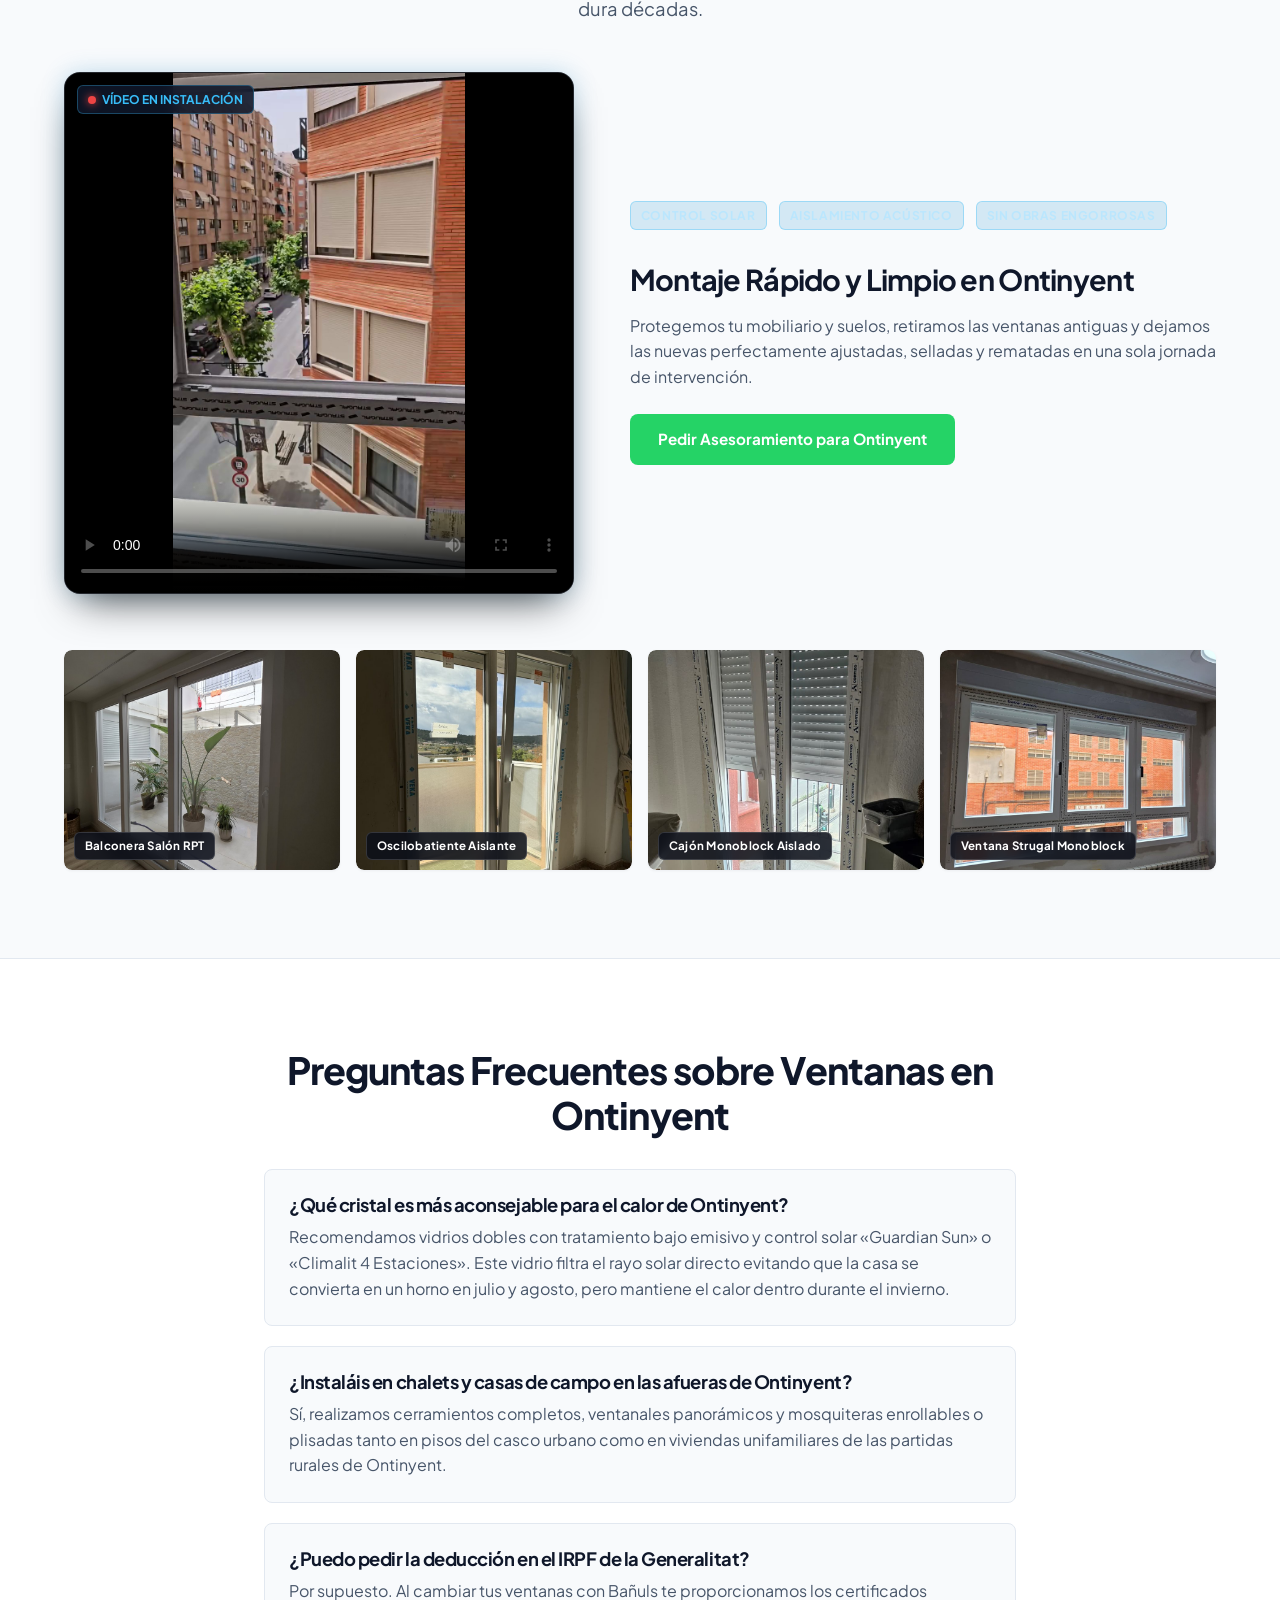
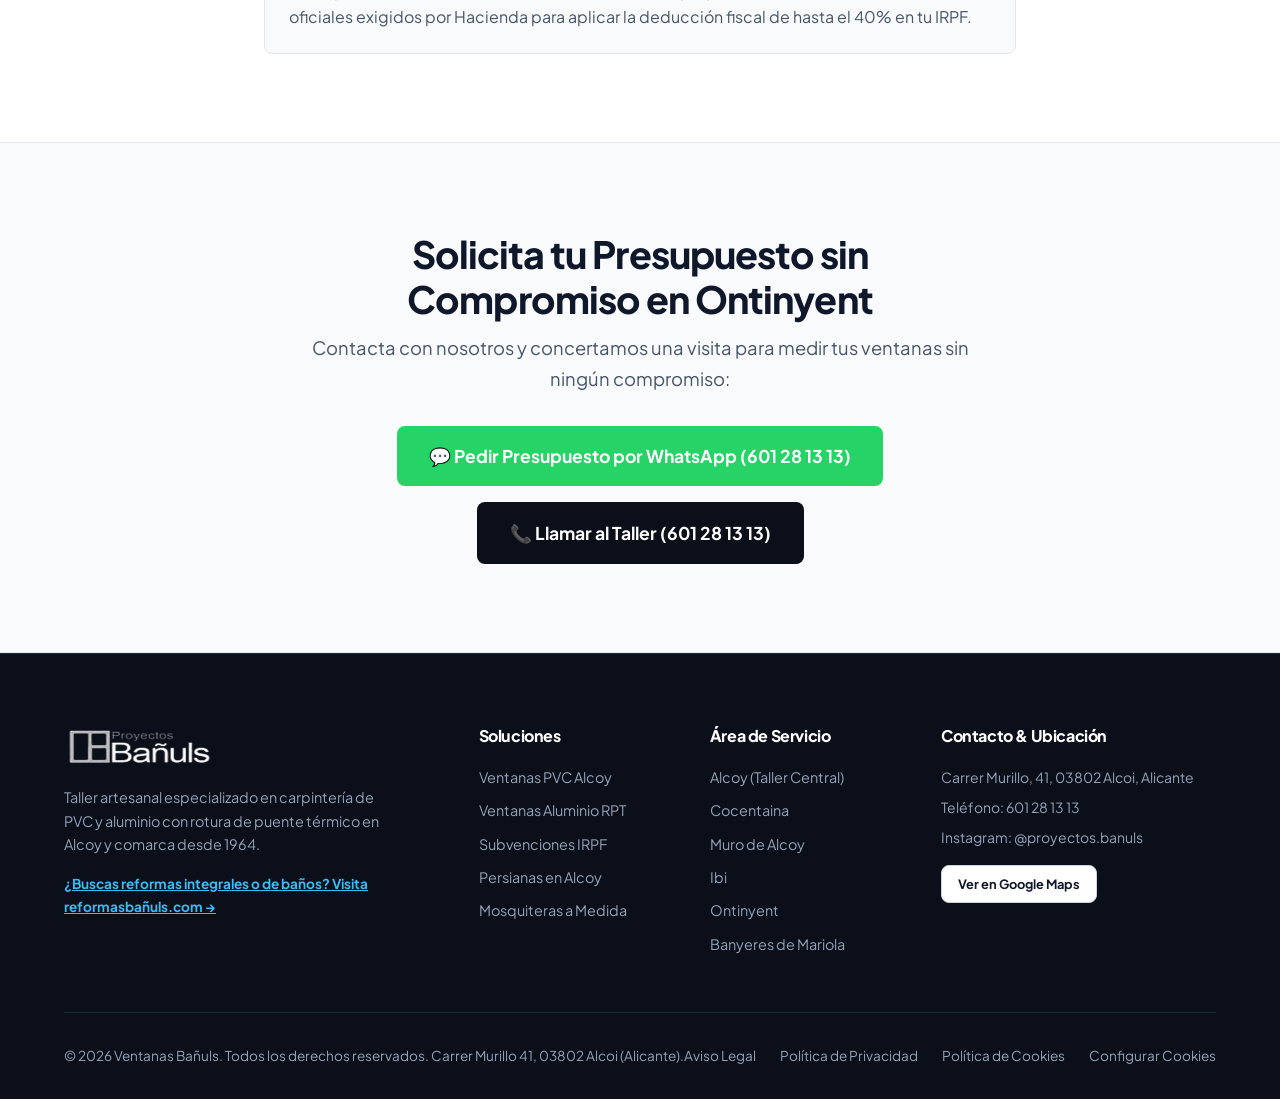
<file: ventanas-ontinyent.html>
﻿<!DOCTYPE html>
<html lang="es">
<head>
  <meta charset="UTF-8">
  <meta name="viewport" content="width=device-width, initial-scale=1.0">
  <!-- Favicon Suite -->
  <link rel="icon" type="image/x-icon" href="/favicon.ico">
  <link rel="icon" type="image/png" sizes="32x32" href="assets/favicon-32x32.png">
  <link rel="icon" type="image/png" sizes="16x16" href="assets/favicon-16x16.png">
  <link rel="apple-touch-icon" sizes="180x180" href="assets/apple-touch-icon.png">

  <title>Ventanas en Ontinyent | PVC y Vidrios con Control Solar | Bañuls</title>
  <meta name="description" content="Instalación de ventanas de PVC y aluminio RPT en Ontinyent. Aislamiento contra calor extremo en verano y frío en invierno. Climalit 4 Estaciones, medición gratuita y montaje limpio.">
  <link rel="canonical" href="https://xn--ventanasbauls-rkb.com/ventanas-ontinyent.html">
  <meta name="robots" content="index, follow">

  <link rel="preconnect" href="https://fonts.googleapis.com">
  <link rel="preconnect" href="https://fonts.gstatic.com" crossorigin>
  <link href="https://fonts.googleapis.com/css2?family=Plus+Jakarta+Sans:wght@400;500;600;700;800&family=JetBrains+Mono:wght@500;700;800&display=swap" rel="stylesheet">
  <link rel="stylesheet" href="css/style.css">
  <script src="js/analytics.js" defer></script>

  <!-- Open Graph / Redes Sociales -->
  <meta property="og:type" content="article">
  <meta property="og:title" content="Ventanas en Ontinyent | PVC y Vidrios con Control Solar | Bañuls">
  <meta property="og:description" content="Instalación de ventanas de PVC y aluminio RPT en Ontinyent y la Vall d'Albaida. Aislamiento térmico dual verano/invierno con perfilería Cortizo.">
  <meta property="og:url" content="https://xn--ventanasbauls-rkb.com/ventanas-ontinyent.html">
  <meta property="og:image" content="https://xn--ventanasbauls-rkb.com/assets/img/ventanas-aluminio-modernas.jpg">
  <meta property="og:locale" content="es_ES">
  <meta property="og:site_name" content="Ventanas Bañuls">

  <!-- Structured Data JSON-LD (Service & BreadcrumbList) -->
  <script type="application/ld+json">
  {
    "@context": "https://schema.org",
    "@graph": [
      {
        "@type": "BreadcrumbList",
        "@id": "https://xn--ventanasbauls-rkb.com/ventanas-ontinyent.html#breadcrumb",
        "itemListElement": [
          {
            "@type": "ListItem",
            "position": 1,
            "name": "Inicio",
            "item": "https://xn--ventanasbauls-rkb.com/"
          },
          {
            "@type": "ListItem",
            "position": 2,
            "name": "Ventanas en Ontinyent",
            "item": "https://xn--ventanasbauls-rkb.com/ventanas-ontinyent.html"
          }
        ]
      },
      {
        "@type": "Service",
        "@id": "https://xn--ventanasbauls-rkb.com/ventanas-ontinyent.html#service",
        "name": "Instalación de Ventanas de PVC y Control Solar en Ontinyent",
        "serviceType": "Instalación de ventanas y cerramientos de alta eficiencia",
        "description": "Fabricación e instalación de ventanas de PVC Cortizo y aluminio RPT con vidrios de control solar en Ontinyent y la Vall d'Albaida. Reducción de gasto en aire acondicionado y calefacción.",
        "provider": {
          "@type": "HomeAndConstructionBusiness",
          "@id": "https://xn--ventanasbauls-rkb.com/#organization",
          "name": "Ventanas Bañuls",
          "telephone": "+34601281313",
          "address": {
            "@type": "PostalAddress",
            "streetAddress": "Carrer Murillo, 41",
            "addressLocality": "Alcoi",
            "addressRegion": "Alicante",
            "postalCode": "03802",
            "addressCountry": "ES"
          }
        },
        "areaServed": {
          "@type": "City",
          "name": "Ontinyent"
        }
      }
    ]
  }
  </script>
</head>
<body>

  <div class="network-bar">
    <div class="container network-bar-inner">
      <div class="network-bar-label">
        <span style="color: #64748B;">Familia Bañuls Alcoy · Desde 1964:</span>
        <span class="network-badge">División Ventanas</span>
      </div>
      <div class="network-links">
        <span class="network-link active">Ventanas &amp; Aislamiento</span>
        <span style="color: #334155;">|</span>
        <a href="https://xn--reformasbauls-rkb.com/" class="network-link">Reformas &amp; Interiorismo</a>
      </div>
    </div>
  </div>

  <header class="site-header">
    <div class="container header-inner">
      <a href="/" class="brand-logo">
        <img src="assets/img/logo-banuls.svg" alt="Ventanas Bañuls Alcoy" width="280" height="52">
      </a>
      <nav>
        <ul class="nav-links">
          <li><a href="/" class="nav-link">Inicio</a></li>
          <li><a href="ventanas-pvc-alcoy.html" class="nav-link">Ventanas PVC</a></li>
          <li><a href="ventanas-aluminio-rpt.html" class="nav-link">Aluminio RPT</a></li>
          <li><a href="/#transformacion" class="nav-link">Trabajos Reales</a></li>
          <li><a href="subvenciones-ventanas.html" class="nav-link">Deducción IRPF</a></li>
          <li><a href="/#contacto" class="nav-link">Contacto</a></li>
        </ul>
      </nav>
      <div class="header-actions">
        <a href="tel:+34601281313" class="phone-badge">601 28 13 13</a>
        <a href="/#contacto" class="btn btn-primary">Pedir Presupuesto</a>
      </div>
    </div>
  </header>

  <main>
    <section class="section hero-section">
      <div class="container hero-grid">
        <div>
          <div class="heritage-pill">
            <span class="heritage-dot"></span>
            Aislamiento Dual Verano / Invierno · Vall d'Albaida
          </div>
          <h1 style="font-size: 2.75rem;">Ventanas en Ontinyent: Confort Térmico Todo el Año</h1>
          
          <div class="aeo-extraction-block">
            <p><strong>En Ontinyent, el calor abrasador del verano y el frío de invierno disparan las facturas de luz.</strong> Ventanas Bañuls instala ventanas de PVC Cortizo y aluminio RPT con acristalamiento Climalit «4 Estaciones» (control solar + bajo emisivo). Bloquea la radiación estival, retén la calefacción en invierno y ahorra hasta un 45%. Medición a domicilio gratuita.</p>
          </div>

          <p class="text-lead" style="margin-top: 1rem;">
            Damos servicio en todo el casco urbano de Ontinyent (Sant Josep, El Llombo, San Rafael) así como en urbanizaciones y chalets de la zona del Pou Clar y Santa Anna, con instalación limpia en 24-48 horas sin obras engorrosas.
          </p>

          <div class="hero-actions">
            <a href="https://wa.me/34601281313?text=Hola%20Bañuls,%20quiero%20pedir%20presupuesto%20para%20ventanas%20en%20Ontinyent" class="btn btn-whatsapp" target="_blank" rel="noopener">
              💬 Presupuesto Ontinyent por WhatsApp
            </a>
            <a href="tel:+34601281313" class="btn btn-secondary">
              📞 Llamar al Taller (601 28 13 13)
            </a>
          </div>
        </div>

        <div class="hero-visual-wrapper">
          <img src="assets/img/ventanas-aluminio-modernas.jpg" alt="Ventanas de aluminio RPT y PVC en Ontinyent" width="800" height="480">
        </div>
      </div>
    </section>

    <!-- EL RETO TÉRMICO DE ONTINYENT -->
    <section class="section" id="clima-ontinyent">
      <div class="container">
        <h2>La Clave en Ontinyent: Control Solar y Vidrios Inteligentes</h2>
        <p class="text-lead">Un cerramiento bien dimensionado transforma por completo tu vivienda:</p>

        <div class="problem-grid" style="margin-top: 2.5rem;">
          <div class="problem-card">
            <div class="problem-icon">☀️</div>
            <h3>Frena el Calor de más de 40 °C</h3>
            <p>El tratamiento bajo emisivo de control solar rechaza hasta el 70% de la radiación infrarroja del sol, evitando el efecto invernadero en salones y dormitorios orientados al sur y oeste.</p>
          </div>

          <div class="problem-card">
            <div class="problem-icon">🪟</div>
            <h3>Persianas de Aluminio Térmico</h3>
            <p>Sustituimos las viejas persianas de plástico deformadas por lamas de aluminio extruido rellenas de espuma de poliuretano y cajones monoblock herméticos que no dejan pasar el aire.</p>
          </div>

          <div class="problem-card">
            <div class="problem-icon">🚗</div>
            <h3>A 25 Minutos por la CV-40</h3>
            <p>Desplazamiento directo desde nuestro taller en Carrer Murillo 41 en Alcoy para tomar medidas con tecnología láser y preparar una propuesta detallada con precios directos de taller.</p>
          </div>
        </div>
      </div>
    </section>

    <!-- VÍDEO Y MONTAJE REAL -->
    <section class="section section-muted" id="proyectos-ontinyent">
      <div class="container">
        <div style="text-align: center; max-width: 760px; margin: 0 auto 3rem auto;">
          <div class="heritage-pill" style="margin-bottom: 0.75rem;">
            <span class="heritage-dot"></span>
            Acabados Impecables
          </div>
          <h2>Calidad de Cierre y Fabricación en Taller</h2>
          <p class="text-lead">
            Nuestros herrajes y perfiles garantizan un ajuste hermético y una apertura suave que dura décadas.
          </p>
        </div>

        <div class="video-showcase-grid" style="margin-bottom: 3.5rem;">
          <div class="video-player-box">
            <span class="video-top-tag"><span class="live-dot"></span> VÍDEO EN INSTALACIÓN</span>
            <video controls preload="metadata" poster="assets/video/poster-instalacion-strugal.jpg" playsinline>
              <source src="assets/video/video-instalacion-ventana-strugal-climalit.mp4" type="video/mp4">
              Tu navegador no soporta vídeo HTML5.
            </video>
          </div>

          <div style="display: flex; flex-direction: column; justify-content: center;">
            <div class="video-badges-row">
              <span class="video-proof-badge">Control Solar</span>
              <span class="video-proof-badge">Aislamiento Acústico</span>
              <span class="video-proof-badge">Sin Obras Engorrosas</span>
            </div>
            <h3 style="font-size: 1.8rem; margin-bottom: 1rem; color: #0F172A;">Montaje Rápido y Limpio en Ontinyent</h3>
            <p style="color: #475569; line-height: 1.6; margin-bottom: 1.5rem;">
              Protegemos tu mobiliario y suelos, retiramos las ventanas antiguas y dejamos las nuevas perfectamente ajustadas, selladas y rematadas en una sola jornada de intervención.
            </p>
            <div>
              <a href="https://wa.me/34601281313?text=Hola%20Bañuls,%20quiero%20pedir%20presupuesto%20para%20ventanas%20en%20Ontinyent" class="btn btn-whatsapp" target="_blank" rel="noopener">
                Pedir Asesoramiento para Ontinyent
              </a>
            </div>
          </div>
        </div>

        <div class="solution-gallery" style="grid-template-columns: repeat(auto-fit, minmax(260px, 1fr));">
          <div class="gallery-item-with-caption">
            <img src="assets/img/proyectos/balconera-aluminio-rpt-salon.jpg" alt="Balconera corredera elevable de aluminio RPT en Ontinyent" width="1080" height="1350" loading="lazy">
            <div class="item-overlay-badge">Balconera Salón RPT</div>
          </div>
          <div class="gallery-item-with-caption">
            <img src="assets/img/proyectos/ventana-pvc-oscilobatiente-alcoy.jpg" alt="Ventana de PVC oscilobatiente blanco en Ontinyent" width="1440" height="1800" loading="lazy">
            <div class="item-overlay-badge">Oscilobatiente Aislante</div>
          </div>
          <div class="gallery-item-with-caption">
            <img src="assets/img/proyectos/ventana-pvc-persiana-monoblock.jpg" alt="Persiana monoblock de aluminio térmico" width="1440" height="1800" loading="lazy">
            <div class="item-overlay-badge">Cajón Monoblock Aislado</div>
          </div>
          <div class="gallery-item-with-caption">
            <img src="assets/img/proyectos/demostracion-herraje-strugal.jpg" alt="Ventana Strugal a medida instalada en Ontinyent" width="720" height="1280" loading="lazy">
            <div class="item-overlay-badge">Ventana Strugal Monoblock</div>
          </div>
        </div>
      </div>
    </section>

    <!-- FAQ ONTINYENT -->
    <section class="section" id="faq-ontinyent">
      <div class="container" style="max-width: 800px; margin: 0 auto;">
        <h2 style="text-align: center; margin-bottom: 2rem;">Preguntas Frecuentes sobre Ventanas en Ontinyent</h2>
        
        <div style="display: flex; flex-direction: column; gap: 1.25rem;">
          <div style="background: #F8FAFC; padding: 1.5rem; border-radius: 8px; border: 1px solid #E2E8F0;">
            <h3 style="font-size: 1.15rem; color: #0F172A; margin-bottom: 0.5rem;">¿Qué cristal es más aconsejable para el calor de Ontinyent?</h3>
            <p style="color: #475569; margin: 0;">Recomendamos vidrios dobles con tratamiento bajo emisivo y control solar «Guardian Sun» o «Climalit 4 Estaciones». Este vidrio filtra el rayo solar directo evitando que la casa se convierta en un horno en julio y agosto, pero mantiene el calor dentro durante el invierno.</p>
          </div>

          <div style="background: #F8FAFC; padding: 1.5rem; border-radius: 8px; border: 1px solid #E2E8F0;">
            <h3 style="font-size: 1.15rem; color: #0F172A; margin-bottom: 0.5rem;">¿Instaláis en chalets y casas de campo en las afueras de Ontinyent?</h3>
            <p style="color: #475569; margin: 0;">Sí, realizamos cerramientos completos, ventanales panorámicos y mosquiteras enrollables o plisadas tanto en pisos del casco urbano como en viviendas unifamiliares de las partidas rurales de Ontinyent.</p>
          </div>

          <div style="background: #F8FAFC; padding: 1.5rem; border-radius: 8px; border: 1px solid #E2E8F0;">
            <h3 style="font-size: 1.15rem; color: #0F172A; margin-bottom: 0.5rem;">¿Puedo pedir la deducción en el IRPF de la Generalitat?</h3>
            <p style="color: #475569; margin: 0;">Por supuesto. Al cambiar tus ventanas con Bañuls te proporcionamos los certificados oficiales exigidos por Hacienda para aplicar la deducción fiscal de hasta el 40% en tu IRPF.</p>
          </div>
        </div>
      </div>
    </section>

    <!-- CONTACTO RÁPIDO -->
    <section class="section section-muted" id="contacto">
      <div class="container" style="max-width: 720px; margin: 0 auto; text-align: center;">
        <h2>Solicita tu Presupuesto sin Compromiso en Ontinyent</h2>
        <p class="text-lead" style="margin-bottom: 2rem;">
          Contacta con nosotros y concertamos una visita para medir tus ventanas sin ningún compromiso:
        </p>
        <div style="display: flex; justify-content: center; gap: 1rem; flex-wrap: wrap;">
          <a href="https://wa.me/34601281313?text=Hola%20Bañuls,%20quiero%20pedir%20presupuesto%20para%20ventanas%20en%20Ontinyent" class="btn btn-whatsapp" style="font-size: 1.1rem; padding: 1rem 2rem;">
            💬 Pedir Presupuesto por WhatsApp (601 28 13 13)
          </a>
          <a href="tel:+34601281313" class="btn btn-primary" style="font-size: 1.1rem; padding: 1rem 2rem;">
            📞 Llamar al Taller (601 28 13 13)
          </a>
        </div>
      </div>
    </section>
  </main>

  <!-- SITE FOOTER -->
  <footer class="site-footer">
    <div class="container">
      <div class="footer-grid">
        <div class="footer-col">
          <img src="assets/img/logo-oficial-banuls-white.png" alt="Bañuls Alcoy" width="150" height="40" style="margin-bottom: 1.25rem;">
          <p style="color: #94A3B8; font-size: 0.9rem; max-width: 320px;">
            Taller artesanal especializado en carpintería de PVC y aluminio con rotura de puente térmico en Alcoy y comarca desde 1964.
          </p>
          <div style="margin-top: 1rem;">
            <a href="https://xn--reformasbauls-rkb.com/" style="color: #38BDF8; font-size: 0.85rem; font-weight: 700; text-decoration: underline;">
              ¿Buscas reformas integrales o de baños? Visita reformasbañuls.com →
            </a>
          </div>
        </div>

        <div class="footer-col">
          <h4>Soluciones</h4>
          <ul class="footer-links">
            <li><a href="ventanas-pvc-alcoy.html">Ventanas PVC Alcoy</a></li>
            <li><a href="ventanas-aluminio-rpt.html">Ventanas Aluminio RPT</a></li>
            <li><a href="subvenciones-ventanas.html">Subvenciones IRPF</a></li>
            <li><a href="persianas-alcoy.html">Persianas en Alcoy</a></li>
            <li><a href="/#soluciones">Mosquiteras a Medida</a></li>
          </ul>
        </div>

        <div class="footer-col">
          <h4>Área de Servicio</h4>
          <ul class="footer-links">
            <li><a href="/">Alcoy (Taller Central)</a></li>
            <li><a href="ventanas-cocentaina.html">Cocentaina</a></li>
            <li><a href="ventanas-muro-alcoy.html">Muro de Alcoy</a></li>
            <li><a href="ventanas-ibi.html">Ibi</a></li>
            <li><a href="ventanas-ontinyent.html">Ontinyent</a></li>
            <li><a href="ventanas-banyeres-mariola.html">Banyeres de Mariola</a></li>
          </ul>
        </div>

        <div class="footer-col">
          <h4>Contacto &amp; Ubicación</h4>
          <p style="color: #94A3B8; font-size: 0.875rem; margin-bottom: 0.5rem;">Carrer Murillo, 41, 03802 Alcoi, Alicante</p>
          <p style="color: #94A3B8; font-size: 0.875rem; margin-bottom: 0.5rem;">Teléfono: 601 28 13 13</p>
          <p style="color: #94A3B8; font-size: 0.875rem; margin-bottom: 1rem;">Instagram: @proyectos.banuls</p>
          <a href="https://maps.google.com/?cid=16312868201641150123" target="_blank" rel="noopener" class="btn btn-secondary" style="font-size: 0.8rem; padding: 0.5rem 1rem;">
            Ver en Google Maps
          </a>
        </div>
      </div>

      <div class="footer-bottom">
        <div>
          © 2026 Ventanas Bañuls. Todos los derechos reservados. Carrer Murillo 41, 03802 Alcoi (Alicante).
        </div>
        <div style="display: flex; gap: 1.5rem; flex-wrap: wrap;">
          <a href="aviso-legal.html">Aviso Legal</a>
          <a href="politica-privacidad.html">Política de Privacidad</a>
          <a href="politica-cookies.html">Política de Cookies</a>
          <a href="#cookies-config" class="open-cookie-settings">Configurar Cookies</a>
        </div>
      </div>
    </div>
  </footer>

  <script src="js/main.js" defer></script>
</body>
</html>
</file>
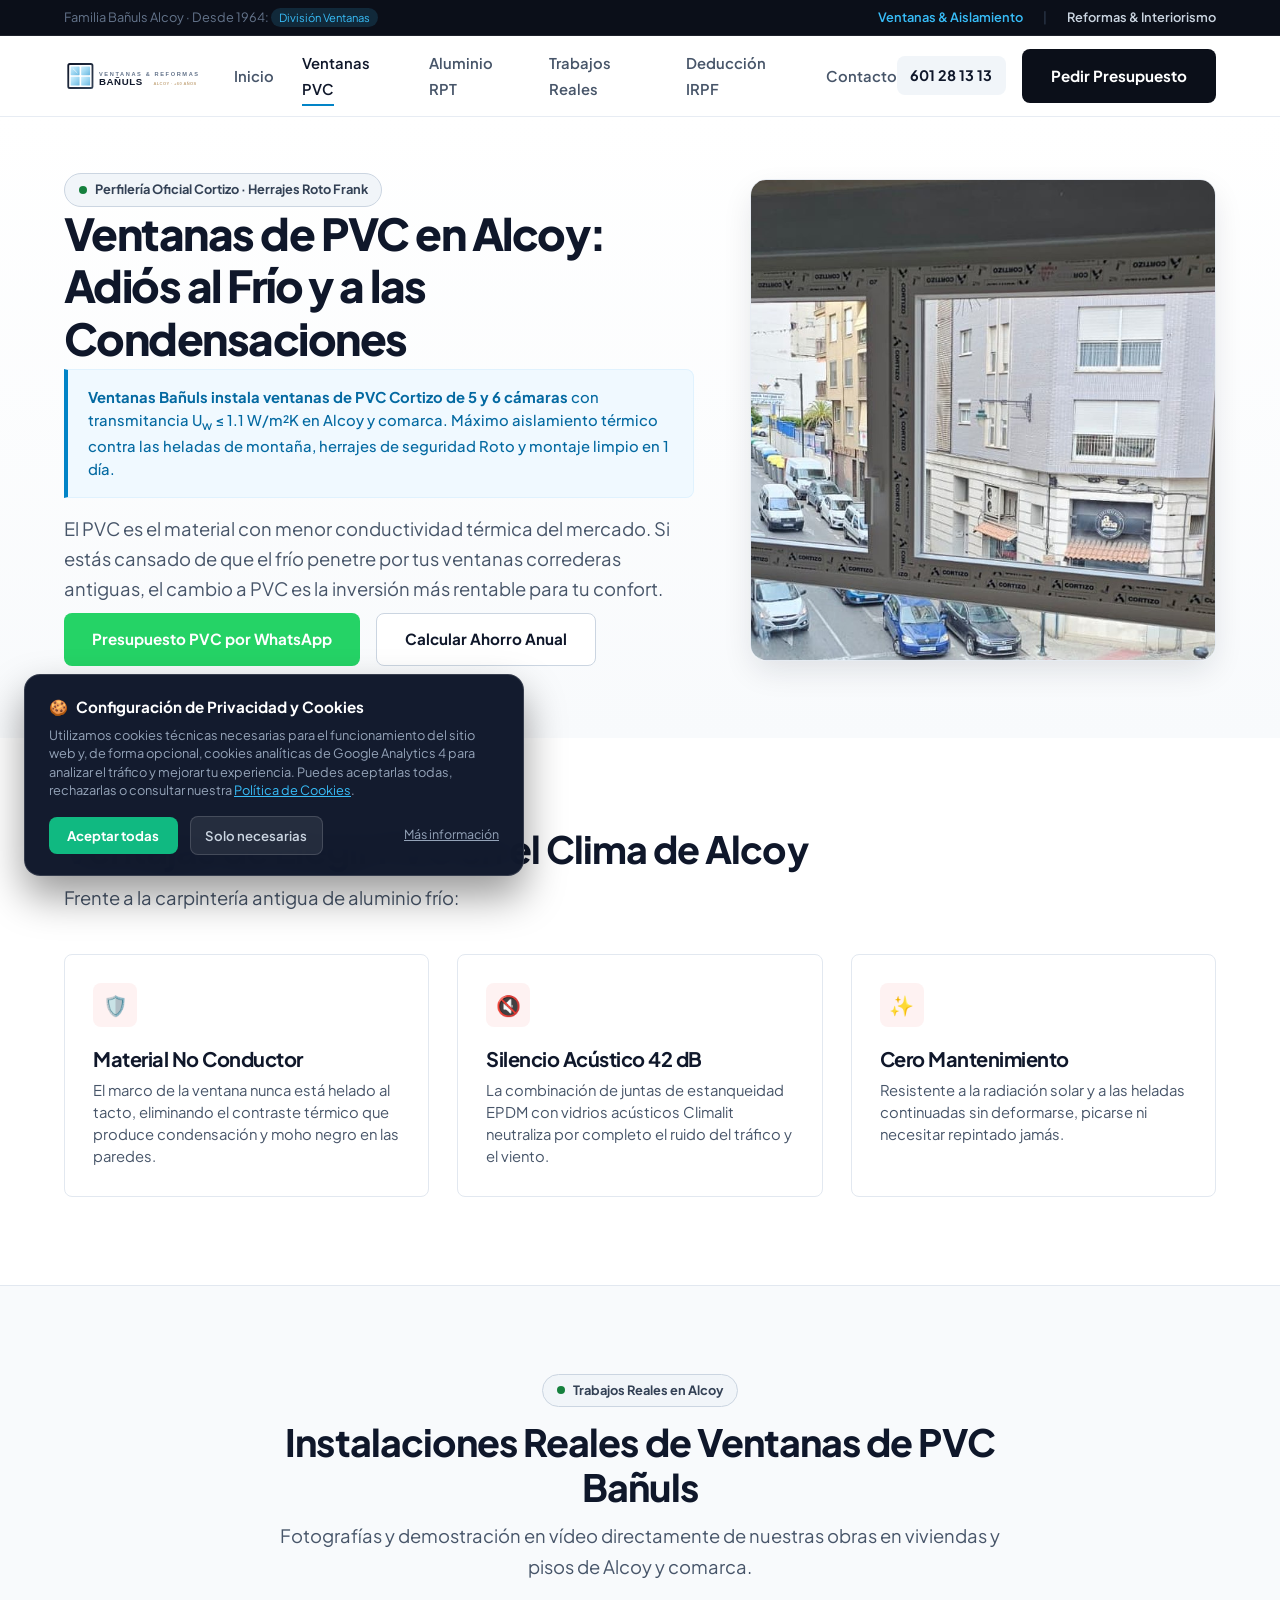
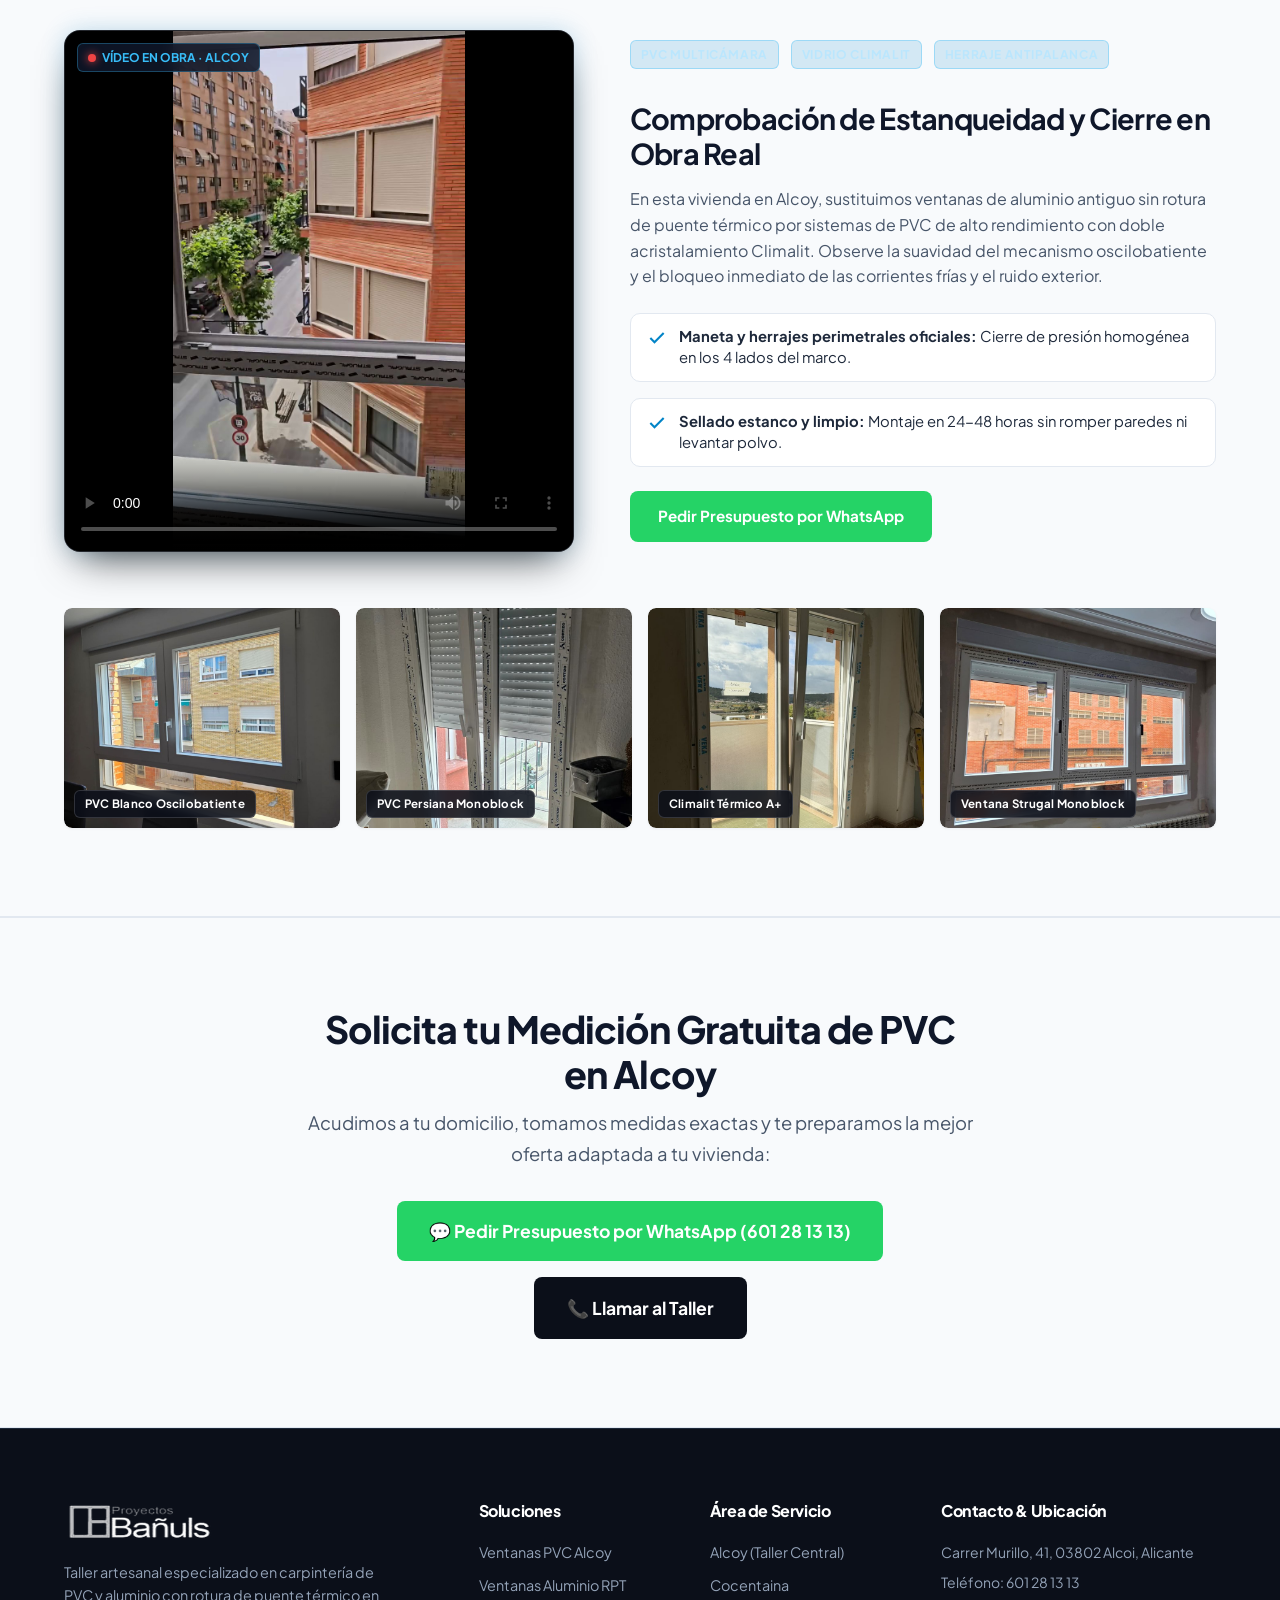
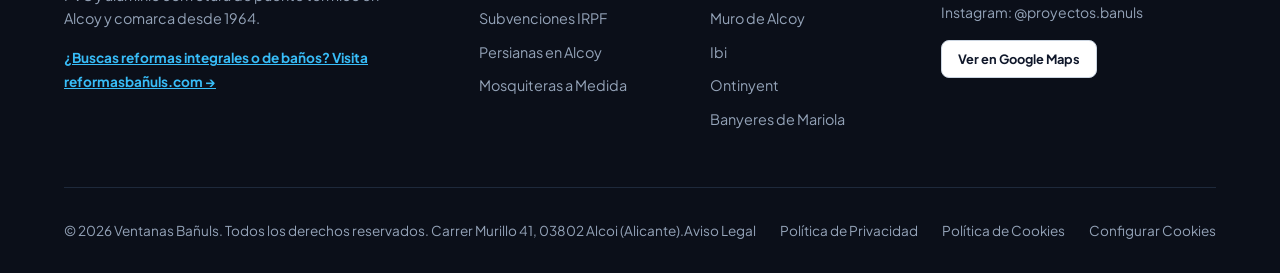
<file: ventanas-pvc-alcoy.html>
﻿<!DOCTYPE html>
<html lang="es">
<head>
  <meta charset="UTF-8">
  <meta name="viewport" content="width=device-width, initial-scale=1.0">
  <!-- Favicon Suite -->
  <link rel="icon" type="image/x-icon" href="/favicon.ico">
  <link rel="icon" type="image/png" sizes="32x32" href="assets/favicon-32x32.png">
  <link rel="icon" type="image/png" sizes="16x16" href="assets/favicon-16x16.png">
  <link rel="apple-touch-icon" sizes="180x180" href="assets/apple-touch-icon.png">

  
  <title>Ventanas de PVC en Alcoy | Aislamiento Térmico Cortizo | Bañuls</title>
  <meta name="description" content="Instalación de ventanas de PVC en Alcoy con perfiles Cortizo y herrajes Roto Frank. Aislamiento térmico extremo contra heladas y condensación. Presupuesto sin compromiso.">
  <link rel="canonical" href="https://xn--ventanasbauls-rkb.com/ventanas-pvc-alcoy.html">
  <meta name="robots" content="index, follow">

  <link rel="preconnect" href="https://fonts.googleapis.com">
  <link rel="preconnect" href="https://fonts.gstatic.com" crossorigin>
  <link href="https://fonts.googleapis.com/css2?family=Plus+Jakarta+Sans:wght@400;500;600;700;800&family=JetBrains+Mono:wght@500;700;800&display=swap" rel="stylesheet">
  <link rel="stylesheet" href="css/style.css">
  <script src="js/analytics.js" defer></script>
  <!-- Open Graph / Redes Sociales -->
  <meta property="og:type" content="article">
  <meta property="og:title" content="Ventanas de PVC en Alcoy | Aislamiento Térmico Cortizo | Bañuls">
  <meta property="og:description" content="Instalación de ventanas de PVC en Alcoy con perfiles Cortizo y herrajes Roto Frank. Aislamiento térmico extremo contra heladas y condensación. Presupuesto sin compromiso.">
  <meta property="og:url" content="https://xn--ventanasbauls-rkb.com/ventanas-pvc-alcoy.html">
  <meta property="og:image" content="https://xn--ventanasbauls-rkb.com/assets/img/ventanas-pvc-aislamiento.jpg">
  <meta property="og:locale" content="es_ES">
  <meta property="og:site_name" content="Ventanas Bañuls Alcoy">

  <!-- Structured Data JSON-LD (Service & BreadcrumbList) -->
  <script type="application/ld+json">
  {
    "@context": "https://schema.org",
    "@graph": [
      {
        "@type": "BreadcrumbList",
        "@id": "https://xn--ventanasbauls-rkb.com/ventanas-pvc-alcoy.html#breadcrumb",
        "itemListElement": [
          {
            "@type": "ListItem",
            "position": 1,
            "name": "Inicio",
            "item": "https://xn--ventanasbauls-rkb.com/"
          },
          {
            "@type": "ListItem",
            "position": 2,
            "name": "Ventanas de PVC en Alcoy",
            "item": "https://xn--ventanasbauls-rkb.com/ventanas-pvc-alcoy.html"
          }
        ]
      },
      {
        "@type": "Service",
        "@id": "https://xn--ventanasbauls-rkb.com/ventanas-pvc-alcoy.html#service",
        "name": "Instalación de Ventanas de PVC en Alcoy",
        "serviceType": "Instalación y sustitución de ventanas de PVC multicámara",
        "description": "Fabricación a medida e instalación limpia en 24-48 horas de ventanas de PVC Cortizo con herrajes Roto Frank y vidrios Climalit en Alcoy y comarca. Aislamiento térmico y acústico de alta eficiencia.",
        "provider": {
          "@type": "HomeAndConstructionBusiness",
          "@id": "https://xn--ventanasbauls-rkb.com/#organization",
          "name": "Ventanas Bañuls",
          "telephone": "+34601281313",
          "address": {
            "@type": "PostalAddress",
            "streetAddress": "Carrer Murillo, 41",
            "addressLocality": "Alcoi",
            "addressRegion": "Alicante",
            "postalCode": "03802",
            "addressCountry": "ES"
          }
        },
        "areaServed": [
          {"@type": "City", "name": "Alcoi"},
          {"@type": "City", "name": "Cocentaina"},
          {"@type": "City", "name": "Muro de Alcoy"},
          {"@type": "City", "name": "Ibi"},
          {"@type": "City", "name": "Ontinyent"},
          {"@type": "City", "name": "Banyeres de Mariola"}
        ],
        "hasOfferCatalog": {
          "@type": "OfferCatalog",
          "name": "Sistemas de PVC Cortizo",
          "itemListElement": [
            {
              "@type": "Offer",
              "itemOffered": {
                "@type": "Service",
                "name": "Ventanas de PVC Oscilobatientes Cortizo"
              }
            },
            {
              "@type": "Offer",
              "itemOffered": {
                "@type": "Service",
                "name": "Ventanas de PVC con Cajón de Persiana Monoblock Aislado"
              }
            }
          ]
        }
      }
    ]
  }
  </script>
</head>
<body>

  <div class="network-bar">
    <div class="container network-bar-inner">
      <div class="network-bar-label">
        <span style="color: #64748B;">Familia Bañuls Alcoy · Desde 1964:</span>
        <span class="network-badge">División Ventanas</span>
      </div>
      <div class="network-links">
        <span class="network-link active">Ventanas &amp; Aislamiento</span>
        <span style="color: #334155;">|</span>
        <a href="https://xn--reformasbauls-rkb.com/" class="network-link">Reformas &amp; Interiorismo</a>
      </div>
    </div>
  </div>

  <header class="site-header">
    <div class="container header-inner">
      <a href="/" class="brand-logo">
        <img src="assets/img/logo-banuls.svg" alt="Ventanas Bañuls Alcoy" width="280" height="52">
      </a>
      <nav>
        <ul class="nav-links">
          <li><a href="/" class="nav-link">Inicio</a></li>
          <li><a href="ventanas-pvc-alcoy.html" class="nav-link active">Ventanas PVC</a></li>
          <li><a href="ventanas-aluminio-rpt.html" class="nav-link">Aluminio RPT</a></li>
          <li><a href="/#transformacion" class="nav-link">Trabajos Reales</a></li>
          <li><a href="subvenciones-ventanas.html" class="nav-link">Deducción IRPF</a></li>
          <li><a href="/#contacto" class="nav-link">Contacto</a></li>
        </ul>
      </nav>
      <div class="header-actions">
        <a href="tel:+34601281313" class="phone-badge">601 28 13 13</a>
        <a href="/#contacto" class="btn btn-primary">Pedir Presupuesto</a>
      </div>
    </div>
  </header>

  <main>
    <section class="section hero-section">
      <div class="container hero-grid">
        <div>
          <div class="heritage-pill">
            <span class="heritage-dot"></span>
            Perfilería Oficial Cortizo · Herrajes Roto Frank
          </div>
          <h1 style="font-size: 2.75rem;">Ventanas de PVC en Alcoy: Adiós al Frío y a las Condensaciones</h1>
          
          <div class="aeo-extraction-block">
            <p><strong>Ventanas Bañuls instala ventanas de PVC Cortizo de 5 y 6 cámaras</strong> con transmitancia U<sub>w</sub> ≤ 1.1 W/m²K en Alcoy y comarca. Máximo aislamiento térmico contra las heladas de montaña, herrajes de seguridad Roto y montaje limpio en 1 día.</p>
          </div>

          <p class="text-lead" style="margin-top: 1rem;">
            El PVC es el material con menor conductividad térmica del mercado. Si estás cansado de que el frío penetre por tus ventanas correderas antiguas, el cambio a PVC es la inversión más rentable para tu confort.
          </p>

          <div class="hero-actions">
            <a href="https://wa.me/34601281313?text=Hola%20Bañuls,%20quiero%20presupuesto%20para%20ventanas%20de%20PVC%20en%20Alcoy" class="btn btn-whatsapp" target="_blank" rel="noopener">
              Presupuesto PVC por WhatsApp
            </a>
            <a href="/#simulador" class="btn btn-secondary">Calcular Ahorro Anual</a>
          </div>
        </div>

        <div class="hero-visual-wrapper">
          <img src="assets/img/ventanas-pvc-aislamiento.jpg" alt="Ventana de PVC Cortizo instalada en Alcoy" width="800" height="480">
        </div>
      </div>
    </section>

    <!-- VENTAJAS PVC -->
    <section class="section" id="ventajas">
      <div class="container">
        <h2>Ventajas de Elegir PVC en el Clima de Alcoy</h2>
        <p class="text-lead">Frente a la carpintería antigua de aluminio frío:</p>

        <div class="problem-grid" style="margin-top: 2.5rem;">
          <div class="problem-card">
            <div class="problem-icon">🛡️</div>
            <h3>Material No Conductor</h3>
            <p>El marco de la ventana nunca está helado al tacto, eliminando el contraste térmico que produce condensación y moho negro en las paredes.</p>
          </div>

          <div class="problem-card">
            <div class="problem-icon">🔇</div>
            <h3>Silencio Acústico 42 dB</h3>
            <p>La combinación de juntas de estanqueidad EPDM con vidrios acústicos Climalit neutraliza por completo el ruido del tráfico y el viento.</p>
          </div>

          <div class="problem-card">
            <div class="problem-icon">✨</div>
            <h3>Cero Mantenimiento</h3>
            <p>Resistente a la radiación solar y a las heladas continuadas sin deformarse, picarse ni necesitar repintado jamás.</p>
          </div>
        </div>
      </div>
    </section>

    
    <!-- GALERÍA DE PROYECTOS REALES PVC Y VÍDEO -->
    <section class="section section-muted" id="proyectos-reales-pvc">
      <div class="container">
        <div style="text-align: center; max-width: 760px; margin: 0 auto 3rem auto;">
          <div class="heritage-pill" style="margin-bottom: 0.75rem;">
            <span class="heritage-dot"></span>
            Trabajos Reales en Alcoy
          </div>
          <h2>Instalaciones Reales de Ventanas de PVC Bañuls</h2>
          <p class="text-lead">
            Fotografías y demostración en vídeo directamente de nuestras obras en viviendas y pisos de Alcoy y comarca.
          </p>
        </div>

        <!-- Vídeo demostración y foto destacada -->
        <div class="video-showcase-grid" style="margin-bottom: 3.5rem;">
          <div class="video-player-box">
            <span class="video-top-tag"><span class="live-dot"></span> VÍDEO EN OBRA · ALCOY</span>
            <video controls preload="metadata" poster="assets/video/poster-instalacion-strugal.jpg" playsinline>
              <source src="assets/video/video-instalacion-ventana-strugal-climalit.mp4" type="video/mp4">
              Tu navegador no soporta vídeo HTML5.
            </video>
          </div>

          <div style="display: flex; flex-direction: column; justify-content: center;">
            <div class="video-badges-row">
              <span class="video-proof-badge">PVC Multicámara</span>
              <span class="video-proof-badge">Vidrio Climalit</span>
              <span class="video-proof-badge">Herraje Antipalanca</span>
            </div>
            <h3 style="font-size: 1.8rem; margin-bottom: 1rem; color: #0F172A;">Comprobación de Estanqueidad y Cierre en Obra Real</h3>
            <p style="color: #475569; line-height: 1.6; margin-bottom: 1.5rem;">
              En esta vivienda en Alcoy, sustituimos ventanas de aluminio antiguo sin rotura de puente térmico por sistemas de PVC de alto rendimiento con doble acristalamiento Climalit. Observe la suavidad del mecanismo oscilobatiente y el bloqueo inmediato de las corrientes frías y el ruido exterior.
            </p>
            <ul class="video-proof-list" style="margin-bottom: 1.5rem;">
              <li style="background: #FFFFFF; border-color: #E2E8F0; color: #1E293B;">
                <svg width="20" height="20" viewBox="0 0 24 24" fill="none" stroke="#0284C7" stroke-width="2.5"><polyline points="20 6 9 17 4 12"/></svg>
                <span><strong>Maneta y herrajes perimetrales oficiales:</strong> Cierre de presión homogénea en los 4 lados del marco.</span>
              </li>
              <li style="background: #FFFFFF; border-color: #E2E8F0; color: #1E293B;">
                <svg width="20" height="20" viewBox="0 0 24 24" fill="none" stroke="#0284C7" stroke-width="2.5"><polyline points="20 6 9 17 4 12"/></svg>
                <span><strong>Sellado estanco y limpio:</strong> Montaje en 24-48 horas sin romper paredes ni levantar polvo.</span>
              </li>
            </ul>
            <div>
              <a href="https://wa.me/34601281313?text=Hola%20Bañuls,%20quiero%20presupuesto%20para%20ventanas%20de%20PVC" class="btn btn-whatsapp" target="_blank" rel="noopener">
                Pedir Presupuesto por WhatsApp
              </a>
            </div>
          </div>
        </div>

        <!-- Grid de fotos reales de PVC -->
        <div class="solution-gallery" style="grid-template-columns: repeat(auto-fit, minmax(260px, 1fr));">
          <div class="gallery-item-with-caption">
            <img src="assets/img/proyectos/ventana-oscilobatiente-pvc-banuls.jpg" alt="Ventana de PVC oscilobatiente blanca con fijo inferior y persiana" width="1440" height="1919" loading="lazy">
            <div class="item-overlay-badge">PVC Blanco Oscilobatiente</div>
          </div>
          <div class="gallery-item-with-caption">
            <img src="assets/img/proyectos/ventana-pvc-persiana-monoblock.jpg" alt="Ventana de PVC con persiana monoblock aislada y doble acristalamiento" width="1440" height="1800" loading="lazy">
            <div class="item-overlay-badge">PVC Persiana Monoblock</div>
          </div>
          <div class="gallery-item-with-caption">
            <img src="assets/img/proyectos/ventana-pvc-oscilobatiente-alcoy.jpg" alt="Ventana de PVC blanco con cristal Climalit y vista al exterior" width="1440" height="1800" loading="lazy">
            <div class="item-overlay-badge">Climalit Térmico A+</div>
          </div>
          <div class="gallery-item-with-caption">
            <img src="assets/img/proyectos/demostracion-herraje-strugal.jpg" alt="Ventana Strugal con cajón monoblock instalada en Alcoy" width="720" height="1280" loading="lazy">
            <div class="item-overlay-badge">Ventana Strugal Monoblock</div>
          </div>
        </div>
      </div>
    </section>
    
    <!-- CONTACTO RÁPIDO -->
    <section class="section section-muted" id="contacto">
      <div class="container" style="max-width: 720px; margin: 0 auto; text-align: center;">
        <h2>Solicita tu Medición Gratuita de PVC en Alcoy</h2>
        <p class="text-lead" style="margin-bottom: 2rem;">
          Acudimos a tu domicilio, tomamos medidas exactas y te preparamos la mejor oferta adaptada a tu vivienda:
        </p>
        <div style="display: flex; justify-content: center; gap: 1rem; flex-wrap: wrap;">
          <a href="https://wa.me/34601281313?text=Hola%20Bañuls,%20quiero%20pedir%20presupuesto%20para%20ventanas%20de%20PVC" class="btn btn-whatsapp" style="font-size: 1.1rem; padding: 1rem 2rem;">
            💬 Pedir Presupuesto por WhatsApp (601 28 13 13)
          </a>
          <a href="tel:+34601281313" class="btn btn-primary" style="font-size: 1.1rem; padding: 1rem 2rem;">
            📞 Llamar al Taller
          </a>
        </div>
      </div>
    </section>
  </main>

  <footer class="site-footer">
    <div class="container">
      <div class="footer-grid">
        <div class="footer-col">
          <img src="assets/img/logo-oficial-banuls-white.png" alt="Bañuls Alcoy" width="150" height="40" style="margin-bottom: 1.25rem;">
          <p style="color: #94A3B8; font-size: 0.9rem; max-width: 320px;">
            Taller artesanal especializado en carpintería de PVC y aluminio con rotura de puente térmico en Alcoy y comarca desde 1964.
          </p>
          <div style="margin-top: 1rem;">
            <a href="https://xn--reformasbauls-rkb.com/" style="color: #38BDF8; font-size: 0.85rem; font-weight: 700; text-decoration: underline;">
              ¿Buscas reformas integrales o de baños? Visita reformasbañuls.com →
            </a>
          </div>
        </div>

        <div class="footer-col">
          <h4>Soluciones</h4>
          <ul class="footer-links">
            <li><a href="ventanas-pvc-alcoy.html">Ventanas PVC Alcoy</a></li>
            <li><a href="ventanas-aluminio-rpt.html">Ventanas Aluminio RPT</a></li>
            <li><a href="subvenciones-ventanas.html">Subvenciones IRPF</a></li>
            <li><a href="persianas-alcoy.html">Persianas en Alcoy</a></li>
            <li><a href="/#soluciones">Mosquiteras a Medida</a></li>
          </ul>
        </div>

        <div class="footer-col">
          <h4>Área de Servicio</h4>
          <ul class="footer-links">
            <li><a href="/">Alcoy (Taller Central)</a></li>
            <li><a href="ventanas-cocentaina.html">Cocentaina</a></li>
            <li><a href="ventanas-muro-alcoy.html">Muro de Alcoy</a></li>
            <li><a href="ventanas-ibi.html">Ibi</a></li>
            <li><a href="ventanas-ontinyent.html">Ontinyent</a></li>
            <li><a href="ventanas-banyeres-mariola.html">Banyeres de Mariola</a></li>
          </ul>
        </div>

        <div class="footer-col">
          <h4>Contacto &amp; Ubicación</h4>
          <p style="color: #94A3B8; font-size: 0.875rem; margin-bottom: 0.5rem;">Carrer Murillo, 41, 03802 Alcoi, Alicante</p>
          <p style="color: #94A3B8; font-size: 0.875rem; margin-bottom: 0.5rem;">Teléfono: 601 28 13 13</p>
          <p style="color: #94A3B8; font-size: 0.875rem; margin-bottom: 1rem;">Instagram: @proyectos.banuls</p>
          <a href="https://maps.google.com/?cid=16312868201641150123" target="_blank" rel="noopener" class="btn btn-secondary" style="font-size: 0.8rem; padding: 0.5rem 1rem;">
            Ver en Google Maps
          </a>
        </div>
      </div>

      <div class="footer-bottom">
        <div>
          © 2026 Ventanas Bañuls. Todos los derechos reservados. Carrer Murillo 41, 03802 Alcoi (Alicante).
        </div>
        <div style="display: flex; gap: 1.5rem; flex-wrap: wrap;">
          <a href="aviso-legal.html">Aviso Legal</a>
          <a href="politica-privacidad.html">Política de Privacidad</a>
          <a href="politica-cookies.html">Política de Cookies</a>
          <a href="#cookies-config" class="open-cookie-settings">Configurar Cookies</a>
        </div>
      </div>
    </div>
  </footer>

  <script src="js/main.js" defer></script>
</body>
</html>
</file>
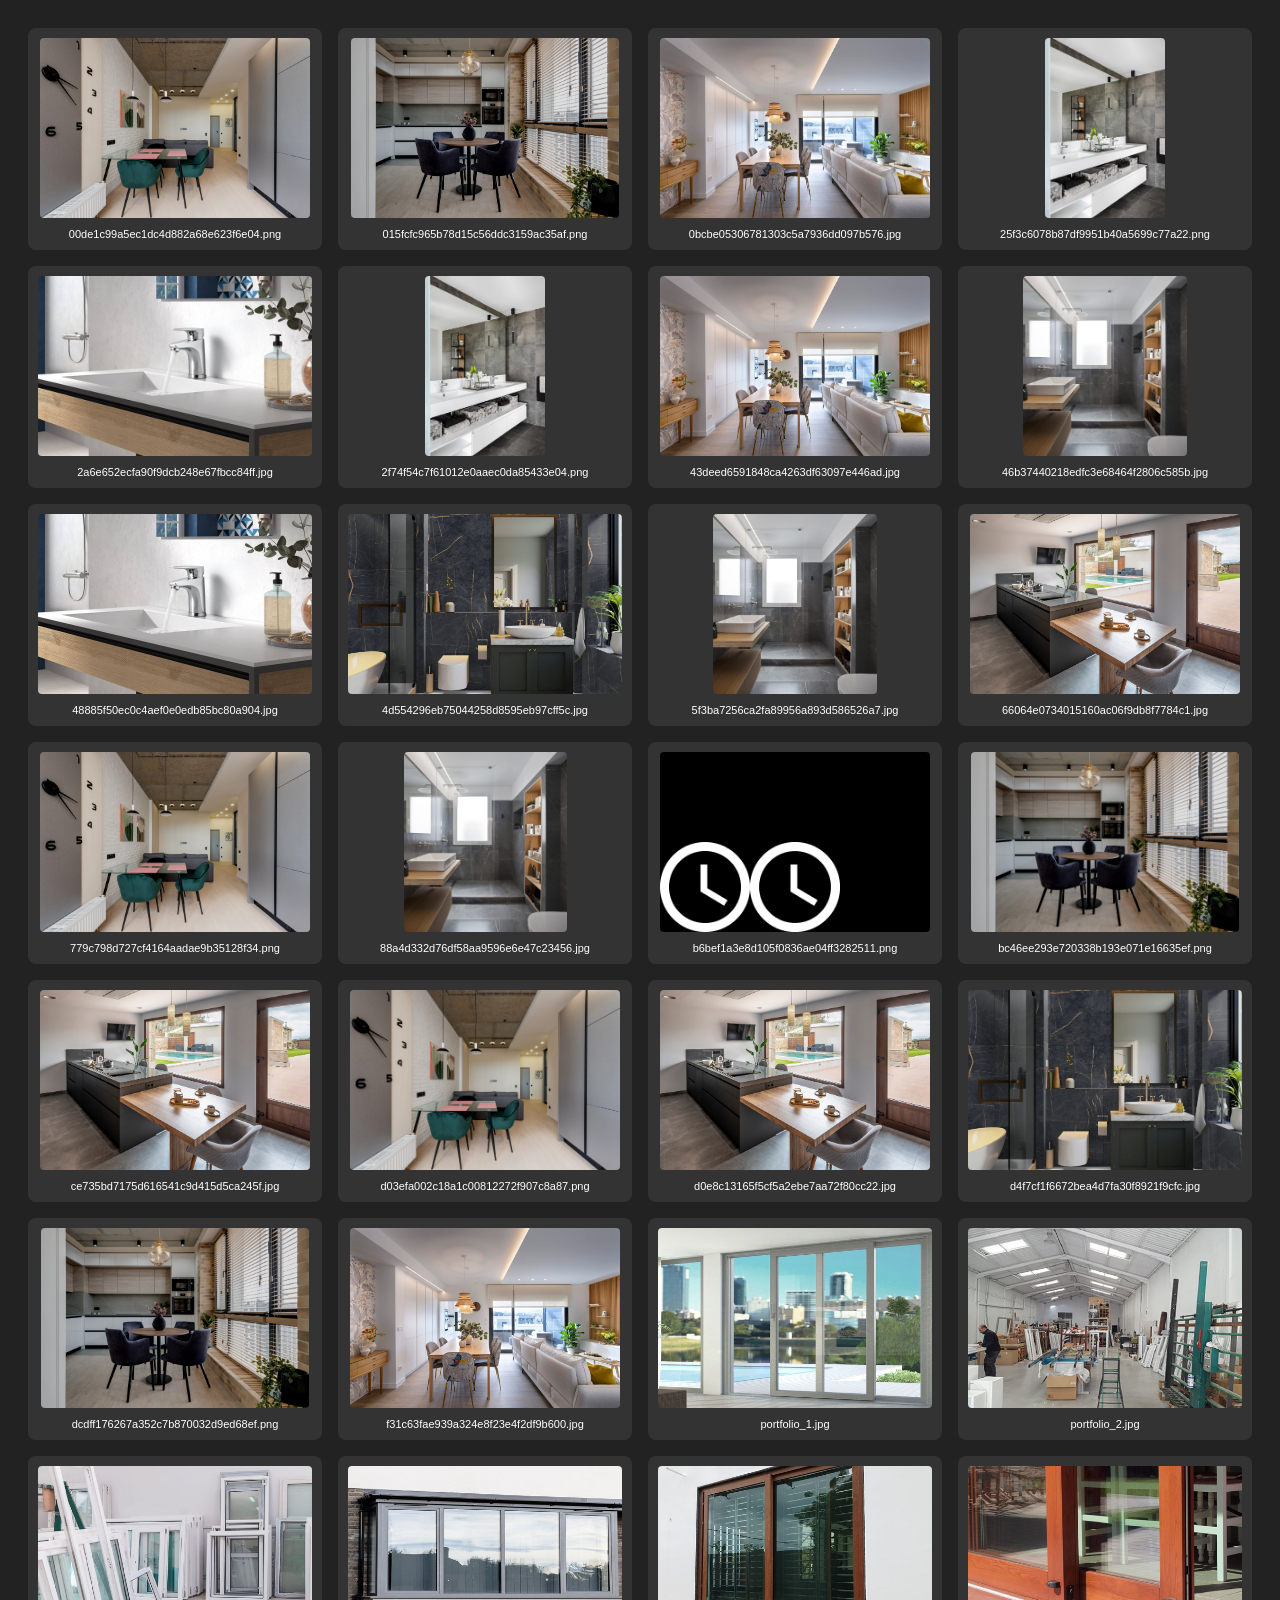
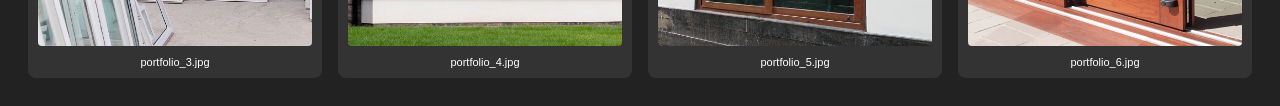
<file: assets/img/preview.html>
<!DOCTYPE html>
<html>
<head><style>
body { font-family: sans-serif; display: grid; grid-template-columns: repeat(auto-fill, minmax(280px, 1fr)); gap: 16px; padding: 20px; background: #222; color: #fff;}
.card { background: #333; padding: 10px; border-radius: 8px; text-align: center; }
img { max-width: 100%; height: 180px; object-fit: cover; border-radius: 4px; }
p { font-size: 11px; word-break: break-all; margin: 6px 0 0; }
</style></head>
<body>
<div class="card"><img src="00de1c99a5ec1dc4d882a68e623f6e04.png"><p>00de1c99a5ec1dc4d882a68e623f6e04.png</p></div>
<div class="card"><img src="015fcfc965b78d15c56ddc3159ac35af.png"><p>015fcfc965b78d15c56ddc3159ac35af.png</p></div>
<div class="card"><img src="0bcbe05306781303c5a7936dd097b576.jpg"><p>0bcbe05306781303c5a7936dd097b576.jpg</p></div>
<div class="card"><img src="25f3c6078b87df9951b40a5699c77a22.png"><p>25f3c6078b87df9951b40a5699c77a22.png</p></div>
<div class="card"><img src="2a6e652ecfa90f9dcb248e67fbcc84ff.jpg"><p>2a6e652ecfa90f9dcb248e67fbcc84ff.jpg</p></div>
<div class="card"><img src="2f74f54c7f61012e0aaec0da85433e04.png"><p>2f74f54c7f61012e0aaec0da85433e04.png</p></div>
<div class="card"><img src="43deed6591848ca4263df63097e446ad.jpg"><p>43deed6591848ca4263df63097e446ad.jpg</p></div>
<div class="card"><img src="46b37440218edfc3e68464f2806c585b.jpg"><p>46b37440218edfc3e68464f2806c585b.jpg</p></div>
<div class="card"><img src="48885f50ec0c4aef0e0edb85bc80a904.jpg"><p>48885f50ec0c4aef0e0edb85bc80a904.jpg</p></div>
<div class="card"><img src="4d554296eb75044258d8595eb97cff5c.jpg"><p>4d554296eb75044258d8595eb97cff5c.jpg</p></div>
<div class="card"><img src="5f3ba7256ca2fa89956a893d586526a7.jpg"><p>5f3ba7256ca2fa89956a893d586526a7.jpg</p></div>
<div class="card"><img src="66064e0734015160ac06f9db8f7784c1.jpg"><p>66064e0734015160ac06f9db8f7784c1.jpg</p></div>
<div class="card"><img src="779c798d727cf4164aadae9b35128f34.png"><p>779c798d727cf4164aadae9b35128f34.png</p></div>
<div class="card"><img src="88a4d332d76df58aa9596e6e47c23456.jpg"><p>88a4d332d76df58aa9596e6e47c23456.jpg</p></div>
<div class="card"><img src="b6bef1a3e8d105f0836ae04ff3282511.png"><p>b6bef1a3e8d105f0836ae04ff3282511.png</p></div>
<div class="card"><img src="bc46ee293e720338b193e071e16635ef.png"><p>bc46ee293e720338b193e071e16635ef.png</p></div>
<div class="card"><img src="ce735bd7175d616541c9d415d5ca245f.jpg"><p>ce735bd7175d616541c9d415d5ca245f.jpg</p></div>
<div class="card"><img src="d03efa002c18a1c00812272f907c8a87.png"><p>d03efa002c18a1c00812272f907c8a87.png</p></div>
<div class="card"><img src="d0e8c13165f5cf5a2ebe7aa72f80cc22.jpg"><p>d0e8c13165f5cf5a2ebe7aa72f80cc22.jpg</p></div>
<div class="card"><img src="d4f7cf1f6672bea4d7fa30f8921f9cfc.jpg"><p>d4f7cf1f6672bea4d7fa30f8921f9cfc.jpg</p></div>
<div class="card"><img src="dcdff176267a352c7b870032d9ed68ef.png"><p>dcdff176267a352c7b870032d9ed68ef.png</p></div>
<div class="card"><img src="f31c63fae939a324e8f23e4f2df9b600.jpg"><p>f31c63fae939a324e8f23e4f2df9b600.jpg</p></div>
<div class="card"><img src="portfolio_1.jpg"><p>portfolio_1.jpg</p></div>
<div class="card"><img src="portfolio_2.jpg"><p>portfolio_2.jpg</p></div>
<div class="card"><img src="portfolio_3.jpg"><p>portfolio_3.jpg</p></div>
<div class="card"><img src="portfolio_4.jpg"><p>portfolio_4.jpg</p></div>
<div class="card"><img src="portfolio_5.jpg"><p>portfolio_5.jpg</p></div>
<div class="card"><img src="portfolio_6.jpg"><p>portfolio_6.jpg</p></div>
</body></html>
</file>
<file: css/style.css>
/* ==========================================================================
   VENTANAS BAÑULS - ARCHITECTURAL DESIGN SYSTEM & STYLESHEET
   Domain: ventanasbañuls.com | Location: Carrer Murillo 41, Alcoi
   Principles: Grounded in Materiality (Aluminium, Glass, Thermal Insulation)
   No AI Slop | Zero Bloat | WCAG AAA Accessible | 100% Responsive
   ========================================================================== */

:root {
  /* Color Tokens */
  --color-canvas: #FFFFFF;
  --color-canvas-subtle: #F8FAFC;
  --color-canvas-muted: #F1F5F9;
  
  --color-text-primary: #0F172A;
  --color-text-secondary: #475569;
  --color-text-muted: #64748B;
  --color-text-inverted: #FFFFFF;

  --color-architect-dark: #0B0F19;
  --color-architect-surface: #1E293B;
  --color-architect-border: #334155;
  
  --color-glass-blue: #0284C7;
  --color-glass-ice: #E0F2FE;
  --color-glass-border: #BAE6FD;
  
  --color-anodized-warm: #C5A880;
  --color-anodized-dark: #9A7B56;
  --color-anodized-light: #FBF8F4;

  --color-success: #15803D;
  --color-success-bg: #DCFCE7;

  /* Typography */
  --font-sans: 'Plus Jakarta Sans', system-ui, -apple-system, BlinkMacSystemFont, 'Segoe UI', Roboto, sans-serif;
  --font-mono: 'JetBrains Mono', ui-monospace, SFMono-Regular, Menlo, Monaco, Consolas, monospace;

  /* Spacing & Radii */
  --radius-sm: 4px;
  --radius-md: 8px;
  --radius-lg: 16px;
  --radius-xl: 24px;
  --radius-full: 9999px;

  /* Elevation */
  --shadow-subtle: 0 1px 3px rgba(15, 23, 42, 0.05);
  --shadow-card: 0 4px 20px -2px rgba(15, 23, 42, 0.08);
  --shadow-elevated: 0 12px 32px -4px rgba(15, 23, 42, 0.12);
  --shadow-floating: 0 20px 48px -8px rgba(15, 23, 42, 0.2);

  --container-max: 1200px;
  --transition-smooth: 240ms cubic-bezier(0.16, 1, 0.3, 1);
}

/* Reset & Base */
*, *::before, *::after {
  box-sizing: border-box;
  margin: 0;
  padding: 0;
}

html {
  font-family: var(--font-sans);
  color: var(--color-text-primary);
  background-color: var(--color-canvas);
  line-height: 1.6;
  text-rendering: optimizeLegibility;
  -webkit-font-smoothing: antialiased;
  scroll-behavior: smooth;
}

section[id], div[id] {
  scroll-margin-top: 90px;
}

body {
  overflow-x: hidden;
  min-height: 100vh;
}

img, svg {
  display: block;
  max-width: 100%;
}

a {
  color: inherit;
  text-decoration: none;
  transition: color var(--transition-smooth);
}

button, input, select, textarea {
  font: inherit;
  color: inherit;
}

/* Typography Hierarchy */
h1, h2, h3, h4 {
  color: var(--color-text-primary);
  line-height: 1.2;
  font-weight: 750;
  letter-spacing: -0.025em;
}

h1 {
  font-size: clamp(2.25rem, 4.5vw, 3.4rem);
  font-weight: 800;
  letter-spacing: -0.035em;
}

h2 {
  font-size: clamp(1.75rem, 3vw, 2.35rem);
  margin-bottom: 0.75rem;
}

h3 {
  font-size: 1.25rem;
  font-weight: 700;
}

p {
  color: var(--color-text-secondary);
  max-width: 68ch;
}

.text-lead {
  font-size: 1.15rem;
  line-height: 1.65;
  color: var(--color-text-secondary);
}

/* Layout */
.container {
  width: 100%;
  max-width: var(--container-max);
  margin-left: auto;
  margin-right: auto;
  padding-left: 1.5rem;
  padding-right: 1.5rem;
}

.section {
  padding-top: 5.5rem;
  padding-bottom: 5.5rem;
}

.section-dark {
  background-color: var(--color-architect-dark);
  color: var(--color-text-inverted);
}

.section-dark h2, .section-dark h3 {
  color: var(--color-text-inverted);
}

.section-dark p {
  color: #94A3B8;
}

.section-muted {
  background-color: var(--color-canvas-subtle);
  border-top: 1px solid #E2E8F0;
  border-bottom: 1px solid #E2E8F0;
}

/* ==========================================================================
   NETWORK ECOSYSTEM BAR (Cross-linking to reformasbañuls.com)
   ========================================================================== */
.network-bar {
  background-color: #0B0F19;
  color: #94A3B8;
  font-size: 0.8rem;
  padding: 0.45rem 0;
  border-bottom: 1px solid rgba(255, 255, 255, 0.08);
}

.network-bar-inner {
  display: flex;
  align-items: center;
  justify-content: space-between;
  gap: 1rem;
}

.network-links {
  display: flex;
  align-items: center;
  gap: 1.25rem;
}

.network-link {
  color: #CBD5E1;
  font-weight: 600;
  display: inline-flex;
  align-items: center;
  gap: 0.4rem;
}

.network-link:hover {
  color: #FFFFFF;
}

.network-link.active {
  color: #38BDF8;
}

.network-badge {
  font-size: 0.7rem;
  background: rgba(56, 189, 248, 0.15);
  color: #38BDF8;
  padding: 0.15rem 0.5rem;
  border-radius: var(--radius-full);
}

/* Header & Navigation */
.site-header {
  position: sticky;
  top: 0;
  z-index: 50;
  background-color: rgba(255, 255, 255, 0.95);
  backdrop-filter: blur(12px);
  -webkit-backdrop-filter: blur(12px);
  border-bottom: 1px solid rgba(226, 232, 240, 0.8);
}

.header-inner {
  display: flex;
  align-items: center;
  justify-content: space-between;
  height: 80px;
}

.brand-logo {
  display: flex;
  align-items: center;
  height: 52px;
}

.brand-logo img, .brand-logo svg {
  height: 48px;
  width: auto;
}

.nav-links {
  display: flex;
  align-items: center;
  gap: 1.75rem;
  list-style: none;
}

.nav-link {
  font-size: 0.925rem;
  font-weight: 600;
  color: var(--color-text-secondary);
  padding: 0.5rem 0;
  position: relative;
}

.nav-link:hover, .nav-link.active {
  color: var(--color-text-primary);
}

.nav-link.active::after {
  content: '';
  position: absolute;
  bottom: 0;
  left: 0;
  width: 100%;
  height: 2px;
  background-color: var(--color-glass-blue);
}

.header-actions {
  display: flex;
  align-items: center;
  gap: 1rem;
  flex-shrink: 0;
}

.phone-badge {
  display: inline-flex;
  align-items: center;
  gap: 0.5rem;
  font-size: 0.9rem;
  font-weight: 700;
  color: var(--color-text-primary);
  padding: 0.5rem 0.85rem;
  background: var(--color-canvas-muted);
  border-radius: var(--radius-md);
  transition: background var(--transition-smooth);
  white-space: nowrap;
  flex-shrink: 0;
}

.phone-badge:hover {
  background: #E2E8F0;
}

/* Buttons */
.btn {
  display: inline-flex;
  align-items: center;
  justify-content: center;
  gap: 0.6rem;
  font-size: 0.95rem;
  font-weight: 700;
  padding: 0.85rem 1.75rem;
  border-radius: var(--radius-md);
  cursor: pointer;
  border: 1px solid transparent;
  transition: all var(--transition-smooth);
  white-space: nowrap;
}

.btn-primary {
  background-color: var(--color-architect-dark);
  color: #FFFFFF;
}

.btn-primary:hover {
  background-color: #1E293B;
  box-shadow: 0 4px 14px rgba(15, 23, 42, 0.25);
  transform: translateY(-1px);
}

.btn-whatsapp {
  background-color: #25D366;
  color: #FFFFFF;
  border: none;
}

.btn-whatsapp:hover {
  background-color: #20BD5A;
  box-shadow: 0 4px 14px rgba(37, 211, 102, 0.35);
  transform: translateY(-1px);
}

.btn-secondary {
  background-color: #FFFFFF;
  color: var(--color-text-primary);
  border-color: #CBD5E1;
}

.btn-secondary:hover {
  background-color: var(--color-canvas-subtle);
  border-color: #94A3B8;
}

/* ==========================================================================
   OFFICIAL BRAND PARTNERS STRIP (CORTIZO, ROTO, STRUGAL)
   ========================================================================== */
.brand-partners-section {
  background: #FFFFFF;
  padding: 2.25rem 0;
  border-bottom: 1px solid #E2E8F0;
}

.brand-partners-header {
  text-align: center;
  font-size: 0.8rem;
  font-weight: 700;
  color: #64748B;
  text-transform: uppercase;
  letter-spacing: 1.5px;
  margin-bottom: 1.5rem;
}

.brand-partners-grid {
  display: flex;
  align-items: center;
  justify-content: center;
  gap: 4.5rem;
  flex-wrap: wrap;
}

.partner-logo-item {
  display: flex;
  flex-direction: column;
  align-items: center;
  gap: 0.5rem;
  transition: transform var(--transition-smooth), opacity var(--transition-smooth);
  opacity: 0.85;
}

.partner-logo-item:hover {
  transform: translateY(-2px);
  opacity: 1;
}

.partner-logo-item img {
  height: 42px;
  width: auto;
  max-width: 170px;
  object-fit: contain;
}

.partner-label {
  font-size: 0.725rem;
  color: #94A3B8;
  font-weight: 600;
  letter-spacing: 0.5px;
}

/* ==========================================================================
   HERO SECTION (Ventanas Bañuls)
   ========================================================================== */
.hero-section {
  padding-top: 3.5rem;
  padding-bottom: 4.5rem;
  position: relative;
  background: linear-gradient(180deg, #FFFFFF 0%, #F8FAFC 100%);
}

.hero-grid {
  display: grid;
  grid-template-columns: 1.15fr 0.85fr;
  gap: 3.5rem;
  align-items: center;
}

.hero-content {
  display: flex;
  flex-direction: column;
  gap: 1.25rem;
}

.heritage-pill {
  display: inline-flex;
  align-items: center;
  gap: 0.5rem;
  background-color: #F1F5F9;
  border: 1px solid #CBD5E1;
  padding: 0.35rem 0.85rem;
  border-radius: var(--radius-full);
  font-size: 0.8rem;
  font-weight: 700;
  color: #334155;
  width: fit-content;
}

.heritage-dot {
  width: 8px;
  height: 8px;
  border-radius: 50%;
  background-color: var(--color-success);
}

/* AEO Extraction Block */
.aeo-extraction-block {
  background-color: #F0F9FF;
  border-left: 4px solid var(--color-glass-blue);
  padding: 1rem 1.25rem;
  border-radius: 0 var(--radius-md) var(--radius-md) 0;
  margin-top: 0.25rem;
  border-top: 1px solid #E0F2FE;
  border-right: 1px solid #E0F2FE;
  border-bottom: 1px solid #E0F2FE;
}

.aeo-extraction-block p {
  font-size: 0.925rem;
  line-height: 1.55;
  color: #0369A1;
  font-weight: 500;
  max-width: 100%;
}

.hero-actions {
  display: flex;
  flex-wrap: wrap;
  gap: 1rem;
  margin-top: 0.5rem;
}

.hero-visual-wrapper {
  position: relative;
  border-radius: var(--radius-lg);
  overflow: hidden;
  box-shadow: var(--shadow-elevated);
  border: 1px solid rgba(226, 232, 240, 0.8);
}

.hero-visual-wrapper img {
  width: 100%;
  height: 480px;
  object-fit: cover;
  transition: transform 1.2s cubic-bezier(0.16, 1, 0.3, 1);
}

.hero-visual-wrapper:hover img {
  transform: scale(1.02);
}

.hero-floating-card {
  position: absolute;
  bottom: 1.25rem;
  left: 1.25rem;
  right: 1.25rem;
  background: rgba(15, 23, 42, 0.88);
  backdrop-filter: blur(12px);
  padding: 1rem 1.25rem;
  border-radius: var(--radius-md);
  color: #FFFFFF;
  display: flex;
  justify-content: space-between;
  align-items: center;
  border: 1px solid rgba(255, 255, 255, 0.15);
}

.floating-stat-num {
  font-size: 1.4rem;
  font-weight: 800;
  color: #38BDF8;
}

.floating-stat-lbl {
  font-size: 0.75rem;
  color: #CBD5E1;
  text-transform: uppercase;
  letter-spacing: 0.5px;
}

/* ==========================================================================
   TRUST METRICS STRIP
   ========================================================================== */
.trust-strip {
  background-color: var(--color-architect-dark);
  color: #FFFFFF;
  padding: 2.25rem 0;
  border-top: 1px solid #1E293B;
  border-bottom: 1px solid #1E293B;
}

.trust-metrics-grid {
  display: grid;
  grid-template-columns: repeat(4, 1fr);
  gap: 1.5rem;
  text-align: center;
}

.metric-item {
  border-right: 1px solid rgba(255, 255, 255, 0.1);
  padding: 0 1rem;
}

.metric-item:last-child {
  border-right: none;
}

.metric-value {
  font-size: 2.2rem;
  font-weight: 800;
  color: #FFFFFF;
  line-height: 1.1;
  font-family: var(--font-mono);
}

.metric-value span {
  color: var(--color-anodized-warm);
}

.metric-label {
  font-size: 0.85rem;
  color: #94A3B8;
  margin-top: 0.35rem;
  font-weight: 500;
}

/* ==========================================================================
   PROBLEM-MIRROR SECTION (Cold Climate of Alcoy)
   ========================================================================== */
.problem-grid {
  display: grid;
  grid-template-columns: repeat(3, 1fr);
  gap: 1.75rem;
  margin-top: 2.5rem;
}

.problem-card {
  background-color: #FFFFFF;
  border: 1px solid #E2E8F0;
  border-radius: var(--radius-md);
  padding: 1.75rem;
  position: relative;
  transition: all var(--transition-smooth);
}

.problem-card:hover {
  border-color: #CBD5E1;
  box-shadow: var(--shadow-card);
  transform: translateY(-2px);
}

.problem-icon {
  width: 44px;
  height: 44px;
  border-radius: var(--radius-md);
  background-color: #FEF2F2;
  color: #DC2626;
  display: flex;
  align-items: center;
  justify-content: center;
  margin-bottom: 1.25rem;
  font-size: 1.25rem;
}

.problem-card h3 {
  margin-bottom: 0.5rem;
}

.problem-card p {
  font-size: 0.925rem;
  line-height: 1.5;
}

/* ==========================================================================
   SOLUTIONS & SPECS TABLE
   ========================================================================== */
.solution-split {
  display: grid;
  grid-template-columns: 1fr 1fr;
  gap: 3.5rem;
  align-items: center;
}

.solution-gallery {
  display: grid;
  grid-template-columns: 1fr 1fr;
  gap: 1rem;
}

.solution-gallery img {
  border-radius: var(--radius-md);
  height: 220px;
  width: 100%;
  object-fit: cover;
  box-shadow: var(--shadow-subtle);
}

.solution-checklist {
  list-style: none;
  margin-top: 1.5rem;
  display: flex;
  flex-direction: column;
  gap: 0.85rem;
}

.solution-checklist li {
  display: flex;
  align-items: flex-start;
  gap: 0.75rem;
  font-size: 0.95rem;
  color: var(--color-text-secondary);
}

.check-icon {
  color: var(--color-success);
  flex-shrink: 0;
  margin-top: 2px;
}

.specs-table-wrapper {
  margin-top: 2.5rem;
  overflow-x: auto;
  border: 1px solid #E2E8F0;
  border-radius: var(--radius-md);
  background: #FFFFFF;
}

.specs-table {
  width: 100%;
  border-collapse: collapse;
  text-align: left;
}

.specs-table th {
  background-color: var(--color-canvas-subtle);
  padding: 1rem 1.25rem;
  font-size: 0.85rem;
  font-weight: 700;
  color: var(--color-text-primary);
  border-bottom: 2px solid #E2E8F0;
}

.specs-table td {
  padding: 1.15rem 1.25rem;
  font-size: 0.925rem;
  border-bottom: 1px solid #E2E8F0;
}

.specs-table tr:last-child td {
  border-bottom: none;
}

/* ==========================================================================
   INTERACTIVE BEFORE / AFTER SLIDER
   ========================================================================== */
.interactive-showcase {
  background-color: #0F172A;
  color: #FFFFFF;
  padding: 5rem 0;
}

/* Real Installations Showcase Grid */
.real-showcase-grid {
  display: grid;
  grid-template-columns: repeat(2, 1fr);
  gap: 2rem;
  margin-bottom: 2.5rem;
}

.real-showcase-card {
  background-color: #1E293B;
  border: 1px solid #334155;
  border-radius: var(--radius-lg);
  overflow: hidden;
  display: flex;
  flex-direction: column;
  transition: transform var(--transition-smooth), border-color var(--transition-smooth), box-shadow var(--transition-smooth);
  box-shadow: 0 10px 30px rgba(0, 0, 0, 0.25);
}

.real-showcase-card:hover {
  transform: translateY(-4px);
  border-color: var(--color-glass-blue);
  box-shadow: 0 16px 40px rgba(2, 132, 199, 0.2);
}

.real-showcase-image-wrap {
  position: relative;
  width: 100%;
  aspect-ratio: 16 / 10;
  overflow: hidden;
  background-color: #0B0F19;
}

.real-showcase-image-wrap img {
  width: 100%;
  height: 100%;
  object-fit: cover;
  display: block;
  transition: transform 400ms ease;
}

.real-showcase-card:hover .real-showcase-image-wrap img {
  transform: scale(1.03);
}

.real-showcase-badge {
  position: absolute;
  top: 1rem;
  left: 1rem;
  background-color: rgba(15, 23, 42, 0.88);
  backdrop-filter: blur(8px);
  -webkit-backdrop-filter: blur(8px);
  color: #38BDF8;
  border: 1px solid rgba(56, 189, 248, 0.35);
  padding: 0.35rem 0.85rem;
  border-radius: var(--radius-sm);
  font-size: 0.75rem;
  font-weight: 800;
  letter-spacing: 0.5px;
  text-transform: uppercase;
  z-index: 2;
}

.real-showcase-content {
  padding: 1.5rem 1.75rem 1.75rem;
  display: flex;
  flex-direction: column;
  flex: 1;
  text-align: left;
}

.real-showcase-content h3 {
  font-size: 1.25rem;
  font-weight: 700;
  color: #FFFFFF;
  margin-bottom: 0.65rem;
  line-height: 1.35;
}

.real-showcase-content p {
  color: #94A3B8;
  font-size: 0.925rem;
  line-height: 1.55;
  margin-bottom: 1.25rem;
  flex: 1;
}

.real-showcase-feature {
  display: flex;
  flex-wrap: wrap;
  gap: 0.75rem;
  font-size: 0.825rem;
  font-weight: 600;
  color: #38BDF8;
  padding-top: 0.85rem;
  border-top: 1px solid rgba(255, 255, 255, 0.08);
}

.real-showcase-cta-bar {
  background: rgba(30, 41, 59, 0.6);
  border: 1px solid #334155;
  border-radius: var(--radius-lg);
  padding: 2rem 1.5rem;
  text-align: center;
}

.real-showcase-trust {
  display: flex;
  justify-content: center;
  flex-wrap: wrap;
  gap: 1.75rem;
  margin-bottom: 1.5rem;
  color: #E2E8F0;
  font-size: 0.9rem;
  font-weight: 600;
}

.real-showcase-trust .trust-item {
  display: inline-flex;
  align-items: center;
  gap: 0.5rem;
  color: #CBD5E1;
}

.real-showcase-trust .trust-item svg {
  color: #10B981;
}

.real-showcase-cta-bar .btn-secondary {
  background-color: #FFFFFF;
  color: #0F172A;
  border-color: #CBD5E1;
  font-weight: 700;
}

.real-showcase-cta-bar .btn-secondary:hover {
  background-color: #F8FAFC;
  border-color: #94A3B8;
  color: #0F172A;
}

@media (max-width: 768px) {
  .real-showcase-grid {
    grid-template-columns: 1fr;
    gap: 1.5rem;
  }
  
  .real-showcase-content {
    padding: 1.25rem;
  }

  .real-showcase-trust {
    flex-direction: column;
    gap: 0.75rem;
    align-items: flex-start;
    text-align: left;
    max-width: 320px;
    margin-left: auto;
    margin-right: auto;
  }
}

.ba-slider-container {
  position: relative;
  width: 100%;
  max-width: 960px;
  height: 520px;
  margin: 2.5rem auto 1rem;
  overflow: hidden;
  border-radius: var(--radius-lg);
  border: 2px solid #334155;
  box-shadow: var(--shadow-floating);
  user-select: none;
  -webkit-user-select: none;
  background: #000;
}

.ba-image-before, .ba-image-after {
  position: absolute;
  top: 0;
  left: 0;
  width: 100%;
  height: 100%;
  overflow: hidden;
}

.ba-image-before img, .ba-image-after img {
  position: absolute;
  top: 0;
  left: 0;
  width: 960px;
  height: 520px;
  max-width: none;
  object-fit: cover;
}

.ba-image-after {
  width: 50%;
  border-right: 2px solid #FFFFFF;
}

.ba-slider-handle {
  position: absolute;
  top: 0;
  bottom: 0;
  left: 50%;
  width: 4px;
  background-color: #FFFFFF;
  cursor: ew-resize;
  transform: translateX(-50%);
  z-index: 10;
}

.ba-handle-button {
  position: absolute;
  top: 50%;
  left: 50%;
  transform: translate(-50%, -50%);
  width: 44px;
  height: 44px;
  border-radius: 50%;
  background: #FFFFFF;
  color: #0F172A;
  display: flex;
  align-items: center;
  justify-content: center;
  box-shadow: 0 4px 16px rgba(0,0,0,0.4);
  font-size: 14px;
  font-weight: 800;
}

.ba-badge {
  position: absolute;
  top: 1rem;
  padding: 0.35rem 0.85rem;
  border-radius: var(--radius-sm);
  font-size: 0.75rem;
  font-weight: 800;
  letter-spacing: 1px;
  text-transform: uppercase;
  z-index: 5;
}

.ba-badge-before {
  right: 1rem;
  background-color: rgba(15, 23, 42, 0.85);
  color: #EF4444;
  border: 1px solid rgba(239, 68, 68, 0.4);
}

.ba-badge-after {
  left: 1rem;
  background-color: rgba(15, 23, 42, 0.85);
  color: #10B981;
  border: 1px solid rgba(16, 185, 129, 0.4);
}

/* ==========================================================================
   ENERGY SAVINGS CALCULATOR
   ========================================================================== */
.calculator-box {
  background: #FFFFFF;
  border: 1px solid #E2E8F0;
  border-radius: var(--radius-lg);
  padding: 2.5rem;
  box-shadow: var(--shadow-card);
  margin-top: 2rem;
}

.calculator-grid {
  display: grid;
  grid-template-columns: 1.1fr 0.9fr;
  gap: 3rem;
  align-items: center;
}

.calc-control {
  margin-bottom: 1.75rem;
}

.calc-label {
  display: flex;
  justify-content: space-between;
  font-size: 0.925rem;
  font-weight: 700;
  margin-bottom: 0.5rem;
}

.calc-slider {
  width: 100%;
  height: 8px;
  border-radius: 4px;
  background: #E2E8F0;
  outline: none;
  cursor: pointer;
  accent-color: var(--color-glass-blue);
}

.calc-result-panel {
  background: var(--color-architect-dark);
  color: #FFFFFF;
  border-radius: var(--radius-md);
  padding: 2rem;
  text-align: center;
}

.calc-savings-number {
  font-size: 3rem;
  font-weight: 800;
  color: #38BDF8;
  font-family: var(--font-mono);
  line-height: 1;
  margin: 0.75rem 0;
}

/* ==========================================================================
   STEPS, COMPARISON, FAQ, CONTACT & FOOTER
   ========================================================================== */
.steps-grid {
  display: grid;
  grid-template-columns: repeat(3, 1fr);
  gap: 2rem;
  margin-top: 2.5rem;
}

.step-card {
  background: #FFFFFF;
  border: 1px solid #E2E8F0;
  border-radius: var(--radius-md);
  padding: 2rem;
  position: relative;
}

.step-number {
  font-family: var(--font-mono);
  font-size: 1.1rem;
  font-weight: 800;
  color: var(--color-glass-blue);
  background: var(--color-glass-ice);
  width: 36px;
  height: 36px;
  border-radius: var(--radius-sm);
  display: flex;
  align-items: center;
  justify-content: center;
  margin-bottom: 1.25rem;
}

.comparison-grid {
  display: grid;
  grid-template-columns: 1fr 1fr;
  gap: 2rem;
  margin-top: 2.5rem;
}

.comparison-card {
  border-radius: var(--radius-md);
  padding: 2.25rem;
}

.comparison-card-winner {
  background: #FFFFFF;
  border: 2px solid var(--color-glass-blue);
  box-shadow: var(--shadow-card);
}

.comparison-card-loser {
  background: #F8FAFC;
  border: 1px solid #E2E8F0;
  opacity: 0.85;
}

.comparison-list {
  list-style: none;
  margin-top: 1.5rem;
  display: flex;
  flex-direction: column;
  gap: 0.9rem;
}

.comparison-list li {
  display: flex;
  align-items: center;
  gap: 0.75rem;
  font-size: 0.95rem;
}

.faq-accordion {
  max-width: 840px;
  margin: 2.5rem auto 0;
  display: flex;
  flex-direction: column;
  gap: 1rem;
}

.faq-item {
  border: 1px solid #E2E8F0;
  border-radius: var(--radius-md);
  background: #FFFFFF;
  overflow: hidden;
  transition: border-color var(--transition-smooth);
}

.faq-item[open] {
  border-color: #94A3B8;
  box-shadow: var(--shadow-subtle);
}

.faq-summary {
  padding: 1.25rem 1.5rem;
  font-size: 1.05rem;
  font-weight: 700;
  cursor: pointer;
  list-style: none;
  display: flex;
  justify-content: space-between;
  align-items: center;
}

.faq-summary::-webkit-details-marker {
  display: none;
}

.faq-icon {
  font-size: 1.25rem;
  color: var(--color-glass-blue);
  transition: transform var(--transition-smooth);
}

.faq-item[open] .faq-icon {
  transform: rotate(45deg);
}

.faq-content {
  padding: 0 1.5rem 1.5rem;
  font-size: 0.95rem;
  line-height: 1.6;
  color: var(--color-text-secondary);
}

.contact-grid {
  display: grid;
  grid-template-columns: 1fr 1fr;
  gap: 3.5rem;
  align-items: start;
}

.contact-form-card {
  background: #FFFFFF;
  border: 1px solid #E2E8F0;
  border-radius: var(--radius-lg);
  padding: 2.5rem;
  box-shadow: var(--shadow-card);
}

.form-group {
  margin-bottom: 1.25rem;
}

.form-label {
  display: block;
  font-size: 0.85rem;
  font-weight: 700;
  color: var(--color-text-primary);
  margin-bottom: 0.4rem;
}

.form-input, .form-select, .form-textarea {
  width: 100%;
  padding: 0.85rem 1rem;
  border: 1px solid #CBD5E1;
  border-radius: var(--radius-md);
  background: #FFFFFF;
  font-size: 0.95rem;
  transition: border-color var(--transition-smooth);
}

.form-input:focus, .form-select:focus, .form-textarea:focus {
  outline: none;
  border-color: var(--color-glass-blue);
  box-shadow: 0 0 0 3px rgba(2, 132, 199, 0.15);
}

.map-wrapper {
  border-radius: var(--radius-lg);
  overflow: hidden;
  border: 1px solid #E2E8F0;
  box-shadow: var(--shadow-card);
  height: 480px;
}

.map-wrapper iframe {
  width: 100%;
  height: 100%;
  border: none;
}

.mobile-sticky-bar {
  display: none;
  position: fixed;
  bottom: 0;
  left: 0;
  right: 0;
  background: rgba(15, 23, 42, 0.95);
  backdrop-filter: blur(10px);
  padding: 0.75rem 1rem;
  z-index: 99;
  border-top: 1px solid rgba(255, 255, 255, 0.1);
}

.mobile-sticky-inner {
  display: grid;
  grid-template-columns: 1fr 1fr;
  gap: 0.75rem;
}

.site-footer {
  background-color: var(--color-architect-dark);
  color: #94A3B8;
  padding: 4.5rem 0 2rem;
  border-top: 1px solid #1E293B;
  font-size: 0.9rem;
}

.footer-grid {
  display: grid;
  grid-template-columns: 2fr 1fr 1fr 1.5fr;
  gap: 3rem;
  margin-bottom: 3.5rem;
}

.footer-col h4 {
  color: #FFFFFF;
  font-size: 1rem;
  margin-bottom: 1.25rem;
}

.footer-links {
  list-style: none;
  display: flex;
  flex-direction: column;
  gap: 0.65rem;
}

.footer-links a:hover {
  color: #FFFFFF;
}

.footer-bottom {
  border-top: 1px solid #1E293B;
  padding-top: 2rem;
  display: flex;
  justify-content: space-between;
  align-items: center;
  font-size: 0.85rem;
}

/* Responsive */
@media (max-width: 992px) {
  .hero-grid, .solution-split, .calculator-grid, .comparison-grid, .contact-grid {
    grid-template-columns: 1fr;
    gap: 2.5rem;
  }
  
  .trust-metrics-grid {
    grid-template-columns: repeat(2, 1fr);
    row-gap: 2rem;
  }
  
  .problem-grid, .steps-grid {
    grid-template-columns: 1fr;
  }
  
  .footer-grid {
    grid-template-columns: 1fr 1fr;
  }
  
  .mobile-sticky-bar {
    display: block;
  }
  
  .hero-visual-wrapper img {
    height: 380px;
  }
  
  .nav-links {
    display: none;
  }

  /* Mobile Header & Network Bar Optimization */
  .network-bar-inner {
    justify-content: center;
    padding: 0.35rem 0.5rem;
  }

  .network-bar-label {
    display: none;
  }

  .network-links {
    gap: 0.75rem;
    font-size: 0.78rem;
    justify-content: center;
  }

  .network-link {
    white-space: nowrap;
  }

  .phone-badge {
    display: none;
  }

  .brand-logo img {
    height: 34px;
    max-width: 135px;
  }

  .brand-division-tag {
    font-size: 0.65rem;
    padding-left: 0.5rem;
  }

  .header-actions .btn {
    padding: 0.45rem 0.75rem;
    font-size: 0.8rem;
  }

  .brand-partners-grid {
    gap: 2rem;
  }
}

@media (max-width: 640px) {
  .hero-floating-card {
    position: static;
    margin-top: 1rem;
    display: flex;
    flex-direction: column;
    gap: 0.6rem;
    background: #0F172A;
    padding: 0.85rem 1rem;
  }

  .floating-stat-num {
    font-size: 1.1rem;
  }

  .footer-grid {
    grid-template-columns: 1fr;
  }
  
  .trust-metrics-grid {
    grid-template-columns: 1fr;
  }
  
  .metric-item {
    border-right: none;
    border-bottom: 1px solid rgba(255, 255, 255, 0.1);
    padding-bottom: 1.5rem;
  }
  
  .metric-item:last-child {
    border-bottom: none;
  }
  
  .hero-actions {
    flex-direction: column;
  }
  
  .hero-actions .btn {
    width: 100%;
  }

  .ba-slider-container {
    height: 320px;
  }
}

/* Official Logo Styling */
.brand-logo {
  display: flex;
  align-items: center;
  gap: 0.75rem;
  height: 52px;
}

.brand-logo img {
  height: 42px;
  width: auto;
  max-width: 170px;
  object-fit: contain;
}

.brand-division-tag {
  font-size: 0.75rem;
  font-weight: 800;
  letter-spacing: 1px;
  text-transform: uppercase;
  color: var(--color-text-secondary);
  border-left: 2px solid #CBD5E1;
  padding-left: 0.75rem;
  line-height: 1.2;
}

/* Google Reviews Widget Section */
.google-reviews-section {
  background: #FFFFFF;
  padding: 5rem 0;
  border-top: 1px solid #E2E8F0;
  border-bottom: 1px solid #E2E8F0;
}

.google-badge-header {
  display: flex;
  align-items: center;
  justify-content: center;
  gap: 1.5rem;
  margin-bottom: 2.5rem;
  flex-wrap: wrap;
}

.google-rating-box {
  display: flex;
  align-items: center;
  gap: 0.85rem;
  background: var(--color-canvas-subtle);
  border: 1px solid #E2E8F0;
  padding: 0.75rem 1.25rem;
  border-radius: var(--radius-full);
}

.google-stars {
  color: #F59E0B;
  font-size: 1.1rem;
  letter-spacing: 2px;
}

.star-half {
  position: relative;
  display: inline-block;
  color: #CBD5E1;
  letter-spacing: 0;
}

.star-half::after {
  content: '★';
  position: absolute;
  left: 0;
  top: 0;
  width: 50%;
  overflow: hidden;
  color: #F59E0B;
}

.google-reviews-grid {
  display: grid;
  grid-template-columns: repeat(3, 1fr);
  gap: 1.75rem;
  margin-top: 2rem;
}

.google-review-card {
  background: var(--color-canvas-subtle);
  border: 1px solid #E2E8F0;
  border-radius: var(--radius-md);
  padding: 1.75rem;
  display: flex;
  flex-direction: column;
  justify-content: space-between;
  transition: transform var(--transition-smooth), box-shadow var(--transition-smooth);
}

.google-review-card:hover {
  transform: translateY(-2px);
  box-shadow: var(--shadow-card);
  border-color: #CBD5E1;
}

.google-reviewer-meta {
  display: flex;
  align-items: center;
  gap: 0.85rem;
  margin-bottom: 1rem;
}

.google-avatar {
  width: 44px;
  height: 44px;
  border-radius: 50%;
  background: #0284C7;
  color: #FFFFFF;
  display: flex;
  align-items: center;
  justify-content: center;
  font-weight: 700;
  font-size: 1.1rem;
}

.google-verified-tag {
  display: inline-flex;
  align-items: center;
  gap: 0.35rem;
  font-size: 0.75rem;
  color: #16A34A;
  font-weight: 600;
}

.google-card-footer {
  display: flex;
  align-items: center;
  justify-content: space-between;
  margin-top: 1.5rem;
  font-size: 0.85rem;
}

.google-card-footer-label {
  font-size: 0.85rem;
  color: #64748B;
  font-weight: 400;
}

.google-review-link {
  color: #2563EB;
  font-weight: 500;
  text-decoration: none;
  font-size: 0.85rem;
  display: inline-flex;
  align-items: center;
  gap: 0.25rem;
  transition: color var(--transition-fast);
}

.google-review-link:hover {
  color: #1D4ED8;
  text-decoration: underline;
}


/* ==========================================================================
   COOKIE CONSENT BANNER (RGPD / LOPD-GDD / AEPD Compliant)
   ========================================================================== */
.cookie-banner {
  position: fixed;
  bottom: 1.5rem;
  left: 1.5rem;
  right: 1.5rem;
  max-width: 500px;
  background: rgba(15, 23, 42, 0.98);
  backdrop-filter: blur(16px);
  -webkit-backdrop-filter: blur(16px);
  color: #F8FAFC;
  padding: 1.25rem 1.5rem;
  border-radius: var(--radius-lg, 16px);
  box-shadow: 0 20px 40px rgba(0, 0, 0, 0.4);
  border: 1px solid rgba(255, 255, 255, 0.15);
  z-index: 999999;
  display: none;
  animation: slideUpCookie 0.35s cubic-bezier(0.16, 1, 0.3, 1) forwards;
}

@keyframes slideUpCookie {
  from { transform: translateY(40px); opacity: 0; }
  to { transform: translateY(0); opacity: 1; }
}

.cookie-banner-title {
  font-size: 0.95rem;
  font-weight: 700;
  margin-bottom: 0.4rem;
  display: flex;
  align-items: center;
  gap: 0.5rem;
  color: #FFFFFF;
}

.cookie-banner-text {
  font-size: 0.8rem;
  color: #94A3B8;
  line-height: 1.45;
  margin-bottom: 1rem;
}

.cookie-banner-text a {
  color: #38BDF8;
  text-decoration: underline;
}

.cookie-banner-actions {
  display: flex;
  align-items: center;
  gap: 0.75rem;
  flex-wrap: wrap;
}

.btn-cookie-accept {
  background: #10B981;
  color: #FFFFFF;
  border: none;
  padding: 0.5rem 1.15rem;
  font-size: 0.825rem;
  font-weight: 700;
  border-radius: 8px;
  cursor: pointer;
  transition: background 0.2s;
}

.btn-cookie-accept:hover {
  background: #059669;
}

.btn-cookie-reject {
  background: rgba(255, 255, 255, 0.08);
  color: #CBD5E1;
  border: 1px solid rgba(255, 255, 255, 0.15);
  padding: 0.5rem 0.9rem;
  font-size: 0.825rem;
  font-weight: 600;
  border-radius: 8px;
  cursor: pointer;
  transition: all 0.2s;
}

.btn-cookie-reject:hover {
  background: rgba(255, 255, 255, 0.18);
  color: #FFFFFF;
}

@media (max-width: 640px) {
  .cookie-banner {
    left: 1rem;
    right: 1rem;
    bottom: 5.5rem; /* leave room for mobile sticky bar */
    padding: 1rem 1.15rem;
  }
}

/* ==========================================================================
   REAL PROJECT MEDIA & VIDEO SHOWCASE (Ventanas Bañuls)
   ========================================================================== */
.gallery-item-with-caption {
  position: relative;
  border-radius: var(--radius-md);
  overflow: hidden;
  box-shadow: var(--shadow-subtle);
  background: var(--color-canvas-subtle);
}

.gallery-item-with-caption img {
  border-radius: var(--radius-md);
  height: 220px;
  width: 100%;
  object-fit: cover;
  display: block;
  transition: transform 0.3s ease;
}

.gallery-item-with-caption:hover img {
  transform: scale(1.03);
}

.item-overlay-badge {
  position: absolute;
  bottom: 10px;
  left: 10px;
  background: rgba(11, 15, 25, 0.85);
  backdrop-filter: blur(6px);
  color: #FFFFFF;
  font-size: 0.72rem;
  font-weight: 700;
  padding: 4px 10px;
  border-radius: 6px;
  border: 1px solid rgba(255, 255, 255, 0.15);
  letter-spacing: 0.02em;
}

.video-showcase-section {
  background: linear-gradient(135deg, #0B0F19 0%, #151D2F 100%);
  color: #FFFFFF;
  padding: 5rem 0;
  border-top: 1px solid #1E293B;
  border-bottom: 1px solid #1E293B;
  position: relative;
  overflow: hidden;
}

.video-showcase-grid {
  display: grid;
  grid-template-columns: 1fr 1.15fr;
  gap: 3.5rem;
  align-items: center;
}

.video-player-box {
  background: #060910;
  border-radius: var(--radius-lg, 16px);
  border: 1px solid rgba(255, 255, 255, 0.12);
  box-shadow: 0 20px 40px -15px rgba(0, 0, 0, 0.7), 0 0 25px rgba(2, 132, 199, 0.2);
  overflow: hidden;
  position: relative;
}

.video-player-box video {
  width: 100%;
  max-height: 520px;
  object-fit: contain;
  display: block;
  background: #000000;
}

.video-top-tag {
  position: absolute;
  top: 12px;
  left: 12px;
  z-index: 10;
  display: inline-flex;
  align-items: center;
  gap: 6px;
  background: rgba(15, 23, 42, 0.88);
  backdrop-filter: blur(8px);
  color: #38BDF8;
  font-size: 0.75rem;
  font-weight: 700;
  padding: 4px 10px;
  border-radius: 6px;
  border: 1px solid rgba(56, 189, 248, 0.3);
}

.video-top-tag .live-dot {
  width: 8px;
  height: 8px;
  border-radius: 50%;
  background: #EF4444;
  box-shadow: 0 0 8px #EF4444;
  animation: pulse 1.8s infinite;
}

@keyframes pulse {
  0% { transform: scale(0.95); opacity: 0.8; }
  50% { transform: scale(1.2); opacity: 1; }
  100% { transform: scale(0.95); opacity: 0.8; }
}

.video-content-header h2 {
  color: #FFFFFF;
  font-size: 2.2rem;
  line-height: 1.25;
  margin-top: 0.5rem;
  margin-bottom: 1rem;
}

.video-content-header p.lead-text {
  color: #94A3B8;
  font-size: 1.05rem;
  line-height: 1.6;
  margin-bottom: 1.75rem;
}

.video-proof-list {
  list-style: none;
  padding: 0;
  margin: 0 0 2rem 0;
  display: flex;
  flex-direction: column;
  gap: 1rem;
}

.video-proof-list li {
  display: flex;
  align-items: flex-start;
  gap: 12px;
  background: rgba(255, 255, 255, 0.03);
  border: 1px solid rgba(255, 255, 255, 0.08);
  padding: 12px 16px;
  border-radius: 10px;
  color: #E2E8F0;
  font-size: 0.925rem;
  line-height: 1.45;
}

.video-proof-list li svg {
  color: #38BDF8;
  flex-shrink: 0;
  margin-top: 2px;
}

.video-badges-row {
  display: flex;
  flex-wrap: wrap;
  gap: 0.75rem;
  margin-bottom: 2rem;
}

.video-proof-badge {
  background: rgba(2, 132, 199, 0.15);
  border: 1px solid rgba(56, 189, 248, 0.35);
  color: #BAE6FD;
  font-size: 0.75rem;
  font-weight: 700;
  padding: 4px 10px;
  border-radius: 6px;
  text-transform: uppercase;
  letter-spacing: 0.05em;
}

@media (max-width: 900px) {
  .google-reviews-grid {
    grid-template-columns: 1fr;
    gap: 1.5rem;
  }
  .video-showcase-grid {
    grid-template-columns: 1fr;
    gap: 2rem;
  }
  .video-content-header h2 {
    font-size: 1.75rem;
  }
}
</file>
